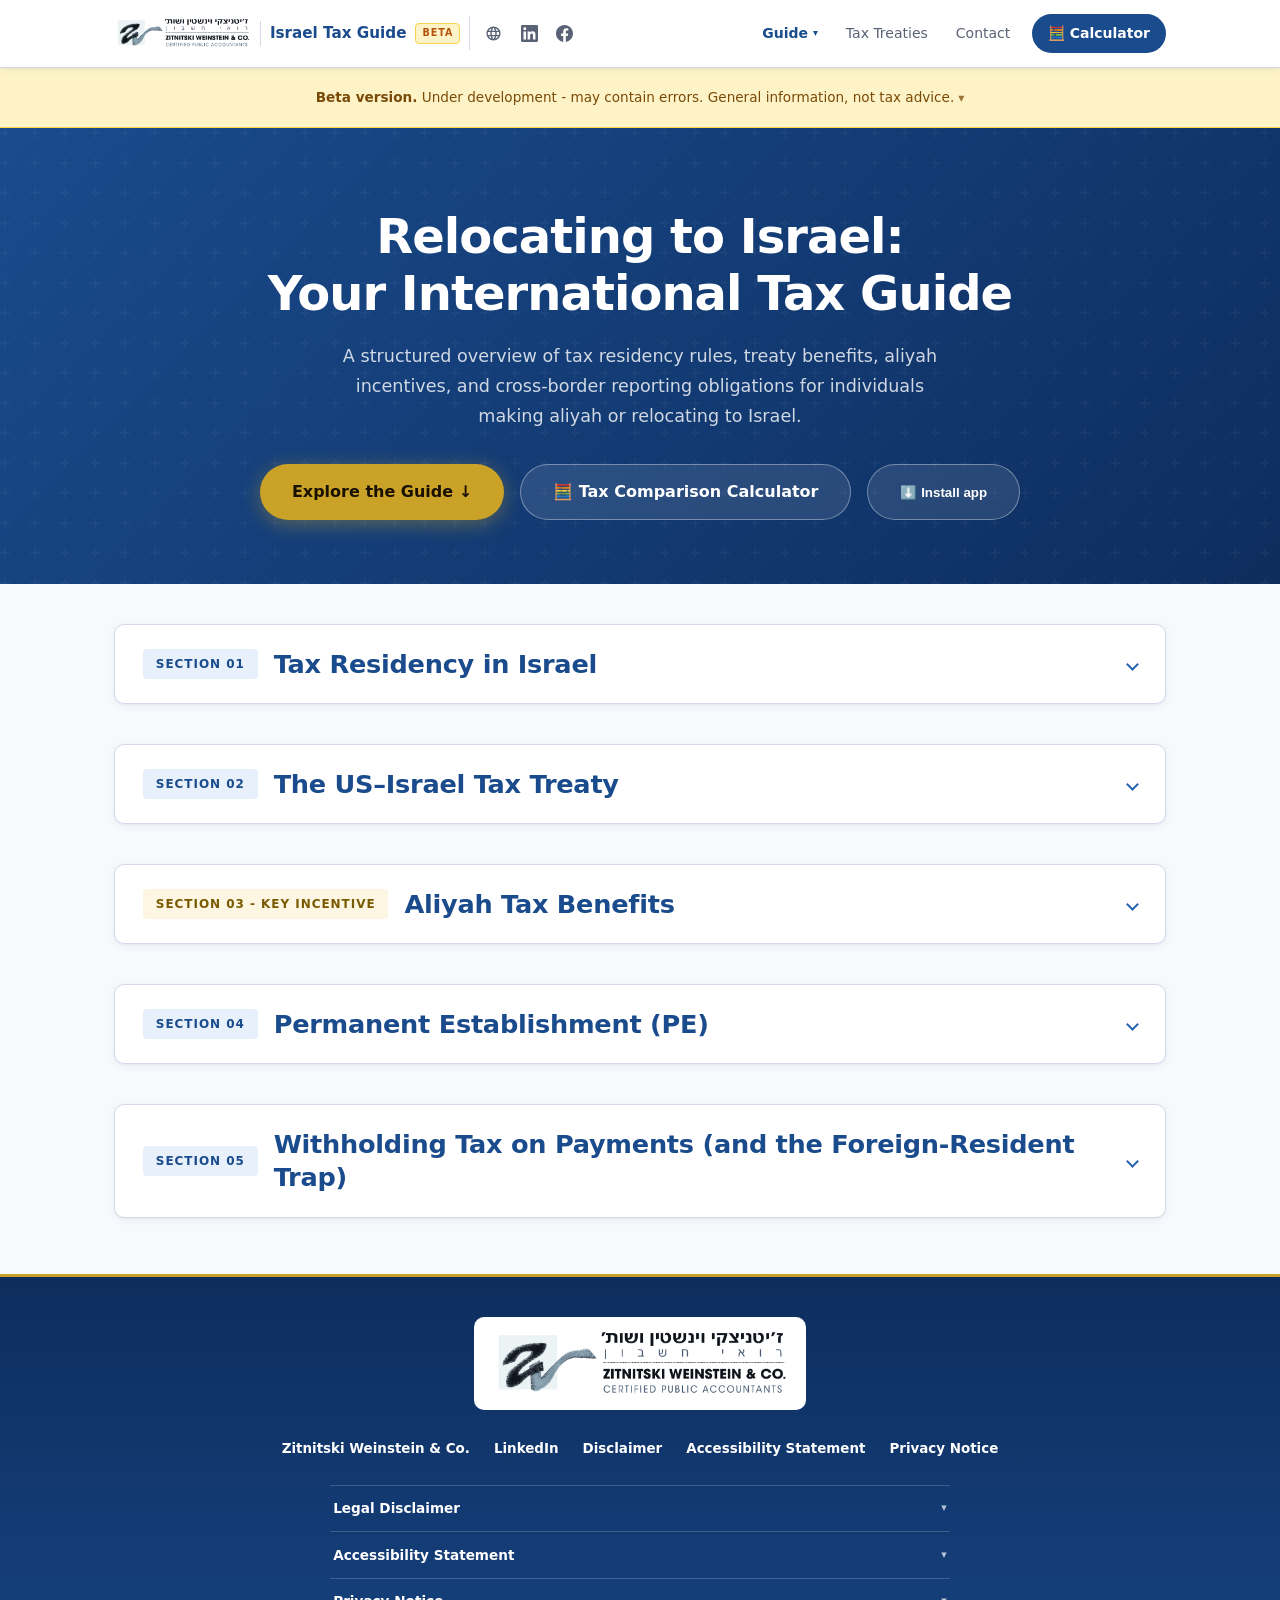
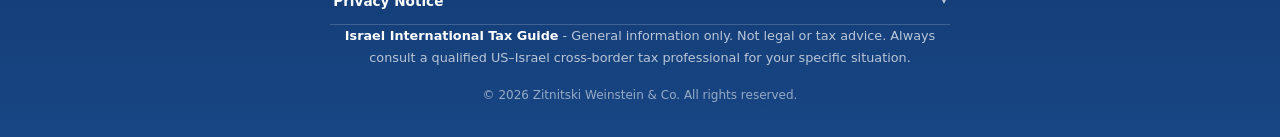
<file: index.html>
<!DOCTYPE html>
<html lang="en">
<head>
  <meta charset="UTF-8" />
  <script>
    // Frame-ancestor guard: GitHub Pages cannot set X-Frame-Options/CSP
    // frame-ancestors headers, so this page is embeddable in an iframe from
    // any origin by default. Break out of any frame whose ancestor is not on
    // the allowlist (the firm's own Wix site). Add the confirmed Wix embed
    // hostname here once known - for now only the firm's own domain is trusted.
    (function () {
      try {
        if (window.self === window.top) return;
        var ALLOWED_ANCESTORS = ['zw-co.com'];
        function hostAllowed(host) {
          return ALLOWED_ANCESTORS.some(function (d) {
            return host === d || host.slice(-(d.length + 1)) === '.' + d;
          });
        }
        var allowed = false;
        if (window.location.ancestorOrigins && window.location.ancestorOrigins.length) {
          var top = window.location.ancestorOrigins[window.location.ancestorOrigins.length - 1];
          try { allowed = hostAllowed(new URL(top).hostname); } catch (e) {}
        } else if (document.referrer) {
          try { allowed = hostAllowed(new URL(document.referrer).hostname); } catch (e) {}
        }
        if (!allowed) { window.top.location = window.self.location.href; return; }
        // Legitimately embedded - flag it so CSS can drop viewport-relative
        // sizing (e.g. body's sticky-footer min-height:100vh) that would
        // otherwise feed back into the iframe auto-resize script below.
        document.documentElement.classList.add('zwco-embedded');
      } catch (e) {
        try { window.top.location = window.self.location.href; } catch (e2) {}
      }
    })();
  </script>
  <meta name="viewport" content="width=device-width, initial-scale=1.0" />
  <meta name="description" content="An international tax guide and calculator for individuals relocating to Israel, prepared by Zitnitski Weinstein &amp; Co. General information only - not legal or tax advice." />
  <link rel="icon" href="data:image/svg+xml,%3Csvg xmlns='http://www.w3.org/2000/svg' viewBox='0 0 64 64'%3E%3Crect width='64' height='64' rx='12' fill='%231a4b8c'/%3E%3Ctext x='32' y='43' font-family='Arial, sans-serif' font-size='26' font-weight='700' fill='white' text-anchor='middle'%3EZW%3C/text%3E%3C/svg%3E" />
  <link rel="canonical" href="https://tax.zw-co.com/" />
  <meta property="og:type" content="website" />
  <meta property="og:site_name" content="Zitnitski Weinstein &amp; Co." />
  <meta property="og:url" content="https://tax.zw-co.com/" />
  <meta property="og:title" content="Relocating to Israel - International Tax Guide" />
  <meta property="og:description" content="A structured overview of tax residency rules, treaty benefits, aliyah incentives, and cross-border reporting obligations, prepared by Zitnitski Weinstein &amp; Co." />
  <!-- Absolute URL is required: LinkedIn and Facebook do not resolve relative og:image paths. -->
  <meta property="og:image" content="https://tax.zw-co.com/assets/og-guide.png" />
  <meta property="og:image:width" content="1200" />
  <meta property="og:image:height" content="630" />
  <meta property="og:image:alt" content="Zitnitski Weinstein &amp; Co. - Relocating to Israel: International Tax Guide" />
  <meta name="twitter:card" content="summary_large_image" />
  <link rel="manifest" href="manifest.json" />
  <meta name="theme-color" content="#1a4b8c" />
  <meta name="apple-mobile-web-app-capable" content="yes" />
  <meta name="apple-mobile-web-app-title" content="ZW Tax" />
  <link rel="apple-touch-icon" href="assets/icon-192.png" />
  <title>Relocating to Israel - International Tax Guide | Zitnitski Weinstein &amp; Co.</title>
  <style>
    *, *::before, *::after { box-sizing: border-box; margin: 0; padding: 0; }

    /* Token superset shared conceptually with calculator.css and
       treaty-rates.html - keep the three :root blocks in sync. */
    :root {
      --blue:        #1a4b8c;
      --blue-mid:    #2563b0;
      --blue-deep:   #0d2d5e;
      --blue-light:  #e8f0fb;
      --gold:        #c9a227;
      --gold-light:  #fdf6e3;
      --green:       #15803d;
      --green-light: #dcfce7;
      --amber:       #b45309;
      --amber-light: #fef3c7;
      --text:        #1e2330;
      --muted:       #5a6275;
      --border:      #d4dae6;
      --white:       #ffffff;
      --bg:          #f7f9fc;
      --radius:      10px;
      --shadow-sm:   0 1px 2px rgba(26,75,140,.05), 0 2px 8px  rgba(26,75,140,.06);
      --shadow:      0 2px 4px rgba(26,75,140,.05), 0 6px 24px rgba(26,75,140,.09);
      --shadow-lg:   0 4px 8px rgba(26,75,140,.06), 0 16px 48px rgba(26,75,140,.14);
    }

    html { scroll-behavior: smooth; }

    body {
      font-family: system-ui, "Segoe UI Variable Text", "Segoe UI", -apple-system, Roboto, "Helvetica Neue", Arial, sans-serif;
      background: var(--bg);
      color: var(--text);
      line-height: 1.7;
      font-size: 16px;
    }

    /* ── SKIP LINK ── */
    .skip-link {
      position: absolute; top: -3rem; left: 1rem; z-index: 200;
      background: var(--blue); color: var(--white);
      padding: .6rem 1.1rem; border-radius: 6px;
      font-size: .9rem; font-weight: 600; text-decoration: none;
      transition: top .15s;
    }
    .skip-link:focus { top: 1rem; }

    /* ── PWA APP SHELL: bottom tab bar ──────────────────────────────
       Shown on narrow screens and whenever the site is running as an
       installed app. Deliberately hidden inside the Wix iframe embed
       (the host page has its own navigation there), reusing the
       .zwco-embedded flag the frame-ancestor guard already sets. */
    .app-tabbar {
      display: none;
      /* top:auto is load-bearing: the bare `nav` rule above sets top:0 for the
         sticky header, and without resetting it a fixed element with both
         top:0 and bottom:0 stretches over the whole viewport. */
      position: fixed; inset-inline: 0; top: auto; bottom: 0; z-index: 150;
      background: var(--white); border-top: 1px solid var(--border);
      padding-bottom: env(safe-area-inset-bottom);
      box-shadow: 0 -2px 8px rgba(26,75,140,.08);
    }
    .app-tab {
      flex: 1; display: flex; flex-direction: column;
      align-items: center; justify-content: center; gap: .15rem;
      min-height: 56px; padding: .4rem .2rem;
      text-decoration: none; color: var(--muted);
      font-size: .68rem; font-weight: 600; text-align: center;
    }
    .app-tab .tab-icon { font-size: 1.15rem; line-height: 1; }
    .app-tab[aria-current="page"] { color: var(--blue); }
    .app-tab:focus-visible { outline: 3px solid rgba(37,99,176,.35); outline-offset: -3px; border-radius: 6px; }
    @media (max-width: 820px) {
      .app-tabbar { display: flex; }
      body { padding-bottom: 64px; }
    }
    @media (display-mode: standalone) {
      .app-tabbar { display: flex; }
      body { padding-bottom: 64px; }
    }
    /* Higher specificity than the media rules above - no !important needed. */
    html.zwco-embedded .app-tabbar { display: none; }
    html.zwco-embedded body { padding-bottom: 0; }

    /* ── NAV ── */
    nav {
      position: sticky; top: 0; z-index: 100;
      background: var(--white);
      border-bottom: 1px solid var(--border);
      box-shadow: var(--shadow-sm);
    }
    .nav-inner {
      max-width: 1100px; margin: 0 auto;
      display: flex; align-items: center; justify-content: space-between;
      padding: .9rem 1.5rem;
    }
    /* Brand lockup: firm logo + site name + beta marker + outbound links.
       The logo is the primary identity here; it must stay a local asset. */
    .nav-brand-group { display: flex; align-items: center; gap: .55rem; min-width: 0; }
    .nav-brand {
      text-decoration: none; display: flex; align-items: center; gap: .55rem; min-width: 0;
    }
    .nav-logo { height: 34px; width: auto; display: block; flex-shrink: 0; }
    .nav-title {
      font-weight: 700; font-size: .95rem; color: var(--blue); white-space: nowrap;
      padding-left: .55rem; border-left: 1px solid var(--border);
    }
    .beta-badge {
      flex-shrink: 0;
      background: var(--amber-light); color: var(--amber); border: 1px solid #fcd34d;
      border-radius: 4px; padding: .1rem .38rem;
      font-size: .6rem; font-weight: 800; letter-spacing: .1em; text-transform: uppercase;
    }
    .nav-social {
      display: flex; align-items: center; gap: .1rem;
      padding-left: .4rem; border-left: 1px solid var(--border);
    }
    .nav-social a {
      display: flex; align-items: center; justify-content: center;
      width: 34px; height: 34px; border-radius: 8px;
      color: var(--muted); transition: color .2s, background .2s;
    }
    .nav-social a:hover { color: var(--blue); background: var(--blue-light); }
    .nav-social svg { width: 17px; height: 17px; fill: currentColor; display: block; }

    /* ── BETA NOTICE BAR ── */
    .beta-bar {
      background: var(--amber-light); border-bottom: 1px solid #fcd34d;
      color: #7a4a08; font-size: .85rem; line-height: 1.5;
      text-align: center; padding: .65rem 1.5rem;
    }
    .beta-bar strong { font-weight: 800; }
    /* BETA NOTICE BAR - a one-line disclosure.
       It used to print its full paragraph inline, which ran to five lines on
       a phone and took a large share of the first screen. Same wording, one
       tap away. */
    .beta-bar > summary {
      padding: .55rem 1.5rem; cursor: pointer; text-align: center;
      list-style: none; display: block;
    }
    .beta-bar > summary::-webkit-details-marker { display: none; }
    .beta-bar > summary::after { content: " ▾"; font-size: .9em; opacity: .75; }
    .beta-bar[open] > summary::after { content: " ▴"; }
    .beta-bar > summary:focus-visible { outline: 2px solid var(--blue); outline-offset: -2px; }
    .beta-bar > p {
      margin: 0 auto; padding: 0 1.5rem .7rem; max-width: 60rem; text-align: start;
    }
    .nav-links {
      display: flex; align-items: center;
      gap: .25rem; list-style: none;
    }
    .nav-links a {
      text-decoration: none; color: var(--muted); font-size: .875rem;
      padding: .4rem .75rem; border-radius: 6px; transition: all .2s;
      display: block;
    }
    .nav-links a:hover, .nav-links a.active {
      color: var(--blue); background: var(--blue-light);
    }
    .nav-links a[aria-current="page"] { color: var(--blue); font-weight: 600; }

    /* "Guide" acts as a disclosure for the section index on this page. Styled to
       sit flush with the sibling links so the bar keeps one rhythm. */
    .nav-sections { position: relative; }
    .nav-sections-btn {
      display: flex; align-items: center; gap: .3rem;
      background: none; border: none; cursor: pointer; font: inherit;
      font-size: .875rem; color: var(--blue); font-weight: 600;
      padding: .4rem .75rem; border-radius: 6px; transition: all .2s;
    }
    .nav-sections-btn:hover,
    .nav-sections-btn[aria-expanded="true"] { background: var(--blue-light); }
    .nav-sections-btn .caret { font-size: .7em; transition: transform .2s; }
    .nav-sections-btn[aria-expanded="true"] .caret { transform: rotate(180deg); }
    .nav-dropdown {
      display: none; position: absolute; top: calc(100% + .4rem); left: 0;
      min-width: 210px; background: var(--white);
      border: 1px solid var(--border); border-radius: 10px;
      box-shadow: var(--shadow); padding: .4rem; list-style: none; z-index: 110;
    }
    .nav-sections.open .nav-dropdown { display: block; }
    .nav-dropdown a { display: block; white-space: nowrap; }

    /* Primary-action Calculator button */
    .nav-links a.nav-cta {
      background: var(--blue); color: var(--white); font-weight: 600;
      padding: .45rem 1rem; border-radius: 50px; margin-left: .35rem;
    }
    .nav-links a.nav-cta:hover, .nav-links a.nav-cta.active {
      background: var(--blue-mid); color: var(--white);
    }
    .nav-toggle {
      display: none; background: none; border: none;
      cursor: pointer; color: var(--blue); font-size: 1.4rem; padding: .25rem;
    }

    /* ── HERO ── */
    .hero {
      background: linear-gradient(135deg, var(--blue) 0%, var(--blue-deep) 100%);
      color: var(--white);
      padding: 5rem 1.5rem 4rem;
      text-align: center;
      position: relative; overflow: hidden;
    }
    .hero::before {
      content: '';
      position: absolute; inset: 0;
      background: url("data:image/svg+xml,%3Csvg width='60' height='60' viewBox='0 0 60 60' xmlns='http://www.w3.org/2000/svg'%3E%3Cg fill='none' fill-rule='evenodd'%3E%3Cg fill='%23ffffff' fill-opacity='0.03'%3E%3Cpath d='M36 34v-4h-2v4h-4v2h4v4h2v-4h4v-2h-4zm0-30V0h-2v4h-4v2h4v4h2V6h4V4h-4zM6 34v-4H4v4H0v2h4v4h2v-4h4v-2H6zM6 4V0H4v4H0v2h4v4h2V6h4V4H6z'/%3E%3C/g%3E%3C/g%3E%3C/svg%3E");
    }
    .hero-content { position: relative; max-width: 780px; margin: 0 auto; }
    .hero-badge {
      display: inline-flex; align-items: center; gap: .4rem;
      background: rgba(255,255,255,.12); border: 1px solid rgba(255,255,255,.2);
      border-radius: 50px; padding: .35rem 1rem;
      font-size: .8rem; letter-spacing: .05em; text-transform: uppercase;
      margin-bottom: 1.5rem; color: rgba(255,255,255,.9);
    }
    .hero h1 {
      font-size: clamp(1.8rem, 4vw, 3rem);
      font-weight: 800; line-height: 1.2; margin-bottom: 1.2rem;
      letter-spacing: -.02em;
    }
    .hero p {
      font-size: 1.1rem; color: rgba(255,255,255,.8);
      max-width: 620px; margin: 0 auto 2rem;
    }
    .hero-cta {
      display: inline-flex; align-items: center; gap: .5rem;
      background: var(--gold); color: #1a1000;
      font-weight: 700; text-decoration: none;
      padding: .85rem 2rem; border-radius: 50px;
      transition: transform .2s, box-shadow .2s;
      box-shadow: 0 4px 20px rgba(201,162,39,.4);
    }
    .hero-cta:hover { transform: translateY(-2px); box-shadow: 0 6px 28px rgba(201,162,39,.5); }
    .ai-notice {
      margin-top: 1.75rem;
      font-size: .78rem;
      color: rgba(255,255,255,.72);
      border-top: 1px solid rgba(255,255,255,.12);
      padding-top: 1rem;
      max-width: 560px;
      margin-left: auto; margin-right: auto;
    }
    .hero-cta-ghost {
      display: inline-flex; align-items: center; gap: .5rem;
      background: rgba(255,255,255,.1); color: var(--white);
      font-weight: 600; text-decoration: none;
      padding: .85rem 2rem; border-radius: 50px;
      border: 1.5px solid rgba(255,255,255,.35);
      transition: background .2s, border-color .2s;
    }
    .hero-cta-ghost:hover { background: rgba(255,255,255,.18); border-color: rgba(255,255,255,.6); }
    .hero-ctas { display: flex; gap: 1rem; justify-content: center; flex-wrap: wrap; }

    /* ── LAYOUT ── */
    .container { max-width: 1100px; margin: 0 auto; padding: 0 1.5rem; }

    /* ── SECTIONS ── */
    /* Tighter stack: closed accordions read as a table of contents; the open
       section dominates via shadow (see .section-acc[open]). */
    .section {
      padding: 1.25rem 1.5rem;
    }
    .section:first-of-type { padding-top: 2.5rem; }
    .section:last-of-type  { padding-bottom: 3.5rem; }
    /* Offset anchor landings so section headers clear the sticky nav (~57px tall) */
    .section { scroll-margin-top: 70px; }

    .section-header { text-align: center; margin-bottom: 3rem; }
    .section-tag {
      display: inline-block;
      background: var(--blue-light); color: var(--blue);
      font-size: .75rem; font-weight: 700; letter-spacing: .08em;
      text-transform: uppercase; padding: .3rem .8rem;
      border-radius: 4px; margin-bottom: .8rem;
    }
    .section-tag.gold { background: var(--gold-light); color: #7a5a00; }
    .section-header h2 {
      font-size: clamp(1.5rem, 3vw, 2.2rem);
      font-weight: 800; color: var(--blue); margin-bottom: .75rem;
      letter-spacing: -.01em;
    }
    /* Mid-tier heading for sub-topics inside section bodies */
    h2.subsection-title {
      font-size: 1.35rem; font-weight: 700; color: var(--blue);
      letter-spacing: -.01em;
    }
    .section-header p { color: var(--muted); max-width: 640px; margin: 0 auto; }

    /* ── SECTION ACCORDION (native details/summary) ── */
    .section-acc {
      max-width: 1100px; margin: 0 auto;
      background: var(--white);
      border: 1px solid var(--border);
      border-radius: var(--radius);
      box-shadow: var(--shadow-sm);
      overflow: hidden;
      transition: box-shadow .2s, border-color .2s;
    }
    .section-acc:hover { border-color: #b9c8e0; }
    .section-acc[open] { box-shadow: var(--shadow-lg); border-color: #b9c8e0; }
    .section-summary {
      list-style: none; cursor: pointer;
      display: flex; align-items: center; gap: 1rem;
      padding: 1.4rem 1.75rem;
      transition: background .2s;
    }
    .section-summary::-webkit-details-marker { display: none; }
    .section-summary::marker { content: ""; }
    .section-summary:hover { background: var(--blue-light); }
    .section-summary:focus-visible { outline: 3px solid rgba(37,99,176,.35); outline-offset: -3px; }
    .section-summary .section-tag { margin-bottom: 0; }
    .summary-title {
      flex: 1; margin: 0;
      font-size: clamp(1.2rem, 2.4vw, 1.6rem);
      font-weight: 800; color: var(--blue); line-height: 1.3;
      letter-spacing: -.01em;
    }
    .summary-chevron {
      width: 9px; height: 9px; flex-shrink: 0;
      border-right: 2.5px solid var(--blue-mid);
      border-bottom: 2.5px solid var(--blue-mid);
      transform: rotate(45deg);
      transition: transform .3s;
    }
    .section-acc[open] .summary-chevron { transform: rotate(225deg); }
    .section-acc[open] .section-summary { border-bottom: 1px solid var(--border); }
    .section-acc-body { padding: 1.75rem; }
    /* Lone intro paragraph (the tag + h2 moved up to the summary) needs less air below */
    .section-acc-body .section-header { margin-bottom: 1.75rem; }
    @media (max-width: 600px) {
      .section-summary  { padding: 1.1rem 1.25rem; gap: .75rem; }
      .section-acc-body { padding: 1.5rem 1.25rem; }
    }
    /* Content inside an open accordion is always shown (reveal animates on scroll only) */
    .section-acc[open] .reveal { opacity: 1; transform: none; }

    /* ── CARDS ── */
    .cards {
      display: grid;
      grid-template-columns: repeat(auto-fit, minmax(280px, 1fr));
      gap: 1.5rem; max-width: 1100px; margin: 0 auto;
    }
    .card {
      background: var(--white); border: 1px solid var(--border);
      border-radius: var(--radius); padding: 1.75rem;
      box-shadow: var(--shadow-sm); transition: transform .2s, box-shadow .2s;
    }
    /* No lift on hover - cards aren't links, motion would imply clickability */
    .card:hover { box-shadow: var(--shadow); border-color: #b9c8e0; }
    .card-icon {
      width: 46px; height: 46px; border-radius: 10px;
      display: flex; align-items: center; justify-content: center;
      font-size: 1.3rem; margin-bottom: 1rem;
      background: linear-gradient(135deg, var(--blue-light) 0%, #d6e4f7 100%);
      color: var(--blue);
      box-shadow: inset 0 1px 0 rgba(255,255,255,.8), 0 1px 3px rgba(26,75,140,.08);
    }
    .card-icon.gold { background: linear-gradient(135deg, var(--gold-light) 0%, #f5e9c3 100%); }
    .card h3 { font-size: 1.05rem; font-weight: 700; margin-bottom: .5rem; color: var(--blue); }
    .card p  { font-size: .92rem; color: var(--muted); }

    /* ── ACCORDION ── */
    .accordion { max-width: 800px; margin: 0 auto; }
    .accordion-item {
      border: 1px solid var(--border); border-radius: var(--radius);
      margin-bottom: .75rem; overflow: hidden;
    }
    .accordion-trigger {
      width: 100%; background: var(--white);
      border: none; cursor: pointer;
      display: flex; align-items: center; justify-content: space-between;
      padding: 1.1rem 1.5rem; text-align: left;
      font-size: 1rem; font-weight: 600; color: var(--text);
      transition: background .2s;
    }
    .accordion-trigger:hover { background: var(--blue-light); }
    .accordion-trigger.open { background: var(--blue-light); color: var(--blue); }
    .accordion-icon { font-size: 1.1rem; transition: transform .3s; flex-shrink: 0; }
    .accordion-trigger.open .accordion-icon { transform: rotate(45deg); }
    .accordion-body {
      max-height: 0; overflow: hidden;
      transition: max-height .35s ease, padding .35s ease;
      padding: 0 1.5rem;
      font-size: .94rem; color: var(--muted); line-height: 1.8;
    }
    .accordion-body.open { max-height: 600px; padding: 1rem 1.5rem 1.25rem; }
    .accordion-body ul { padding-left: 1.25rem; margin-top: .5rem; }
    .accordion-body li { margin-bottom: .4rem; }
    .accordion-body strong { color: var(--text); }

    /* ── COLLAPSE-FROM-BOTTOM CONTROL (injected by JS into each open section) ── */
    .collapse-btn {
      display: inline-flex; align-items: center; gap: .4rem;
      background: transparent; border: 1px solid var(--border);
      color: var(--blue); cursor: pointer;
      font: inherit; font-size: .85rem; font-weight: 600;
      padding: .45rem .9rem; border-radius: var(--radius);
      transition: background .2s, border-color .2s, color .2s;
    }
    .collapse-btn:hover { background: var(--blue-light); border-color: var(--blue-mid); color: var(--blue-mid); }
    .collapse-btn:focus-visible { outline: 3px solid rgba(37,99,176,.35); outline-offset: 2px; }
    .collapse-btn .collapse-arrow { font-size: 1rem; line-height: 1; }
    /* In a section accordion: sits below the section content, right-aligned. */
    .section-acc-body > .collapse-btn { margin-top: 2rem; }
    /* In a FAQ answer: smaller top gap to stay snug under the answer text. */
    .accordion-body > .collapse-btn { margin-top: 1rem; }

    /* ── TWO-COL INFO ── */
    .two-col {
      display: grid;
      grid-template-columns: 1fr 1fr;
      gap: 2.5rem; max-width: 1000px; margin: 0 auto;
      align-items: start;
    }
    @media (max-width: 680px) { .two-col { grid-template-columns: 1fr; } }
    .info-block h3 {
      font-size: 1.1rem; font-weight: 700; color: var(--blue);
      margin-bottom: .75rem; padding-bottom: .5rem;
      border-bottom: 2px solid var(--blue-light);
    }
    .info-block ul { list-style: none; padding: 0; }
    .info-block li {
      display: flex; gap: .7rem; align-items: flex-start;
      font-size: .93rem; color: var(--muted);
      padding: .45rem 0; border-bottom: 1px solid var(--border);
    }
    .info-block li:last-child { border-bottom: none; }
    .info-block li .dot {
      width: 8px; height: 8px; border-radius: 50%;
      background: var(--blue-mid); flex-shrink: 0; margin-top: .45rem;
    }
    .info-block li .dot.gold { background: var(--gold); }

    /* ── TIMELINE ── */
    .timeline { max-width: 700px; margin: 0 auto; position: relative; }
    .timeline::before {
      content: ''; position: absolute; left: 22px; top: 0; bottom: 0;
      width: 2px; background: var(--border);
    }
    .timeline-item {
      display: flex; gap: 1.25rem; margin-bottom: 1.75rem; position: relative;
    }
    .timeline-dot {
      width: 46px; height: 46px; border-radius: 50%; flex-shrink: 0;
      background: var(--blue); color: var(--white);
      display: flex; align-items: center; justify-content: center;
      font-weight: 700; font-size: .85rem; z-index: 1;
      box-shadow: 0 0 0 4px var(--bg);
    }
    .timeline-dot.gold { background: var(--gold); color: #1a1000; }
    .timeline-content { padding-top: .6rem; }
    .timeline-content h3 {
      font-size: 1rem; font-weight: 700; color: var(--text); margin-bottom: .3rem;
    }
    .timeline-content p { font-size: .9rem; color: var(--muted); }

    /* ── HIGHLIGHT BOX ── */
    .highlight-box {
      background: linear-gradient(135deg, var(--blue) 0%, var(--blue-deep) 100%);
      border-radius: var(--radius); padding: 2.5rem;
      color: var(--white); max-width: 900px; margin: 2.5rem auto 0;
      display: grid; grid-template-columns: 1fr auto;
      gap: 2rem; align-items: center;
    }
    @media (max-width: 600px) { .highlight-box { grid-template-columns: 1fr; } }
    .highlight-box h3 { font-size: 1.35rem; margin-bottom: .5rem; }
    .highlight-box p  { color: rgba(255,255,255,.8); font-size: .95rem; }
    .highlight-stat {
      text-align: center; white-space: nowrap;
      background: rgba(255,255,255,.1); border-radius: 8px;
      padding: 1.2rem 1.8rem;
    }
    .highlight-stat .num {
      font-size: 2.5rem; font-weight: 800; color: var(--gold); line-height: 1;
    }
    .highlight-stat .label { font-size: .8rem; color: rgba(255,255,255,.7); margin-top: .25rem; }

    /* ── DISCLAIMER ── */
    .disclaimer {
      background: #fff8e6; border: 1px solid #e6d090;
      border-radius: var(--radius); padding: 1.75rem 2rem;
      max-width: 900px; margin: 0 auto;
      display: flex; gap: 1.25rem; align-items: flex-start;
    }
    .disclaimer-icon { font-size: 1.8rem; flex-shrink: 0; }
    .disclaimer h3 { font-size: 1rem; font-weight: 700; color: #7a5a00; margin-bottom: .4rem; }
    .disclaimer p  { font-size: .88rem; color: #6b5000; line-height: 1.7; }

    /* ── FOOTER ── */
    footer {
      background: linear-gradient(180deg, var(--blue-deep) 0%, var(--blue) 120%);
      color: rgba(255,255,255,.82);
      text-align: center; padding: 2.5rem 1.5rem 2rem;
      font-size: .84rem;
      border-top: 3px solid var(--gold);
    }
    footer strong { color: var(--white); }
    footer a { color: var(--white); text-decoration: none; text-underline-offset: 3px; }
    footer a:hover { text-decoration: underline; }
    /* The footer link row is a <nav>, so it was inheriting the sticky white
       header rule above - a white bar across the dark footer with white text
       on it, effectively invisible. Reset every property that rule sets. */
    .footer-links {
      display: flex; flex-wrap: wrap; justify-content: center;
      gap: .35rem 1.5rem; margin: 1.25rem 0 1rem; font-weight: 600;
      background: none; position: static; top: auto; z-index: auto;
      box-shadow: none; border: 0;
    }
    .footer-legal { color: rgba(255,255,255,.7); font-size: .8rem; max-width: 620px; margin: 0 auto .35rem; }
    .footer-copy  { color: rgba(255,255,255,.55); font-size: .75rem; margin-top: 1rem; }
    /* Full logo is dark multi-tone artwork - white card for contrast on the blue footer */
    .footer-logo-full-link { display: inline-block; margin-top: 1.25rem; background: var(--white); padding: .6rem 1rem; border-radius: 10px; }
    .footer-logo-full { display: block; width: auto; height: auto; max-width: min(300px, 75vw); max-height: 110px; }

    /* ── RESPONSIVE NAV ── */
    @media (max-width: 820px) {
      .nav-links { display: none; flex-direction: column; align-items: stretch;
        position: absolute; top: 100%; left: 0; right: 0; background: var(--white);
        border-bottom: 1px solid var(--border); padding: .75rem 1rem;
        box-shadow: var(--shadow); gap: .15rem; }
      .nav-links.open { display: flex; }
      .nav-toggle { display: block; }
      /* Inside the ☰ panel the disclosure flattens into a plain list - no
         nested popover on a touch screen. */
      .nav-sections-btn { display: none; }
      .nav-dropdown { display: block; position: static; min-width: 0;
        border: none; box-shadow: none; padding: 0; }
      /* The bottom tabbar already carries Guide/Calculator/Treaties/Contact at
         this width, so hide those duplicates and let ☰ be purely the section
         index. In the Wix embed there is no tabbar, so they stay. */
      html:not(.zwco-embedded) .nav-links .nav-x { display: none; }
      .nav-links a.nav-cta { border-radius: 8px; margin-left: 0; text-align: center; }
      /* Outbound icons drop out of the crowded mobile bar - the footer keeps them */
      .nav-social { display: none; }
    }
    @media (max-width: 600px) {
      /* The site name drops out, which frees the width the logo needs. At 28px
         the Hebrew line and the "CERTIFIED PUBLIC ACCOUNTANTS" line rendered
         about 4px tall - below legibility. */
      .nav-title { display: none; }
      .nav-logo { height: 44px; }
      .nav-inner { padding: .6rem 1rem; }
    }
    @media (max-width: 360px) { .nav-logo { height: 38px; } }

    /* ── SCROLL REVEAL ── */
    .reveal { opacity: 0; transform: translateY(24px); transition: opacity .5s, transform .5s; }
    .reveal.visible { opacity: 1; transform: none; }

    /* ── FOCUS VISIBILITY & MOTION PREFERENCES ── */
    a:focus-visible, button:focus-visible, summary:focus-visible {
      outline: 3px solid rgba(37,99,176,.45); outline-offset: 2px; border-radius: 4px;
    }
    .hero a:focus-visible, footer a:focus-visible {
      outline-color: rgba(255,255,255,.75);
    }
    @media (prefers-reduced-motion: reduce) {
      html { scroll-behavior: auto; }
      *, *::before, *::after {
        animation-duration: .01ms !important;
        transition-duration: .01ms !important;
      }
      .reveal { opacity: 1; transform: none; }
      .hero-cta:hover { transform: none; }
    }

    /* ── NOTICES, IN THE FOOTER ─────────────────────────────────────────
       Disclaimer, accessibility and privacy are apparatus, not content, so
       they live down here rather than in the guide's run of sections. The
       footer links point at these ids, and the script at the foot of the page
       opens the targeted one on arrival. */
    .footer-notices {
      max-width: 620px; margin: 1.5rem auto 0; text-align: start;
    }
    .footer-notice { border-top: 1px solid rgba(255,255,255,.18); }
    .footer-notice:last-of-type { border-bottom: 1px solid rgba(255,255,255,.18); }
    .footer-notice > summary {
      cursor: pointer; padding: .7rem .2rem; font-size: .85rem; font-weight: 600;
      color: var(--white); list-style: none; display: flex;
      justify-content: space-between; align-items: center; gap: 1rem;
    }
    .footer-notice > summary::-webkit-details-marker { display: none; }
    .footer-notice > summary::after { content: "▾"; font-size: .8em; opacity: .7; }
    .footer-notice[open] > summary::after { content: "▴"; }
    .footer-notice > summary:focus-visible {
      outline: 2px solid rgba(255,255,255,.7); outline-offset: 2px;
    }
    /* Briefly mark the notice a link just opened, so it is obvious which one
       the visitor was sent to. */
    .footer-notice:target > summary { color: var(--gold); }
    .footer-notice-body {
      padding: 0 .2rem 1rem; font-size: .82rem; line-height: 1.65;
      color: rgba(255,255,255,.82);
    }
    /* The notice bodies were written for a light page; neutralise the light
       panel styling they carry so they read on the dark footer. */
    .footer-notice-body .disclaimer {
      background: rgba(255,255,255,.06); border-color: rgba(255,255,255,.18);
      padding: .9rem 1rem; gap: .8rem; box-shadow: none;
    }
    .footer-notice-body .disclaimer-icon { font-size: 1.2rem; }
    .footer-notice-body h3 {
      color: var(--white); font-size: .92rem; margin-bottom: .4rem;
    }
    .footer-notice-body p { color: rgba(255,255,255,.82); font-size: .82rem; }
    .footer-notice-body a { color: var(--white); text-decoration: underline; }
    .footer-notice-body strong { color: var(--white); }

    /* ── PHONE ──────────────────────────────────────────────────────────
       The hero alone filled the first screen, so the guide opened with no
       guide in view. */
    @media (max-width: 700px) {
      .beta-bar { font-size: .78rem; padding: .5rem 1rem; text-align: start; }
      .hero { padding: 2rem 1.2rem 1.8rem; }
      .hero h1 { font-size: 1.85rem; line-height: 1.18; }
      .hero-sub { font-size: .95rem; }
      .hero-badge { font-size: .68rem; padding: .25rem .7rem; margin-bottom: .7rem; }
      .hero-ctas { gap: .6rem; }
      .section { padding-block: 1.75rem; }
      .section-summary { padding: .9rem 1.1rem; }
      .summary-title { font-size: 1.1rem; }
      .footer-notices { margin-top: 1rem; }
    }

    /* ── MICRO-POLISH ── */
    ::selection { background: var(--blue-mid); color: var(--white); }
  </style>
  <script>
    // Runs before the body parses. A RELOAD should land at the top with every
    // section collapsed - but a fragment that arrived from a link (the footer
    // notice links on the other pages, a shared URL, a bookmark) has to be
    // honoured, or the visitor is dropped at the top of the guide with no clue
    // where the thing they clicked went. So strip the fragment only when this
    // is genuinely a reload, rather than on every load.
    try { if ('scrollRestoration' in history) history.scrollRestoration = 'manual'; } catch (e) {}
    (function () {
      var isReload = false;
      try {
        var nav = performance.getEntriesByType('navigation')[0];
        isReload = nav ? nav.type === 'reload'
                       : (performance.navigation && performance.navigation.type === 1);
      } catch (e) {}
      if (isReload && location.hash) {
        try { history.replaceState(null, document.title, location.href.split('#')[0]); } catch (e) {}
      }
    })();
  </script>
</head>
<body>
<a href="#main-content" class="skip-link">Skip to main content</a>

<!-- NAV -->
<nav>
  <div class="nav-inner">
    <div class="nav-brand-group">
      <a href="#" class="nav-brand">
        <img src="assets/zwco-logo-full.png" alt="Zitnitski Weinstein &amp; Co." class="nav-logo" />
        <span class="nav-title">Israel Tax Guide</span>
      </a>
      <span class="beta-badge">Beta</span>
      <span class="nav-social">
        <a href="https://www.zw-co.com/eng" target="_blank" rel="noopener noreferrer" aria-label="Firm website (opens in a new tab)" title="Firm website">
          <svg viewBox="0 0 24 24" aria-hidden="true"><path d="M12 2a10 10 0 1 0 0 20 10 10 0 0 0 0-20zm6.93 6h-2.95a15.65 15.65 0 0 0-1.38-3.56A8.03 8.03 0 0 1 18.93 8zM12 4.04c.83 1.2 1.48 2.53 1.91 3.96h-3.82c.43-1.43 1.08-2.76 1.91-3.96zM4.26 14A7.82 7.82 0 0 1 4 12c0-.69.1-1.36.26-2h3.38a16.5 16.5 0 0 0 0 4H4.26zm.81 2h2.95c.32 1.25.78 2.45 1.38 3.56A7.99 7.99 0 0 1 5.07 16zm2.95-8H5.07a7.99 7.99 0 0 1 4.33-3.56A15.65 15.65 0 0 0 8.02 8zM12 19.96c-.83-1.2-1.48-2.53-1.91-3.96h3.82c-.43 1.43-1.08 2.76-1.91 3.96zM14.34 14H9.66a14.5 14.5 0 0 1 0-4h4.68a14.5 14.5 0 0 1 0 4zm.25 5.56c.6-1.11 1.06-2.31 1.38-3.56h2.95a7.99 7.99 0 0 1-4.33 3.56zM16.36 14a16.5 16.5 0 0 0 0-4h3.38c.16.64.26 1.31.26 2s-.1 1.36-.26 2h-3.38z"/></svg>
        </a>
        <a href="https://www.linkedin.com/company/zitnitski-weinstein-&amp;-co-certified-public-accountants/" target="_blank" rel="noopener noreferrer" aria-label="LinkedIn (opens in a new tab)" title="LinkedIn">
          <svg viewBox="0 0 24 24" aria-hidden="true"><path d="M20.45 20.45h-3.56v-5.57c0-1.33-.02-3.04-1.85-3.04-1.85 0-2.14 1.45-2.14 2.94v5.67H9.35V9h3.41v1.56h.05c.48-.9 1.63-1.85 3.37-1.85 3.6 0 4.27 2.37 4.27 5.46v6.28zM5.34 7.43a2.06 2.06 0 1 1 0-4.13 2.06 2.06 0 0 1 0 4.13zM7.12 20.45H3.56V9h3.56v11.45zM22.22 0H1.77C.79 0 0 .77 0 1.72v20.56C0 23.23.79 24 1.77 24h20.45c.98 0 1.78-.77 1.78-1.72V1.72C24 .77 23.2 0 22.22 0z"/></svg>
        </a>
        <a href="https://www.facebook.com/ZWCPA/" target="_blank" rel="noopener noreferrer" aria-label="Facebook (opens in a new tab)" title="Facebook">
          <svg viewBox="0 0 24 24" aria-hidden="true"><path d="M24 12.07C24 5.4 18.63 0 12 0S0 5.4 0 12.07C0 18.1 4.39 23.1 10.13 24v-8.44H7.08v-3.49h3.05V9.41c0-3.02 1.79-4.69 4.53-4.69 1.31 0 2.69.24 2.69.24v2.97h-1.51c-1.49 0-1.96.93-1.96 1.89v2.25h3.33l-.53 3.49h-2.8V24C19.61 23.1 24 18.1 24 12.07z"/></svg>
        </a>
      </span>
    </div>
    <ul class="nav-links" id="navLinks">
      <!-- On the guide itself, "Guide" doubles as the section index: same slot,
           same order, same label as every other page, but it opens the
           sub-topics instead of navigating to the page you are already on. -->
      <!-- Deliberately NOT .nav-x: the bottom tabbar carries the cross-page
           links but has no section index, so this one must survive on mobile. -->
      <li class="nav-sections">
        <button type="button" class="nav-sections-btn" id="navSectionsBtn"
                aria-expanded="false" aria-controls="navSectionsMenu" aria-current="page">
          Guide <span class="caret" aria-hidden="true">▾</span>
        </button>
        <ul class="nav-dropdown" id="navSectionsMenu" aria-label="Guide sections">
          <li><a href="#residency">Residency</a></li>
          <li><a href="#treaty">US-Israel Treaty</a></li>
          <li><a href="#aliyah">Aliyah Benefits</a></li>
          <li><a href="#establishment">Establishment</a></li>
          <li><a href="#withholding">Withholding</a></li>
        </ul>
      </li>
      <li class="nav-x"><a href="treaty-rates.html">Tax Treaties</a></li>
      <li class="nav-x"><a href="contact.html">Contact</a></li>
      <li class="nav-x"><a href="calculator.html" class="nav-cta">🧮 Calculator</a></li>
    </ul>
    <button class="nav-toggle" id="navToggle" aria-label="Toggle menu" aria-expanded="false">☰</button>
  </div>
</nav>

<main id="main-content">

<details class="beta-bar">
  <summary><strong>Beta version.</strong> <span class="beta-short">Under development - may contain errors. General information, not tax advice.</span></summary>
  <p>This guide is still under development and may contain errors or incomplete information. It is general information only - not tax or legal advice. Please verify anything you intend to rely on with a qualified professional.</p>
</details>

<!-- HERO -->
<header class="hero">
  <div class="hero-content">
    <h1>Relocating to Israel:<br>Your International Tax Guide</h1>
    <p>A structured overview of tax residency rules, treaty benefits, aliyah incentives, and cross-border reporting obligations for individuals making aliyah or relocating to Israel.</p>
    <div class="hero-ctas">
      <a href="#residency" id="exploreCta" class="hero-cta">Explore the Guide ↓</a>
      <a href="calculator.html" class="hero-cta-ghost">🧮 Tax Comparison Calculator</a>
      <button type="button" id="installBtn" class="hero-cta-ghost" hidden>⬇️ Install app</button>
    </div>
  </div>
</header>


<!-- ── SECTION 1: RESIDENCY ── -->
<section class="section" id="residency">
  <div class="container">
    <details class="section-acc">
      <summary class="section-summary">
        <span class="section-tag">Section 01</span>
        <h2 class="summary-title">Tax Residency in Israel</h2>
        <span class="summary-chevron" aria-hidden="true"></span>
      </summary>
      <div class="section-acc-body">
        <div class="section-header reveal">
          <p>Israel uses a <strong>residency-based</strong> tax system, meaning tax liability hinges on where you are a "resident" rather than solely on citizenship.</p>
        </div>

        <div class="two-col reveal">
          <div class="info-block">
            <h3>Primary Test - Center of Life</h3>
            <ul>
              <li><span class="dot"></span>Your permanent home is in Israel</li>
              <li><span class="dot"></span>Family (spouse, minor children) reside in Israel</li>
              <li><span class="dot"></span>Regular or permanent place of business in Israel</li>
              <li><span class="dot"></span>Active economic and social interests in Israel</li>
              <li><span class="dot"></span>You intend to remain in Israel permanently</li>
            </ul>
          </div>
          <div class="info-block">
            <h3>Presumptive Day-Count Rules</h3>
            <ul>
              <li><span class="dot"></span><strong>183+ days</strong> in Israel in a tax year → presumed resident</li>
              <li><span class="dot"></span><strong>30+ days</strong> in the current tax year <em>and</em> 425+ days combined across the current and two preceding tax years → presumed resident</li>
              <li><span class="dot"></span>Presumptions are rebuttable if your center of life remains abroad</li>
              <li><span class="dot"></span>Israel's tax year follows the calendar year (Jan 1 – Dec 31)</li>
              <li><span class="dot"></span>Partial-year residency triggers split-year treatment</li>
            </ul>
          </div>
        </div>

        <div class="highlight-box reveal" style="margin-top:2.5rem">
          <div>
            <h3>Worldwide Income Scope</h3>
            <p>Once you become an Israeli tax resident, Israel taxes your <strong>worldwide income</strong> - including foreign salaries, dividends, rental income, capital gains, and business profits earned anywhere on the globe. Non-residents are taxed only on Israeli-source income.</p>
          </div>
          <div class="highlight-stat">
            <div class="num">50%</div>
            <div class="label">Top marginal<br>income tax rate</div>
          </div>
        </div>
      </div>
    </details>
  </div>
</section>


<!-- ── SECTION 2: US–ISRAEL TREATY ── -->
<section class="section" id="treaty">
  <div class="container">
    <details class="section-acc">
      <summary class="section-summary">
        <span class="section-tag">Section 02</span>
        <h2 class="summary-title">The US–Israel Tax Treaty</h2>
        <span class="summary-chevron" aria-hidden="true"></span>
      </summary>
      <div class="section-acc-body">
        <div class="section-header reveal">
          <p>The United States and Israel signed an income tax treaty in <strong>1975</strong> (amended by protocols in 1980 and 1993, and in force since January 1, 1995), providing relief from double taxation on many categories of income.</p>
        </div>

        <div class="cards reveal">
          <div class="card">
            <div class="card-icon">💼</div>
            <h3>Employment &amp; Business Income</h3>
            <p>Salary earned while working in one country is generally taxed only in that country. Short-term assignments (under 183 days, paid by non-resident employer) may remain taxable only in the home country.</p>
          </div>
          <div class="card">
            <div class="card-icon">📈</div>
            <h3>Dividends</h3>
            <p>Reduced withholding rates apply: generally <strong>12.5%</strong> for qualifying corporate shareholders and <strong>25%</strong> for individual shareholders, down from standard rates, subject to the treaty's conditions and holding requirements. Foreign tax credits offset residual liability.</p>
          </div>
          <div class="card">
            <div class="card-icon">🏦</div>
            <h3>Interest &amp; Royalties</h3>
            <p>Cross-border interest is generally subject to a treaty withholding rate capped at <strong>17.5%</strong> (US–Israel Tax Treaty, Article 13), reduced to <strong>10%</strong> for interest on loans from banks, savings institutions, and insurance companies, subject to the treaty's conditions and exceptions. Royalties for the use of intellectual property are also subject to reduced treaty rates to prevent double taxation. For withholding rates under Israel's other income tax treaties, see our <a href="treaty-rates.html">full treaty rates reference table</a>.</p>
          </div>
          <div class="card">
            <div class="card-icon">🏠</div>
            <h3>Real Property</h3>
            <p>Gains from the sale of real property situated in Israel (or the US) may be taxed in the country where the property is located. Both countries retain taxing rights; foreign tax credits typically eliminate double tax.</p>
          </div>
          <div class="card">
            <div class="card-icon">🎓</div>
            <h3>Students &amp; Researchers</h3>
            <p>Individuals present in Israel (or the US) for education or training may be exempt from host-country tax on grants, scholarships, and allowances received from abroad for a limited period.</p>
          </div>
          <div class="card">
            <div class="card-icon">⚠️</div>
            <h3>US Citizenship Override</h3>
            <p>The US taxes its citizens and green-card holders on worldwide income regardless of residence. The treaty does not override this obligation - dual-filers must still file US returns annually.</p>
          </div>
        </div>

        <div class="accordion reveal" style="margin-top:2.5rem">
          <div class="accordion-item">
            <button class="accordion-trigger">What is the Saving Clause and why does it matter?<span class="accordion-icon">+</span></button>
            <div class="accordion-body">
              <p>The <strong>Saving Clause</strong> (Article 6(3) of the US–Israel treaty) allows the US to tax its citizens and residents as if the treaty did not exist. This means many treaty benefits are effectively unavailable to US citizens living in Israel. Exceptions exist for certain provisions (e.g., relief from Israeli double taxation, certain pension rules), but the general rule is that US citizens cannot use the treaty to escape US tax obligations.</p>
            </div>
          </div>
          <div class="accordion-item">
            <button class="accordion-trigger">How does the Foreign Tax Credit work in practice?<span class="accordion-icon">+</span></button>
            <div class="accordion-body">
              <p>US citizens in Israel can claim a <strong>Foreign Tax Credit (FTC)</strong> on Form 1116 for Israeli taxes paid on the same income. Because Israel's top rates often exceed US rates, the FTC frequently eliminates (or substantially reduces) residual US tax on Israeli-source income. However, FTC calculations involve complex "baskets" (passive, general, etc.) and excess credits cannot always be used in the same year.</p>
              <ul>
                <li>Passive income (dividends, interest, royalties) is tracked in the passive basket</li>
                <li>General limitation income (wages, business income) uses the general basket</li>
                <li>Excess credits can generally be carried back 1 year or forward 10 years</li>
                <li>The Foreign Earned Income Exclusion (FEIE) is an alternative but cannot be combined with FTC on the same income</li>
              </ul>
            </div>
          </div>
          <div class="accordion-item">
            <button class="accordion-trigger">Are Israeli pensions protected under the treaty?<span class="accordion-icon">+</span></button>
            <div class="accordion-body">
              <p>The treaty includes provisions addressing pensions and social security. Israeli National Insurance Institute (Bituach Leumi) payments and Israeli pension distributions may receive favourable treatment under the treaty. However, the interaction with US Social Security treaties and FBAR/FATCA reporting requirements for Israeli pension plans (e.g., Kupat Gemel, Keren Hishtalmut) is complex and requires professional guidance.</p>
            </div>
          </div>
          <div class="accordion-item">
            <button class="accordion-trigger">Is there an estate &amp; gift tax treaty between the US and Israel?<span class="accordion-icon">+</span></button>
            <div class="accordion-body">
              <p>The US–Israel tax treaty covers <strong>income taxes only</strong>. There is currently no separate estate and gift tax treaty between the two countries. US citizens and green-card holders remain subject to US estate and gift tax rules on worldwide assets. Israel imposes no inheritance tax, but property transfers may trigger Israeli capital gains tax or other levies.</p>
            </div>
          </div>
        </div>
      </div>
    </details>
  </div>
</section>


<!-- ── SECTION 3: ALIYAH BENEFITS ── -->
<section class="section" id="aliyah">
  <div class="container">
    <details class="section-acc">
      <summary class="section-summary">
        <span class="section-tag gold">Section 03 - Key Incentive</span>
        <h2 class="summary-title">Aliyah Tax Benefits</h2>
        <span class="summary-chevron" aria-hidden="true"></span>
      </summary>
      <div class="section-acc-body">
        <div class="section-header reveal">
          <p>Israel's Income Tax Ordinance - together with a newly enacted temporary budget provision - provides extraordinary tax relief to new immigrants (<em>olim chadashim</em>) and returning residents (<em>toshavim chozrim</em>) as an incentive for aliyah. Two distinct benefits are described below: a long-standing 10-year exemption on foreign-source income, and a new, time-limited exemption on Israeli-source earned income for individuals arriving in the November 2025–December 2026 window.</p>
        </div>

        <div class="highlight-box reveal">
          <div>
            <h3>The 10-Year Foreign Income Exemption</h3>
            <p>Under Sections 14 and 97(b) of the Israeli Income Tax Ordinance, a new immigrant or certain returning residents are <strong>fully exempt from Israeli tax on all foreign-source income and capital gains</strong> for a period of 10 years from the date of becoming an Israeli tax resident. For individuals who became Israeli residents before January 1, 2026, exempt foreign-source income during this period is also generally exempt from reporting to the Israeli tax authorities. Following Amendment 272 to the Income Tax Ordinance (2024), individuals who become Israeli residents on or after January 1, 2026 retain the 10-year exemption from tax, but are generally subject to reporting requirements on worldwide income and assets from the start of residency.</p>
          </div>
          <div class="highlight-stat">
            <div class="num">10</div>
            <div class="label">Year Israeli tax<br>exemption period</div>
          </div>
        </div>

        <!-- New for 2026: a temporary provision to the Income Tax Ordinance,
             enacted as part of the 2026 State Budget Law (reported approved
             by the Knesset on 2026-03-30), grants a separate exemption on
             Israeli-source personal-services income for arrivals between
             2025-11-05 and 2026-12-31. This runs alongside, not instead of,
             the §14/97(b) exemption above. At publication, implementing ITA
             regulations/circulars were not yet finalized - the figures below
             are drawn from published professional-firm summaries of the
             legislation (cross-checked across multiple firms) and should be
             confirmed against final ITA guidance before being relied upon. -->
        <div class="highlight-box reveal" style="margin-top:2rem">
          <div>
            <h3>New for 2026: A Separate Exemption on Israeli-Source Earned Income</h3>
            <p>A temporary provision to the Income Tax Ordinance, enacted as part of Israel's 2026 State Budget Law, introduces a further benefit that runs <strong>alongside</strong> - not instead of - the 10-year foreign-income exemption above. It exempts <strong>Israeli-source income from personal services</strong> (employment and self-employment) earned by an eligible new immigrant or veteran returning resident who first became an Israeli tax resident between <strong>November 5, 2025</strong> and <strong>December 31, 2026</strong>. Passive income (interest, dividends, rent, capital gains) is not covered by this new exemption; it continues to be addressed by the 10-year foreign-income exemption where applicable. As very recently enacted legislation, exact terms are subject to confirmation and change - the figures below reflect published professional-firm summaries, not a final ITA circular.</p>
          </div>
          <div class="highlight-stat">
            <div class="num">5</div>
            <div class="label">Year declining-cap<br>exemption period</div>
          </div>
        </div>

        <div style="max-width:900px; margin: 2rem auto 0;">
          <div class="two-col reveal">
            <div class="info-block">
              <h3>Annual Exemption Caps by Year</h3>
              <ul>
                <li><span class="dot gold"></span>2026 - ₪600,000 (pro-rated from the month of arrival)</li>
                <li><span class="dot gold"></span>2027–2028 - ₪1,000,000 per year</li>
                <li><span class="dot gold"></span>2029 - ₪350,000</li>
                <li><span class="dot gold"></span>2030 - ₪150,000</li>
                <li><span class="dot"></span>Income from a related party (e.g. a family member's business): a lower cap, reported at approximately ₪140,000/year through 2029</li>
              </ul>
            </div>
            <div class="info-block">
              <h3>Key Conditions</h3>
              <ul>
                <li><span class="dot"></span>Applies to individuals becoming Israeli tax residents for the first time - or as a qualifying returning resident - within the November 2025–December 2026 arrival window</li>
                <li><span class="dot"></span>Covers Israeli-source salary and self-employment income specifically, a category the 10-year exemption does not reach</li>
                <li><span class="dot"></span>National Insurance (Bituach Leumi) contributions continue to apply to the exempted income separately</li>
                <li><span class="dot"></span>Reported eligibility conditions include a minimum-presence test in Israel each year - confirm the exact threshold and its consequences with a professional</li>
              </ul>
            </div>
          </div>
        </div>

        <div style="max-width:900px; margin: 2.5rem auto 0;">
          <div class="cards reveal">
            <div class="card">
              <div class="card-icon gold">✅</div>
              <h3>Income Types Covered</h3>
              <p>Foreign dividends, interest, royalties, rental income, capital gains on foreign assets, and foreign business or employment income sourced outside Israel are all eligible for the exemption.</p>
            </div>
            <div class="card">
              <div class="card-icon gold">👤</div>
              <h3>Who Qualifies</h3>
              <p><strong>New immigrants (olim)</strong> who were not Israeli residents for the 10 years preceding aliyah. <strong>Veteran returning residents</strong> (toshav chozer vatik) who lived abroad for at least 10 consecutive years receive the full 10-year exemption. <strong>Regular returning residents</strong> who lived abroad for at least 6 consecutive years receive a narrower benefit - generally a 5-year exemption limited to passive income (interest, dividends, rent, royalties, pensions) from assets acquired abroad while non-resident.</p>
            </div>
            <div class="card">
              <div class="card-icon gold">📅</div>
              <h3>Timing &amp; Election</h3>
              <p>The exemption begins on the date you first become an Israeli tax resident. It is automatic - no special election is required. However, eligible individuals may choose to <em>opt out</em> if foreign tax credits from Israeli reporting would produce a better outcome.</p>
            </div>
          </div>
        </div>

        <div class="section-header reveal" style="margin-top:3.5rem">
          <h2 class="subsection-title">Timeline of the 10-Year Exemption</h2>
        </div>

        <div class="timeline reveal">
          <div class="timeline-item">
            <div class="timeline-dot gold">Y0</div>
            <div class="timeline-content">
              <h3>Aliyah / First Day of Israeli Residency</h3>
              <p>The 10-year clock starts. All foreign-source income earned from this date forward is exempt from Israeli income tax. No Israeli reporting obligation for exempt income.</p>
            </div>
          </div>
          <div class="timeline-item">
            <div class="timeline-dot">Y1–9</div>
            <div class="timeline-content">
              <h3>Full Exemption Period</h3>
              <p>Continue to earn foreign income tax-free in Israel. Israeli-source income (Israeli salary, Israeli rental income, etc.) is fully taxable in Israel. US obligations continue separately.</p>
            </div>
          </div>
          <div class="timeline-item">
            <div class="timeline-dot">Y5</div>
            <div class="timeline-content">
              <h3>Mid-Point Review - Plan Ahead</h3>
              <p>A good time to engage an Israeli and a US tax advisor to model what happens when the exemption expires. Consider restructuring foreign holdings, trust arrangements, or timing of asset disposals.</p>
            </div>
          </div>
          <div class="timeline-item">
            <div class="timeline-dot gold">Y10</div>
            <div class="timeline-content">
              <h3>Exemption Expires</h3>
              <p>All worldwide income becomes fully taxable in Israel at ordinary rates. Comprehensive Israeli tax returns must now include foreign accounts, investments, and income. Advance planning is critical.</p>
            </div>
          </div>
          <div class="timeline-item">
            <div class="timeline-dot">Y10+</div>
            <div class="timeline-content">
              <h3>Ongoing Israeli &amp; US Compliance</h3>
              <p>Full Israeli worldwide tax reporting. US citizens continue annual IRS filing. Foreign tax credits and treaty provisions govern double-tax relief between both countries.</p>
            </div>
          </div>
        </div>

        <div class="accordion reveal" style="margin-top:2.5rem">
          <div class="accordion-item">
            <button class="accordion-trigger">Does the 10-year exemption affect US tax obligations?<span class="accordion-icon">+</span></button>
            <div class="accordion-body">
              <p>No - the Israeli exemption has <strong>no effect on US obligations</strong>. US citizens and green-card holders must still file annual US tax returns (Form 1040) and report worldwide income to the IRS regardless of the Israeli exemption. The exemption simply means Israel will not tax that income during the 10-year period, but the IRS still expects full reporting and may still tax it (subject to the FEIE, FTC, and treaty provisions).</p>
            </div>
          </div>
          <div class="accordion-item">
            <button class="accordion-trigger">What about Israeli trusts and foreign corporations?<span class="accordion-icon">+</span></button>
            <div class="accordion-body">
              <p>The interaction of the aliyah exemption with Israeli trust tax rules is complex. An <strong>"immigrant trust"</strong> established by a new immigrant for beneficiaries may receive its own 10-year exemption. Foreign corporations controlled by new immigrants may also qualify for extended treatment. These structures also have US tax implications (Subpart F income, PFICs, Form 5471, etc.) and require coordinated Israeli and US tax planning.</p>
            </div>
          </div>
          <div class="accordion-item">
            <button class="accordion-trigger">Can I extend or renew the exemption?<span class="accordion-icon">+</span></button>
            <div class="accordion-body">
              <p>No - the 10-year exemption cannot be extended or renewed. It is a one-time benefit. If you leave Israel and return, a separate "returning resident" analysis is required, and the conditions are stricter (generally 10+ years abroad for full benefits). Some individuals explore relocating temporarily before expiry, but this has significant legal and tax implications and should only be considered with comprehensive professional advice.</p>
            </div>
          </div>
          <div class="accordion-item">
            <button class="accordion-trigger">How does the new 2026 earned-income exemption interact with the 10-year exemption?<span class="accordion-icon">+</span></button>
            <div class="accordion-body">
              <p>The two benefits are separate and, for an eligible arrival, can apply together. The 10-year exemption under Sections 14 and 97(b) covers <strong>foreign-source</strong> income and gains. The new temporary-provision exemption covers a different category - <strong>Israeli-source</strong> employment and self-employment income - for individuals arriving within the November 2025–December 2026 window, subject to the declining annual caps described above. It does not extend, replace, or shorten the 10-year foreign-income exemption, and it does not reach passive income of any source.</p>
            </div>
          </div>
        </div>
      </div>
    </details>
  </div>
</section>


<!-- ── SECTION 4: PERMANENT ESTABLISHMENT ── -->
<section class="section" id="establishment">
  <div class="container">
    <details class="section-acc">
      <summary class="section-summary">
        <span class="section-tag">Section 04</span>
        <h2 class="summary-title">Permanent Establishment (PE)</h2>
        <span class="summary-chevron" aria-hidden="true"></span>
      </summary>
      <div class="section-acc-body">
        <div class="section-header reveal">
          <p>A Permanent Establishment is the legal threshold that decides whether a foreign business - a company or an individual operating through one - has enough of an active presence in Israel to be taxed here. If a foreign business triggers a PE in Israel, Israel can tax the net profits attributable to that local presence. If no PE is triggered, those business profits stay taxable only in the company's home country.</p>
        </div>

        <div class="two-col reveal">
          <div class="info-block">
            <h3>The Three Classic Triggers</h3>
            <ul>
              <li><span class="dot"></span><strong>Fixed place of business</strong> - carrying on business through a physical location such as a place of management, branch, office, factory, or workshop</li>
              <li><span class="dot"></span><strong>Dependent agent</strong> - a person in Israel who habitually concludes contracts in the company's name (a genuinely independent broker acting in their own ordinary course does not count)</li>
              <li><span class="dot"></span><strong>Construction or installation project</strong> - under the US–Israel treaty, one lasting more than 6 months (other treaties commonly use 12 months, per the OECD model)</li>
            </ul>
          </div>
          <div class="info-block">
            <h3>What Does Not Create a PE</h3>
            <ul>
              <li><span class="dot"></span>Storage, display, or delivery of the company's goods</li>
              <li><span class="dot"></span>Keeping stock only for processing by another enterprise</li>
              <li><span class="dot"></span>Purchasing goods or collecting information</li>
              <li><span class="dot"></span>Advertising, research, or supplying information</li>
              <li><span class="dot"></span><strong>The catch:</strong> if such an "auxiliary" activity is actually the company's core business - warehousing as the whole business model, for example - the Israel Tax Authority overrides the exception and treats it as a taxable PE</li>
            </ul>
          </div>
        </div>

        <div class="section-header reveal" style="margin-top:3.5rem">
          <h2 class="subsection-title">The Modern Israeli View</h2>
          <p>The Israel Tax Authority takes an aggressive view of newer work structures.</p>
        </div>

        <div class="cards reveal">
          <div class="card">
            <div class="card-icon">🏠</div>
            <h3>Home-Office Employee</h3>
            <p>A single employee working from their private home in Israel can inadvertently create a fixed-place PE for a foreign employer.</p>
          </div>
          <div class="card">
            <div class="card-icon">🌐</div>
            <h3>Internet-Based Activity</h3>
            <p>Significant internet-based activity can create a PE where local representatives find Israeli customers, manage relationships, and adapt the service to the local market.</p>
          </div>
          <div class="card">
            <div class="card-icon">✈️</div>
            <h3>The Oleh Trap</h3>
            <p>If a tax-exempt new immigrant or veteran returning resident manages their foreign company while physically in Israel, that management activity creates a PE for the company. The individual stays personally exempt, but the foreign company itself becomes liable for Israeli corporate tax on the profits that management generates.</p>
          </div>
        </div>

        <div class="highlight-box reveal" style="margin-top:2.5rem">
          <div>
            <h3>Tax Consequences</h3>
            <p>A PE is treated as a separate, independent entity. The foreign company pays standard Israeli corporate tax on the net profits attributable to the Israeli operation, and may deduct expenses incurred for that operation - including executive and administrative costs incurred abroad. If a PE is discovered after the fact, corporate tax, VAT, and payroll obligations can apply retroactively to the date the activity began.</p>
          </div>
          <div class="highlight-stat">
            <div class="num">23%</div>
            <div class="label">Standard Israeli<br>corporate tax rate</div>
          </div>
        </div>

        <div class="accordion reveal" style="margin-top:2.5rem">
          <div class="accordion-item">
            <button class="accordion-trigger">Does the 183-day rule create a corporate PE?<span class="accordion-icon">+</span></button>
            <div class="accordion-body">
              <p>No. The 183-day rule is a residency test for individuals, not a corporate PE trigger. A company's PE is decided by the fixed-place, dependent-agent, or 12-month construction tests - never by counting days of corporate presence.</p>
            </div>
          </div>
        </div>
      </div>
    </details>
  </div>
</section>


<!-- ── SECTION 5: WITHHOLDING TAX ── -->
<section class="section" id="withholding">
  <div class="container">
    <details class="section-acc">
      <summary class="section-summary">
        <span class="section-tag">Section 05</span>
        <h2 class="summary-title">Withholding Tax on Payments (and the Foreign-Resident Trap)</h2>
        <span class="summary-chevron" aria-hidden="true"></span>
      </summary>
      <div class="section-acc-body">
        <div class="section-header reveal">
          <p>When an Israeli payer releases funds for a deal, they are often legally required to withhold tax at source before the money reaches the recipient - unless the recipient holds a valid exemption or reduction certificate from the Israel Tax Authority. The payer must check the ITA's online system close to the actual moment of payment; if no valid certificate shows up, the high statutory default rate is deducted automatically before any funds are released.</p>
        </div>

        <div class="section-header reveal" style="margin-top:3.5rem">
          <h2 class="subsection-title">The Default Rates</h2>
          <p>If the payee has no valid certificate, the 2026 withholding tables apply these statutory defaults.</p>
        </div>

        <div class="cards reveal">
          <div class="card">
            <div class="card-icon">🧾</div>
            <h3>Services or Assets</h3>
            <p>The catch-all for domestic vendors or undefined deals is withheld at <strong>30%</strong>.</p>
          </div>
          <div class="card">
            <div class="card-icon">🏢</div>
            <h3>Foreign Company</h3>
            <p>Payments to a foreign company are withheld at <strong>23%</strong>, mirroring the standard corporate rate.</p>
          </div>
          <div class="card">
            <div class="card-icon">👤</div>
            <h3>Foreign Individual</h3>
            <p>Payments to a foreign individual are withheld at <strong>25%</strong>.</p>
          </div>
        </div>

        <div class="section-header reveal" style="margin-top:3.5rem">
          <h2 class="subsection-title">The Foreign-Resident Trap</h2>
          <p>Treaty benefits are not automatic - a foreign payee is locked out of the system that issues certificates to Israeli residents on autopilot.</p>
        </div>

        <div class="two-col reveal">
          <div class="info-block">
            <h3>Israeli Residents</h3>
            <ul>
              <li><span class="dot"></span>Exemption and reduction certificates are generated automatically by the ITA's systems</li>
              <li><span class="dot"></span>Renewed automatically each year</li>
              <li><span class="dot"></span>No manual application or professional review needed</li>
            </ul>
          </div>
          <div class="info-block">
            <h3>Foreign Residents</h3>
            <ul>
              <li><span class="dot"></span>Deliberately locked out of the automated system, so no certificate ever issues automatically</li>
              <li><span class="dot"></span>Treaty benefits are not automatic: a reduced treaty rate or exemption must be applied for manually</li>
              <li><span class="dot"></span>The vendor or their Israeli representative files with the International Taxation Department at the local assessing office, and a certificate issues only after professional review and specific approval</li>
              <li><span class="dot"></span>Because that review takes time, the process commonly stretches across many months</li>
            </ul>
          </div>
        </div>

        <div class="accordion reveal" style="margin-top:2.5rem">
          <div class="accordion-item">
            <button class="accordion-trigger">Why do payment agents hold funds in escrow?<span class="accordion-icon">+</span></button>
            <div class="accordion-body">
              <p>When a deal runs through an escrow agent or paying trustee, the ITA shifts the entire withholding duty onto the agent, who commits in writing to deduct the tax at the time of actual payment to the seller. If the agent releases gross funds to a foreign vendor who has not produced a valid ITA certificate, the agent becomes personally liable for the missing 23%, 25%, or 30% - so holding the funds in escrow, often for up to half a year, is the only way the agent protects themselves while the vendor pursues the manual review.</p>
              <ul>
                <li>The agent deducts the statutory rate and remits it to the ITA</li>
                <li>The net remainder is sent to the vendor</li>
                <li>The vendor is left to claim any refund by filing a full Israeli annual tax return - the longer, costlier route</li>
              </ul>
            </div>
          </div>
        </div>
      </div>
    </details>
  </div>
</section>


</main>

<nav class="app-tabbar" aria-label="App sections">
  <a href="index.html" class="app-tab" aria-current="page"><span class="tab-icon" aria-hidden="true">📖</span>Guide</a>
  <a href="calculator.html" class="app-tab"><span class="tab-icon" aria-hidden="true">🧮</span>Calculator</a>
  <a href="treaty-rates.html" class="app-tab"><span class="tab-icon" aria-hidden="true">🌐</span>Treaties</a>
  <a href="contact.html" class="app-tab"><span class="tab-icon" aria-hidden="true">💬</span>Contact</a>
</nav>

<!-- FOOTER -->
<footer>
  <a href="https://www.zw-co.com/eng" target="_blank" rel="noopener noreferrer" class="footer-logo-full-link" style="margin-top:0">
    <img src="assets/zwco-logo-full.png" alt="Zitnitski Weinstein &amp; Co." class="footer-logo-full" />
  </a>
  <nav class="footer-links" aria-label="Footer">
    <a href="https://www.zw-co.com/eng" target="_blank" rel="noopener noreferrer">Zitnitski Weinstein &amp; Co.</a>
    <a href="https://www.linkedin.com/company/zitnitski-weinstein-&amp;-co-certified-public-accountants/" target="_blank" rel="noopener noreferrer">LinkedIn</a>
    <a href="#disclaimer">Disclaimer</a>
    <a href="#accessibility">Accessibility Statement</a>
    <a href="#privacy">Privacy Notice</a>
  </nav>
  <div class="footer-notices">
    <details id="disclaimer" class="footer-notice">
      <summary>Legal Disclaimer</summary>
      <div class="footer-notice-body">
        <div class="disclaimer reveal">
        <div class="disclaimer-icon">⚖️</div>
        <div>
          <h3>This is General Information Only - Not Legal or Tax Advice</h3>
          <p>
            The information on this website is provided for general educational and informational purposes only. It does not constitute legal advice, tax advice, accounting advice, or any other professional advice, and it does not create an attorney-client or advisor-client relationship. Tax laws - including Israeli income tax law, US Internal Revenue Code provisions, treaty interpretations, and FinCEN regulations - are complex, frequently amended, and fact-specific. The application of any tax rule depends on your individual circumstances, including your citizenship, domicile, asset profile, income sources, and tax elections made.
          </p>
          <br>
          <p>
            <strong>Always consult a qualified tax professional</strong> - ideally one licensed in both the United States and Israel with experience in cross-border taxation - before making any financial, investment, or residency decisions. Penalties for non-compliance can be severe. This content has not been reviewed or verified by a licensed tax professional. Zitnitski Weinstein &amp; Co., the publisher of this site, makes no representations as to the accuracy, completeness, or currentness of the information provided, and accepts no liability for any errors, omissions, or outcomes arising from reliance on this material.
          </p>
        </div>
      </div>
      </div>
    </details>
    <details id="accessibility" class="footer-notice">
      <summary>Accessibility Statement</summary>
      <div class="footer-notice-body">
        <div class="disclaimer reveal">
            <div class="disclaimer-icon">♿</div>
            <div>
              <h3>Our Commitment to Accessibility</h3>
              <p>
                Zitnitski Weinstein &amp; Co. is committed to making this website accessible to users with disabilities, in accordance with Israel's Equal Rights for Persons with Disabilities Act (1998), the Equal Rights for Persons with Disabilities Regulations (Accessibility Adjustments for Service) (2013), and Israeli Standard IS 5568 (based on WCAG 2.0 Level AA).
              </p>
              <br>
              <p>
                <strong>Accessibility measures on this site include:</strong> semantic HTML structure with landmark regions, skip-to-content links, keyboard-navigable menus and interactive elements, labeled form fields, visible focus indicators, sufficient color contrast, responsive layouts for mobile devices, and bidirectional (RTL/LTR) support on bilingual pages.
              </p>
              <br>
              <p>
                <strong>Known limitations:</strong> this site is under ongoing accessibility review. Some dynamically-updated content (such as calculator results and validation messages) may not yet be fully announced to screen readers. We are working to address these gaps; if you encounter a barrier, please let us know using the contact details below.
              </p>
              <br>
              <p>
                This statement was last reviewed on <strong>July 15, 2026</strong>, following a manual accessibility audit against WCAG 2.0 AA criteria.
              </p>
              <br>
              <p>
                <strong>Accessibility contact:</strong> if you experience any difficulty accessing content on this site, or need information in an alternative format, please contact us via <a href="https://www.zw-co.com/eng" target="_blank" rel="noopener noreferrer">our firm website</a>. Unresolved accessibility complaints may also be directed to Israel's Commission for Equal Rights of Persons with Disabilities (נציבות שוויון זכויות לאנשים עם מוגבלות), Ministry of Justice.
              </p>
            </div>
          </div>
      </div>
    </details>
    <details id="privacy" class="footer-notice">
      <summary>Privacy Notice</summary>
      <div class="footer-notice-body">
        <div class="disclaimer reveal">
            <div class="disclaimer-icon">🔒</div>
            <div>
              <h3>What This Site Does - and Does Not - Collect</h3>
              <p>
                This site sets no cookies, runs no analytics or tracking scripts, and hosts no forms. Anything you enter in the calculator is processed entirely on your own device and is never transmitted to Zitnitski Weinstein &amp; Co. or to anyone else. The calculator keeps its working state in your browser's session storage, which your browser clears when the tab is closed.
              </p>
              <br>
              <p>
                <strong>Hosting.</strong> The site is delivered through Cloudflare's content-delivery network. Like any web host, Cloudflare processes technical connection data - such as your IP address, browser type, and the pages requested - in its server logs in order to serve and secure the site. That processing is governed by Cloudflare's own privacy policy.
              </p>
              <br>
              <p>
                <strong>Contacting us.</strong> If you choose to reach out, your message travels through the channel you pick - email, telephone, or the contact form on our main website (www.zw-co.com, built on Wix) - and is subject to that provider's privacy terms as well as the firm's own handling. Links from this site to the contact form carry a short, non-identifying tag indicating which page you came from; figures you entered in the calculator are never included.
              </p>
              <br>
              <p>
                This notice reflects the site as of <strong>July 26, 2026</strong>. Questions about privacy may be directed to the firm via <a href="https://www.zw-co.com/eng" target="_blank" rel="noopener noreferrer">our website</a>.
              </p>
            </div>
          </div>
      </div>
    </details>
  </div>
  <p class="footer-legal"><strong>Israel International Tax Guide</strong> - General information only. Not legal or tax advice. Always consult a qualified US–Israel cross-border tax professional for your specific situation.</p>
  <p class="footer-copy">© 2026 Zitnitski Weinstein &amp; Co. All rights reserved.</p>
</footer>


<script>
  // ── Mobile nav toggle ──
  const toggle = document.getElementById('navToggle');
  const navLinks = document.getElementById('navLinks');
  toggle.addEventListener('click', () => {
    navLinks.classList.toggle('open');
    const open = navLinks.classList.contains('open');
    toggle.textContent = open ? '✕' : '☰';
    toggle.setAttribute('aria-expanded', String(open));
  });
  // Close nav on link click
  navLinks.querySelectorAll('a').forEach(a => {
    a.addEventListener('click', () => {
      navLinks.classList.remove('open');
      toggle.textContent = '☰';
      toggle.setAttribute('aria-expanded', 'false');
      closeSections();
    });
  });

  // ── "Guide" section index (WAI-ARIA disclosure) ──
  // Click-toggled, never hover-only, so it works for touch and keyboard alike.
  const secWrap = document.querySelector('.nav-sections');
  const secBtn  = document.getElementById('navSectionsBtn');
  function closeSections() {
    if (!secWrap) return;
    secWrap.classList.remove('open');
    secBtn.setAttribute('aria-expanded', 'false');
  }
  if (secBtn) {
    secBtn.addEventListener('click', () => {
      const open = secWrap.classList.toggle('open');
      secBtn.setAttribute('aria-expanded', String(open));
    });
    document.addEventListener('click', e => { if (!secWrap.contains(e.target)) closeSections(); });
    document.addEventListener('keydown', e => {
      if (e.key === 'Escape' && secWrap.classList.contains('open')) { closeSections(); secBtn.focus(); }
    });
    // Collapse once focus leaves the group entirely (tabbing past the last item)
    secWrap.addEventListener('focusout', e => { if (!secWrap.contains(e.relatedTarget)) closeSections(); });
  }

  // ── Expand whatever a fragment points at ──
  // Two shapes to handle: a guide section, whose <details> is a descendant,
  // and a footer notice, which IS the <details>.
  function openSectionAccordion(hash) {
    if (!hash || hash === '#') return null;
    let target;
    try { target = document.querySelector(hash); } catch { return null; }
    if (!target) return null;
    const acc = target.matches('details') ? target : target.querySelector('.section-acc, details');
    if (acc && !acc.open) acc.open = true;
    return target;
  }
  // Nav links: scroll explicitly via JS (rather than relying on the native
  // hash-jump + scroll-margin-top) so this is robust inside embedding
  // contexts - e.g. Wix Editor Preview - where native anchor-scroll can
  // behave inconsistently. The hash is still pushed to the URL (unlike
  // "Explore the Guide" below) so links stay shareable/bookmarkable; it's
  // stripped on the next full load by the head script.
  document.querySelectorAll('.nav-links a[href^="#"]').forEach(a => {
    a.addEventListener('click', e => {
      const hash = a.getAttribute('href');
      const target = openSectionAccordion(hash);
      if (target) {
        e.preventDefault();
        history.pushState(null, '', hash);
        target.scrollIntoView({ behavior: 'smooth' });
      }
    });
  });
  // "Explore the Guide" scrolls in via JS only and never leaves a hash behind,
  // so a reload returns to the top of the page with every section collapsed.
  const exploreCta = document.getElementById('exploreCta');
  if (exploreCta) {
    exploreCta.addEventListener('click', e => {
      e.preventDefault();
      const target = openSectionAccordion(exploreCta.getAttribute('href'));
      if (target) target.scrollIntoView({ behavior: 'smooth' });
    });
  }
  // In-session hash changes (e.g. nav clicks) still expand the target.
  window.addEventListener('hashchange', () => openSectionAccordion(location.hash));

  // Footer notice links inside this page: open in place, no page jump.
  document.querySelectorAll('.footer-links a[href^="#"]').forEach(a => {
    a.addEventListener('click', e => {
      const hash = a.getAttribute('href');
      const target = openSectionAccordion(hash);
      if (!target) return;
      e.preventDefault();
      history.pushState(null, '', hash);
      target.scrollIntoView({ behavior: 'smooth', block: 'center' });
    });
  });

  // Arrived with a fragment from somewhere else - the head script only strips
  // it on a reload, so anything still here came from a real link. Open it and
  // bring it into view.
  if (location.hash) {
    const revealTarget = () => {
      const target = openSectionAccordion(location.hash);
      // Instant, not smooth. html{scroll-behavior:smooth} would otherwise
      // animate the ~1,800px down to the footer notices, which is disorienting
      // for a deep link and, in a page that is not being painted (background
      // tab), does not move at all - measured stalling at scrollY 0.
      if (target) target.scrollIntoView({ block: 'center', behavior: 'instant' });
    };
    // Run now: this script sits after the footer, so the target already exists.
    revealTarget();
    // Then again once images and fonts have settled, since they shift layout.
    // Deliberately NOT requestAnimationFrame - it does not fire while the tab
    // is in the background, so a link opened in a new tab would land on an
    // unopened notice and never scroll.
    window.addEventListener('load', revealTarget, { once: true });
  }

  // ── Accordion ──
  document.querySelectorAll('.accordion-trigger').forEach(btn => {
    btn.addEventListener('click', () => {
      const body = btn.nextElementSibling;
      const isOpen = btn.classList.contains('open');
      // Close all in same accordion
      const parent = btn.closest('.accordion');
      parent.querySelectorAll('.accordion-trigger').forEach(b => {
        b.classList.remove('open');
        b.nextElementSibling.classList.remove('open');
      });
      if (!isOpen) {
        btn.classList.add('open');
        body.classList.add('open');
      }
    });
  });

  // ── Collapse-from-bottom controls ──
  // Each open section gets a "Collapse ↑" button at the end of its content so
  // the reader can close it without scrolling back up to the header. After
  // closing, the section's own header (summary/trigger) is smoothly scrolled to
  // just below the sticky nav rather than left hidden underneath it.
  function scrollHeaderBelowNav(headerEl, extraLift = 0) {
    const nav  = document.querySelector('nav');
    const navH = nav ? nav.getBoundingClientRect().height : 0;
    const top  = headerEl.getBoundingClientRect().top + window.pageYOffset - navH - 12 - extraLift;
    window.scrollTo({ top: Math.max(0, top), behavior: 'smooth' });
  }
  // Smoothly shrink a native <details> body to 0 height, THEN set open=false. Native
  // <details> can't tween its own open/close, so we animate max-height + padding to 0
  // first and only flip .open once the shrink completes.
  function smoothCloseSection(acc, body, onDone) {
    if (acc.dataset.closing === '1') return;            // ignore re-clicks mid-animation
    acc.dataset.closing = '1';
    const startHeight = body.scrollHeight;
    body.style.overflow  = 'hidden';
    body.style.maxHeight = startHeight + 'px';
    void body.offsetHeight;                             // commit start height before transitioning
    const DURATION = '0.45s';                           // ← collapse speed knob (raise to slow further)
    body.style.transition    = 'max-height ' + DURATION + ' ease, padding ' + DURATION + ' ease';
    body.style.maxHeight     = '0px';
    body.style.paddingTop    = '0px';
    body.style.paddingBottom = '0px';
    let done = false;
    function finish() {
      if (done) return; done = true;
      body.removeEventListener('transitionend', onEnd);
      acc.open = false;                                 // collapse only AFTER the shrink completes
      body.style.transition = body.style.maxHeight = body.style.paddingTop =
        body.style.paddingBottom = body.style.overflow = '';   // clear inline styles so re-open is clean
      delete acc.dataset.closing;
      if (onDone) onDone();
    }
    function onEnd(e) { if (e.propertyName === 'max-height') finish(); }
    body.addEventListener('transitionend', onEnd);
    setTimeout(finish, 700);                            // fallback if transitionend doesn't fire
  }
  function makeCollapseBtn(ariaLabel, onCollapse) {
    const b = document.createElement('button');
    b.type = 'button';
    b.className = 'collapse-btn';
    b.setAttribute('aria-label', ariaLabel);
    b.innerHTML = 'Collapse <span class="collapse-arrow" aria-hidden="true">↑</span>';
    b.addEventListener('click', onCollapse);
    return b;
  }
  // Top-level section accordions (native <details>): close, then scroll.
  document.querySelectorAll('.section-acc').forEach(acc => {
    const body    = acc.querySelector('.section-acc-body');
    const summary = acc.querySelector('.section-summary');
    if (!body || !summary) return;
    body.appendChild(makeCollapseBtn('Collapse section', () => {
      scrollHeaderBelowNav(summary, 100);   // ← one wheel notch higher up the page; tune this number
      smoothCloseSection(acc, body, () => summary.focus({ preventScroll: true }));
    }));
  });
  // FAQ items: reuse the trigger's own toggle (it's open, so a click closes it).
  document.querySelectorAll('.accordion-item').forEach(item => {
    const trigger = item.querySelector('.accordion-trigger');
    const body    = item.querySelector('.accordion-body');
    if (!trigger || !body) return;
    body.appendChild(makeCollapseBtn('Collapse answer', () => {
      trigger.click();
      trigger.focus({ preventScroll: true });
      scrollHeaderBelowNav(trigger);
    }));
  });

  // ── Track the section in view, so the open menu shows where you are ──
  const spySections = document.querySelectorAll('section[id], header');
  const spyLinks = document.querySelectorAll('.nav-dropdown a');
  if (spyLinks.length) {
    const spy = new IntersectionObserver(entries => {
      entries.forEach(e => {
        if (!e.isIntersecting) return;
        spyLinks.forEach(a => {
          a.classList.toggle('active', a.getAttribute('href') === '#' + e.target.id);
        });
      });
    }, { threshold: 0.35 });
    spySections.forEach(s => spy.observe(s));
  }

  // ── Scroll reveal ──
  const revealEls = document.querySelectorAll('.reveal');
  const revealObs = new IntersectionObserver(entries => {
    entries.forEach(e => {
      if (e.isIntersecting) {
        e.target.classList.add('visible');
        revealObs.unobserve(e.target);
      }
    });
  }, { threshold: 0.1, rootMargin: '0px 0px -40px 0px' });
  revealEls.forEach(el => revealObs.observe(el));
</script>

<script>
  // Install prompt: surfaced only where the browser offers it (Chromium).
  // Safari/iOS never fires beforeinstallprompt, so the button simply stays
  // hidden there; contact.html carries the written Share-sheet instructions.
  // Never shown inside the Wix embed - an iframe is not installable.
  (function () {
    var btn = document.getElementById('installBtn');
    if (!btn || window.self !== window.top) return;
    var deferred = null;
    window.addEventListener('beforeinstallprompt', function (e) {
      e.preventDefault();
      deferred = e;
      btn.hidden = false;
    });
    btn.addEventListener('click', function () {
      if (!deferred) return;
      deferred.prompt();
      var done = function () { deferred = null; btn.hidden = true; };
      if (deferred.userChoice && deferred.userChoice.then) {
        deferred.userChoice.then(done, done);
      } else { done(); }
    });
    window.addEventListener('appinstalled', function () { btn.hidden = true; });
  })();
</script>

<script>
  // Report height to an embedding parent (e.g. the firm's Wix site) so an
  // iframe embed can auto-size and avoid a double scrollbar. No-ops outside
  // a frame - pairs with the frame-ancestor guard in <head>.
  //
  // Measures document.body, not documentElement: per spec, the root
  // element's scrollHeight always floors at the current viewport height,
  // which - combined with the parent growing the iframe on every report -
  // creates unbounded feedback growth. body has no such floor (as long as
  // it isn't itself stretched to 100vh; see the .zwco-embedded CSS override
  // for pages with a sticky-footer layout).
  (function () {
    if (window.self === window.top) return;
    var lastReported = -1;
    function report() {
      var h = document.body.scrollHeight;
      if (Math.abs(h - lastReported) < 2) return;   // avoid redundant/oscillating messages
      lastReported = h;
      window.parent.postMessage({ source: 'zwco-embed', height: h }, '*');
    }
    report();
    window.addEventListener('load', report);
    window.addEventListener('resize', report);
    if ('ResizeObserver' in window) {
      new ResizeObserver(report).observe(document.body);
    } else {
      new MutationObserver(report).observe(document.body, { childList: true, subtree: true, attributes: true });
    }
    // Accordions and other reveal transitions can change height without
    // firing a resize/mutation signal on some browsers - a short poll for
    // the first few seconds covers late layout shifts (fonts, images).
    var ticks = 0;
    var iv = setInterval(function () {
      report();
      if (++ticks > 10) clearInterval(iv);
    }, 500);
  })();
</script>

<script>
  // Offline support. Registered only over https - service workers are
  // unavailable over file:// and the site must keep working there too.
  (function () {
    if (!('serviceWorker' in navigator) || window.location.protocol !== 'https:') return;
    window.addEventListener('load', function () {
      navigator.serviceWorker.register('/sw.js').catch(function () {});
    });
  })();
</script>
</body>
</html>
</file>
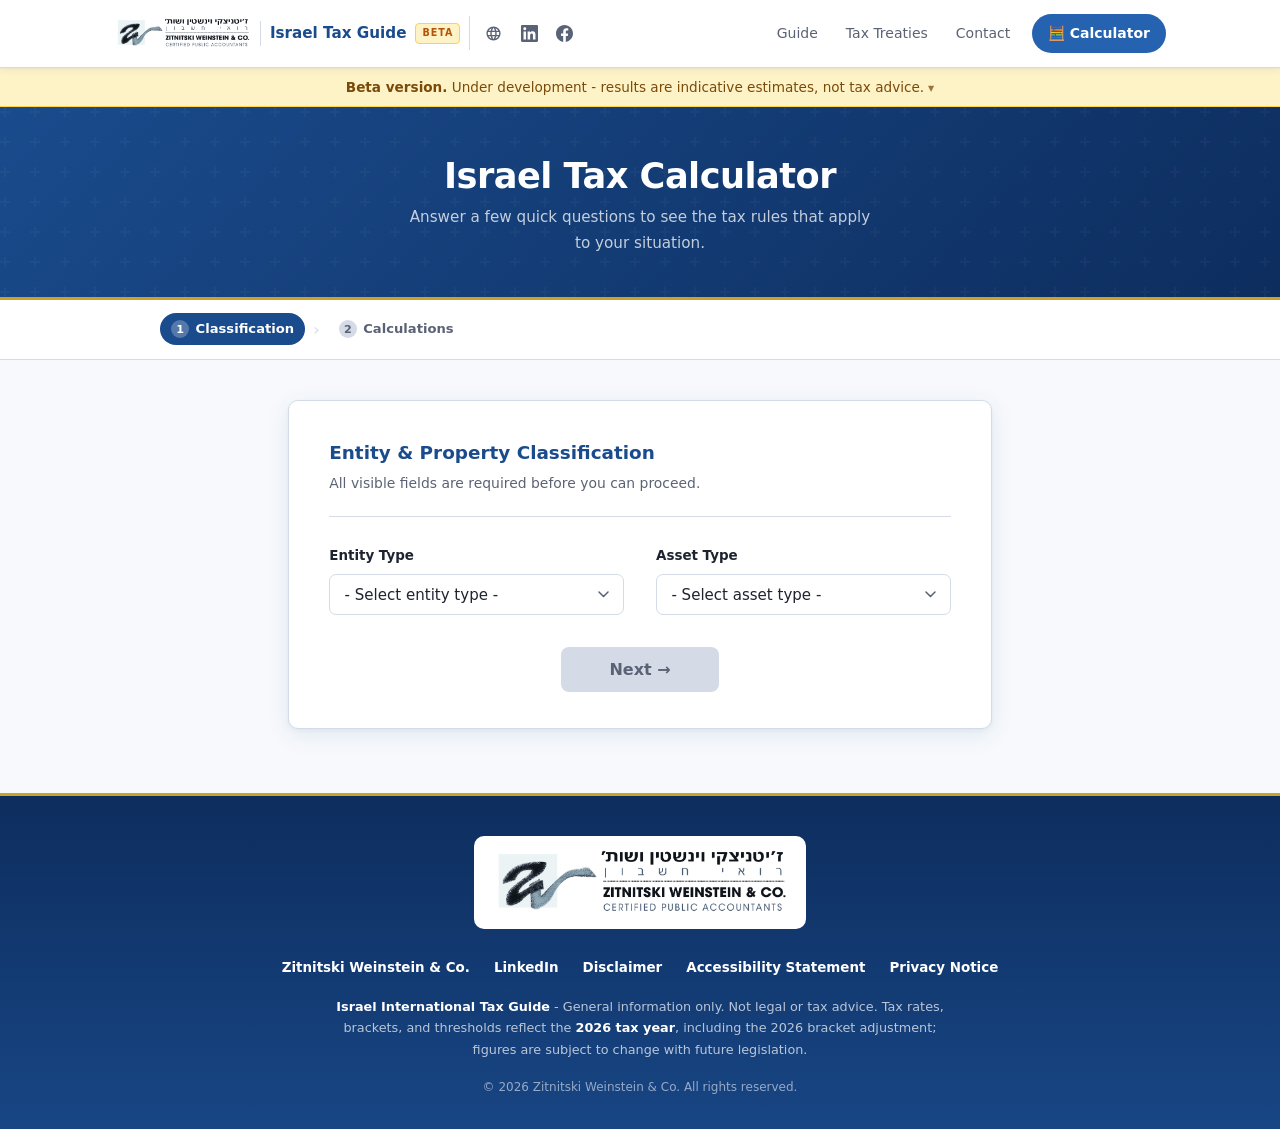
<file: calculator.html>
<!DOCTYPE html>
<html lang="en">
<head>
  <meta charset="UTF-8" />
  <script>
    // Frame-ancestor guard: GitHub Pages cannot set X-Frame-Options/CSP
    // frame-ancestors headers, so this page is embeddable in an iframe from
    // any origin by default. Break out of any frame whose ancestor is not on
    // the allowlist (the firm's own Wix site). Add the confirmed Wix embed
    // hostname here once known - for now only the firm's own domain is trusted.
    (function () {
      try {
        if (window.self === window.top) return;
        var ALLOWED_ANCESTORS = ['zw-co.com'];
        function hostAllowed(host) {
          return ALLOWED_ANCESTORS.some(function (d) {
            return host === d || host.slice(-(d.length + 1)) === '.' + d;
          });
        }
        var allowed = false;
        if (window.location.ancestorOrigins && window.location.ancestorOrigins.length) {
          var top = window.location.ancestorOrigins[window.location.ancestorOrigins.length - 1];
          try { allowed = hostAllowed(new URL(top).hostname); } catch (e) {}
        } else if (document.referrer) {
          try { allowed = hostAllowed(new URL(document.referrer).hostname); } catch (e) {}
        }
        if (!allowed) { window.top.location = window.self.location.href; return; }
        // Legitimately embedded - flag it so CSS can drop viewport-relative
        // sizing (e.g. body's sticky-footer min-height:100vh) that would
        // otherwise feed back into the iframe auto-resize script below.
        document.documentElement.classList.add('zwco-embedded');
      } catch (e) {
        try { window.top.location = window.self.location.href; } catch (e2) {}
      }
    })();
  </script>
  <meta name="viewport" content="width=device-width, initial-scale=1.0" />
  <meta name="description" content="Interactive two-step Israel tax calculator for individuals and companies - real estate, shares, interest, crypto, and stock-option scenarios, by Zitnitski Weinstein &amp; Co." />
  <link rel="icon" href="data:image/svg+xml,%3Csvg xmlns='http://www.w3.org/2000/svg' viewBox='0 0 64 64'%3E%3Crect width='64' height='64' rx='12' fill='%231a4b8c'/%3E%3Ctext x='32' y='43' font-family='Arial, sans-serif' font-size='26' font-weight='700' fill='white' text-anchor='middle'%3EZW%3C/text%3E%3C/svg%3E" />
  <link rel="manifest" href="manifest.json" />
  <meta name="theme-color" content="#1a4b8c" />
  <meta name="apple-mobile-web-app-capable" content="yes" />
  <meta name="apple-mobile-web-app-title" content="ZW Tax" />
  <link rel="apple-touch-icon" href="assets/icon-192.png" />
  <link rel="canonical" href="https://tax.zw-co.com/calculator" />
  <meta property="og:type" content="website" />
  <meta property="og:site_name" content="Zitnitski Weinstein &amp; Co." />
  <meta property="og:url" content="https://tax.zw-co.com/calculator" />
  <meta property="og:title" content="Israel Tax Calculator" />
  <meta property="og:description" content="Estimate Israeli tax on rental income, real-estate and share capital gains, dividends, interest, crypto and stock options - for individuals and companies, resident and non-resident." />
  <meta property="og:image" content="https://tax.zw-co.com/assets/og-calculator.png" />
  <meta property="og:image:width" content="1200" />
  <meta property="og:image:height" content="630" />
  <meta property="og:image:alt" content="Zitnitski Weinstein &amp; Co. - Israel Tax Calculator" />
  <meta name="twitter:card" content="summary_large_image" />
  <title>Israel Tax Calculator - Step 1 | Zitnitski Weinstein &amp; Co.</title>
  <link rel="stylesheet" href="calculator.css" />
</head>
<body class="step1">
<a href="#main-content" class="skip-link">Skip to main content</a>

<nav>
  <div class="nav-inner">
    <div class="nav-brand-group">
      <a href="index.html" class="nav-brand">
        <img src="assets/zwco-logo-full.png" alt="Zitnitski Weinstein &amp; Co." class="nav-logo" />
        <span class="nav-title">Israel Tax Guide</span>
      </a>
      <span class="beta-badge">Beta</span>
      <span class="nav-social">
        <a href="https://www.zw-co.com/eng" target="_blank" rel="noopener noreferrer" aria-label="Firm website (opens in a new tab)" title="Firm website">
          <svg viewBox="0 0 24 24" aria-hidden="true"><path d="M12 2a10 10 0 1 0 0 20 10 10 0 0 0 0-20zm6.93 6h-2.95a15.65 15.65 0 0 0-1.38-3.56A8.03 8.03 0 0 1 18.93 8zM12 4.04c.83 1.2 1.48 2.53 1.91 3.96h-3.82c.43-1.43 1.08-2.76 1.91-3.96zM4.26 14A7.82 7.82 0 0 1 4 12c0-.69.1-1.36.26-2h3.38a16.5 16.5 0 0 0 0 4H4.26zm.81 2h2.95c.32 1.25.78 2.45 1.38 3.56A7.99 7.99 0 0 1 5.07 16zm2.95-8H5.07a7.99 7.99 0 0 1 4.33-3.56A15.65 15.65 0 0 0 8.02 8zM12 19.96c-.83-1.2-1.48-2.53-1.91-3.96h3.82c-.43 1.43-1.08 2.76-1.91 3.96zM14.34 14H9.66a14.5 14.5 0 0 1 0-4h4.68a14.5 14.5 0 0 1 0 4zm.25 5.56c.6-1.11 1.06-2.31 1.38-3.56h2.95a7.99 7.99 0 0 1-4.33 3.56zM16.36 14a16.5 16.5 0 0 0 0-4h3.38c.16.64.26 1.31.26 2s-.1 1.36-.26 2h-3.38z"/></svg>
        </a>
        <a href="https://www.linkedin.com/company/zitnitski-weinstein-&amp;-co-certified-public-accountants/" target="_blank" rel="noopener noreferrer" aria-label="LinkedIn (opens in a new tab)" title="LinkedIn">
          <svg viewBox="0 0 24 24" aria-hidden="true"><path d="M20.45 20.45h-3.56v-5.57c0-1.33-.02-3.04-1.85-3.04-1.85 0-2.14 1.45-2.14 2.94v5.67H9.35V9h3.41v1.56h.05c.48-.9 1.63-1.85 3.37-1.85 3.6 0 4.27 2.37 4.27 5.46v6.28zM5.34 7.43a2.06 2.06 0 1 1 0-4.13 2.06 2.06 0 0 1 0 4.13zM7.12 20.45H3.56V9h3.56v11.45zM22.22 0H1.77C.79 0 0 .77 0 1.72v20.56C0 23.23.79 24 1.77 24h20.45c.98 0 1.78-.77 1.78-1.72V1.72C24 .77 23.2 0 22.22 0z"/></svg>
        </a>
        <a href="https://www.facebook.com/ZWCPA/" target="_blank" rel="noopener noreferrer" aria-label="Facebook (opens in a new tab)" title="Facebook">
          <svg viewBox="0 0 24 24" aria-hidden="true"><path d="M24 12.07C24 5.4 18.63 0 12 0S0 5.4 0 12.07C0 18.1 4.39 23.1 10.13 24v-8.44H7.08v-3.49h3.05V9.41c0-3.02 1.79-4.69 4.53-4.69 1.31 0 2.69.24 2.69.24v2.97h-1.51c-1.49 0-1.96.93-1.96 1.89v2.25h3.33l-.53 3.49h-2.8V24C19.61 23.1 24 18.1 24 12.07z"/></svg>
        </a>
      </span>
    </div>
    <ul class="nav-links">
      <li><a href="index.html">Guide</a></li>
      <li><a href="treaty-rates.html">Tax Treaties</a></li>
      <li><a href="contact.html">Contact</a></li>
      <li><a href="calculator.html" class="nav-cta" aria-current="page">🧮 Calculator</a></li>
    </ul>
  </div>
</nav>

<details class="beta-bar">
  <summary><strong>Beta version.</strong> <span class="beta-short">Under development - results are indicative estimates, not tax advice.</span></summary>
  <p>This calculator is still under development and may contain errors. Results are indicative estimates only - not tax advice, and not a substitute for a professional calculation. Please verify any figure before relying on it.</p>
</details>

<header class="hero">
  <h1>Israel Tax Calculator</h1>
  <p>Answer a few quick questions to see the tax rules that apply to your situation.</p>
</header>

<div class="steps-bar">
  <div class="steps-inner">
    <div class="step active"><span class="step-num">1</span> Classification</div>
    <span class="step-sep">›</span>
    <div class="step pending"><span class="step-num">2</span> Calculations</div>
  </div>
</div>

<main class="page" id="main-content">
  <div class="card">
    <div class="card-header">
      <h2>Entity &amp; Property Classification</h2>
      <p>All visible fields are required before you can proceed.</p>
    </div>

    <div class="fields" id="fieldsGrid">

      <div class="field">
        <label for="entityType">Entity Type</label>
        <select id="entityType">
          <option value="">- Select entity type -</option>
          <option value="individual">Individual</option>
          <option value="company">Company (LTD)</option>
        </select>
      </div>

      <div class="field">
        <label for="assetType">Asset Type</label>
        <select id="assetType">
          <option value="">- Select asset type -</option>
          <option value="real_estate">Real Estate</option>
          <option value="shares">Shares</option>
          <option value="interest">Interest</option>
          <option value="crypto">Crypto / Digital Assets</option>
          <option value="stock_options">Stock Options / RSUs (Sec. 102)</option>
        </select>
      </div>

      <!-- Conditional: Company Origin (Company LTD only) -->
      <div class="field" id="originField" data-conditional style="display:none">
        <label for="companyOrigin">Company Origin</label>
        <select id="companyOrigin">
          <option value="">- Select company origin -</option>
          <option value="israeli">Israeli Company</option>
          <option value="foreign">Foreign Company</option>
        </select>
      </div>

      <!-- Conditional: Residency (Individual only). Mirrors Company Origin so
           both entity types settle "Israeli or foreign" here in Step 1 rather
           than deferring it to Step 2. Feeds the same taxForm.origin key. -->
      <div class="field" id="residencyField" data-conditional style="display:none">
        <label for="individualResidency">Tax Residency</label>
        <select id="individualResidency">
          <option value="">- Select residency -</option>
          <option value="israeli">Israeli Resident</option>
          <option value="foreign">Foreign Resident</option>
          <option value="oleh">New Immigrant / Returning Resident (within 10-year window)</option>
        </select>
      </div>

      <!-- Conditional: Purpose (Real Estate only) -->
      <div class="field" id="purposeField" data-conditional style="display:none">
        <label for="purpose">Purpose</label>
        <select id="purpose">
          <option value="">- Select purpose -</option>
          <option value="capital_gain">Capital Gain</option>
          <option value="income">Rental Income</option>
        </select>
      </div>

      <!-- Conditional: Property Type (Capital Gain only) -->
      <div class="field" id="propertyField" data-conditional style="display:none">
        <label for="propertyType">Property Type</label>
        <select id="propertyType">
          <option value="">- Select property type -</option>
          <option value="residential">Residential</option>
          <option value="commercial">Commercial</option>
        </select>
      </div>

      <!-- Conditional: Share Activity (Individual + Shares only) -->
      <div class="field" id="shareActivityField" data-conditional style="display:none">
        <label for="shareActivity">Share Activity</label>
        <select id="shareActivity">
          <option value="">- Select activity -</option>
          <option value="dividend">Receiving Dividends</option>
          <option value="capital_gain">Selling Shares (Capital Gain)</option>
        </select>
      </div>

    </div>

    <div class="btn-row">
      <button class="btn-next" id="nextBtn" disabled>Next →</button>
    </div>
  </div>
</main>

<nav class="app-tabbar" aria-label="App sections">
  <a href="index.html" class="app-tab"><span class="tab-icon" aria-hidden="true">📖</span>Guide</a>
  <a href="calculator.html" class="app-tab" aria-current="page"><span class="tab-icon" aria-hidden="true">🧮</span>Calculator</a>
  <a href="treaty-rates.html" class="app-tab"><span class="tab-icon" aria-hidden="true">🌐</span>Treaties</a>
  <a href="contact.html" class="app-tab"><span class="tab-icon" aria-hidden="true">💬</span>Contact</a>
</nav>

<footer>
  <a href="https://www.zw-co.com/eng" target="_blank" rel="noopener noreferrer" class="footer-logo-full-link" style="margin-top:0">
    <img src="assets/zwco-logo-full.png" alt="Zitnitski Weinstein &amp; Co." class="footer-logo-full" />
  </a>
  <nav class="footer-links" aria-label="Footer">
    <a href="https://www.zw-co.com/eng" target="_blank" rel="noopener noreferrer">Zitnitski Weinstein &amp; Co.</a>
    <a href="https://www.linkedin.com/company/zitnitski-weinstein-&amp;-co-certified-public-accountants/" target="_blank" rel="noopener noreferrer">LinkedIn</a>
    <a href="index.html#disclaimer">Disclaimer</a>
    <a href="index.html#accessibility">Accessibility Statement</a>
    <a href="index.html#privacy">Privacy Notice</a>
  </nav>
  <p class="footer-legal"><strong>Israel International Tax Guide</strong> - General information only. Not legal or tax advice. Tax rates, brackets, and thresholds reflect the <strong>2026 tax year</strong>, including the 2026 bracket adjustment; figures are subject to change with future legislation.</p>
  <p class="footer-copy">© 2026 Zitnitski Weinstein &amp; Co. All rights reserved.</p>
</footer>

<script>
  const nextBtn = document.getElementById('nextBtn');

  function setVisible(fieldId, selectId, visible) {
    const field = document.getElementById(fieldId);
    const sel   = document.getElementById(selectId);
    field.style.display = visible ? 'flex' : 'none';
    if (!visible) sel.value = '';
    validate();
  }

  // Share Activity (dividend vs capital gain) applies only to an individual
  // selling shares. The company shares path handles its own dividend/CG toggle
  // internally, so this sub-field is hidden there. Visibility depends on BOTH
  // entity and asset, so it's recomputed from both change handlers.
  function updateShareActivity() {
    const entity = document.getElementById('entityType').value;
    const asset  = document.getElementById('assetType').value;
    setVisible('shareActivityField', 'shareActivity', entity === 'individual' && asset === 'shares');
  }

  function validate() {
    // Use JS-based check - CSS [style*="display:none"] breaks after first JS toggle
    // because browsers normalize to "display: none;" (with space), not "display:none"
    const allFields = Array.from(document.querySelectorAll('#fieldsGrid .field'));
    const visibleSelects = allFields
      .filter(f => f.style.display !== 'none')
      .map(f => f.querySelector('select'))
      .filter(Boolean);

    const allFilled = visibleSelects.every(s => s.value !== '');
    nextBtn.disabled = !allFilled;
    visibleSelects.forEach(s => s.classList.toggle('filled', s.value !== ''));
  }

  document.getElementById('entityType').addEventListener('change', function () {
    setVisible('originField', 'companyOrigin', this.value === 'company');
    setVisible('residencyField', 'individualResidency', this.value === 'individual');

    // Interest, crypto, and stock options are individual-only assets: hide/disable
    // them for a company and clear the field if one was selected, then re-validate
    // so nextBtn is correct.
    const assetSel    = document.getElementById('assetType');
    const interestOpt = assetSel.querySelector('option[value="interest"]');
    const cryptoOpt   = assetSel.querySelector('option[value="crypto"]');
    const stockOpt    = assetSel.querySelector('option[value="stock_options"]');
    const isCompany   = this.value === 'company';
    interestOpt.hidden   = isCompany;
    interestOpt.disabled = isCompany;
    cryptoOpt.hidden     = isCompany;
    cryptoOpt.disabled   = isCompany;
    stockOpt.hidden      = isCompany;
    stockOpt.disabled    = isCompany;
    if (isCompany && ['interest', 'crypto', 'stock_options'].includes(assetSel.value)) assetSel.value = '';
    updateShareActivity();
    validate();
  });

  document.getElementById('assetType').addEventListener('change', function () {
    const isRealEstate = this.value === 'real_estate';
    setVisible('purposeField', 'purpose', isRealEstate);
    if (!isRealEstate) setVisible('propertyField', 'propertyType', false);
    updateShareActivity();
  });

  document.getElementById('purpose').addEventListener('change', function () {
    setVisible('propertyField', 'propertyType', this.value === 'capital_gain');
  });

  document.querySelectorAll('#fieldsGrid select').forEach(s => s.addEventListener('change', validate));

  nextBtn.addEventListener('click', function () {
    function normalize(v) { return v.toLowerCase().replace(/\s+/g, '_'); }
    // origin carries "israeli" | "foreign" for BOTH entity types: company
    // origin for a company, tax residency for an individual. Step 2 already
    // reads saved.origin for the individual residential-CG foreign-owner rule,
    // and it drives the residency pre-fill for the other individual sections.
    const entityVal = document.getElementById('entityType').value;
    const originSrc = entityVal === 'company'
      ? document.getElementById('companyOrigin').value
      : document.getElementById('individualResidency').value;
    const vals = {
      entity:   normalize(entityVal),
      asset:    normalize(document.getElementById('assetType').value),
      origin:   normalize(originSrc || ''),
      purpose:  normalize(document.getElementById('purpose').value        || ''),
      property: normalize(document.getElementById('propertyType').value   || ''),
      shareActivity: normalize(document.getElementById('shareActivity').value || ''),
    };
    sessionStorage.setItem('taxForm', JSON.stringify(vals));
    window.location.href = 'calculator2.html';
  });
</script>

<script>
  // Report height to an embedding parent (e.g. the firm's Wix site) so an
  // iframe embed can auto-size and avoid a double scrollbar. No-ops outside
  // a frame - pairs with the frame-ancestor guard in <head>.
  //
  // Measures document.body, not documentElement: per spec, the root
  // element's scrollHeight always floors at the current viewport height,
  // which - combined with the parent growing the iframe on every report -
  // creates unbounded feedback growth. body has no such floor (as long as
  // it isn't itself stretched to 100vh; see the .zwco-embedded CSS override
  // for pages with a sticky-footer layout).
  (function () {
    if (window.self === window.top) return;
    var lastReported = -1;
    function report() {
      var h = document.body.scrollHeight;
      if (Math.abs(h - lastReported) < 2) return;   // avoid redundant/oscillating messages
      lastReported = h;
      window.parent.postMessage({ source: 'zwco-embed', height: h }, '*');
    }
    report();
    window.addEventListener('load', report);
    window.addEventListener('resize', report);
    if ('ResizeObserver' in window) {
      new ResizeObserver(report).observe(document.body);
    } else {
      new MutationObserver(report).observe(document.body, { childList: true, subtree: true, attributes: true });
    }
    var ticks = 0;
    var iv = setInterval(function () {
      report();
      if (++ticks > 10) clearInterval(iv);
    }, 500);
  })();
</script>

<script>
  // Offline support. Registered only over https - service workers are
  // unavailable over file:// and the site must keep working there too.
  (function () {
    if (!('serviceWorker' in navigator) || window.location.protocol !== 'https:') return;
    window.addEventListener('load', function () {
      navigator.serviceWorker.register('/sw.js').catch(function () {});
    });
  })();
</script>
</body>
</html>
</file>
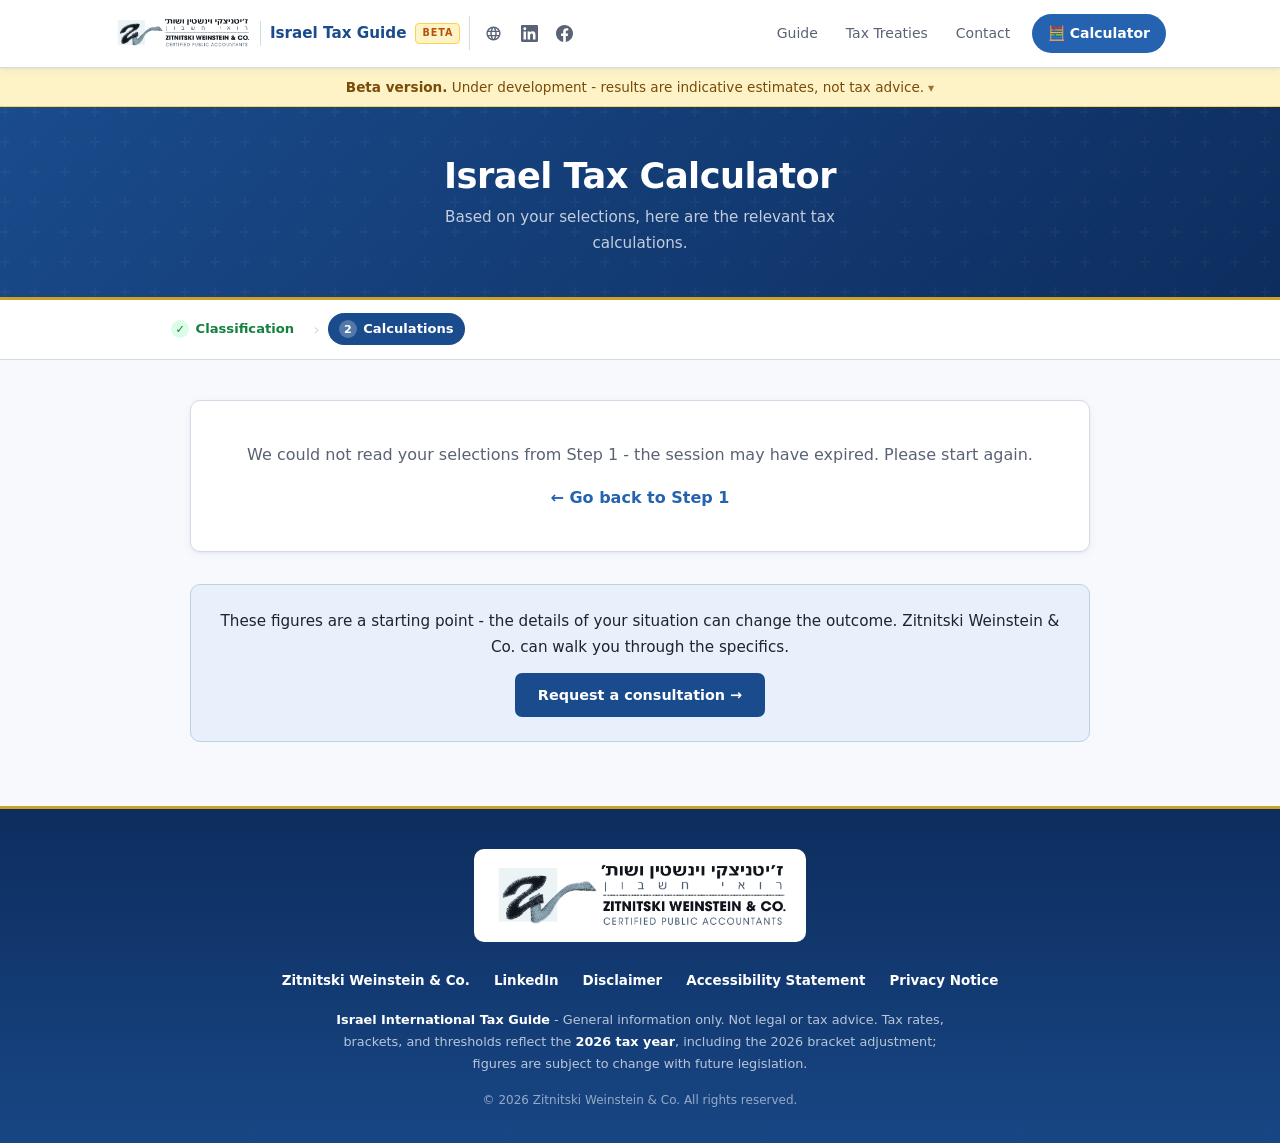
<file: calculator2.html>
<!DOCTYPE html>
<html lang="en">
<head>
  <meta charset="UTF-8" />
  <script>
    // Frame-ancestor guard: GitHub Pages cannot set X-Frame-Options/CSP
    // frame-ancestors headers, so this page is embeddable in an iframe from
    // any origin by default. Break out of any frame whose ancestor is not on
    // the allowlist (the firm's own Wix site). Add the confirmed Wix embed
    // hostname here once known - for now only the firm's own domain is trusted.
    (function () {
      try {
        if (window.self === window.top) return;
        var ALLOWED_ANCESTORS = ['zw-co.com'];
        function hostAllowed(host) {
          return ALLOWED_ANCESTORS.some(function (d) {
            return host === d || host.slice(-(d.length + 1)) === '.' + d;
          });
        }
        var allowed = false;
        if (window.location.ancestorOrigins && window.location.ancestorOrigins.length) {
          var top = window.location.ancestorOrigins[window.location.ancestorOrigins.length - 1];
          try { allowed = hostAllowed(new URL(top).hostname); } catch (e) {}
        } else if (document.referrer) {
          try { allowed = hostAllowed(new URL(document.referrer).hostname); } catch (e) {}
        }
        if (!allowed) { window.top.location = window.self.location.href; return; }
        // Legitimately embedded - flag it so CSS can drop viewport-relative
        // sizing (e.g. body's sticky-footer min-height:100vh) that would
        // otherwise feed back into the iframe auto-resize script below.
        document.documentElement.classList.add('zwco-embedded');
      } catch (e) {
        try { window.top.location = window.self.location.href; } catch (e2) {}
      }
    })();
  </script>
  <meta name="viewport" content="width=device-width, initial-scale=1.0" />
  <meta name="description" content="Interactive two-step Israel tax calculator for individuals and companies - real estate, shares, interest, crypto, and stock-option scenarios, by Zitnitski Weinstein &amp; Co." />
  <link rel="icon" href="data:image/svg+xml,%3Csvg xmlns='http://www.w3.org/2000/svg' viewBox='0 0 64 64'%3E%3Crect width='64' height='64' rx='12' fill='%231a4b8c'/%3E%3Ctext x='32' y='43' font-family='Arial, sans-serif' font-size='26' font-weight='700' fill='white' text-anchor='middle'%3EZW%3C/text%3E%3C/svg%3E" />
  <link rel="manifest" href="manifest.json" />
  <meta name="theme-color" content="#1a4b8c" />
  <meta name="apple-mobile-web-app-capable" content="yes" />
  <meta name="apple-mobile-web-app-title" content="ZW Tax" />
  <link rel="apple-touch-icon" href="assets/icon-192.png" />
  <!-- Step 2 renders from the Step 1 selections held in sessionStorage, so it
       has no meaningful standalone content: a searcher landing here directly
       would see the "start again" fallback. Keep it out of the index and send
       ranking signals to Step 1 instead. -->
  <meta name="robots" content="noindex, follow" />
  <link rel="canonical" href="https://tax.zw-co.com/calculator" />
  <title>Israel Tax Calculator - Step 2 | Zitnitski Weinstein &amp; Co.</title>
  <link rel="stylesheet" href="calculator.css" />
</head>
<body>
<a href="#main-content" class="skip-link">Skip to main content</a>

<nav>
  <div class="nav-inner">
    <div class="nav-brand-group">
      <a href="index.html" class="nav-brand">
        <img src="assets/zwco-logo-full.png" alt="Zitnitski Weinstein &amp; Co." class="nav-logo" />
        <span class="nav-title">Israel Tax Guide</span>
      </a>
      <span class="beta-badge">Beta</span>
      <span class="nav-social">
        <a href="https://www.zw-co.com/eng" target="_blank" rel="noopener noreferrer" aria-label="Firm website (opens in a new tab)" title="Firm website">
          <svg viewBox="0 0 24 24" aria-hidden="true"><path d="M12 2a10 10 0 1 0 0 20 10 10 0 0 0 0-20zm6.93 6h-2.95a15.65 15.65 0 0 0-1.38-3.56A8.03 8.03 0 0 1 18.93 8zM12 4.04c.83 1.2 1.48 2.53 1.91 3.96h-3.82c.43-1.43 1.08-2.76 1.91-3.96zM4.26 14A7.82 7.82 0 0 1 4 12c0-.69.1-1.36.26-2h3.38a16.5 16.5 0 0 0 0 4H4.26zm.81 2h2.95c.32 1.25.78 2.45 1.38 3.56A7.99 7.99 0 0 1 5.07 16zm2.95-8H5.07a7.99 7.99 0 0 1 4.33-3.56A15.65 15.65 0 0 0 8.02 8zM12 19.96c-.83-1.2-1.48-2.53-1.91-3.96h3.82c-.43 1.43-1.08 2.76-1.91 3.96zM14.34 14H9.66a14.5 14.5 0 0 1 0-4h4.68a14.5 14.5 0 0 1 0 4zm.25 5.56c.6-1.11 1.06-2.31 1.38-3.56h2.95a7.99 7.99 0 0 1-4.33 3.56zM16.36 14a16.5 16.5 0 0 0 0-4h3.38c.16.64.26 1.31.26 2s-.1 1.36-.26 2h-3.38z"/></svg>
        </a>
        <a href="https://www.linkedin.com/company/zitnitski-weinstein-&amp;-co-certified-public-accountants/" target="_blank" rel="noopener noreferrer" aria-label="LinkedIn (opens in a new tab)" title="LinkedIn">
          <svg viewBox="0 0 24 24" aria-hidden="true"><path d="M20.45 20.45h-3.56v-5.57c0-1.33-.02-3.04-1.85-3.04-1.85 0-2.14 1.45-2.14 2.94v5.67H9.35V9h3.41v1.56h.05c.48-.9 1.63-1.85 3.37-1.85 3.6 0 4.27 2.37 4.27 5.46v6.28zM5.34 7.43a2.06 2.06 0 1 1 0-4.13 2.06 2.06 0 0 1 0 4.13zM7.12 20.45H3.56V9h3.56v11.45zM22.22 0H1.77C.79 0 0 .77 0 1.72v20.56C0 23.23.79 24 1.77 24h20.45c.98 0 1.78-.77 1.78-1.72V1.72C24 .77 23.2 0 22.22 0z"/></svg>
        </a>
        <a href="https://www.facebook.com/ZWCPA/" target="_blank" rel="noopener noreferrer" aria-label="Facebook (opens in a new tab)" title="Facebook">
          <svg viewBox="0 0 24 24" aria-hidden="true"><path d="M24 12.07C24 5.4 18.63 0 12 0S0 5.4 0 12.07C0 18.1 4.39 23.1 10.13 24v-8.44H7.08v-3.49h3.05V9.41c0-3.02 1.79-4.69 4.53-4.69 1.31 0 2.69.24 2.69.24v2.97h-1.51c-1.49 0-1.96.93-1.96 1.89v2.25h3.33l-.53 3.49h-2.8V24C19.61 23.1 24 18.1 24 12.07z"/></svg>
        </a>
      </span>
    </div>
    <ul class="nav-links">
      <li><a href="index.html">Guide</a></li>
      <li><a href="treaty-rates.html">Tax Treaties</a></li>
      <li><a href="contact.html">Contact</a></li>
      <!-- Links to Step 1 - the steps bar below carries the step context -->
      <li><a href="calculator.html" class="nav-cta" aria-current="page">🧮 Calculator</a></li>
    </ul>
  </div>
</nav>

<details class="beta-bar">
  <summary><strong>Beta version.</strong> <span class="beta-short">Under development - results are indicative estimates, not tax advice.</span></summary>
  <p>This calculator is still under development and may contain errors. Results are indicative estimates only - not tax advice, and not a substitute for a professional calculation. Please verify any figure before relying on it.</p>
</details>

<header class="hero">
  <h1>Israel Tax Calculator</h1>
  <p>Based on your selections, here are the relevant tax calculations.</p>
</header>

<div class="steps-bar">
  <div class="steps-inner">
    <div class="step done"><span class="step-num">✓</span> Classification</div>
    <span class="step-sep">›</span>
    <div class="step active"><span class="step-num">2</span> Calculations</div>
  </div>
</div>

<main class="page" id="main-content">

  <!-- ═══ Ind_RE_Inc: Individual · Real Estate · Rental Income ════════════════════ -->
  <div class="calc-section" id="Ind_RE_Inc" style="display:none">

    <div class="card">
      <div class="card-header">
        <h2>Individual - Rental Income</h2>
        <p>Enter your monthly rental income to see your tax options below.</p>
      </div>

      <table class="input-table">
        <thead>
          <tr>
            <th></th>
            <th>Monthly (₪)</th>
            <th>Annual (₪)</th>
          </tr>
        </thead>
        <tbody>
          <tr>
            <td class="input-row-label"><label for="rentalIncome">Gross Rental Income</label></td>
            <td><input type="text" inputmode="decimal" id="rentalIncome" placeholder="e.g. 8,000" /></td>
            <td><input type="text" inputmode="decimal" id="rentalIncome_annual" aria-label="Gross rental income (annual)" placeholder="e.g. 96,000" /></td>
          </tr>
          <tr>
            <td class="input-row-label"><label for="expensesInput">Deductible Expenses</label></td>
            <td><input type="text" inputmode="decimal" id="expensesInput" placeholder="0" /></td>
            <td><input type="text" inputmode="decimal" id="expensesInput_annual" aria-label="Deductible expenses (annual)" placeholder="0" /></td>
          </tr>
          <tr id="otherIncomeRow" class="input-row-disabled">
            <td class="input-row-label"><label for="otherIncome">Other Income</label></td>
            <td><input type="text" inputmode="decimal" id="otherIncome" placeholder="0" disabled /></td>
            <td><input type="text" inputmode="decimal" id="otherIncome_annual" aria-label="Other income (annual)" placeholder="0" disabled /></td>
          </tr>
        </tbody>
      </table>

      <div class="table-checkboxes">
        <label class="checkbox-row">
          <input type="checkbox" id="hasOtherIncome" />
          <span>I have other monthly income</span>
        </label>
        <label class="checkbox-row">
          <input type="checkbox" id="over60Check" />
          <span>I am over 60 years old</span>
        </label>
      </div>
    </div>

    <div class="track-section">
      <div class="track-section-header">
        <h2>Which Track Is Better For You?</h2>
          <p>Based on your inputs above, here is how the three tracks compare.</p>
      </div>

      <div class="track-cards">

        <div class="track-card" id="exemptCard">
          <div class="track-card-name"><span class="track-letter">A</span>Standard Exemption</div>
          <div class="track-card-rate">Marginal</div>
          <hr class="track-divider" />
          <div class="track-result-row">
            <span class="track-result-label">Annual tax</span>
            <span class="track-result-val" id="exemptAnnual">—</span>
          </div>
          <div class="track-result-row">
            <span class="track-result-label">Monthly equivalent</span>
            <span class="track-result-val" id="exemptMonthly">—</span>
          </div>
          <div class="track-result-row">
            <span class="track-result-label">Effective rate</span>
            <span class="track-result-val" id="exemptEffective">—</span>
          </div>
          <div class="track-badge-area" id="exemptBadge"></div>
        </div>

        <div class="track-card" id="flatCard">
          <div class="track-card-name"><span class="track-letter">B</span>Flat Rate</div>
          <div class="track-card-rate">10%</div>
          <hr class="track-divider" />
          <div class="track-result-row">
            <span class="track-result-label">Annual tax</span>
            <span class="track-result-val" id="flatAnnual">—</span>
          </div>
          <div class="track-result-row">
            <span class="track-result-label">Monthly equivalent</span>
            <span class="track-result-val" id="flatMonthly">—</span>
          </div>
          <div class="track-result-row">
            <span class="track-result-label">Effective rate</span>
            <span class="track-result-val" id="flatEffective">—</span>
          </div>
          <div class="track-badge-area" id="flatBadge"></div>
        </div>

        <div class="track-card" id="progCard">
          <div class="track-card-name"><span class="track-letter track-letter-c">C</span>Progressive Rate</div>
          <div class="track-card-rate">Marginal</div>
          <hr class="track-divider" />
          <div class="track-result-row">
            <span class="track-result-label">Annual tax</span>
            <span class="track-result-val" id="progAnnual">—</span>
          </div>
          <div class="track-result-row">
            <span class="track-result-label">Monthly equivalent</span>
            <span class="track-result-val" id="progMonthly">—</span>
          </div>
          <div class="track-result-row">
            <span class="track-result-label">Effective rate</span>
            <span class="track-result-val" id="progEffective">—</span>
          </div>
          <div class="track-badge-area" id="progBadge"></div>
          <div class="bl-note"> Track C may incur up to ~12% Bituach Leumi on net rental income. Tracks A &amp; B are exempt.</div>
        </div>

      </div>

      <p class="track-verdict" id="trackVerdict"></p>
      <div class="surtax-note" role="note" data-watch="rentalIncome_annual"><strong>⚠ Surtax (מס יסף) - not included above.</strong> On total annual income above ₪721,560 (2026) an additional surtax of <strong>3%-5%</strong> may apply - 3% generally, and up to 5% on capital-source income such as dividends, interest and capital gains. Whether it applies depends on your total income from all sources. <span class="surtax-hot">The figure shown here already exceeds the ₪721,560 threshold on its own - the surtax is likely to apply.</span></div>
      <p style="font-size:.78rem; color:var(--muted); margin-top:1rem; text-align:center;">Results shown are before personal tax credit points (נקודות זיכוי). Consult a tax advisor for your exact liability.</p>
    </div>

  </div><!-- /Ind_RE_Inc -->


  <!-- ═══ Ind_RE_CG_Res: Individual · Real Estate · Capital Gain · Residential ════ -->
  <div class="calc-section" id="Ind_RE_CG_Res" style="display:none">

    <div class="card">
      <div class="card-header">
        <h2>Individual - Residential Capital Gain</h2>
        <p>Enter the details of your property sale to estimate your capital gains tax.</p>
      </div>

      <table class="input-table">
        <thead>
          <tr>
            <th></th>
            <th style="text-align:left">Amount / Date</th>
          </tr>
        </thead>
        <tbody>
          <tr>
            <td class="input-row-label"><label for="cg_res_salePrice">Sale Price</label></td>
            <td><input type="text" inputmode="decimal" id="cg_res_salePrice" placeholder="0" /></td>
          </tr>
          <tr>
            <td class="input-row-label"><label for="cg_res_purchasePrice">Original Purchase Price</label></td>
            <td><input type="text" inputmode="decimal" id="cg_res_purchasePrice" placeholder="0" /></td>
          </tr>
          <tr>
            <td class="input-row-label"><label for="cg_res_purchaseDate">Purchase Date</label></td>
            <td><input type="text" id="cg_res_purchaseDate" inputmode="numeric" maxlength="10" placeholder="DD/MM/YYYY" autocomplete="off" /></td>
          </tr>
          <tr>
            <td class="input-row-label"><label for="cg_res_saleDate">Sale Date</label></td>
            <td><input type="text" id="cg_res_saleDate" inputmode="numeric" maxlength="10" placeholder="DD/MM/YYYY" autocomplete="off" /></td>
          </tr>
          <tr>
            <td class="input-row-label"><label for="cg_res_acqExpenses">Acquisition Expenses</label></td>
            <td>
              <input type="text" inputmode="decimal" id="cg_res_acqExpenses" placeholder="0" />
              <div class="input-hint">Purchase tax (Mas Rechisha), legal fees, agent commission at purchase</div>
            </td>
          </tr>
          <tr>
            <td class="input-row-label"><label for="cg_res_saleExpenses">Sale Expenses</label></td>
            <td>
              <input type="text" inputmode="decimal" id="cg_res_saleExpenses" placeholder="0" />
              <div class="input-hint">Legal fees, agent commission at sale</div>
            </td>
          </tr>
          <tr>
            <td class="input-row-label"><label for="cg_res_improvements">Capital Improvements</label></td>
            <td><input type="text" inputmode="decimal" id="cg_res_improvements" placeholder="0" /></td>
          </tr>
          <tr>
            <td class="input-row-label"><label for="cg_res_depreciation">Depreciation Claimed</label></td>
            <td>
              <input type="text" inputmode="decimal" id="cg_res_depreciation" placeholder="0" />
              <div class="input-hint">Subtracted from your purchase price, which raises the taxable gain</div>
            </td>
          </tr>
          <tr>
            <td class="input-row-label"><label for="cg_res_indexedBasis">Indexed Cost Basis (optional)</label></td>
            <td>
              <input type="text" inputmode="decimal" id="cg_res_indexedBasis" placeholder="0" />
              <div class="input-hint">Optional - your acquisition value adjusted for inflation (Israeli CPI), including improvements and net of depreciation. When entered, it replaces the purchase-price / improvements / depreciation fields above and the tax is computed on the real gain (acquisition and sale expenses are still deducted). Left empty, the gain is nominal, which can overstate the tax on long-held property. Consult a tax advisor or the tax authority's indexing tables.</div>
            </td>
          </tr>
        </tbody>
      </table>

      <!-- Residential-only extras -->
      <div class="cg-extras">

        <label class="checkbox-row">
          <input type="checkbox" id="cg_res_onlyApt" />
          <span>This is my only residential apartment in Israel</span>
        </label>

        <div class="foreign-notice">
          <strong>Note - a second apartment does not always disqualify this track.</strong> Owning an additional apartment does not necessarily rule out the single-home exemption if it is held at a ≤1/3 share, subject to a protected tenancy predating 1997, a replacement apartment acquired within 24 months of this sale, or an apartment received by inheritance meeting the conditions of ITO §49ב(5) - a separate rule that can grant a <em>full</em> exemption on an inherited apartment even where the heir owns other apartments (broadly: the heir is a spouse, descendant, or descendant's spouse of the deceased; the deceased owned only one apartment; and the deceased would have qualified for the exemption). None of these scenarios are modeled by this calculator - if any may apply to you, the "only apartment" checkbox may understate your relief, and Track B's result should not be assumed to be your only option. Consult a tax professional before relying on either track.
        </div>

        <div style="margin-top:.85rem; font-size:.84rem; font-weight:600; color:var(--text)">
          Owned ≥ 18 months:
          <span id="cg_res_ownedFlag" class="cg-flag cg-flag-na">Enter dates above</span>
        </div>

        <!-- Shown only when origin === 'foreign' -->
        <div id="cg_res_foreignNotice" style="display:none">
          <div class="foreign-notice">
            <strong>Note - Foreign owner:</strong> The single-home capital gains exemption generally requires the seller to own no residential apartment abroad. As a foreign resident, this exemption is typically unavailable unless you hold a qualifying certificate from your home-country tax authority.
          </div>
          <label class="checkbox-row">
            <input type="checkbox" id="cg_res_foreignCert" />
            <span>I hold a certificate from my home-country tax authority confirming I own no residential apartment there</span>
          </label>
        </div>

      </div>
    </div><!-- /card -->

    <!-- CG Residential comparison panel -->
    <div class="track-section">
      <div class="track-section-header">
        <h2>Which Track Is Better For You?</h2>
        <p>Gain: <strong id="cg_res_gainDisplay">—</strong></p>
      </div>

      <div id="cg_res_badDateWarn" class="foreign-notice" style="display:none; margin-bottom:1rem;">
        <strong>Check the date format.</strong> Dates must be entered as DD/MM/YYYY - for example, 15/06/2020. Results will appear once the dates are valid.
      </div>

      <div id="cg_res_dateOrderWarn" class="foreign-notice" style="display:none; margin-bottom:1rem;">
        <strong>The sale date must be after the purchase date.</strong> Results will appear once the dates are in order.
      </div>

      <div id="cg_res_noSaleWarn" class="foreign-notice" style="display:none; margin-bottom:1rem;">
        <strong>Enter the sale date to calculate - it was cleared.</strong>
      </div>

      <div id="cg_res_noDateWarn" class="foreign-notice" style="display:none; margin-bottom:1rem;">
        <strong>Purchase date not entered.</strong> Track A requires a known holding period. Track B assumes the full gain accrued post-2014 (25% rate) - actual tax may be lower if you purchased before 2014.
      </div>

      <div class="track-cards track-cards-2">

        <div class="track-card" id="cg_res_A_card">
          <div class="track-card-name"><span class="track-letter">A</span>Single-Home Exemption</div>
          <div class="track-card-rate" style="font-size:1.3rem">Single-Home Exemption</div>
          <hr class="track-divider" />
          <div class="track-result-row">
            <span class="track-result-label">Estimated tax</span>
            <span class="track-result-val" id="cg_res_A_tax">—</span>
          </div>
          <div class="track-result-row">
            <span class="track-result-label">Effective rate on gain</span>
            <span class="track-result-val" id="cg_res_A_effective">—</span>
          </div>
          <div class="track-result-row" style="border-top:1px solid var(--border); padding-top:.4rem; margin-top:.1rem;">
            <span class="track-result-label">Total</span>
            <span class="track-result-val" id="cg_res_A_total">—</span>
          </div>
          <div class="track-badge-area" id="cg_res_A_badge"></div>
          <p class="input-hint" id="cg_res_A_note"></p>
        </div>

        <div class="track-card" id="cg_res_B_card">
          <div class="track-card-name"><span class="track-letter">B</span>Linear Calculation</div>
          <div class="track-card-rate" style="font-size:1.3rem">25% post-2014</div>
          <hr class="track-divider" />
          <div class="track-result-row">
            <span class="track-result-label">Estimated tax</span>
            <span class="track-result-val" id="cg_res_B_tax">—</span>
          </div>
          <div class="track-result-row">
            <span class="track-result-label">Effective rate on gain</span>
            <span class="track-result-val" id="cg_res_B_effective">—</span>
          </div>
          <div class="track-result-row" style="border-top:1px solid var(--border); padding-top:.4rem; margin-top:.1rem;">
            <span class="track-result-label">Total</span>
            <span class="track-result-val" id="cg_res_B_total">—</span>
          </div>
          <div class="track-badge-area" id="cg_res_B_badge"></div>
          <div class="bl-note">Preserves your single-home exemption for a future, higher-value sale (the exemption generally cannot be used again within 18 months of a prior exempt sale).</div>
        </div>

      </div>

      <p class="track-verdict" id="cg_res_verdict"></p>
      <div class="surtax-note" role="note" data-watch="cg_res_salePrice" data-threshold="5390000"><strong>⚠ Surtax (מס יסף) - not included above.</strong> On a sale price above roughly ₪5.39M the capital gain can carry a surtax of <strong>up to 5%</strong> (3% applies to other income above ₪721,560). Whether it applies depends on the sale price and your total income from all sources. <span class="surtax-hot">The sale price entered exceeds roughly ₪5.39M - the 5% capital component is likely to apply.</span></div>
      <p style="font-size:.78rem; color:var(--muted); margin-top:1rem; text-align:center;">Results shown are before personal tax credit points (נקודות זיכוי). They exclude the betterment levy and VAT. Unless an indexed cost basis was entered above, the gain shown is the nominal gain (inflation indexing not applied), which can overstate the tax on long-held property. Consult a tax advisor for your exact liability.</p>
    </div>

  </div><!-- /Ind_RE_CG_Res -->

  <!-- ═══ Ind_RE_CG_Com: Individual · Real Estate · Capital Gain · Commercial ═════ -->
  <div class="calc-section" id="Ind_RE_CG_Com" style="display:none">

    <div class="card">
      <div class="card-header">
        <h2>Individual - Commercial Capital Gain</h2>
        <p>Enter the details of your property sale to estimate your capital gains tax.</p>
      </div>

      <table class="input-table">
        <thead>
          <tr>
            <th></th>
            <th style="text-align:left">Amount / Date</th>
          </tr>
        </thead>
        <tbody>
          <tr>
            <td class="input-row-label"><label for="cg_com_salePrice">Sale Price</label></td>
            <td><input type="text" inputmode="decimal" id="cg_com_salePrice" placeholder="0" /></td>
          </tr>
          <tr>
            <td class="input-row-label"><label for="cg_com_purchasePrice">Original Purchase Price</label></td>
            <td><input type="text" inputmode="decimal" id="cg_com_purchasePrice" placeholder="0" /></td>
          </tr>
          <tr>
            <td class="input-row-label"><label for="cg_com_purchaseDate">Purchase Date</label></td>
            <td><input type="text" id="cg_com_purchaseDate" inputmode="numeric" maxlength="10" placeholder="DD/MM/YYYY" autocomplete="off" /></td>
          </tr>
          <tr>
            <td class="input-row-label"><label for="cg_com_saleDate">Sale Date</label></td>
            <td><input type="text" id="cg_com_saleDate" inputmode="numeric" maxlength="10" placeholder="DD/MM/YYYY" autocomplete="off" /></td>
          </tr>
          <tr>
            <td class="input-row-label"><label for="cg_com_acqExpenses">Acquisition Expenses</label></td>
            <td>
              <input type="text" inputmode="decimal" id="cg_com_acqExpenses" placeholder="0" />
              <div class="input-hint">Purchase tax (Mas Rechisha), legal fees, agent commission at purchase</div>
            </td>
          </tr>
          <tr>
            <td class="input-row-label"><label for="cg_com_saleExpenses">Sale Expenses</label></td>
            <td>
              <input type="text" inputmode="decimal" id="cg_com_saleExpenses" placeholder="0" />
              <div class="input-hint">Legal fees, agent commission at sale</div>
            </td>
          </tr>
          <tr>
            <td class="input-row-label"><label for="cg_com_improvements">Capital Improvements</label></td>
            <td><input type="text" inputmode="decimal" id="cg_com_improvements" placeholder="0" /></td>
          </tr>
          <tr>
            <td class="input-row-label"><label for="cg_com_depreciation">Depreciation Claimed</label></td>
            <td>
              <input type="text" inputmode="decimal" id="cg_com_depreciation" placeholder="0" />
              <div class="input-hint">Subtracted from your purchase price, which raises the taxable gain</div>
            </td>
          </tr>
          <tr>
            <td class="input-row-label"><label for="cg_com_indexedBasis">Indexed Cost Basis (optional)</label></td>
            <td>
              <input type="text" inputmode="decimal" id="cg_com_indexedBasis" placeholder="0" />
              <div class="input-hint">Optional - your acquisition value adjusted for inflation (Israeli CPI), including improvements and net of depreciation. When entered, it replaces the purchase-price / improvements / depreciation fields above and the tax is computed on the real gain (acquisition and sale expenses are still deducted). Left empty, the gain is nominal, which can overstate the tax on long-held property. Consult a tax advisor or the tax authority's indexing tables.</div>
            </td>
          </tr>
        </tbody>
      </table>
      <p class="input-hint" style="margin-top:.75rem">Any depreciation previously claimed is recaptured into the gain via the adjusted basis (basis = purchase price − depreciation + improvements).</p>
    </div><!-- /card -->

    <!-- Commercial CG output panel -->
    <div class="track-section">
      <div class="track-section-header">
        <h2>Estimated Capital Gains Tax</h2>
        <p>Gain: <strong id="cg_com_gainDisplay">—</strong></p>
      </div>

      <div id="cg_com_badDateWarn" class="foreign-notice" style="display:none; margin-bottom:1rem;">
        <strong>Check the date format.</strong> Dates must be entered as DD/MM/YYYY - for example, 15/06/2020. Results will appear once the dates are valid.
      </div>

      <div id="cg_com_dateOrderWarn" class="foreign-notice" style="display:none; margin-bottom:1rem;">
        <strong>The sale date must be after the purchase date.</strong> Results will appear once the dates are in order.
      </div>

      <div id="cg_com_noSaleWarn" class="foreign-notice" style="display:none; margin-bottom:1rem;">
        <strong>Enter the sale date to calculate - it was cleared.</strong>
      </div>

      <div id="cg_com_noDateWarn" class="foreign-notice" style="display:none; margin-bottom:1rem;">
        <strong>Purchase date not entered.</strong> Worst-case assumed: entire gain taxed at 47% (pre-2001 marginal rate). Enter a purchase date for an accurate period-by-period breakdown.
      </div>

      <!-- period breakdown -->
      <div class="bracket-table-wrap" style="margin-bottom:1.25rem">
        <table>
          <thead>
            <tr>
              <th>Period</th>
              <th>Rate</th>
              <th>Gain in Period</th>
              <th>Tax</th>
            </tr>
          </thead>
          <tbody>
            <tr>
              <td>Before 07/11/2001</td>
              <td>Marginal - top 47% assumed</td>
              <td id="cg_com_pre2001Gain">—</td>
              <td id="cg_com_pre2001Tax">—</td>
            </tr>
            <tr>
              <td>07/11/2001 – 31/12/2011</td>
              <td>20%</td>
              <td id="cg_com_midGain">—</td>
              <td id="cg_com_midTax">—</td>
            </tr>
            <tr>
              <td>01/01/2012 – Sale Date</td>
              <td>25%</td>
              <td id="cg_com_postGain">—</td>
              <td id="cg_com_postTax">—</td>
            </tr>
          </tbody>
        </table>
      </div>

      <div class="metrics">
        <div class="metric">
          <div class="metric-label">Base Tax</div>
          <div class="metric-val" id="cg_com_totalTax">—</div>
        </div>
        <div class="metric">
          <div class="metric-label">Effective Rate on Gain</div>
          <div class="metric-val" id="cg_com_effective">—</div>
        </div>
        <div class="metric">
          <div class="metric-label">Total</div>
          <div class="metric-val accent" id="cg_com_grandTotal">—</div>
        </div>
      </div>

      <p class="track-verdict" id="cg_com_verdict"></p>
      <p class="input-hint" style="margin-top:.75rem">The pre-07/11/2001 slice is legally taxed at your marginal rate (and very old acquisitions may qualify for reduced historical rates); this estimate conservatively assumes the top 47% rate for that slice.</p>
      <p style="font-size:.81rem; color:var(--amber); background:var(--amber-light); border:1px solid #fcd34d; border-radius:6px; padding:.5rem .85rem; margin-top:1rem;">Casual sales to a registered dealer may also trigger VAT - verify separately.</p>
      <div class="surtax-note" role="note" data-watch="cg_com_gainDisplay"><strong>⚠ Surtax (מס יסף) - not included above.</strong> On total annual income above ₪721,560 (2026) an additional surtax of <strong>3%-5%</strong> may apply - 3% generally, and up to 5% on capital-source income such as dividends, interest and capital gains. Whether it applies depends on your total income from all sources. <span class="surtax-hot">The figure shown here already exceeds the ₪721,560 threshold on its own - the surtax is likely to apply.</span></div>
      <p style="font-size:.78rem; color:var(--muted); margin-top:.75rem; text-align:center;">Results shown are before personal tax credit points (נקודות זיכוי). They exclude the betterment levy and VAT. Unless an indexed cost basis was entered above, the gain shown is the nominal gain (inflation indexing not applied), which can overstate the tax on long-held property. Consult a tax advisor for your exact liability.</p>
    </div>

  </div><!-- /Ind_RE_CG_Com -->

  <!-- ═══ Ind_Shares: Individual · Shares ════════════════════════════════════════ -->
  <div class="calc-section" id="Ind_Shares" style="display:none">
    <div class="card">
      <div class="card-header">
        <h2>Individual - Dividend Income</h2>
        <p>Enter your annual dividend income and shareholding details below.</p>
      </div>

      <div class="fields">
        <div class="field full">
          <label for="shares_dividend">Annual Dividend Amount</label>
          <div class="income-wrap">
            <span class="income-prefix">₪</span>
            <input type="text" id="shares_dividend" inputmode="decimal" placeholder="e.g. 50,000" />
          </div>
        </div>

        <div class="field">
          <label for="shares_residency">Residency</label>
          <select id="shares_residency">
            <option value="israeli">Israeli resident</option>
            <option value="foreign">Foreign resident</option>
          </select>
        </div>

        <div class="field">
          <label for="shares_source">Dividend Source</label>
          <select id="shares_source">
            <option value="israeli">Israeli company</option>
            <option value="foreign">Foreign company</option>
          </select>
        </div>

        <!-- Progressive disclosure (like Ind_Interest): shown only for an Israeli
             resident on a foreign-company dividend (the FTC branch); hidden and
             cleared everywhere else - the engine ignores it in all other branches. -->
        <div class="field" id="shares_fwField" style="display:none">
          <label for="shares_foreignWithheld">Foreign tax withheld (%)</label>
          <div class="income-wrap">
            <input type="number" id="shares_foreignWithheld" min="0" max="100" placeholder="0" style="padding:.65rem .9rem;" />
          </div>
          <div class="input-hint">Tax already withheld abroad - credited against the Israeli tax (foreign tax credit). The credit is capped at the rate the applicable tax treaty permits that country to withhold - any excess above the treaty ceiling is generally not creditable here. Look up that country's ceiling in our <a href="treaty-rates.html" target="_blank" rel="noopener noreferrer">tax treaties table</a>.</div>
        </div>
      </div>

      <div class="cg-extras">
        <label class="checkbox-row">
          <input type="checkbox" id="shares_substantial" />
          <span>I hold 10% or more of the company (substantial shareholder)</span>
        </label>
        <label class="checkbox-row">
          <input type="checkbox" id="shares_oleh" />
          <span>New immigrant / returning resident within the 10-year exemption window</span>
        </label>
      </div>
    </div><!-- /card -->

    <div class="track-section">
      <div class="track-section-header">
        <h2>Estimated Dividend Tax</h2>
        <p>Taxable dividend: <strong id="shares_dividendDisplay">—</strong></p>
      </div>

      <div class="metrics">
        <div class="metric">
          <div class="metric-label">Israeli Tax Owed</div>
          <div class="metric-val accent" id="shares_taxDisplay">—</div>
        </div>
        <div class="metric">
          <div class="metric-label">Effective Rate</div>
          <div class="metric-val" id="shares_effective">—</div>
        </div>
      </div>

      <!-- Foreign tax credit breakdown - shown only for an Israeli resident on a foreign-company dividend (not Oleh-exempt) -->
      <div id="shares_ftcBreakdown" style="display:none; flex-direction:column; gap:.5rem; margin-top:1.25rem; background:var(--bg); border:1px solid var(--border); border-radius:8px; padding:1rem 1.25rem;">
        <div class="track-result-row">
          <span class="track-result-label">Gross Israeli tax</span>
          <span class="track-result-val" id="shares_grossTax">—</span>
        </div>
        <div class="track-result-row">
          <span class="track-result-label">Foreign tax credited</span>
          <span class="track-result-val" id="shares_ftcDisplay">—</span>
        </div>
        <div class="track-result-row">
          <span class="track-result-label">Net Israeli tax owed</span>
          <span class="track-result-val" id="shares_netTaxDisplay">—</span>
        </div>
        <div class="track-result-row" style="border-top:1px solid var(--border); padding-top:.4rem; margin-top:.1rem;">
          <span class="track-result-label">Total tax paid (foreign + Israeli)</span>
          <span class="track-result-val" id="shares_totalTaxDisplay">—</span>
        </div>
      </div>

      <p class="track-verdict" id="shares_verdict">Enter a dividend amount above to see estimates.</p>
      <p id="shares_note" style="display:none; font-size:.81rem; color:var(--text); background:var(--blue-light); border:1px solid #bfcfe8; border-radius:6px; padding:.5rem .85rem; margin-top:1rem;"></p>
      <div class="surtax-note" role="note" data-watch="shares_dividend"><strong>⚠ Surtax (מס יסף) - not included above.</strong> On total annual income above ₪721,560 (2026) an additional surtax of <strong>3%-5%</strong> may apply - 3% generally, and up to 5% on capital-source income such as dividends, interest and capital gains. Whether it applies depends on your total income from all sources. <span class="surtax-hot">The figure shown here already exceeds the ₪721,560 threshold on its own - the surtax is likely to apply.</span></div>
      <p style="font-size:.78rem; color:var(--muted); margin-top:1rem; text-align:center;">Results shown are before personal tax credit points (נקודות זיכוי). Foreign residents: treaty rates may substantially reduce the withholding shown. Consult a tax advisor for your exact liability.</p>
    </div>
  </div>

  <!-- ═══ Ind_Interest: Individual · Interest ════════════════════════════════════ -->
  <!-- Progressive disclosure (like Ind_Shares): only the inputs relevant to the
       current residency/source show; the rest are hidden and cleared on switch.
       All math is delegated to interestIndividual(); see initIndInterest. -->
  <div class="calc-section" id="Ind_Interest" style="display:none">
    <div class="card">
      <div class="card-header">
        <h2>Interest Income</h2>
        <p>Enter your annual interest income and the details below.</p>
      </div>

      <div class="fields">
        <div class="field full">
          <label for="intr_amount">Annual Interest Amount</label>
          <div class="income-wrap">
            <span class="income-prefix">₪</span>
            <input type="text" id="intr_amount" inputmode="decimal" placeholder="e.g. 100,000" />
          </div>
        </div>

        <div class="field">
          <label for="intr_residency">Residency</label>
          <select id="intr_residency">
            <option value="foreign">Foreign resident</option>
            <option value="israeli">Israeli resident</option>
          </select>
        </div>

        <div class="field">
          <label for="intr_source">Interest Source</label>
          <select id="intr_source">
            <option value="israeli">Israeli-source</option>
            <option value="foreign">Foreign-source</option>
          </select>
        </div>

        <!-- Foreign resident + Israeli-source: instrument type -->
        <div class="field" id="intr_instrumentField" style="display:none">
          <label for="intr_instrument">Interest Type</label>
          <select id="intr_instrument">
            <option value="traded_bond">Traded bond on the Tel Aviv exchange (incl. government bonds)</option>
            <option value="fx_deposit">Foreign-currency deposit in an Israeli bank</option>
            <option value="other">Other Israeli-source interest (private loan, non-traded debt)</option>
          </select>
        </div>

        <!-- Foreign resident + Israeli-source + "other": treaty rate -->
        <div class="field" id="intr_treatyField" style="display:none">
          <label for="intr_treatyPct">Treaty rate (%)</label>
          <div class="income-wrap">
            <input type="number" id="intr_treatyPct" min="0" max="100" placeholder="optional" style="padding:.65rem .9rem;" />
          </div>
          <div class="input-hint">Optional - a tax treaty caps Israeli withholding. Enter your treaty rate to see the reduced figure. Look up a rate in our <a href="treaty-rates.html" target="_blank" rel="noopener noreferrer">tax treaties table</a>.</div>
        </div>

        <!-- Israeli resident + Foreign-source + not oleh: foreign tax withheld -->
        <div class="field" id="intr_foreignWithheldField" style="display:none">
          <label for="intr_foreignWithheld">Foreign tax withheld (%)</label>
          <div class="income-wrap">
            <input type="number" id="intr_foreignWithheld" min="0" max="100" placeholder="0" style="padding:.65rem .9rem;" />
          </div>
          <div class="input-hint">Tax already withheld abroad - credited against the Israeli tax (foreign tax credit). The credit is capped at the rate the applicable tax treaty permits that country to withhold - any excess above the treaty ceiling is generally not creditable here. Look up that country's ceiling in our <a href="treaty-rates.html" target="_blank" rel="noopener noreferrer">tax treaties table</a>.</div>
        </div>
      </div>

      <!-- Foreign resident (any source): permanent-establishment flag -->
      <div class="cg-extras" id="intr_peField" style="display:none">
        <label class="checkbox-row">
          <input type="checkbox" id="intr_pe" />
          <span>This interest is connected to a business I operate in Israel</span>
        </label>
      </div>

      <!-- Israeli resident + Israeli-source: linkage + recharacterization -->
      <div class="cg-extras" id="intr_ilSourceExtras" style="display:none">
        <label class="checkbox-row">
          <input type="checkbox" id="intr_linked" />
          <span>Principal is CPI- or foreign-currency-linked</span>
        </label>
        <label class="checkbox-row">
          <input type="checkbox" id="intr_recharIL" />
          <span>I'm a 10%+ shareholder, employee, or have special relations with the payer</span>
        </label>
      </div>

      <!-- Israeli resident + Foreign-source: oleh + recharacterization -->
      <div class="cg-extras" id="intr_forSourceExtras" style="display:none">
        <label class="checkbox-row">
          <input type="checkbox" id="intr_oleh" />
          <span>New immigrant within the 10-year exemption window</span>
        </label>
        <label class="checkbox-row">
          <input type="checkbox" id="intr_recharFOR" />
          <span>I'm a 10%+ shareholder, employee, or have special relations with the payer</span>
        </label>
      </div>

      <!-- Marginal-ladder inputs: the engine reads these only on the
           recharacterized (marginal-rate) branch and ignores them on the flat-rate
           / exempt branches, so they're shown at all times. -->
      <div class="cg-extras">
        <label class="checkbox-row">
          <input type="checkbox" id="intr_over60" />
          <span>I am over 60</span>
        </label>
      </div>

      <div class="fields">
        <div class="field full">
          <label for="intr_otherIncome">Other annual income (NIS)</label>
          <div class="income-wrap">
            <span class="income-prefix">₪</span>
            <input type="text" id="intr_otherIncome" inputmode="decimal" placeholder="0" />
          </div>
          <div class="input-hint">Used only when the capped rate does not apply - has no effect on the 15% / 25% flat-rate branches.</div>
        </div>
      </div>
    </div><!-- /card -->

    <!-- Single Israeli-tax card (mirrors Co_FOR_Shares) -->
    <div class="track-section">
      <div class="track-section-header">
        <h2>Estimated Israeli Tax</h2>
        <p>Interest: <strong id="intr_baseDisplay">—</strong></p>
      </div>

      <div class="track-cards" style="grid-template-columns: minmax(0, 520px); justify-content: center;">
        <div class="track-card track-recommended">
          <div class="track-card-name"><span class="track-letter">1</span>Israeli Tax</div>
          <div class="track-card-rate" id="intr_rate">—</div>
          <hr class="track-divider" />
          <div class="track-result-row">
            <span class="track-result-label">Israeli tax</span>
            <span class="track-result-val" id="intr_taxDisplay">—</span>
          </div>
          <div class="track-result-row">
            <span class="track-result-label">Effective rate</span>
            <span class="track-result-val" id="intr_effectiveDisplay">—</span>
          </div>
          <div class="input-hint">As a share of the interest amount. Where a foreign tax credit applies, this is the net Israeli tax after the credit - the combined burden appears in the "Total tax paid (foreign + Israeli)" row below.</div>
          <div id="intr_treatyRow" style="display:none">
            <div class="track-result-row" style="border-top:1px solid var(--border); padding-top:.4rem; margin-top:.1rem;">
              <span class="track-result-label">Treaty-reduced withholding</span>
              <span class="track-result-val" id="intr_treatyDisplay">—</span>
            </div>
            <div class="track-result-row">
              <span class="track-result-label">Treaty effective rate</span>
              <span class="track-result-val" id="intr_treatyEffective">—</span>
            </div>
          </div>
          <div id="intr_ftcRow" style="display:none">
            <div class="track-result-row" style="border-top:1px solid var(--border); padding-top:.4rem; margin-top:.1rem;">
              <span class="track-result-label">Gross Israeli tax</span>
              <span class="track-result-val" id="intr_grossTax">—</span>
            </div>
            <div class="track-result-row">
              <span class="track-result-label">Foreign tax credited</span>
              <span class="track-result-val" id="intr_foreignTax">—</span>
            </div>
            <div class="track-result-row">
              <span class="track-result-label">Net Israeli tax owed</span>
              <span class="track-result-val" id="intr_netTax">—</span>
            </div>
            <div class="track-result-row" style="border-top:1px solid var(--border); padding-top:.4rem; margin-top:.1rem;">
              <span class="track-result-label">Total tax paid (foreign + Israeli)</span>
              <span class="track-result-val" id="intr_totalBurden">—</span>
            </div>
          </div>
        </div>
      </div>

      <p class="track-verdict" id="intr_verdict">Enter an interest amount above to see estimates.</p>
      <p id="intr_note" style="display:none; font-size:.81rem; color:var(--text); background:var(--blue-light); border:1px solid #bfcfe8; border-radius:6px; padding:.5rem .85rem; margin-top:1rem;"></p>
      <div class="surtax-note" role="note" data-watch="intr_amount"><strong>⚠ Surtax (מס יסף) - not included above.</strong> On total annual income above ₪721,560 (2026) an additional surtax of <strong>3%-5%</strong> may apply - 3% generally, and up to 5% on capital-source income such as dividends, interest and capital gains. Whether it applies depends on your total income from all sources. <span class="surtax-hot">The figure shown here already exceeds the ₪721,560 threshold on its own - the surtax is likely to apply.</span></div>
      <p style="font-size:.78rem; color:var(--muted); margin-top:.75rem; text-align:center;">Results shown are before personal tax credit points (נקודות זיכוי). Consult a tax advisor for your exact liability.</p>
    </div>

  </div>

  <!-- ═══ Ind_Crypto: Individual · Crypto / Digital Assets ═══════════════════════ -->
  <!-- Progressive disclosure (like Ind_Interest): the oleh-source select shows only
       for an oleh, the foreign-tax-credit field only for an Israeli resident. All
       math is delegated to cryptoIndividual(); see initIndCrypto. Crypto is §88
       capital property - nominal gain only, no inflation indexing. -->
  <div class="calc-section" id="Ind_Crypto" style="display:none">
    <div class="card">
      <div class="card-header">
        <h2>Crypto / Digital Asset Gains</h2>
        <p>Enter your disposal proceeds and cost basis below.</p>
      </div>

      <div class="fields">
        <div class="field">
          <label for="cryp_proceeds">Gross Proceeds</label>
          <div class="income-wrap">
            <span class="income-prefix">₪</span>
            <input type="text" id="cryp_proceeds" inputmode="decimal" placeholder="e.g. 150,000" />
          </div>
        </div>

        <div class="field">
          <label for="cryp_costBasis">Cost Basis (incl. fees)</label>
          <div class="income-wrap">
            <span class="income-prefix">₪</span>
            <input type="text" id="cryp_costBasis" inputmode="decimal" placeholder="e.g. 50,000" />
          </div>
          <div class="input-hint">FIFO acquisition cost including purchase and disposal fees.</div>
        </div>

        <div class="field">
          <label for="cryp_residency">Residency</label>
          <select id="cryp_residency">
            <option value="foreign">Foreign resident</option>
            <option value="israeli">Israeli resident</option>
            <option value="oleh">New immigrant (within 10-year window)</option>
          </select>
        </div>

        <!-- Oleh only: foreign vs Israeli source determines the exemption -->
        <div class="field" id="cryp_olehSourceField" style="display:none">
          <label for="cryp_olehSource">Source of Gain</label>
          <select id="cryp_olehSource">
            <option value="foreign">Foreign-source</option>
            <option value="israeli">Israeli-source</option>
          </select>
        </div>

        <!-- Israeli resident: foreign tax credit -->
        <div class="field" id="cryp_foreignWithheldField" style="display:none">
          <label for="cryp_foreignWithheld">Foreign tax withheld</label>
          <div class="income-wrap">
            <span class="income-prefix">₪</span>
            <input type="text" id="cryp_foreignWithheld" inputmode="decimal" placeholder="0" />
          </div>
          <div class="input-hint">Tax already paid abroad - credited against the Israeli tax (foreign tax credit). The credit is capped at the rate the applicable tax treaty permits that country to withhold - any excess above the treaty ceiling is generally not creditable here. Look up that country's ceiling in our <a href="treaty-rates.html" target="_blank" rel="noopener noreferrer">tax treaties table</a>.</div>
        </div>
      </div>

      <!-- Security-token carve-out: standard crypto only is modeled; equity-like
           tokens can attract a different rate (see cryptoIndividual doc comment). -->
      <p class="input-hint" style="margin-top:1rem;">Security tokens: if your crypto represents an equity stake or rights in a corporation, a different rate may apply. Consult a tax advisor.</p>
    </div><!-- /card -->

    <!-- Single Israeli-tax card (mirrors Ind_Interest) -->
    <div class="track-section">
      <div class="track-section-header">
        <h2>Estimated Israeli Tax</h2>
        <p>Proceeds: <strong id="cryp_baseDisplay">—</strong></p>
      </div>

      <div class="track-cards" style="grid-template-columns: minmax(0, 520px); justify-content: center;">
        <div class="track-card track-recommended">
          <div class="track-card-name"><span class="track-letter">1</span>Capital Gains Tax</div>
          <div class="track-card-rate" id="cryp_rate">—</div>
          <hr class="track-divider" />
          <div class="track-result-row">
            <span class="track-result-label">Gross proceeds</span>
            <span class="track-result-val" id="cryp_proceedsDisplay">—</span>
          </div>
          <div class="track-result-row">
            <span class="track-result-label">Cost basis</span>
            <span class="track-result-val" id="cryp_costDisplay">—</span>
          </div>
          <div class="track-result-row">
            <span class="track-result-label">Capital gain</span>
            <span class="track-result-val" id="cryp_gainDisplay">—</span>
          </div>
          <div class="track-result-row" style="border-top:1px solid var(--border); padding-top:.4rem; margin-top:.1rem;">
            <span class="track-result-label">Tax owed</span>
            <span class="track-result-val" id="cryp_taxDisplay">—</span>
          </div>
          <div class="track-result-row">
            <span class="track-result-label">Effective rate</span>
            <span class="track-result-val" id="cryp_effectiveDisplay">—</span>
          </div>
          <div class="input-hint">As a share of the gain. Includes credited foreign tax where a foreign tax credit applies.</div>
          <!-- Foreign tax credit breakdown - Israeli resident with foreign tax withheld -->
          <div id="cryp_ftcRow" style="display:none">
            <div class="track-result-row" style="border-top:1px solid var(--border); padding-top:.4rem; margin-top:.1rem;">
              <span class="track-result-label">Gross Israeli tax</span>
              <span class="track-result-val" id="cryp_grossTax">—</span>
            </div>
            <div class="track-result-row">
              <span class="track-result-label">Foreign tax credited</span>
              <span class="track-result-val" id="cryp_foreignTax">—</span>
            </div>
            <div class="track-result-row">
              <span class="track-result-label">Net Israeli tax owed</span>
              <span class="track-result-val" id="cryp_netTax">—</span>
            </div>
            <div class="track-result-row" style="border-top:1px solid var(--border); padding-top:.4rem; margin-top:.1rem;">
              <span class="track-result-label">Total tax paid (foreign + Israeli)</span>
              <span class="track-result-val" id="cryp_totalBurden">—</span>
            </div>
          </div>
        </div>
      </div>

      <p class="track-verdict" id="cryp_verdict">Enter your proceeds and cost basis above to see estimates.</p>
      <p id="cryp_note" style="display:none; font-size:.81rem; color:var(--text); background:var(--blue-light); border:1px solid #bfcfe8; border-radius:6px; padding:.5rem .85rem; margin-top:1rem;"></p>
      <p style="font-size:.81rem; color:var(--amber); background:var(--amber-light); border:1px solid #fcd34d; border-radius:6px; padding:.5rem .85rem; margin-top:.75rem;">Sourcing: the tax authority has not finalized sourcing rules for decentralized assets (wallets, exchanges, chain of custody). The result above reflects your declared source selection - consult a tax advisor to confirm.</p>
      <p style="font-size:.81rem; color:var(--amber); background:var(--amber-light); border:1px solid #fcd34d; border-radius:6px; padding:.5rem .85rem; margin-top:.75rem;">Not computed here: a surtax applies on total income above ₪721,560 - 3% base plus an additional 2% on capital-source income including crypto gains. If your trading activity constitutes a business, gains may be taxed at marginal rates rather than the flat rate shown.</p>
      <p style="font-size:.78rem; color:var(--muted); margin-top:.75rem; text-align:center;">Results shown are before personal tax credit points (נקודות זיכוי). The gain shown is the nominal gain - inflation indexing of the cost basis is not applied. Consult a tax advisor for your exact liability.</p>
    </div>

  </div>

  <!-- ═══ Ind_Shares_CG: Individual · Share Capital Gain ════════════════════════ -->
  <!-- Progressive disclosure (like Ind_Crypto): the real-estate-association flag
       shows only for a foreign resident selling Israeli shares; the foreign-tax
       field only for an Israeli resident with a foreign-source gain; the marginal-
       rate field only when the purchase date precedes the determining date
       (1.1.2003). REAL gain: the user supplies an already-CPI-indexed cost basis
       (no engine CPI table), and with dates the engine allocates the gain linearly
       across the §91 rate periods (form-1399 mechanics). All math is delegated to
       sharesIndividualCG(); see initIndSharesCG. -->
  <div class="calc-section" id="Ind_Shares_CG" style="display:none">
    <div class="card">
      <div class="card-header">
        <h2>Share Capital Gain</h2>
        <p>Enter your share-sale proceeds, indexed cost basis and holding dates below.</p>
      </div>

      <div class="fields">
        <div class="field">
          <label for="shcg_proceeds">Sale Proceeds</label>
          <div class="income-wrap">
            <span class="income-prefix">₪</span>
            <input type="text" id="shcg_proceeds" inputmode="decimal" placeholder="e.g. 150,000" />
          </div>
        </div>

        <div class="field">
          <label for="shcg_costBasis">Indexed (CPI-adjusted) Cost Basis</label>
          <div class="income-wrap">
            <span class="income-prefix">₪</span>
            <input type="text" id="shcg_costBasis" inputmode="decimal" placeholder="e.g. 50,000" />
          </div>
          <div class="input-hint">Enter your cost basis adjusted for inflation (Israeli CPI) from the purchase date. Share gains are taxed on the real (inflation-adjusted) gain - the inflationary portion since 1994 is exempt. If you enter the raw purchase price instead, the tax shown will be higher than your actual liability. Consult a tax advisor or use the tax authority's indexing tables to compute the adjusted basis.</div>
        </div>

        <div class="field">
          <label for="shcg_purchaseDate">Purchase Date</label>
          <input type="text" id="shcg_purchaseDate" inputmode="numeric" maxlength="10" placeholder="DD/MM/YYYY" autocomplete="off" style="padding:.65rem .9rem;" />
          <div class="input-hint">Used to allocate the gain across the statutory rate periods (see the breakdown below). Left empty, the whole gain is treated as accrued from 1.1.2012 onward.</div>
        </div>

        <div class="field">
          <label for="shcg_saleDate">Sale Date</label>
          <input type="text" id="shcg_saleDate" inputmode="numeric" maxlength="10" placeholder="DD/MM/YYYY" autocomplete="off" style="padding:.65rem .9rem;" />
        </div>

        <!-- Shown only when the purchase date precedes the determining date (1.1.2003) -->
        <div class="field" id="shcg_marginalField" style="display:none">
          <label for="shcg_marginalPct">Your Marginal Tax Rate (%)</label>
          <input type="number" id="shcg_marginalPct" min="0" max="50" value="47" style="padding:.65rem .9rem;" />
          <div class="input-hint">Applied to the slice of the gain accrued before the determining date (1.1.2003), which is taxed at your marginal income-tax rate rather than the capital-gains rate. Defaults to the top 47% rate - lower it if your marginal rate is lower.</div>
        </div>

        <div class="field">
          <label for="shcg_residency">Residency</label>
          <select id="shcg_residency">
            <option value="foreign">Foreign resident</option>
            <option value="israeli">Israeli resident</option>
            <option value="oleh">New immigrant (within 10-year window)</option>
          </select>
        </div>

        <div class="field">
          <label for="shcg_source">Where is the company incorporated?</label>
          <select id="shcg_source">
            <option value="israeli">Israeli company (Israeli-source)</option>
            <option value="foreign">Foreign company (foreign-source)</option>
          </select>
        </div>

        <!-- Israeli resident + foreign-source: foreign tax credit -->
        <div class="field" id="shcg_foreignWithheldField" style="display:none">
          <label for="shcg_foreignWithheld">Foreign tax paid</label>
          <div class="income-wrap">
            <span class="income-prefix">₪</span>
            <input type="text" id="shcg_foreignWithheld" inputmode="decimal" placeholder="0" />
          </div>
          <div class="input-hint">Tax already paid abroad - credited against the Israeli tax (foreign tax credit). The credit is capped at the rate the applicable tax treaty permits that country to withhold - any excess above the treaty ceiling is generally not creditable here. Look up that country's ceiling in our <a href="treaty-rates.html" target="_blank" rel="noopener noreferrer">tax treaties table</a>.</div>
        </div>
      </div>

      <!-- Date-validation warning: text set by initIndSharesCG -->
      <p id="shcg_dateWarn" style="display:none; font-size:.84rem; color:var(--amber); background:var(--amber-light); border:1px solid #fcd34d; border-radius:6px; padding:.5rem .85rem; margin:.75rem 0 0;"></p>

      <!-- Substantial holder (always shown) -->
      <div class="cg-extras">
        <label class="checkbox-row">
          <input type="checkbox" id="shcg_substantial" />
          <span>I hold (or held in the past 12 months) 10%+ of the company</span>
        </label>
        <div class="input-hint">Triggers the higher 30% rate.</div>
      </div>

      <!-- Foreign resident + Israeli-source: real-estate association -->
      <div class="cg-extras" id="shcg_realEstateAssocField" style="display:none">
        <label class="checkbox-row">
          <input type="checkbox" id="shcg_realEstateAssoc" />
          <span>The company's value derives mainly from Israeli real estate</span>
        </label>
        <div class="input-hint">Affects whether the foreign-resident exemption applies.</div>
      </div>
    </div><!-- /card -->

    <!-- Single Israeli-tax card (mirrors Ind_Crypto) -->
    <div class="track-section">
      <div class="track-section-header">
        <h2>Estimated Israeli Tax</h2>
        <p>Proceeds: <strong id="shcg_baseDisplay">—</strong></p>
      </div>

      <div class="track-cards" style="grid-template-columns: minmax(0, 520px); justify-content: center;">
        <div class="track-card track-recommended">
          <div class="track-card-name"><span class="track-letter">1</span>Capital Gains Tax</div>
          <div class="track-card-rate" id="shcg_rate">—</div>
          <hr class="track-divider" />
          <div class="track-result-row">
            <span class="track-result-label">Sale proceeds</span>
            <span class="track-result-val" id="shcg_proceedsDisplay">—</span>
          </div>
          <div class="track-result-row">
            <span class="track-result-label">Indexed cost basis</span>
            <span class="track-result-val" id="shcg_costDisplay">—</span>
          </div>
          <div class="track-result-row">
            <span class="track-result-label">Capital gain (real)</span>
            <span class="track-result-val" id="shcg_gainDisplay">—</span>
          </div>
          <!-- §91 linear-split breakdown (form 1399) - shown when the holding
               period spans more than one rate period -->
          <div id="shcg_splitRows" style="display:none">
            <div class="track-result-row" id="shcg_preRow" style="display:none">
              <span class="track-result-label">Slice before 1.1.2003 (המועד הקובע)</span>
              <span class="track-result-val" id="shcg_preOut">—</span>
            </div>
            <div class="track-result-row" id="shcg_midRow" style="display:none">
              <span class="track-result-label">Slice 1.1.2003 - 31.12.2011</span>
              <span class="track-result-val" id="shcg_midOut">—</span>
            </div>
            <div class="track-result-row" id="shcg_postRow" style="display:none">
              <span class="track-result-label">Slice from 1.1.2012</span>
              <span class="track-result-val" id="shcg_postOut">—</span>
            </div>
          </div>
          <div class="track-result-row" style="border-top:1px solid var(--border); padding-top:.4rem; margin-top:.1rem;">
            <span class="track-result-label">Tax owed</span>
            <span class="track-result-val" id="shcg_taxDisplay">—</span>
          </div>
          <!-- Foreign tax credit breakdown - Israeli resident with foreign tax paid -->
          <div id="shcg_ftcRow" style="display:none">
            <div class="track-result-row" style="border-top:1px solid var(--border); padding-top:.4rem; margin-top:.1rem;">
              <span class="track-result-label">Gross Israeli tax</span>
              <span class="track-result-val" id="shcg_statutoryOut">—</span>
            </div>
            <div class="track-result-row">
              <span class="track-result-label">Foreign tax credited</span>
              <span class="track-result-val" id="shcg_foreignOut">—</span>
            </div>
            <div class="track-result-row">
              <span class="track-result-label">Net Israeli tax owed</span>
              <span class="track-result-val" id="shcg_netOut">—</span>
            </div>
            <div class="track-result-row" style="border-top:1px solid var(--border); padding-top:.4rem; margin-top:.1rem;">
              <span class="track-result-label">Total tax paid (foreign + Israeli)</span>
              <span class="track-result-val" id="shcg_totalBurdenOut">—</span>
            </div>
          </div>
          <div class="track-result-row">
            <span class="track-result-label">Effective rate</span>
            <span class="track-result-val" id="shcg_effectiveDisplay">—</span>
          </div>
          <div class="input-hint">Net Israeli tax as a share of gross proceeds. Foreign tax paid is shown separately in the breakdown above.</div>
        </div>
      </div>

      <p class="track-verdict" id="shcg_verdict">Enter your sale proceeds above to see estimates.</p>
      <p id="shcg_note" style="display:none; font-size:.81rem; color:var(--text); background:var(--blue-light); border:1px solid #bfcfe8; border-radius:6px; padding:.5rem .85rem; margin-top:1rem;"></p>
      <p id="shcg_dateNote" style="display:none; font-size:.81rem; color:var(--amber); background:var(--amber-light); border:1px solid #fcd34d; border-radius:6px; padding:.5rem .85rem; margin-top:.75rem;"><strong>No purchase date entered.</strong> The result assumes the entire gain accrued on or after 1.1.2012 (flat capital-gains rate). If the shares were acquired before that - and especially before the determining date, 1.1.2003 - the actual tax is computed by allocating the gain linearly across the statutory rate periods and can be materially different. Enter the purchase date above for the allocated estimate.</p>
      <p style="font-size:.81rem; color:var(--amber); background:var(--amber-light); border:1px solid #fcd34d; border-radius:6px; padding:.5rem .85rem; margin-top:.75rem;">Foreign residents and treaty positions: exemptions for foreign residents depend on your country's treaty with Israel and the nature of the company. This tool shows the general domestic position only. Consult a tax advisor.</p>
      <div class="surtax-note" role="note" data-watch="shcg_gainDisplay"><strong>⚠ Surtax (מס יסף) - not included above.</strong> On total annual income above ₪721,560 (2026) an additional surtax of <strong>3%-5%</strong> may apply - 3% generally, and up to 5% on capital-source income such as dividends, interest and capital gains. Whether it applies depends on your total income from all sources. <span class="surtax-hot">The figure shown here already exceeds the ₪721,560 threshold on its own - the surtax is likely to apply.</span></div>
      <p style="font-size:.78rem; color:var(--muted); margin-top:.75rem; text-align:center;">The real capital gain is computed from the indexed cost basis you entered and, when dates are given, allocated linearly across the statutory rate periods - the same mechanics as ITA form 1399 (נספח רווח הון). The pre-1994 10% inflationary-amount rule is not modeled. Results are before personal tax credit points (נקודות זיכוי). Consult a tax advisor for your exact liability.</p>
    </div>

  </div>

  <!-- ═══ StockOptions: Individual · Employee Stock Options / RSUs (Sec. 102) ═════ -->
  <!-- Progressive disclosure (like Ind_Interest): the listed-at-grant flag and the
       30-day pre-grant average show only on the capital-gains track, and the latter
       only once "listed" is checked. The trustee holding period (24mo cg / 12mo
       income) is computed from the grant and sale dates, mirroring the CG sections'
       owned-flag. All math is delegated to section102(); see initStockOptions. -->
  <div class="calc-section" id="StockOptions" style="display:none">
    <div class="card">
      <div class="card-header">
        <h2>Stock Options / RSUs</h2>
        <p>Enter the details of your option or RSU exit below.</p>
      </div>

      <div class="fields">
        <div class="field">
          <label for="so_saleProceeds">Sale / Exit Proceeds</label>
          <div class="income-wrap">
            <span class="income-prefix">₪</span>
            <input type="text" id="so_saleProceeds" inputmode="decimal" placeholder="e.g. 300,000" />
          </div>
        </div>

        <div class="field">
          <label for="so_exercisePrice">Total Exercise Price Paid</label>
          <div class="income-wrap">
            <span class="income-prefix">₪</span>
            <input type="text" id="so_exercisePrice" inputmode="decimal" placeholder="0" />
          </div>
          <div class="input-hint">0 for RSUs.</div>
        </div>

        <div class="field full">
          <label for="so_track">Tax Track</label>
          <select id="so_track">
            <option value="cg">102 Capital Gains (trustee)</option>
            <option value="income">102 Income (trustee)</option>
            <option value="nontrustee">102 Non-Trustee</option>
            <option value="3i">Non-102 arrangement</option>
          </select>
        </div>

        <div class="field">
          <label for="so_grantDate">Grant / Deposit Date</label>
          <div class="income-wrap">
            <input type="text" id="so_grantDate" inputmode="numeric" maxlength="10" placeholder="DD/MM/YYYY" autocomplete="off" style="padding:.65rem .9rem;" />
          </div>
        </div>

        <div class="field">
          <label for="so_saleDate">Sale Date</label>
          <div class="income-wrap">
            <input type="text" id="so_saleDate" inputmode="numeric" maxlength="10" placeholder="DD/MM/YYYY" autocomplete="off" style="padding:.65rem .9rem;" />
          </div>
        </div>
      </div>

      <!-- Trustee holding-period flag (computed from the dates above) -->
      <div class="cg-extras">
        <div style="font-size:.84rem; font-weight:600; color:var(--text)">
          Trustee holding period:
          <span id="so_holdingFlag" class="cg-flag cg-flag-na">Enter dates above</span>
        </div>
      </div>

      <!-- Capital-gains track only: was the company listed at grant? -->
      <div class="cg-extras" id="so_listedField" style="display:none">
        <label class="checkbox-row">
          <input type="checkbox" id="so_listedAtGrant" />
          <span>Company was publicly listed at grant</span>
        </label>
      </div>

      <!-- Capital-gains track + listed: the 30-day pre-grant average splits the gain -->
      <div class="fields" id="so_avg30Field" style="display:none">
        <div class="field full">
          <label for="so_avg30Base">30-Day Pre-Grant Average Value</label>
          <div class="income-wrap">
            <span class="income-prefix">₪</span>
            <input type="text" id="so_avg30Base" inputmode="decimal" placeholder="0" />
          </div>
          <div class="input-hint">Used to split the listed-company gain.</div>
        </div>
      </div>

      <div class="cg-extras">
        <label class="checkbox-row">
          <input type="checkbox" id="so_is10PctHolder" />
          <span>I hold (or held) 10%+ of the company</span>
        </label>
        <label class="checkbox-row">
          <input type="checkbox" id="so_over60" />
          <span>I am over 60</span>
        </label>
        <div class="input-hint">Age doesn't affect the stock-option tax rate - this option has no effect on the result here.</div>
      </div>

      <div class="fields">
        <div class="field full">
          <label for="so_otherIncome">Other annual income (NIS)</label>
          <div class="income-wrap">
            <span class="income-prefix">₪</span>
            <input type="text" id="so_otherIncome" inputmode="decimal" placeholder="0" />
          </div>
          <div class="input-hint">Your annual salary - the gain stacks on top for the marginal-rate portion. Has no effect on the pure 25% capital-gains result.</div>
        </div>
      </div>
    </div><!-- /card -->

    <!-- Single Israeli-tax card (mirrors Ind_Interest) -->
    <div class="track-section">
      <div class="track-section-header">
        <h2>Estimated Israeli Tax</h2>
        <p>Gross gain: <strong id="so_baseDisplay">—</strong></p>
      </div>

      <div class="track-cards" style="grid-template-columns: minmax(0, 520px); justify-content: center;">
        <div class="track-card track-recommended">
          <div class="track-card-name"><span class="track-letter">1</span>Estimated Tax</div>
          <div class="track-card-rate" id="so_rate">—</div>
          <hr class="track-divider" />
          <div class="track-result-row">
            <span class="track-result-label">Gross gain</span>
            <span class="track-result-val" id="so_gainDisplay">—</span>
          </div>
          <div class="track-result-row" id="so_capPortionRow" style="display:none">
            <span class="track-result-label">Capital-gains portion (25%)</span>
            <span class="track-result-val" id="so_capitalPortion">—</span>
          </div>
          <div class="track-result-row" id="so_empPortionRow" style="display:none">
            <span class="track-result-label">Employment-income portion</span>
            <span class="track-result-val" id="so_employmentPortion">—</span>
          </div>
          <div class="track-result-row" style="border-top:1px solid var(--border); padding-top:.4rem; margin-top:.1rem;">
            <span class="track-result-label">Capital-gains tax</span>
            <span class="track-result-val" id="so_capitalTax">—</span>
          </div>
          <div class="track-result-row" id="so_empTaxRow" style="display:none">
            <span class="track-result-label">Employment-income tax</span>
            <span class="track-result-val" id="so_employmentTax">—</span>
          </div>
          <div class="track-result-row" style="border-top:1px solid var(--border); padding-top:.4rem; margin-top:.1rem;">
            <span class="track-result-label">Total tax</span>
            <span class="track-result-val" id="so_totalTax">—</span>
          </div>
          <div class="track-result-row">
            <span class="track-result-label">Effective rate</span>
            <span class="track-result-val" id="so_effectiveDisplay">—</span>
          </div>
        </div>
      </div>

      <p class="track-verdict" id="so_verdict">Enter your sale proceeds above to see estimates.</p>
      <p id="so_note" style="display:none; font-size:.81rem; color:var(--text); background:var(--blue-light); border:1px solid #bfcfe8; border-radius:6px; padding:.5rem .85rem; margin-top:1rem;"></p>
      <p style="font-size:.81rem; color:var(--amber); background:var(--amber-light); border:1px solid #fcd34d; border-radius:6px; padding:.5rem .85rem; margin-top:.75rem;">Relocating from Israel: leaving Israeli residency can trigger a deemed sale of unsold shares and unvested options, with the Israeli portion allocated by Israeli vs. foreign workdays during vesting. That allocation isn't computed here. Consult a tax advisor before relocating.</p>
      <p style="font-size:.81rem; color:var(--amber); background:var(--amber-light); border:1px solid #fcd34d; border-radius:6px; padding:.5rem .85rem; margin-top:.75rem;">Spreading the tax (פריסה): the employment-income portion can often be spread backward over several earlier tax years by election, and the capital-gains portion over a shorter window - both can lower the marginal-rate and surtax impact shown above. This isn't computed here. Consult a tax advisor.</p>
      <div class="surtax-note" role="note" data-watch="so_gainDisplay"><strong>⚠ Surtax (מס יסף) - not included above.</strong> On total income above ₪721,560 (2026): <strong>up to 5%</strong> on the capital-gains portion and <strong>3%</strong> on the employment-income portion. Whether it applies depends on your total income from all sources. <span class="surtax-hot">The figure shown here already exceeds the ₪721,560 threshold on its own - the surtax is likely to apply.</span></div>
      <p style="font-size:.78rem; color:var(--muted); margin-top:.75rem; text-align:center;">Results shown are before personal tax credit points (נקודות זיכוי). National Insurance and health-tax contributions on employment-income portions are not computed. Consult a tax advisor for your exact liability.</p>
    </div>

  </div>

  <!-- ═══ Co_IL_RE_Inc: Israeli Company · Real Estate · Rental Income ════════════ -->
  <div class="calc-section" id="Co_IL_RE_Inc" style="display:none">

    <div class="card">
      <div class="card-header">
        <h2>Israeli Company - Rental Income</h2>
        <p>Enter the company's rental income and the representative shareholder's details.</p>
      </div>

      <table class="input-table">
        <thead>
          <tr>
            <th></th>
            <th>Monthly (₪)</th>
            <th>Annual (₪)</th>
          </tr>
        </thead>
        <tbody>
          <tr>
            <td class="input-row-label"><label for="coil_rentalIncome">Gross Rental Income</label></td>
            <td><input type="text" inputmode="decimal" id="coil_rentalIncome" placeholder="e.g. 8,000" /></td>
            <td><input type="text" inputmode="decimal" id="coil_rentalIncome_annual" aria-label="Gross rental income (annual)" placeholder="e.g. 96,000" /></td>
          </tr>
          <tr>
            <td class="input-row-label"><label for="coil_expenses">Deductible Expenses</label></td>
            <td></td>
            <td>
              <input type="text" inputmode="decimal" id="coil_expenses" placeholder="0" />
              <div class="input-hint">Maintenance, interest, legal fees, depreciation - not deductible on the 10% flat track</div>
            </td>
          </tr>
          <tr>
            <td class="input-row-label"><label for="coil_otherIncome">Shareholder's Other Annual Income</label></td>
            <td></td>
            <td><input type="text" inputmode="decimal" id="coil_otherIncome" placeholder="0" /></td>
          </tr>
        </tbody>
      </table>

      <div class="table-checkboxes" style="justify-content:flex-start; gap:2rem;">
        <label class="checkbox-row">
          <input type="checkbox" id="coil_over60" />
          <span>Representative shareholder is over 60</span>
        </label>
      </div>

      <div class="opt-grid">
        <div>
          <label for="coil_ownershipPct" style="font-size:.84rem; font-weight:600; color:var(--text); display:block; margin-bottom:.4rem;">Ownership Share (%)</label>
          <div class="income-wrap">
            <input type="number" id="coil_ownershipPct" min="0" max="100" value="100" style="padding:.65rem .9rem;" />
          </div>
          <div class="input-hint" style="margin-top:.4rem;">Your proportionate share of the company's rental income - relevant for Family and House company attribution</div>
        </div>
        <div class="field">
          <label for="coil_companyType">Company Type</label>
          <select id="coil_companyType">
            <option value="regular">Regular</option>
            <option value="family">Family</option>
            <option value="house">House</option>
          </select>
        </div>
        <div class="field">
          <label for="coil_propertyType">Property Type</label>
          <select id="coil_propertyType">
            <option value="residential">Residential</option>
            <option value="commercial">Commercial</option>
          </select>
        </div>
      </div>

      <div style="margin-top:1.1rem; background:var(--blue-light); border:1px solid #bfcfe8; border-radius:var(--radius); padding:.85rem 1.1rem; font-size:.84rem; color:var(--text); line-height:1.6;">
        <strong style="color:var(--blue);">Classification guide</strong>
        <ol style="margin:.4rem 0 0 1.25rem; display:flex; flex-direction:column; gap:.25rem;">
          <li>No election filed within 3 months of incorporation → <strong>Regular</strong> (23% corporate rate; dividends taxed again at shareholder level).</li>
          <li>Election made + all shareholders are relatives → <strong>Family</strong> - income attributed to the representative shareholder at individual progressive rates.</li>
          <li>Election made + unrelated shareholders + 20 or fewer + holds only Israeli real estate → <strong>House</strong> - same attribution; individual tracks A, B, and C all available.</li>
        </ol>
      </div>
    </div><!-- /card -->

    <!-- Regular company output sub-div -->
    <div id="coil_output_regular" class="track-section">
      <div class="track-section-header">
        <h2>Regular Company - Estimated Tax</h2>
        <p>Net rental income: <strong id="coil_reg_netDisplay">—</strong></p>
      </div>

      <div class="track-cards track-cards-2">

        <div class="track-card" id="coil_reg_retainCard">
          <div class="track-card-name"><span class="track-letter">1</span>Profits Retained</div>
          <div class="track-card-rate">23%</div>
          <hr class="track-divider" />
          <div class="track-result-row">
            <span class="track-result-label">Corporate tax (23%)</span>
            <span class="track-result-val" id="coil_reg_corpTax">—</span>
          </div>
          <div class="track-result-row">
            <span class="track-result-label">After-tax profit</span>
            <span class="track-result-val" id="coil_reg_afterTax">—</span>
          </div>
          <div class="track-result-row">
            <span class="track-result-label">Effective rate on net</span>
            <span class="track-result-val" id="coil_reg_retainEffective">—</span>
          </div>
          <div class="track-badge-area" id="coil_reg_retainBadge"></div>
          <div class="bl-note" style="background:var(--bg); border-color:var(--border); color:var(--muted);">This is the floor - corporate tax applies whether or not profits are distributed.</div>
        </div>

        <div class="track-card" id="coil_reg_distCard">
          <div class="track-card-name"><span class="track-letter">2</span>Fully Distributed</div>
          <div class="track-card-rate" style="font-size:1.3rem;">23% + 30%</div>
          <hr class="track-divider" />
          <div class="track-result-row">
            <span class="track-result-label">Corporate tax (23%)</span>
            <span class="track-result-val" id="coil_reg_corpTax2">—</span>
          </div>
          <div class="track-result-row">
            <span class="track-result-label">Dividend tax (30%)</span>
            <span class="track-result-val" id="coil_reg_divTax">—</span>
          </div>
          <div class="track-result-row" style="border-top:1px solid var(--border); padding-top:.4rem; margin-top:.1rem;">
            <span class="track-result-label">Combined total</span>
            <span class="track-result-val" id="coil_reg_combined">—</span>
          </div>
          <div class="track-result-row">
            <span class="track-result-label">Combined rate on net</span>
            <span class="track-result-val" id="coil_reg_combinedEffective">—</span>
          </div>
          <div class="track-badge-area" id="coil_reg_distBadge"></div>
        </div>

      </div>

      <p class="track-verdict" id="coil_reg_verdict"></p>
      <div class="surtax-note" role="note" data-watch="coil_reg_afterTax"><strong>⚠ Surtax (מס יסף) - not included above.</strong> On total annual income above ₪721,560 (2026) an additional surtax of <strong>3%-5%</strong> may apply - 3% generally, and up to 5% on capital-source income such as dividends, interest and capital gains. Whether it applies depends on your total income from all sources. <span class="surtax-hot">The figure shown here already exceeds the ₪721,560 threshold on its own - the surtax is likely to apply.</span></div>
      <p style="font-size:.78rem; color:var(--muted); margin-top:1rem; text-align:center;">Results shown are before personal tax credit points (נקודות זיכוי). Figures assume a substantial shareholder (10% or greater holding) at the 30% dividend rate. Consult a tax advisor for your exact liability.</p>
    </div>

    <!-- Transparent company output sub-div (Family § 64A / House § 64) -->
    <div id="coil_output_transparent" class="track-section" style="display:none;">
      <div class="track-section-header">
        <h2>Transparent Company - Which Track Is Better?</h2>
        <p>Rental income is attributed to the representative shareholder at the individual level. Attributed income: <strong id="coil_tr_attrDisplay">—</strong></p>
      </div>

      <div class="track-cards">

        <div class="track-card" id="coil_tr_exemptCard">
          <div class="track-card-name"><span class="track-letter">A</span>Standard Exemption</div>
          <div class="track-card-rate">Marginal</div>
          <hr class="track-divider" />
          <div class="track-result-row">
            <span class="track-result-label">Annual tax</span>
            <span class="track-result-val" id="coil_tr_exemptAnnual">—</span>
          </div>
          <div class="track-result-row">
            <span class="track-result-label">Monthly equivalent</span>
            <span class="track-result-val" id="coil_tr_exemptMonthly">—</span>
          </div>
          <div class="track-result-row">
            <span class="track-result-label">Effective rate</span>
            <span class="track-result-val" id="coil_tr_exemptEffective">—</span>
          </div>
          <div class="track-badge-area" id="coil_tr_exemptBadge"></div>
        </div>

        <div class="track-card" id="coil_tr_flatCard">
          <div class="track-card-name"><span class="track-letter">B</span>Flat Rate</div>
          <div class="track-card-rate">10%</div>
          <hr class="track-divider" />
          <div class="track-result-row">
            <span class="track-result-label">Annual tax</span>
            <span class="track-result-val" id="coil_tr_flatAnnual">—</span>
          </div>
          <div class="track-result-row">
            <span class="track-result-label">Monthly equivalent</span>
            <span class="track-result-val" id="coil_tr_flatMonthly">—</span>
          </div>
          <div class="track-result-row">
            <span class="track-result-label">Effective rate</span>
            <span class="track-result-val" id="coil_tr_flatEffective">—</span>
          </div>
          <div class="track-badge-area" id="coil_tr_flatBadge"></div>
        </div>

        <div class="track-card" id="coil_tr_progCard">
          <div class="track-card-name"><span class="track-letter track-letter-c">C</span>Progressive Rate</div>
          <div class="track-card-rate">Marginal</div>
          <hr class="track-divider" />
          <div class="track-result-row">
            <span class="track-result-label">Annual tax</span>
            <span class="track-result-val" id="coil_tr_progAnnual">—</span>
          </div>
          <div class="track-result-row">
            <span class="track-result-label">Monthly equivalent</span>
            <span class="track-result-val" id="coil_tr_progMonthly">—</span>
          </div>
          <div class="track-result-row">
            <span class="track-result-label">Effective rate</span>
            <span class="track-result-val" id="coil_tr_progEffective">—</span>
          </div>
          <div class="track-badge-area" id="coil_tr_progBadge"></div>
          <div class="bl-note"> Track C may incur up to ~12% Bituach Leumi on net rental income. Tracks A &amp; B are exempt.</div>
        </div>

      </div>

      <p class="track-verdict" id="coil_tr_verdict"></p>
      <p style="font-size:.81rem; color:var(--text); background:var(--blue-light); border:1px solid #bfcfe8; border-radius:6px; padding:.5rem .85rem; margin-top:1rem;">Because income is taxed at the individual (shareholder) level on attribution, there is <strong>no second-tier dividend tax</strong> on later distributions - unlike a Regular company.</p>
      <div class="surtax-note" role="note" data-watch="coil_tr_attrDisplay"><strong>⚠ Surtax (מס יסף) - not included above.</strong> On total annual income above ₪721,560 (2026) an additional surtax of <strong>3%-5%</strong> may apply - 3% generally, and up to 5% on capital-source income such as dividends, interest and capital gains. Whether it applies depends on your total income from all sources. <span class="surtax-hot">The figure shown here already exceeds the ₪721,560 threshold on its own - the surtax is likely to apply.</span></div>
      <p style="font-size:.78rem; color:var(--muted); margin-top:.75rem; text-align:center;">Results shown are before personal tax credit points (נקודות זיכוי). Income is attributed to the shareholder and taxed once at the individual level. Consult a tax advisor for your exact liability.</p>
    </div>

  </div><!-- /Co_IL_RE_Inc -->

  <!-- ═══ Co_IL_RE_CG_Res: Israeli Company · Real Estate · CG · Residential ══════ -->
  <!-- For a company, residential and commercial CG are computationally identical
       (flat 23% corporate rate on the gain, no holding-period split), so this
       section and Co_IL_RE_CG_Com share one init (initCoILRECG) - they differ only
       in heading text and element-id prefix (coilcg_res_ / coilcg_com_). -->
  <div class="calc-section" id="Co_IL_RE_CG_Res" style="display:none">

    <div class="card">
      <div class="card-header">
        <h2>Israeli Company - Residential Capital Gain</h2>
        <p>Enter the details of the company's property sale. A company pays the flat corporate rate on the gain regardless of how long it held the property, so no purchase or sale dates are needed.</p>
      </div>

      <table class="input-table">
        <thead>
          <tr>
            <th></th>
            <th style="text-align:left">Amount (₪)</th>
          </tr>
        </thead>
        <tbody>
          <tr>
            <td class="input-row-label"><label for="coilcg_res_salePrice">Sale Price</label></td>
            <td><input type="text" inputmode="decimal" id="coilcg_res_salePrice" placeholder="0" /></td>
          </tr>
          <tr>
            <td class="input-row-label"><label for="coilcg_res_purchasePrice">Original Purchase Price</label></td>
            <td><input type="text" inputmode="decimal" id="coilcg_res_purchasePrice" placeholder="0" /></td>
          </tr>
          <tr>
            <td class="input-row-label"><label for="coilcg_res_acqExpenses">Acquisition Expenses</label></td>
            <td>
              <input type="text" inputmode="decimal" id="coilcg_res_acqExpenses" placeholder="0" />
              <div class="input-hint">Purchase tax (Mas Rechisha), legal fees, agent commission at purchase</div>
            </td>
          </tr>
          <tr>
            <td class="input-row-label"><label for="coilcg_res_saleExpenses">Sale Expenses</label></td>
            <td>
              <input type="text" inputmode="decimal" id="coilcg_res_saleExpenses" placeholder="0" />
              <div class="input-hint">Legal fees, agent commission at sale</div>
            </td>
          </tr>
          <tr>
            <td class="input-row-label"><label for="coilcg_res_improvements">Capital Improvements</label></td>
            <td><input type="text" inputmode="decimal" id="coilcg_res_improvements" placeholder="0" /></td>
          </tr>
          <tr>
            <td class="input-row-label"><label for="coilcg_res_depreciation">Depreciation Claimed</label></td>
            <td>
              <input type="text" inputmode="decimal" id="coilcg_res_depreciation" placeholder="0" />
              <div class="input-hint">Subtracted from the purchase price, which raises the taxable gain</div>
            </td>
          </tr>
        </tbody>
      </table>

      <div class="opt-grid">
        <div>
          <label for="coilcg_res_ownershipPct" style="font-size:.84rem; font-weight:600; color:var(--text); display:block; margin-bottom:.4rem;">Ownership Share (%)</label>
          <div class="income-wrap">
            <input type="number" id="coilcg_res_ownershipPct" min="0" max="100" value="100" style="padding:.65rem .9rem;" />
          </div>
          <div class="input-hint" style="margin-top:.4rem;">The representative shareholder's proportionate share - scales the dividend tax shown on full distribution</div>
        </div>
      </div>

      <p class="input-hint" style="margin-top:.75rem">Any depreciation previously claimed is recaptured into the gain via the adjusted basis (basis = purchase price − depreciation + improvements).</p>
    </div><!-- /card -->

    <!-- Residential CG output panel -->
    <div class="track-section">
      <div class="track-section-header">
        <h2>Estimated Capital Gains Tax</h2>
        <p>Gain: <strong id="coilcg_res_gainDisplay">—</strong></p>
      </div>

      <div class="track-cards track-cards-2">

        <div class="track-card" id="coilcg_res_retainCard">
          <div class="track-card-name"><span class="track-letter">1</span>Profits Retained</div>
          <div class="track-card-rate">23%</div>
          <hr class="track-divider" />
          <div class="track-result-row">
            <span class="track-result-label">Corporate tax (23%)</span>
            <span class="track-result-val" id="coilcg_res_corpTax">—</span>
          </div>
          <div class="track-result-row">
            <span class="track-result-label">After-tax gain retained</span>
            <span class="track-result-val" id="coilcg_res_afterTax">—</span>
          </div>
          <div class="track-result-row">
            <span class="track-result-label">Effective rate on gain</span>
            <span class="track-result-val" id="coilcg_res_retainEffective">—</span>
          </div>
          <div class="track-badge-area" id="coilcg_res_retainBadge"></div>
          <div class="bl-note" style="background:var(--bg); border-color:var(--border); color:var(--muted);">This is the floor - corporate tax applies whether or not the gain is distributed.</div>
        </div>

        <div class="track-card" id="coilcg_res_distCard">
          <div class="track-card-name"><span class="track-letter">2</span>Fully Distributed</div>
          <div class="track-card-rate" style="font-size:1.3rem;">23% + 30%</div>
          <hr class="track-divider" />
          <div class="track-result-row">
            <span class="track-result-label">Corporate tax (23%)</span>
            <span class="track-result-val" id="coilcg_res_corpTax2">—</span>
          </div>
          <div class="track-result-row">
            <span class="track-result-label">Dividend tax (30%)</span>
            <span class="track-result-val" id="coilcg_res_divTax">—</span>
          </div>
          <div class="track-result-row" style="border-top:1px solid var(--border); padding-top:.4rem; margin-top:.1rem;">
            <span class="track-result-label">Combined total</span>
            <span class="track-result-val" id="coilcg_res_combined">—</span>
          </div>
          <div class="track-result-row">
            <span class="track-result-label">Combined rate on gain</span>
            <span class="track-result-val" id="coilcg_res_combinedEffective">—</span>
          </div>
          <div class="track-badge-area" id="coilcg_res_distBadge"></div>
        </div>

      </div>

      <p class="track-verdict" id="coilcg_res_verdict"></p>
      <p style="font-size:.81rem; color:var(--text); background:var(--blue-light); border:1px solid #bfcfe8; border-radius:6px; padding:.5rem .85rem; margin-top:1rem;">A company pays the flat corporate rate on the gain whether the property is residential or commercial, and regardless of how long it was held - there is no holding-period split and no residential exemption.</p>
      <p style="font-size:.81rem; color:var(--amber); background:var(--amber-light); border:1px solid #fcd34d; border-radius:6px; padding:.5rem .85rem; margin-top:.75rem;">Not computed here: any inflationary portion of the gain that accrued before 1994 is taxed at 10% (inflationary gain accrued from 1994 onward is exempt), and a capital-income surtax may apply above the high-income threshold.</p>
      <p style="font-size:.78rem; color:var(--muted); margin-top:.75rem; text-align:center;">Results exclude the betterment levy and VAT, and the gain shown is the nominal gain (inflation indexing is not applied). Figures assume a substantial shareholder (10% or greater holding) at the 30% dividend rate. Consult a tax advisor for your exact liability.</p>
    </div>

  </div>

  <!-- ═══ Co_IL_RE_CG_Com: Israeli Company · Real Estate · CG · Commercial ════════ -->
  <!-- Computationally identical to Co_IL_RE_CG_Res above; shares initCoILRECG. -->
  <div class="calc-section" id="Co_IL_RE_CG_Com" style="display:none">

    <div class="card">
      <div class="card-header">
        <h2>Israeli Company - Commercial Capital Gain</h2>
        <p>Enter the details of the company's property sale. A company pays the flat corporate rate on the gain regardless of how long it held the property, so no purchase or sale dates are needed.</p>
      </div>

      <table class="input-table">
        <thead>
          <tr>
            <th></th>
            <th style="text-align:left">Amount (₪)</th>
          </tr>
        </thead>
        <tbody>
          <tr>
            <td class="input-row-label"><label for="coilcg_com_salePrice">Sale Price</label></td>
            <td><input type="text" inputmode="decimal" id="coilcg_com_salePrice" placeholder="0" /></td>
          </tr>
          <tr>
            <td class="input-row-label"><label for="coilcg_com_purchasePrice">Original Purchase Price</label></td>
            <td><input type="text" inputmode="decimal" id="coilcg_com_purchasePrice" placeholder="0" /></td>
          </tr>
          <tr>
            <td class="input-row-label"><label for="coilcg_com_acqExpenses">Acquisition Expenses</label></td>
            <td>
              <input type="text" inputmode="decimal" id="coilcg_com_acqExpenses" placeholder="0" />
              <div class="input-hint">Purchase tax (Mas Rechisha), legal fees, agent commission at purchase</div>
            </td>
          </tr>
          <tr>
            <td class="input-row-label"><label for="coilcg_com_saleExpenses">Sale Expenses</label></td>
            <td>
              <input type="text" inputmode="decimal" id="coilcg_com_saleExpenses" placeholder="0" />
              <div class="input-hint">Legal fees, agent commission at sale</div>
            </td>
          </tr>
          <tr>
            <td class="input-row-label"><label for="coilcg_com_improvements">Capital Improvements</label></td>
            <td><input type="text" inputmode="decimal" id="coilcg_com_improvements" placeholder="0" /></td>
          </tr>
          <tr>
            <td class="input-row-label"><label for="coilcg_com_depreciation">Depreciation Claimed</label></td>
            <td>
              <input type="text" inputmode="decimal" id="coilcg_com_depreciation" placeholder="0" />
              <div class="input-hint">Subtracted from the purchase price, which raises the taxable gain</div>
            </td>
          </tr>
        </tbody>
      </table>

      <div class="opt-grid">
        <div>
          <label for="coilcg_com_ownershipPct" style="font-size:.84rem; font-weight:600; color:var(--text); display:block; margin-bottom:.4rem;">Ownership Share (%)</label>
          <div class="income-wrap">
            <input type="number" id="coilcg_com_ownershipPct" min="0" max="100" value="100" style="padding:.65rem .9rem;" />
          </div>
          <div class="input-hint" style="margin-top:.4rem;">The representative shareholder's proportionate share - scales the dividend tax shown on full distribution</div>
        </div>
      </div>

      <p class="input-hint" style="margin-top:.75rem">Any depreciation previously claimed is recaptured into the gain via the adjusted basis (basis = purchase price − depreciation + improvements).</p>
    </div><!-- /card -->

    <!-- Commercial CG output panel -->
    <div class="track-section">
      <div class="track-section-header">
        <h2>Estimated Capital Gains Tax</h2>
        <p>Gain: <strong id="coilcg_com_gainDisplay">—</strong></p>
      </div>

      <div class="track-cards track-cards-2">

        <div class="track-card" id="coilcg_com_retainCard">
          <div class="track-card-name"><span class="track-letter">1</span>Profits Retained</div>
          <div class="track-card-rate">23%</div>
          <hr class="track-divider" />
          <div class="track-result-row">
            <span class="track-result-label">Corporate tax (23%)</span>
            <span class="track-result-val" id="coilcg_com_corpTax">—</span>
          </div>
          <div class="track-result-row">
            <span class="track-result-label">After-tax gain retained</span>
            <span class="track-result-val" id="coilcg_com_afterTax">—</span>
          </div>
          <div class="track-result-row">
            <span class="track-result-label">Effective rate on gain</span>
            <span class="track-result-val" id="coilcg_com_retainEffective">—</span>
          </div>
          <div class="track-badge-area" id="coilcg_com_retainBadge"></div>
          <div class="bl-note" style="background:var(--bg); border-color:var(--border); color:var(--muted);">This is the floor - corporate tax applies whether or not the gain is distributed.</div>
        </div>

        <div class="track-card" id="coilcg_com_distCard">
          <div class="track-card-name"><span class="track-letter">2</span>Fully Distributed</div>
          <div class="track-card-rate" style="font-size:1.3rem;">23% + 30%</div>
          <hr class="track-divider" />
          <div class="track-result-row">
            <span class="track-result-label">Corporate tax (23%)</span>
            <span class="track-result-val" id="coilcg_com_corpTax2">—</span>
          </div>
          <div class="track-result-row">
            <span class="track-result-label">Dividend tax (30%)</span>
            <span class="track-result-val" id="coilcg_com_divTax">—</span>
          </div>
          <div class="track-result-row" style="border-top:1px solid var(--border); padding-top:.4rem; margin-top:.1rem;">
            <span class="track-result-label">Combined total</span>
            <span class="track-result-val" id="coilcg_com_combined">—</span>
          </div>
          <div class="track-result-row">
            <span class="track-result-label">Combined rate on gain</span>
            <span class="track-result-val" id="coilcg_com_combinedEffective">—</span>
          </div>
          <div class="track-badge-area" id="coilcg_com_distBadge"></div>
        </div>

      </div>

      <p class="track-verdict" id="coilcg_com_verdict"></p>
      <p style="font-size:.81rem; color:var(--text); background:var(--blue-light); border:1px solid #bfcfe8; border-radius:6px; padding:.5rem .85rem; margin-top:1rem;">A company pays the flat corporate rate on the gain whether the property is residential or commercial, and regardless of how long it was held - there is no holding-period split and no residential exemption.</p>
      <p style="font-size:.81rem; color:var(--amber); background:var(--amber-light); border:1px solid #fcd34d; border-radius:6px; padding:.5rem .85rem; margin-top:.75rem;">Not computed here: any inflationary portion of the gain that accrued before 1994 is taxed at 10% (inflationary gain accrued from 1994 onward is exempt), and a capital-income surtax may apply above the high-income threshold.</p>
      <p style="font-size:.78rem; color:var(--muted); margin-top:.75rem; text-align:center;">Results exclude the betterment levy and VAT, and the gain shown is the nominal gain (inflation indexing is not applied). Figures assume a substantial shareholder (10% or greater holding) at the 30% dividend rate. Consult a tax advisor for your exact liability.</p>
    </div>

  </div>

  <!-- ═══ Co_IL_Shares: Israeli Company · Shares ══════════════════════════════════ -->
  <!-- One section, two income types (dividend received / capital gain on sale)
       toggled by #coilsh_incomeType; both feed the same Retained/Distributed
       output cards. Dividend → companyDividendIsraeli; capital gain →
       corporateIsraeli on the real gain. See initCoILShares. -->
  <div class="calc-section" id="Co_IL_Shares" style="display:none">

    <div class="card">
      <div class="card-header">
        <h2>Israeli Company - Shares</h2>
        <p>Choose whether the company received a dividend on shares it holds, or sold shares at a gain. Enter the figures below.</p>
      </div>

      <div class="fields">
        <div class="field">
          <label for="coilsh_incomeType">Income Type</label>
          <select id="coilsh_incomeType">
            <option value="dividend">Dividend received</option>
            <option value="capital_gain">Capital gain on sale</option>
          </select>
        </div>
        <div class="field">
          <label for="coilsh_ownershipPct">Ownership Share (%)</label>
          <div class="income-wrap">
            <input type="number" id="coilsh_ownershipPct" min="0" max="100" value="100" style="padding:.65rem .9rem;" />
          </div>
          <div class="input-hint">The individual shareholder's share - scales the dividend tax shown on full distribution</div>
        </div>
      </div>

      <!-- Dividend inputs -->
      <div id="coilsh_dividendInputs">
        <div class="fields">
          <div class="field full">
            <label for="coilsh_dividend">Dividend Amount</label>
            <div class="income-wrap">
              <span class="income-prefix">₪</span>
              <input type="text" id="coilsh_dividend" inputmode="decimal" placeholder="e.g. 100,000" />
            </div>
          </div>
          <div class="field">
            <label for="coilsh_source">Dividend Source</label>
            <select id="coilsh_source">
              <option value="israeli">Israeli company</option>
              <option value="foreign">Foreign company</option>
            </select>
          </div>
          <div class="field" id="coilsh_foreignWhtRow" style="display:none">
            <label for="coilsh_foreignWithheld">Foreign tax withheld (%)</label>
            <div class="income-wrap">
              <input type="number" id="coilsh_foreignWithheld" min="0" max="100" placeholder="0" style="padding:.65rem .9rem;" />
            </div>
            <div class="input-hint">Tax already withheld abroad - credited against the Israeli company tax (direct foreign tax credit). The credit is capped at the rate the applicable tax treaty permits that country to withhold - any excess above the treaty ceiling is generally not creditable here. Look up that country's ceiling in our <a href="treaty-rates.html" target="_blank" rel="noopener noreferrer">tax treaties table</a>.</div>
          </div>
        </div>
        <p class="input-hint" style="margin-top:.75rem">A dividend from another Israeli company (out of its Israeli-source income) is excluded from the recipient company's taxable income; a foreign-source dividend is taxed at the corporate rate, less a credit for foreign tax withheld.</p>
      </div>

      <!-- Capital-gain inputs -->
      <div id="coilsh_cgInputs" style="display:none">
        <table class="input-table">
          <thead>
            <tr>
              <th></th>
              <th style="text-align:left">Amount (₪)</th>
            </tr>
          </thead>
          <tbody>
            <tr>
              <td class="input-row-label"><label for="coilsh_cg_proceeds">Sale Proceeds</label></td>
              <td><input type="text" inputmode="decimal" id="coilsh_cg_proceeds" placeholder="0" /></td>
            </tr>
            <tr>
              <td class="input-row-label"><label for="coilsh_cg_cost">Cost Basis</label></td>
              <td><input type="text" inputmode="decimal" id="coilsh_cg_cost" placeholder="0" /></td>
            </tr>
            <tr>
              <td class="input-row-label"><label for="coilsh_cg_acqExpenses">Acquisition Expenses</label></td>
              <td>
                <input type="text" inputmode="decimal" id="coilsh_cg_acqExpenses" placeholder="0" />
                <div class="input-hint">Brokerage and legal fees at purchase</div>
              </td>
            </tr>
            <tr>
              <td class="input-row-label"><label for="coilsh_cg_saleExpenses">Sale Expenses</label></td>
              <td>
                <input type="text" inputmode="decimal" id="coilsh_cg_saleExpenses" placeholder="0" />
                <div class="input-hint">Brokerage and legal fees at sale</div>
              </td>
            </tr>
          </tbody>
        </table>
        <p class="input-hint" style="margin-top:.75rem">A regular Israeli company pays the flat corporate rate on the gain - no participation exemption and no substantial-shareholder distinction.</p>
      </div>
    </div><!-- /card -->

    <!-- Shared output panel - Retained / Distributed -->
    <div class="track-section">
      <div class="track-section-header">
        <h2>Estimated Israeli Company Tax</h2>
        <p><span id="coilsh_baseLabel">Amount</span>: <strong id="coilsh_baseDisplay">—</strong></p>
      </div>

      <div class="track-cards track-cards-2">

        <div class="track-card" id="coilsh_retainCard">
          <div class="track-card-name"><span class="track-letter">1</span>Retained in company</div>
          <div class="track-card-rate" id="coilsh_retainRate">—</div>
          <hr class="track-divider" />
          <div class="track-result-row">
            <span class="track-result-label">Company-level tax</span>
            <span class="track-result-val" id="coilsh_companyTax">—</span>
          </div>
          <div class="track-result-row">
            <span class="track-result-label">After-tax retained</span>
            <span class="track-result-val" id="coilsh_afterTax">—</span>
          </div>
          <div class="track-result-row">
            <span class="track-result-label">Effective rate</span>
            <span class="track-result-val" id="coilsh_retainEffective">—</span>
          </div>
          <div class="track-badge-area" id="coilsh_retainBadge"></div>
          <div class="bl-note" style="background:var(--bg); border-color:var(--border); color:var(--muted);">This is the floor - company-level tax applies whether or not the after-tax amount is distributed.</div>
        </div>

        <div class="track-card" id="coilsh_distCard">
          <div class="track-card-name"><span class="track-letter">2</span>Distributed to shareholder</div>
          <div class="track-card-rate" style="font-size:1.3rem;">+ 30%</div>
          <hr class="track-divider" />
          <div class="track-result-row">
            <span class="track-result-label">Company-level tax</span>
            <span class="track-result-val" id="coilsh_companyTax2">—</span>
          </div>
          <div class="track-result-row">
            <span class="track-result-label">Dividend tax (30%)</span>
            <span class="track-result-val" id="coilsh_divTax">—</span>
          </div>
          <div class="track-result-row" style="border-top:1px solid var(--border); padding-top:.4rem; margin-top:.1rem;">
            <span class="track-result-label">Combined total</span>
            <span class="track-result-val" id="coilsh_combined">—</span>
          </div>
          <div class="track-result-row">
            <span class="track-result-label">Combined rate</span>
            <span class="track-result-val" id="coilsh_combinedEffective">—</span>
          </div>
          <div class="track-badge-area" id="coilsh_distBadge"></div>
        </div>

      </div>

      <p class="track-verdict" id="coilsh_verdict"></p>
      <p id="coilsh_ftcNote" style="display:none; font-size:.81rem; color:var(--text); background:var(--blue-light); border:1px solid #bfcfe8; border-radius:6px; padding:.5rem .85rem; margin-top:1rem;">For a foreign dividend, an indirect foreign tax credit election may further reduce the company-level tax by crediting the foreign subsidiary's own underlying corporate tax - not computed here.</p>
      <div class="surtax-note" role="note" data-watch="coilsh_afterTax"><strong>⚠ Surtax (מס יסף) - not included above.</strong> On total annual income above ₪721,560 (2026) an additional surtax of <strong>3%-5%</strong> may apply - 3% generally, and up to 5% on capital-source income such as dividends, interest and capital gains. Whether it applies depends on your total income from all sources. <span class="surtax-hot">The figure shown here already exceeds the ₪721,560 threshold on its own - the surtax is likely to apply.</span></div>
      <p style="font-size:.78rem; color:var(--muted); margin-top:.75rem; text-align:center;">Results shown are before personal tax credit points (נקודות זיכוי). Figures assume distribution to a substantial individual shareholder (10% or greater holding) at the 30% dividend rate. Consult a tax advisor for your exact liability.</p>
    </div>

  </div>

  <!-- ═══ Co_FOR_RE_Inc: Foreign Company · Real Estate · Rental Income ════════════ -->
  <div class="calc-section" id="Co_FOR_RE_Inc" style="display:none">

    <div class="card">
      <div class="card-header">
        <h2>Foreign Company - Rental Income</h2>
        <p>Enter the company's rental income and the representative shareholder's details.</p>
      </div>

      <table class="input-table">
        <thead>
          <tr>
            <th></th>
            <th>Monthly (₪)</th>
            <th>Annual (₪)</th>
          </tr>
        </thead>
        <tbody>
          <tr>
            <td class="input-row-label"><label for="cofor_rentalIncome">Gross Rental Income</label></td>
            <td><input type="text" inputmode="decimal" id="cofor_rentalIncome" placeholder="e.g. 8,000" /></td>
            <td><input type="text" inputmode="decimal" id="cofor_rentalIncome_annual" aria-label="Gross rental income (annual)" placeholder="e.g. 96,000" /></td>
          </tr>
          <tr>
            <td class="input-row-label"><label for="cofor_expenses">Deductible Expenses</label></td>
            <td></td>
            <td>
              <input type="text" inputmode="decimal" id="cofor_expenses" placeholder="0" />
              <div class="input-hint">Maintenance, interest, legal fees, depreciation - not deductible on the 10% flat track</div>
            </td>
          </tr>
          <tr>
            <td class="input-row-label"><label for="cofor_otherIncome">Shareholder's Other Annual Income</label></td>
            <td></td>
            <td><input type="text" inputmode="decimal" id="cofor_otherIncome" placeholder="0" /></td>
          </tr>
        </tbody>
      </table>

      <div style="margin-top:.9rem; display:flex; flex-direction:column; gap:.5rem; align-items:flex-start;">
        <label class="checkbox-row" style="margin-top:0;">
          <input type="checkbox" id="cofor_over60" />
          <span>Representative shareholder is over 60</span>
        </label>
        <div>
          <label class="checkbox-row" style="margin-top:0; align-items:flex-start;">
            <input type="checkbox" id="cofor_transparent" style="margin-top:.15rem;" />
            <span>Transparent entity in my home country</span>
          </label>
          <div class="input-hint" style="margin-top:.25rem; margin-left:calc(16px + .55rem);">Attributes the company's rental income to you at individual progressive rates, unlocking the individual tracks.</div>
        </div>
      </div>

      <div class="opt-grid">
        <div>
          <label for="cofor_ownershipPct" style="font-size:.84rem; font-weight:600; color:var(--text); display:block; margin-bottom:.4rem;">Ownership Share (%)</label>
          <div class="income-wrap">
            <input type="number" id="cofor_ownershipPct" min="0" max="100" value="100" style="padding:.65rem .9rem;" />
          </div>
          <div class="input-hint" style="margin-top:.4rem;">Your proportionate share of the company's rental income - relevant for transparent entity attribution</div>
        </div>
        <div class="field">
          <label for="cofor_taxBasis">Taxation Basis</label>
          <select id="cofor_taxBasis">
            <option value="withholding">23% withholding on gross (default)</option>
            <option value="return">File Israeli return - taxed on 23% of net</option>
          </select>
        </div>
        <div class="field">
          <label for="cofor_propertyType">Property Type</label>
          <select id="cofor_propertyType">
            <option value="residential">Residential</option>
            <option value="commercial">Commercial</option>
          </select>
        </div>
      </div>
    </div><!-- /card -->

    <!-- Output -->
    <div id="cofor_output" class="track-section">

      <!-- Regular (non-transparent) foreign-company result -->
      <div id="cofor_output_regular">
        <div class="track-section-header">
          <h2>Foreign Company - Estimated Tax</h2>
          <p>Taxed on: <strong id="cofor_baseDisplay">—</strong></p>
        </div>

        <div class="track-cards track-cards-2">

          <div class="track-card track-recommended">
            <div class="track-card-name"><span class="track-letter">1</span>Israeli Corporate Tax</div>
            <div class="track-card-rate">23%</div>
            <hr class="track-divider" />
            <div class="track-result-row">
              <span class="track-result-label">Tax due</span>
              <span class="track-result-val" id="cofor_taxDisplay">—</span>
            </div>
            <div class="track-result-row">
              <span class="track-result-label">Effective rate on gross</span>
              <span class="track-result-val" id="cofor_effectiveDisplay">—</span>
            </div>
            <div class="bl-note" style="background:var(--bg); border-color:var(--border); color:var(--muted);">A foreign company is taxed on its rental profit at the corporate rate.</div>
          </div>

          <div class="track-card">
            <div class="track-card-name"><span class="track-letter">2</span>Distribution to Foreign Shareholder</div>
            <div class="track-card-rate">0%</div>
            <hr class="track-divider" />
            <div class="track-result-row">
              <span class="track-result-label">Israeli dividend tax</span>
              <span class="track-result-val" id="cofor_divDisplay">—</span>
            </div>
            <div class="track-result-row">
              <span class="track-result-label">Combined effective rate</span>
              <span class="track-result-val" id="cofor_combinedDisplay">—</span>
            </div>
            <div class="bl-note" style="background:var(--bg); border-color:var(--border); color:var(--muted);">Foreign shareholders are exempt from Israeli tax on dividends from a foreign company, so distribution adds no Israeli tax and the combined effective Israeli rate equals the corporate tax shown.</div>
          </div>

        </div>

        <p class="track-verdict" id="cofor_verdict">Enter rental income above to see estimates.</p>
        <p style="font-size:.78rem; color:var(--muted); margin-top:1rem; text-align:center;">Results shown are before personal tax credit points (נקודות זיכוי) and the high-income surtax. Figures assume a foreign company taxed on net profit at the corporate rate, with no Israeli dividend tax on distribution to foreign shareholders. Consult a tax advisor for your exact liability.</p>
      </div>

      <!-- Transparent House Company result -->
      <div id="cofor_output_transparent" style="display:none;">
        <div class="track-section-header">
          <h2>Transparent House Company - Which Track Is Better?</h2>
          <p>A House Company's rental income is attributed to the individual shareholder and taxed once at the individual level. Attributed income: <strong id="cofor_tr_attrDisplay">—</strong></p>
        </div>

        <div class="track-cards">

          <div class="track-card" id="cofor_tr_exemptCard">
            <div class="track-card-name"><span class="track-letter">A</span>Standard Exemption</div>
            <div class="track-card-rate">Marginal</div>
            <hr class="track-divider" />
            <div class="track-result-row">
              <span class="track-result-label">Annual tax</span>
              <span class="track-result-val" id="cofor_tr_exemptAnnual">—</span>
            </div>
            <div class="track-result-row">
              <span class="track-result-label">Monthly equivalent</span>
              <span class="track-result-val" id="cofor_tr_exemptMonthly">—</span>
            </div>
            <div class="track-result-row">
              <span class="track-result-label">Effective rate</span>
              <span class="track-result-val" id="cofor_tr_exemptEffective">—</span>
            </div>
            <div class="track-badge-area" id="cofor_tr_exemptBadge"></div>
          </div>

          <div class="track-card" id="cofor_tr_flatCard">
            <div class="track-card-name"><span class="track-letter">B</span>Flat Rate</div>
            <div class="track-card-rate">10%</div>
            <hr class="track-divider" />
            <div class="track-result-row">
              <span class="track-result-label">Annual tax</span>
              <span class="track-result-val" id="cofor_tr_flatAnnual">—</span>
            </div>
            <div class="track-result-row">
              <span class="track-result-label">Monthly equivalent</span>
              <span class="track-result-val" id="cofor_tr_flatMonthly">—</span>
            </div>
            <div class="track-result-row">
              <span class="track-result-label">Effective rate</span>
              <span class="track-result-val" id="cofor_tr_flatEffective">—</span>
            </div>
            <div class="track-badge-area" id="cofor_tr_flatBadge"></div>
          </div>

          <div class="track-card" id="cofor_tr_progCard">
            <div class="track-card-name"><span class="track-letter track-letter-c">C</span>Progressive Rate</div>
            <div class="track-card-rate">Marginal</div>
            <hr class="track-divider" />
            <div class="track-result-row">
              <span class="track-result-label">Annual tax</span>
              <span class="track-result-val" id="cofor_tr_progAnnual">—</span>
            </div>
            <div class="track-result-row">
              <span class="track-result-label">Monthly equivalent</span>
              <span class="track-result-val" id="cofor_tr_progMonthly">—</span>
            </div>
            <div class="track-result-row">
              <span class="track-result-label">Effective rate</span>
              <span class="track-result-val" id="cofor_tr_progEffective">—</span>
            </div>
            <div class="track-badge-area" id="cofor_tr_progBadge"></div>
            <div class="bl-note"> Track C may incur up to ~12% Bituach Leumi on net rental income. Tracks A &amp; B are exempt.</div>
          </div>

        </div>

        <p class="track-verdict" id="cofor_tr_verdict"></p>
        <p style="font-size:.81rem; color:var(--text); background:var(--blue-light); border:1px solid #bfcfe8; border-radius:6px; padding:.5rem .85rem; margin-top:1rem;">Even on a transparent election, the Israeli payer still <strong>withholds 23% on the gross rent at source</strong> unless the company obtains an exemption certificate from the tax authority - any excess over the track liability shown here is recovered by filing an Israeli return.</p>
      <div class="surtax-note" role="note" data-watch="cofor_tr_attrDisplay"><strong>⚠ Surtax (מס יסף) - not included above.</strong> On total annual income above ₪721,560 (2026) an additional surtax of <strong>3%-5%</strong> may apply - 3% generally, and up to 5% on capital-source income such as dividends, interest and capital gains. Whether it applies depends on your total income from all sources. <span class="surtax-hot">The figure shown here already exceeds the ₪721,560 threshold on its own - the surtax is likely to apply.</span></div>
        <p style="font-size:.78rem; color:var(--muted); margin-top:.75rem; text-align:center;">Results shown are before personal tax credit points (נקודות זיכוי). Foreign residents do not receive Israeli credit points, so the flat track is often cheaper than the progressive track at higher rents. Consult a tax advisor for your exact liability.</p>
      </div>

    </div>

  </div><!-- /Co_FOR_RE_Inc -->

  <!-- ═══ Co_FOR_RE_CG_Res: Foreign Company · Real Estate · CG · Residential ═══════ -->
  <!-- Residential and commercial are computationally identical for a company
       (flat 23% corporate on the gain, no holding-period split), so this
       section and Co_FOR_RE_CG_Com share one init (initCoFORRECG), differing only
       in heading text and element-id prefix (coforcg_res_ / coforcg_com_).
       Single output card: foreign shareholders owe no Israeli dividend tax, so
       there is no second distribution tier. -->
  <div class="calc-section" id="Co_FOR_RE_CG_Res" style="display:none">

    <div class="card">
      <div class="card-header">
        <h2>Foreign Company - Residential Capital Gain</h2>
        <p>Enter the details of the company's property sale. A company pays the flat corporate rate on the gain regardless of how long it held the property, so no purchase or sale dates are needed.</p>
      </div>

      <table class="input-table">
        <thead>
          <tr>
            <th></th>
            <th style="text-align:left">Amount (₪)</th>
          </tr>
        </thead>
        <tbody>
          <tr>
            <td class="input-row-label"><label for="coforcg_res_salePrice">Sale Price</label></td>
            <td><input type="text" inputmode="decimal" id="coforcg_res_salePrice" placeholder="0" /></td>
          </tr>
          <tr>
            <td class="input-row-label"><label for="coforcg_res_purchasePrice">Original Purchase Price</label></td>
            <td><input type="text" inputmode="decimal" id="coforcg_res_purchasePrice" placeholder="0" /></td>
          </tr>
          <tr>
            <td class="input-row-label"><label for="coforcg_res_acqExpenses">Acquisition Expenses</label></td>
            <td>
              <input type="text" inputmode="decimal" id="coforcg_res_acqExpenses" placeholder="0" />
              <div class="input-hint">Purchase tax (Mas Rechisha), legal fees, agent commission at purchase</div>
            </td>
          </tr>
          <tr>
            <td class="input-row-label"><label for="coforcg_res_saleExpenses">Sale Expenses</label></td>
            <td>
              <input type="text" inputmode="decimal" id="coforcg_res_saleExpenses" placeholder="0" />
              <div class="input-hint">Legal fees, agent commission at sale</div>
            </td>
          </tr>
          <tr>
            <td class="input-row-label"><label for="coforcg_res_improvements">Capital Improvements</label></td>
            <td><input type="text" inputmode="decimal" id="coforcg_res_improvements" placeholder="0" /></td>
          </tr>
          <tr>
            <td class="input-row-label"><label for="coforcg_res_depreciation">Depreciation Claimed</label></td>
            <td>
              <input type="text" inputmode="decimal" id="coforcg_res_depreciation" placeholder="0" />
              <div class="input-hint">Subtracted from the purchase price, which raises the taxable gain</div>
            </td>
          </tr>
        </tbody>
      </table>

      <p class="input-hint" style="margin-top:.75rem">Any depreciation previously claimed is recaptured into the gain via the adjusted basis (basis = purchase price − depreciation + improvements).</p>
    </div><!-- /card -->

    <!-- Residential CG output panel - single corporate-tax card -->
    <div class="track-section">
      <div class="track-section-header">
        <h2>Estimated Capital Gains Tax</h2>
        <p>Gain: <strong id="coforcg_res_gainDisplay">—</strong></p>
      </div>

      <div class="track-cards" style="grid-template-columns: minmax(0, 520px); justify-content: center;">
        <div class="track-card track-recommended">
          <div class="track-card-name"><span class="track-letter">1</span>Israeli Corporate Tax</div>
          <div class="track-card-rate">23%</div>
          <hr class="track-divider" />
          <div class="track-result-row">
            <span class="track-result-label">Tax due</span>
            <span class="track-result-val" id="coforcg_res_taxDisplay">—</span>
          </div>
          <div class="track-result-row">
            <span class="track-result-label">Effective rate on gain</span>
            <span class="track-result-val" id="coforcg_res_effectiveDisplay">—</span>
          </div>
          <div class="bl-note" style="background:var(--bg); border-color:var(--border); color:var(--muted);">Distribution to foreign shareholders is outside Israeli tax - no Israeli dividend tax applies, so the combined effective Israeli rate equals the corporate tax shown.</div>
        </div>
      </div>

      <p class="track-verdict" id="coforcg_res_verdict"></p>
      <p style="font-size:.81rem; color:var(--text); background:var(--blue-light); border:1px solid #bfcfe8; border-radius:6px; padding:.5rem .85rem; margin-top:1rem;">A company pays the flat corporate rate on the gain whether the property is residential or commercial, and regardless of how long it was held - there is no holding-period split and no residential exemption.</p>
      <p style="font-size:.81rem; color:var(--amber); background:var(--amber-light); border:1px solid #fcd34d; border-radius:6px; padding:.5rem .85rem; margin-top:.75rem;">Not computed here: any inflationary portion of the gain that accrued before 1994 is taxed at 10% (inflationary gain accrued from 1994 onward is exempt), and a capital-income surtax may apply above the high-income threshold.</p>
      <p style="font-size:.78rem; color:var(--muted); margin-top:.75rem; text-align:center;">Results exclude the betterment levy and VAT, and the gain shown is the nominal gain (inflation indexing is not applied). They assume a foreign company taxed on the gain at the corporate rate, with no Israeli dividend tax on distribution to foreign shareholders. Consult a tax advisor for your exact liability.</p>
    </div>

  </div>

  <!-- ═══ Co_FOR_RE_CG_Com: Foreign Company · Real Estate · CG · Commercial ════════ -->
  <!-- Computationally identical to Co_FOR_RE_CG_Res above; shares initCoFORRECG. -->
  <div class="calc-section" id="Co_FOR_RE_CG_Com" style="display:none">

    <div class="card">
      <div class="card-header">
        <h2>Foreign Company - Commercial Capital Gain</h2>
        <p>Enter the details of the company's property sale. A company pays the flat corporate rate on the gain regardless of how long it held the property, so no purchase or sale dates are needed.</p>
      </div>

      <table class="input-table">
        <thead>
          <tr>
            <th></th>
            <th style="text-align:left">Amount (₪)</th>
          </tr>
        </thead>
        <tbody>
          <tr>
            <td class="input-row-label"><label for="coforcg_com_salePrice">Sale Price</label></td>
            <td><input type="text" inputmode="decimal" id="coforcg_com_salePrice" placeholder="0" /></td>
          </tr>
          <tr>
            <td class="input-row-label"><label for="coforcg_com_purchasePrice">Original Purchase Price</label></td>
            <td><input type="text" inputmode="decimal" id="coforcg_com_purchasePrice" placeholder="0" /></td>
          </tr>
          <tr>
            <td class="input-row-label"><label for="coforcg_com_acqExpenses">Acquisition Expenses</label></td>
            <td>
              <input type="text" inputmode="decimal" id="coforcg_com_acqExpenses" placeholder="0" />
              <div class="input-hint">Purchase tax (Mas Rechisha), legal fees, agent commission at purchase</div>
            </td>
          </tr>
          <tr>
            <td class="input-row-label"><label for="coforcg_com_saleExpenses">Sale Expenses</label></td>
            <td>
              <input type="text" inputmode="decimal" id="coforcg_com_saleExpenses" placeholder="0" />
              <div class="input-hint">Legal fees, agent commission at sale</div>
            </td>
          </tr>
          <tr>
            <td class="input-row-label"><label for="coforcg_com_improvements">Capital Improvements</label></td>
            <td><input type="text" inputmode="decimal" id="coforcg_com_improvements" placeholder="0" /></td>
          </tr>
          <tr>
            <td class="input-row-label"><label for="coforcg_com_depreciation">Depreciation Claimed</label></td>
            <td>
              <input type="text" inputmode="decimal" id="coforcg_com_depreciation" placeholder="0" />
              <div class="input-hint">Subtracted from the purchase price, which raises the taxable gain</div>
            </td>
          </tr>
        </tbody>
      </table>

      <p class="input-hint" style="margin-top:.75rem">Any depreciation previously claimed is recaptured into the gain via the adjusted basis (basis = purchase price − depreciation + improvements).</p>
    </div><!-- /card -->

    <!-- Commercial CG output panel - single corporate-tax card -->
    <div class="track-section">
      <div class="track-section-header">
        <h2>Estimated Capital Gains Tax</h2>
        <p>Gain: <strong id="coforcg_com_gainDisplay">—</strong></p>
      </div>

      <div class="track-cards" style="grid-template-columns: minmax(0, 520px); justify-content: center;">
        <div class="track-card track-recommended">
          <div class="track-card-name"><span class="track-letter">1</span>Israeli Corporate Tax</div>
          <div class="track-card-rate">23%</div>
          <hr class="track-divider" />
          <div class="track-result-row">
            <span class="track-result-label">Tax due</span>
            <span class="track-result-val" id="coforcg_com_taxDisplay">—</span>
          </div>
          <div class="track-result-row">
            <span class="track-result-label">Effective rate on gain</span>
            <span class="track-result-val" id="coforcg_com_effectiveDisplay">—</span>
          </div>
          <div class="bl-note" style="background:var(--bg); border-color:var(--border); color:var(--muted);">Distribution to foreign shareholders is outside Israeli tax - no Israeli dividend tax applies, so the combined effective Israeli rate equals the corporate tax shown.</div>
        </div>
      </div>

      <p class="track-verdict" id="coforcg_com_verdict"></p>
      <p style="font-size:.81rem; color:var(--text); background:var(--blue-light); border:1px solid #bfcfe8; border-radius:6px; padding:.5rem .85rem; margin-top:1rem;">A company pays the flat corporate rate on the gain whether the property is residential or commercial, and regardless of how long it was held - there is no holding-period split and no residential exemption.</p>
      <p style="font-size:.81rem; color:var(--amber); background:var(--amber-light); border:1px solid #fcd34d; border-radius:6px; padding:.5rem .85rem; margin-top:.75rem;">Not computed here: any inflationary portion of the gain that accrued before 1994 is taxed at 10% (inflationary gain accrued from 1994 onward is exempt), and a capital-income surtax may apply above the high-income threshold.</p>
      <p style="font-size:.78rem; color:var(--muted); margin-top:.75rem; text-align:center;">Results exclude the betterment levy and VAT, and the gain shown is the nominal gain (inflation indexing is not applied). They assume a foreign company taxed on the gain at the corporate rate, with no Israeli dividend tax on distribution to foreign shareholders. Consult a tax advisor for your exact liability.</p>
    </div>

  </div>

  <!-- ═══ Co_FOR_Shares: Foreign Company · Shares ═════════════════════════════════ -->
  <!-- One section, two income types (dividend from an Israeli company / capital gain
       on Israeli shares) toggled by #coforsh_incomeType; single Israeli-tax card.
       Distribution to foreign shareholders is outside Israeli tax, so there is no
       second tier. See initCoFORShares. -->
  <div class="calc-section" id="Co_FOR_Shares" style="display:none">

    <div class="card">
      <div class="card-header">
        <h2>Foreign Company - Israeli Shares</h2>
        <p>Choose whether the foreign company received a dividend from an Israeli company, or sold Israeli shares at a gain.</p>
      </div>

      <div class="fields">
        <div class="field">
          <label for="coforsh_incomeType">Income Type</label>
          <select id="coforsh_incomeType">
            <option value="dividend">Dividend from Israeli company</option>
            <option value="capital_gain">Capital gain on Israeli shares</option>
          </select>
        </div>
      </div>

      <!-- Dividend inputs -->
      <div id="coforsh_dividendInputs">
        <div class="fields">
          <div class="field full">
            <label for="coforsh_dividend">Dividend Amount</label>
            <div class="income-wrap">
              <span class="income-prefix">₪</span>
              <input type="text" id="coforsh_dividend" inputmode="decimal" placeholder="e.g. 100,000" />
            </div>
          </div>
          <div class="field">
            <label for="coforsh_treatyPct">Treaty withholding rate (%)</label>
            <div class="income-wrap">
              <input type="number" id="coforsh_treatyPct" min="0" max="100" placeholder="optional" style="padding:.65rem .9rem;" />
            </div>
            <div class="input-hint">Optional - enter your treaty's reduced rate to see the lower withholding. Look up a rate in our <a href="treaty-rates.html" target="_blank" rel="noopener noreferrer">tax treaties table</a>.</div>
          </div>
        </div>
        <div class="cg-extras">
          <label class="checkbox-row">
            <input type="checkbox" id="coforsh_substantial" />
            <span>The company holds 10% or more of the Israeli company (substantial shareholder)</span>
          </label>
        </div>
      </div>

      <!-- Capital-gain inputs -->
      <div id="coforsh_cgInputs" style="display:none">
        <table class="input-table">
          <thead>
            <tr>
              <th></th>
              <th style="text-align:left">Amount (₪)</th>
            </tr>
          </thead>
          <tbody>
            <tr>
              <td class="input-row-label"><label for="coforsh_cg_proceeds">Sale Proceeds</label></td>
              <td><input type="text" inputmode="decimal" id="coforsh_cg_proceeds" placeholder="0" /></td>
            </tr>
            <tr>
              <td class="input-row-label"><label for="coforsh_cg_cost">Cost Basis</label></td>
              <td><input type="text" inputmode="decimal" id="coforsh_cg_cost" placeholder="0" /></td>
            </tr>
            <tr>
              <td class="input-row-label"><label for="coforsh_cg_acqExpenses">Acquisition Expenses</label></td>
              <td>
                <input type="text" inputmode="decimal" id="coforsh_cg_acqExpenses" placeholder="0" />
                <div class="input-hint">Brokerage and legal fees at purchase</div>
              </td>
            </tr>
            <tr>
              <td class="input-row-label"><label for="coforsh_cg_saleExpenses">Sale Expenses</label></td>
              <td>
                <input type="text" inputmode="decimal" id="coforsh_cg_saleExpenses" placeholder="0" />
                <div class="input-hint">Brokerage and legal fees at sale</div>
              </td>
            </tr>
          </tbody>
        </table>
        <div class="cg-extras">
          <label class="checkbox-row">
            <input type="checkbox" id="coforsh_cgExempt" />
            <span>Israeli capital-gains exemption applies</span>
          </label>
          <div class="input-hint" style="margin-top:.4rem;">Generally exempt (0%) when all of the following hold: the shares were acquired on or after 1 January 2009; the gain is not attributable to a permanent establishment in Israel; and the company is not mainly an Israeli real-estate-holding company. Otherwise the gain is taxed at the corporate rate.</div>
        </div>
      </div>
    </div><!-- /card -->

    <!-- Single Israeli-tax card (no distribution tier for foreign shareholders) -->
    <div class="track-section">
      <div class="track-section-header">
        <h2>Estimated Israeli Tax</h2>
        <p><span id="coforsh_baseLabel">Amount</span>: <strong id="coforsh_baseDisplay">—</strong></p>
      </div>

      <div class="track-cards" style="grid-template-columns: minmax(0, 520px); justify-content: center;">
        <div class="track-card track-recommended">
          <div class="track-card-name"><span class="track-letter">1</span>Israeli Tax</div>
          <div class="track-card-rate" id="coforsh_rate">—</div>
          <hr class="track-divider" />
          <div class="track-result-row">
            <span class="track-result-label" id="coforsh_taxLabel">Israeli tax</span>
            <span class="track-result-val" id="coforsh_taxDisplay">—</span>
          </div>
          <div class="track-result-row">
            <span class="track-result-label">Effective rate</span>
            <span class="track-result-val" id="coforsh_effectiveDisplay">—</span>
          </div>
          <div id="coforsh_treatyRow" style="display:none">
            <div class="track-result-row" style="border-top:1px solid var(--border); padding-top:.4rem; margin-top:.1rem;">
              <span class="track-result-label">Treaty-reduced withholding</span>
              <span class="track-result-val" id="coforsh_treatyDisplay">—</span>
            </div>
            <div class="track-result-row">
              <span class="track-result-label">Treaty effective rate</span>
              <span class="track-result-val" id="coforsh_treatyEffective">—</span>
            </div>
          </div>
          <div class="bl-note" style="background:var(--bg); border-color:var(--border); color:var(--muted);">Distribution to foreign shareholders is outside Israeli tax - no further Israeli tax applies on distribution, so this is the total Israeli tax.</div>
        </div>
      </div>

      <p class="track-verdict" id="coforsh_verdict"></p>
      <p id="coforsh_treatyNote" style="display:none; font-size:.81rem; color:var(--text); background:var(--blue-light); border:1px solid #bfcfe8; border-radius:6px; padding:.5rem .85rem; margin-top:1rem;">A treaty commonly reduces the withholding to about 5% for a foreign company holding 10% or more, or about 15% otherwise - the exact rate depends on the specific treaty. Enter it above to see the reduced figure.</p>
      <div class="surtax-note" role="note" data-watch="coforsh_baseDisplay"><strong>⚠ Surtax (מס יסף) - not included above.</strong> On total annual income above ₪721,560 (2026) an additional surtax of <strong>3%-5%</strong> may apply - 3% generally, and up to 5% on capital-source income such as dividends, interest and capital gains. Whether it applies depends on your total income from all sources. <span class="surtax-hot">The figure shown here already exceeds the ₪721,560 threshold on its own - the surtax is likely to apply.</span></div>
      <p style="font-size:.78rem; color:var(--muted); margin-top:.75rem; text-align:center;">Treaty relief and the share-gain exemption depend on conditions specific to your facts and treaty. Consult a tax advisor for your exact liability.</p>
    </div>

  </div>

  <!-- ═══ fallback ════════════════════════════════════════════════════════════════ -->
  <div class="calc-section" id="fallback" style="display:none">
    <div class="fallback">
      <p id="fallback_msg">Content for this combination is coming soon.</p>
      <a href="calculator.html">← Go back to Step 1</a>
    </div>
  </div>

  <!-- Shown regardless of which scenario is active, right after its results -->
  <div class="contact-cta">
    <p>These figures are a starting point - the details of your situation can change the outcome. Zitnitski Weinstein &amp; Co. can walk you through the specifics.</p>
    <a href="https://www.zw-co.com/%D7%A6%D7%A8%D7%95-%D7%A7%D7%A9%D7%A8?utm_source=zwco-app&amp;utm_medium=calculator&amp;utm_content=footer-cta" target="_blank" rel="noopener noreferrer" class="cta-btn">Request a consultation →</a>
  </div>

</main>

<!-- Consultation invitation. Shown once per session, and only after the
     visitor has actually produced a figure - never as an entry interstitial.
     Carries no personal data: the outbound link passes a scenario slug for
     attribution only, never the amounts entered. -->
<div class="consult-overlay" id="consultOverlay" data-open="false">
  <div class="consult-modal" role="dialog" aria-modal="true" aria-labelledby="consultTitle" aria-describedby="consultBody">
    <button type="button" class="consult-close" id="consultClose" aria-label="Close">&times;</button>
    <h2 id="consultTitle">Want this checked against your actual situation?</h2>
    <p id="consultBody">
      The figure above is a general estimate. Residency, timing, and treaty position often change the result materially. Leave your details and a member of our international tax team will get back to you to arrange a consultation.
    </p>
    <div class="consult-actions">
      <a href="https://www.zw-co.com/%D7%A6%D7%A8%D7%95-%D7%A7%D7%A9%D7%A8?utm_source=zwco-app&amp;utm_medium=calculator&amp;utm_content=result-modal" target="_blank" rel="noopener noreferrer" class="cta-btn" id="consultCta">Request a consultation →</a>
      <button type="button" class="consult-dismiss" id="consultDismiss">Not now - keep exploring</button>
    </div>
    <p class="consult-fineprint">
      Opens our contact form on zw-co.com. Nothing you entered here is sent to us - your figures stay on this device. Getting in touch does not create an accountant–client relationship, and please don't include confidential details until an engagement is agreed in writing.
    </p>
  </div>
</div>

<nav class="app-tabbar" aria-label="App sections">
  <a href="index.html" class="app-tab"><span class="tab-icon" aria-hidden="true">📖</span>Guide</a>
  <a href="calculator.html" class="app-tab" aria-current="page"><span class="tab-icon" aria-hidden="true">🧮</span>Calculator</a>
  <a href="treaty-rates.html" class="app-tab"><span class="tab-icon" aria-hidden="true">🌐</span>Treaties</a>
  <a href="contact.html" class="app-tab"><span class="tab-icon" aria-hidden="true">💬</span>Contact</a>
</nav>

<footer>
  <a href="https://www.zw-co.com/eng" target="_blank" rel="noopener noreferrer" class="footer-logo-full-link" style="margin-top:0">
    <img src="assets/zwco-logo-full.png" alt="Zitnitski Weinstein &amp; Co." class="footer-logo-full" />
  </a>
  <nav class="footer-links" aria-label="Footer">
    <a href="https://www.zw-co.com/eng" target="_blank" rel="noopener noreferrer">Zitnitski Weinstein &amp; Co.</a>
    <a href="https://www.linkedin.com/company/zitnitski-weinstein-&amp;-co-certified-public-accountants/" target="_blank" rel="noopener noreferrer">LinkedIn</a>
    <a href="index.html#disclaimer">Disclaimer</a>
    <a href="index.html#accessibility">Accessibility Statement</a>
    <a href="index.html#privacy">Privacy Notice</a>
  </nav>
  <p class="footer-legal"><strong>Israel International Tax Guide</strong> - General information only. Not legal or tax advice. Tax rates, brackets, and thresholds reflect the <strong>2026 tax year</strong>, including the 2026 bracket adjustment; figures are subject to change with future legislation.</p>
  <p class="footer-copy">© 2026 Zitnitski Weinstein &amp; Co. All rights reserved.</p>
</footer>

<script src="tax-engine.js"></script>
<script src="calculator2.sections.js"></script>

<script>
  // ── Surtax notice: escalate when the watched figure crosses the line ──
  // Each .surtax-note names, via data-watch, the element in its own panel
  // that shows the surtax-RELEVANT income (the income, never the tax). When
  // that figure exceeds the threshold (₪721,560 by default; the residential
  // CG note overrides it with the ~₪5.39M sale-price gate), the note gains
  // .surtax-note--hot: the border hardens and a stronger sentence appears -
  // "likely to apply" instead of "may apply". Still disclosure only: the
  // engine never computes the surtax, because it cannot know income from
  // other sources - which is also why the note never claims certainty.
  (function () {
    var notes = document.querySelectorAll('.surtax-note[data-watch]');
    if (!notes.length) return;

    function amountOf(id) {
      var el = document.getElementById(id);
      if (!el) return NaN;
      var raw = (el.tagName === 'INPUT') ? el.value : el.textContent;
      var n = parseFloat(String(raw).replace(/[^0-9.]/g, ''));
      return isFinite(n) ? n : NaN;
    }

    function update() {
      notes.forEach(function (note) {
        var threshold = parseFloat(note.getAttribute('data-threshold')) || 721560;
        var hot = note.getAttribute('data-watch').split(/\s+/)
          .some(function (id) { return amountOf(id) > threshold; });
        note.classList.toggle('surtax-note--hot', hot);
      });
    }

    // Inputs fire directly; computed displays change via textContent writes,
    // which only the observer sees.
    document.addEventListener('input', update, true);
    document.addEventListener('change', update, true);
    new MutationObserver(update).observe(
      document.querySelector('main.page') || document.body,
      { subtree: true, childList: true, characterData: true });
    update();
  })();
</script>

<script>
  // ── Consultation prompt ────────────────────────────────────────────
  // Invites the visitor to request a consultation once they have run TWO
  // calculations - a deliberate engagement gate, so we only ask people who
  // are actually using the tool.
  //
  // "A calculation" needs defining, because the engine recomputes on every
  // keystroke. An episode is counted only when all of these hold:
  //   - the visitor typed or changed something (never counts a page render);
  //   - inputs have then been quiet for SETTLE_MS, so a burst of typing is
  //     one calculation, not one per character;
  //   - results are populated and their signature differs from the last
  //     counted episode, so a re-render of the same numbers doesn't count;
  //   - COOLDOWN_MS has passed since the last counted episode, so pausing
  //     to think mid-number can't split one calculation into two.
  // The count lives in sessionStorage, so classifying a second scenario back
  // on Step 1 and calculating again correctly reaches two.
  //
  // Shown at most once per session, so re-running scenarios never nags.
  // Generic by design - it observes the shared result classes rather than
  // hooking each of the 17 sections, so adding a section doesn't touch this.
  (function () {
    var overlay = document.getElementById('consultOverlay');
    var page    = document.querySelector('main.page');
    if (!overlay || !page) return;

    var SEEN_KEY  = 'zwco_consult_seen';
    var COUNT_KEY = 'zwco_calc_count';
    try { if (sessionStorage.getItem(SEEN_KEY)) return; } catch (e) {}

    var REQUIRED_CALCS = 2;
    var SETTLE_MS      = 2000;   // quiet period before a burst of typing counts
    var COOLDOWN_MS    = 5000;   // minimum gap between two counted calculations
    var OPEN_DELAY_MS  = 2500;   // let them read the second result before asking

    var interacted = false, shown = false, lastFocus = null;
    var settleTimer = null, openTimer = null;
    var lastSig = '', lastCountAt = 0;

    function readCount() {
      try { return parseInt(sessionStorage.getItem(COUNT_KEY), 10) || 0; } catch (e) { return 0; }
    }
    function writeCount(n) {
      try { sessionStorage.setItem(COUNT_KEY, String(n)); } catch (e) {}
    }

    function focusable() {
      return overlay.querySelectorAll('a[href], button:not([disabled])');
    }

    function close() {
      overlay.setAttribute('data-open', 'false');
      document.removeEventListener('keydown', onKeydown, true);
      if (lastFocus && lastFocus.focus) { try { lastFocus.focus(); } catch (e) {} }
    }

    function onKeydown(e) {
      if (e.key === 'Escape') { e.preventDefault(); close(); return; }
      if (e.key !== 'Tab') return;
      var items = focusable();
      if (!items.length) return;
      var first = items[0], last = items[items.length - 1];
      if (e.shiftKey && document.activeElement === first) { e.preventDefault(); last.focus(); }
      else if (!e.shiftKey && document.activeElement === last) { e.preventDefault(); first.focus(); }
    }

    function open() {
      if (shown) return;
      shown = true;
      try { sessionStorage.setItem(SEEN_KEY, '1'); } catch (e) {}

      // Scenario slug for attribution only - never the amounts entered.
      var active = document.querySelector('.calc-section:not([style*="display:none"]):not([style*="display: none"])');
      var cta = document.getElementById('consultCta');
      if (active && active.id && active.id !== 'fallback' && cta) {
        try {
          var u = new URL(cta.href);
          u.searchParams.set('utm_term', active.id.toLowerCase());
          cta.href = u.toString();
        } catch (e) {}
      }

      lastFocus = document.activeElement;
      overlay.setAttribute('data-open', 'true');
      document.addEventListener('keydown', onKeydown, true);
      var items = focusable();
      if (items.length) items[items.length - 1].focus();   // "Not now" - least pushy default
    }

    // A result counts as real once a shared output shows something other than
    // the em-dash placeholder the engine renders for empty/non-finite values.
    function hasResult() {
      var outs = page.querySelectorAll('.metric-val, .track-result-val');
      for (var i = 0; i < outs.length; i++) {
        var t = (outs[i].textContent || '').trim();
        if (t && t !== '—' && /\d/.test(t)) return true;
      }
      return false;
    }

    // Fingerprint of the visible result set, so re-rendering the same numbers
    // is not mistaken for a fresh calculation.
    function resultSignature() {
      var outs = page.querySelectorAll('.metric-val, .track-result-val');
      var parts = [];
      for (var i = 0; i < outs.length; i++) parts.push((outs[i].textContent || '').trim());
      return parts.join('|');
    }

    // Runs once the inputs have gone quiet - decides whether that burst of
    // editing amounted to a new calculation, and asks after the second one.
    function settle() {
      settleTimer = null;
      if (shown || !interacted || !hasResult()) return;

      var sig = resultSignature();
      if (sig === lastSig) return;                                  // same figures
      var now = Date.now();
      if (lastSig && (now - lastCountAt) < COOLDOWN_MS) return;     // same edit burst

      lastSig = sig;
      lastCountAt = now;
      var n = readCount() + 1;
      writeCount(n);

      if (n >= REQUIRED_CALCS && !openTimer) {
        openTimer = setTimeout(function () {
          openTimer = null;
          if (!shown) open();
        }, OPEN_DELAY_MS);
      }
    }

    function noteActivity() {
      interacted = true;
      if (shown) return;
      clearTimeout(settleTimer);
      settleTimer = setTimeout(settle, SETTLE_MS);
    }

    page.addEventListener('input',  noteActivity, true);
    page.addEventListener('change', noteActivity, true);
    // Results are rendered synchronously off those events, but observing them
    // too means an async or programmatic update still restarts the quiet timer
    // rather than being counted while the DOM is still moving.
    new MutationObserver(function () { if (interacted) noteActivity(); }).observe(page, {
      subtree: true, childList: true, characterData: true
    });

    document.getElementById('consultClose').addEventListener('click', close);
    document.getElementById('consultDismiss').addEventListener('click', close);
    overlay.addEventListener('click', function (e) { if (e.target === overlay) close(); });
    document.getElementById('consultCta').addEventListener('click', close);
  })();
</script>

<script>
  // Report height to an embedding parent (e.g. the firm's Wix site) so an
  // iframe embed can auto-size and avoid a double scrollbar. No-ops outside
  // a frame - pairs with the frame-ancestor guard in <head>.
  //
  // Measures document.body, not documentElement: per spec, the root
  // element's scrollHeight always floors at the current viewport height,
  // which - combined with the parent growing the iframe on every report -
  // creates unbounded feedback growth. body has no such floor (as long as
  // it isn't itself stretched to 100vh; see the .zwco-embedded CSS override
  // for pages with a sticky-footer layout).
  (function () {
    if (window.self === window.top) return;
    var lastReported = -1;
    function report() {
      var h = document.body.scrollHeight;
      if (Math.abs(h - lastReported) < 2) return;   // avoid redundant/oscillating messages
      lastReported = h;
      window.parent.postMessage({ source: 'zwco-embed', height: h }, '*');
    }
    report();
    window.addEventListener('load', report);
    window.addEventListener('resize', report);
    if ('ResizeObserver' in window) {
      new ResizeObserver(report).observe(document.body);
    } else {
      new MutationObserver(report).observe(document.body, { childList: true, subtree: true, attributes: true });
    }
    var ticks = 0;
    var iv = setInterval(function () {
      report();
      if (++ticks > 10) clearInterval(iv);
    }, 500);
  })();
</script>

<script>
  // Offline support. Registered only over https - service workers are
  // unavailable over file:// and the site must keep working there too.
  (function () {
    if (!('serviceWorker' in navigator) || window.location.protocol !== 'https:') return;
    window.addEventListener('load', function () {
      navigator.serviceWorker.register('/sw.js').catch(function () {});
    });
  })();
</script>
</body>
</html>
</file>
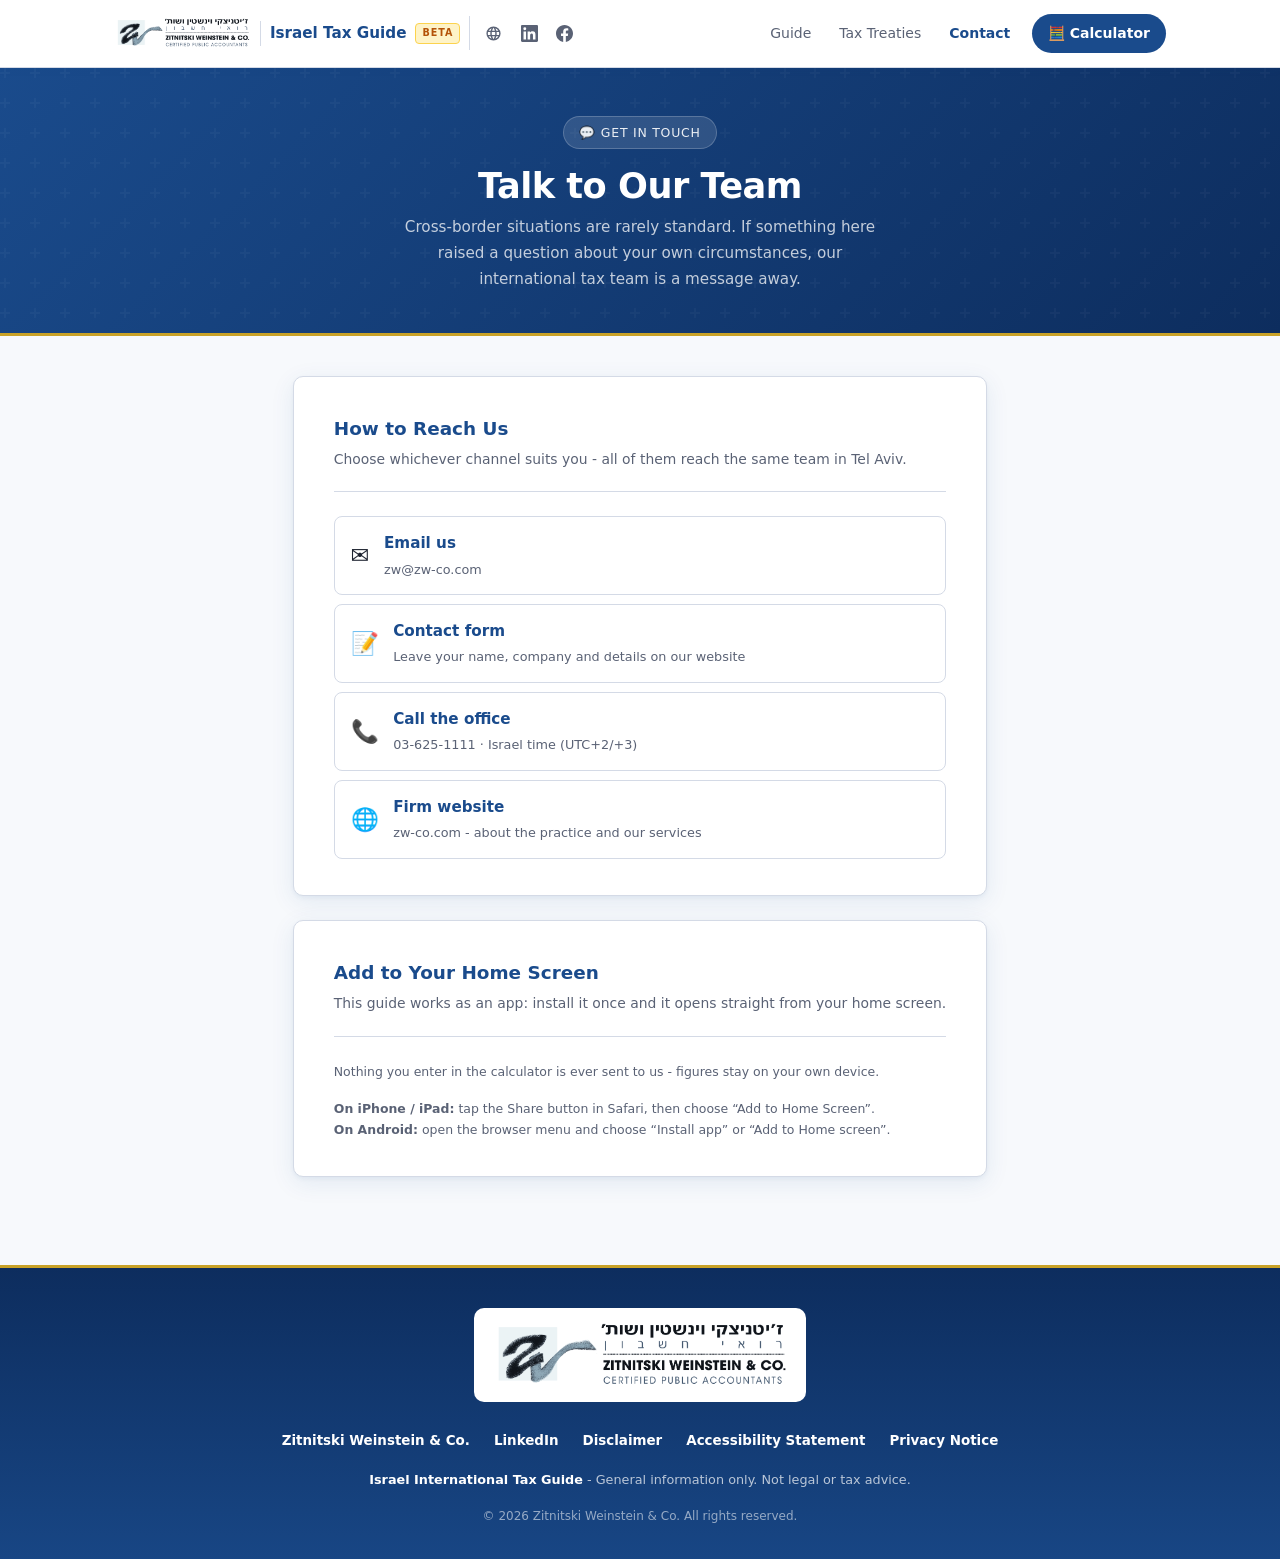
<file: contact.html>
<!DOCTYPE html>
<html lang="en">
<head>
  <meta charset="UTF-8" />
  <script>
    // Frame-ancestor guard: GitHub Pages cannot set X-Frame-Options/CSP
    // frame-ancestors headers, so this page is embeddable in an iframe from
    // any origin by default. Break out of any frame whose ancestor is not on
    // the allowlist (the firm's own Wix site). Add the confirmed Wix embed
    // hostname here once known - for now only the firm's own domain is trusted.
    (function () {
      try {
        if (window.self === window.top) return;
        var ALLOWED_ANCESTORS = ['zw-co.com'];
        function hostAllowed(host) {
          return ALLOWED_ANCESTORS.some(function (d) {
            return host === d || host.slice(-(d.length + 1)) === '.' + d;
          });
        }
        var allowed = false;
        if (window.location.ancestorOrigins && window.location.ancestorOrigins.length) {
          var top = window.location.ancestorOrigins[window.location.ancestorOrigins.length - 1];
          try { allowed = hostAllowed(new URL(top).hostname); } catch (e) {}
        } else if (document.referrer) {
          try { allowed = hostAllowed(new URL(document.referrer).hostname); } catch (e) {}
        }
        if (!allowed) { window.top.location = window.self.location.href; return; }
        document.documentElement.classList.add('zwco-embedded');
      } catch (e) {
        try { window.top.location = window.self.location.href; } catch (e2) {}
      }
    })();
  </script>
  <meta name="viewport" content="width=device-width, initial-scale=1.0" />
  <meta name="description" content="Reach the international tax team at Zitnitski Weinstein &amp; Co. - by email, phone, or the contact form on our website. General information only; contacting us does not create a client relationship." />
  <link rel="icon" href="data:image/svg+xml,%3Csvg xmlns='http://www.w3.org/2000/svg' viewBox='0 0 64 64'%3E%3Crect width='64' height='64' rx='12' fill='%231a4b8c'/%3E%3Ctext x='32' y='43' font-family='Arial, sans-serif' font-size='26' font-weight='700' fill='white' text-anchor='middle'%3EZW%3C/text%3E%3C/svg%3E" />
  <link rel="manifest" href="manifest.json" />
  <meta name="theme-color" content="#1a4b8c" />
  <meta name="apple-mobile-web-app-capable" content="yes" />
  <meta name="apple-mobile-web-app-title" content="ZW Tax" />
  <link rel="apple-touch-icon" href="assets/icon-192.png" />
  <link rel="canonical" href="https://tax.zw-co.com/contact" />
  <meta property="og:type" content="website" />
  <meta property="og:site_name" content="Zitnitski Weinstein &amp; Co." />
  <meta property="og:url" content="https://tax.zw-co.com/contact" />
  <meta property="og:title" content="Talk to Our International Tax Team" />
  <meta property="og:description" content="Reach the cross-border tax team at Zitnitski Weinstein &amp; Co. - by email, phone, or the contact form on our website." />
  <meta property="og:image" content="https://tax.zw-co.com/assets/og-contact.png" />
  <meta property="og:image:width" content="1200" />
  <meta property="og:image:height" content="630" />
  <meta property="og:image:alt" content="Zitnitski Weinstein &amp; Co. - talk to our international tax team" />
  <meta name="twitter:card" content="summary_large_image" />
  <title>Talk to Our Team | Zitnitski Weinstein &amp; Co.</title>
  <link rel="stylesheet" href="calculator.css" />
</head>
<body>
<a href="#main-content" class="skip-link">Skip to main content</a>

<nav>
  <div class="nav-inner">
    <div class="nav-brand-group">
      <a href="index.html" class="nav-brand">
        <img src="assets/zwco-logo-full.png" alt="Zitnitski Weinstein &amp; Co." class="nav-logo" />
        <span class="nav-title">Israel Tax Guide</span>
      </a>
      <span class="beta-badge">Beta</span>
      <span class="nav-social">
        <a href="https://www.zw-co.com/eng" target="_blank" rel="noopener noreferrer" aria-label="Firm website (opens in a new tab)" title="Firm website">
          <svg viewBox="0 0 24 24" aria-hidden="true"><path d="M12 2a10 10 0 1 0 0 20 10 10 0 0 0 0-20zm6.93 6h-2.95a15.65 15.65 0 0 0-1.38-3.56A8.03 8.03 0 0 1 18.93 8zM12 4.04c.83 1.2 1.48 2.53 1.91 3.96h-3.82c.43-1.43 1.08-2.76 1.91-3.96zM4.26 14A7.82 7.82 0 0 1 4 12c0-.69.1-1.36.26-2h3.38a16.5 16.5 0 0 0 0 4H4.26zm.81 2h2.95c.32 1.25.78 2.45 1.38 3.56A7.99 7.99 0 0 1 5.07 16zm2.95-8H5.07a7.99 7.99 0 0 1 4.33-3.56A15.65 15.65 0 0 0 8.02 8zM12 19.96c-.83-1.2-1.48-2.53-1.91-3.96h3.82c-.43 1.43-1.08 2.76-1.91 3.96zM14.34 14H9.66a14.5 14.5 0 0 1 0-4h4.68a14.5 14.5 0 0 1 0 4zm.25 5.56c.6-1.11 1.06-2.31 1.38-3.56h2.95a7.99 7.99 0 0 1-4.33 3.56zM16.36 14a16.5 16.5 0 0 0 0-4h3.38c.16.64.26 1.31.26 2s-.1 1.36-.26 2h-3.38z"/></svg>
        </a>
        <a href="https://www.linkedin.com/company/zitnitski-weinstein-&amp;-co-certified-public-accountants/" target="_blank" rel="noopener noreferrer" aria-label="LinkedIn (opens in a new tab)" title="LinkedIn">
          <svg viewBox="0 0 24 24" aria-hidden="true"><path d="M20.45 20.45h-3.56v-5.57c0-1.33-.02-3.04-1.85-3.04-1.85 0-2.14 1.45-2.14 2.94v5.67H9.35V9h3.41v1.56h.05c.48-.9 1.63-1.85 3.37-1.85 3.6 0 4.27 2.37 4.27 5.46v6.28zM5.34 7.43a2.06 2.06 0 1 1 0-4.13 2.06 2.06 0 0 1 0 4.13zM7.12 20.45H3.56V9h3.56v11.45zM22.22 0H1.77C.79 0 0 .77 0 1.72v20.56C0 23.23.79 24 1.77 24h20.45c.98 0 1.78-.77 1.78-1.72V1.72C24 .77 23.2 0 22.22 0z"/></svg>
        </a>
        <a href="https://www.facebook.com/ZWCPA/" target="_blank" rel="noopener noreferrer" aria-label="Facebook (opens in a new tab)" title="Facebook">
          <svg viewBox="0 0 24 24" aria-hidden="true"><path d="M24 12.07C24 5.4 18.63 0 12 0S0 5.4 0 12.07C0 18.1 4.39 23.1 10.13 24v-8.44H7.08v-3.49h3.05V9.41c0-3.02 1.79-4.69 4.53-4.69 1.31 0 2.69.24 2.69.24v2.97h-1.51c-1.49 0-1.96.93-1.96 1.89v2.25h3.33l-.53 3.49h-2.8V24C19.61 23.1 24 18.1 24 12.07z"/></svg>
        </a>
      </span>
    </div>
    <ul class="nav-links">
      <li><a href="index.html">Guide</a></li>
      <li><a href="treaty-rates.html">Tax Treaties</a></li>
      <li><a href="contact.html" aria-current="page">Contact</a></li>
      <li><a href="calculator.html" class="nav-cta">🧮 Calculator</a></li>
    </ul>
  </div>
</nav>

<header class="hero">
  <div class="hero-badge">💬 Get in Touch</div>
  <h1>Talk to Our Team</h1>
  <p>Cross-border situations are rarely standard. If something here raised a question about your own circumstances, our international tax team is a message away.</p>
</header>

<main class="page" id="main-content">

  <div class="card">
    <div class="card-header">
      <h2>How to Reach Us</h2>
      <p>Choose whichever channel suits you - all of them reach the same team in Tel Aviv.</p>
    </div>

    <div class="contact-list">
      <a class="contact-option" href="mailto:zw@zw-co.com">
        <span class="contact-icon" aria-hidden="true">✉️</span>
        <span class="contact-text">
          <strong>Email us</strong>
          <span class="contact-sub">zw@zw-co.com</span>
        </span>
      </a>

      <a class="contact-option" href="https://www.zw-co.com/%D7%A6%D7%A8%D7%95-%D7%A7%D7%A9%D7%A8?utm_source=zwco-app" target="_blank" rel="noopener noreferrer">
        <span class="contact-icon" aria-hidden="true">📝</span>
        <span class="contact-text">
          <strong>Contact form</strong>
          <span class="contact-sub">Leave your name, company and details on our website</span>
        </span>
      </a>

      <a class="contact-option" href="tel:+97236251111">
        <span class="contact-icon" aria-hidden="true">📞</span>
        <span class="contact-text">
          <strong>Call the office</strong>
          <span class="contact-sub">03-625-1111 · Israel time (UTC+2/+3)</span>
        </span>
      </a>

      <a class="contact-option" href="https://www.zw-co.com/eng" target="_blank" rel="noopener noreferrer">
        <span class="contact-icon" aria-hidden="true">🌐</span>
        <span class="contact-text">
          <strong>Firm website</strong>
          <span class="contact-sub">zw-co.com - about the practice and our services</span>
        </span>
      </a>
    </div>

  </div>

  <div class="card">
    <div class="card-header">
      <h2>Add to Your Home Screen</h2>
      <p>This guide works as an app: install it once and it opens straight from your home screen.</p>
    </div>
    <p class="input-hint" style="margin-bottom:1rem">Nothing you enter in the calculator is ever sent to us - figures stay on your own device.</p>
    <button type="button" id="installBtn" class="cta-btn" hidden>⬇️ Install app</button>
    <p class="input-hint" id="installHintIos">
      <strong>On iPhone / iPad:</strong> tap the Share button in Safari, then choose “Add to Home Screen”.
      <br /><strong>On Android:</strong> open the browser menu and choose “Install app” or “Add to Home screen”.
    </p>
  </div>

</main>

<nav class="app-tabbar" aria-label="App sections">
  <a href="index.html" class="app-tab"><span class="tab-icon" aria-hidden="true">📖</span>Guide</a>
  <a href="calculator.html" class="app-tab"><span class="tab-icon" aria-hidden="true">🧮</span>Calculator</a>
  <a href="treaty-rates.html" class="app-tab"><span class="tab-icon" aria-hidden="true">🌐</span>Treaties</a>
  <a href="contact.html" class="app-tab" aria-current="page"><span class="tab-icon" aria-hidden="true">💬</span>Contact</a>
</nav>

<footer>
  <a href="https://www.zw-co.com/eng" target="_blank" rel="noopener noreferrer" class="footer-logo-full-link" style="margin-top:0">
    <img src="assets/zwco-logo-full.png" alt="Zitnitski Weinstein &amp; Co." class="footer-logo-full" />
  </a>
  <nav class="footer-links" aria-label="Footer">
    <a href="https://www.zw-co.com/eng" target="_blank" rel="noopener noreferrer">Zitnitski Weinstein &amp; Co.</a>
    <a href="https://www.linkedin.com/company/zitnitski-weinstein-&amp;-co-certified-public-accountants/" target="_blank" rel="noopener noreferrer">LinkedIn</a>
    <a href="index.html#disclaimer">Disclaimer</a>
    <a href="index.html#accessibility">Accessibility Statement</a>
    <a href="index.html#privacy">Privacy Notice</a>
  </nav>
  <p class="footer-legal"><strong>Israel International Tax Guide</strong> - General information only. Not legal or tax advice.</p>
  <p class="footer-copy">© 2026 Zitnitski Weinstein &amp; Co. All rights reserved.</p>
</footer>

<script>
  // Install prompt: surfaced only where the browser offers it (Chromium).
  // Safari/iOS never fires beforeinstallprompt, so the button stays hidden
  // and the written Share-sheet instructions below it carry that case.
  (function () {
    var btn = document.getElementById('installBtn');
    if (!btn || window.self !== window.top) return;
    var deferred = null;
    window.addEventListener('beforeinstallprompt', function (e) {
      e.preventDefault();
      deferred = e;
      btn.hidden = false;
    });
    btn.addEventListener('click', function () {
      if (!deferred) return;
      deferred.prompt();
      var done = function () { deferred = null; btn.hidden = true; };
      if (deferred.userChoice && deferred.userChoice.then) {
        deferred.userChoice.then(done, done);
      } else { done(); }
    });
    window.addEventListener('appinstalled', function () { btn.hidden = true; });
  })();
</script>

<script>
  // Report height to an embedding parent (e.g. the firm's Wix site) so an
  // iframe embed can auto-size and avoid a double scrollbar. No-ops outside
  // a frame - pairs with the frame-ancestor guard in <head>.
  (function () {
    if (window.self === window.top) return;
    var lastReported = -1;
    function report() {
      var h = document.body.scrollHeight;
      if (Math.abs(h - lastReported) < 2) return;
      lastReported = h;
      window.parent.postMessage({ source: 'zwco-embed', height: h }, '*');
    }
    report();
    window.addEventListener('load', report);
    window.addEventListener('resize', report);
    if ('ResizeObserver' in window) {
      new ResizeObserver(report).observe(document.body);
    } else {
      new MutationObserver(report).observe(document.body, { childList: true, subtree: true, attributes: true });
    }
    var ticks = 0;
    var iv = setInterval(function () {
      report();
      if (++ticks > 10) clearInterval(iv);
    }, 500);
  })();
</script>

<script>
  // Offline support. Registered only over https - service workers are
  // unavailable over file:// and the site must keep working there too.
  (function () {
    if (!('serviceWorker' in navigator) || window.location.protocol !== 'https:') return;
    window.addEventListener('load', function () {
      navigator.serviceWorker.register('/sw.js').catch(function () {});
    });
  })();
</script>
</body>
</html>
</file>
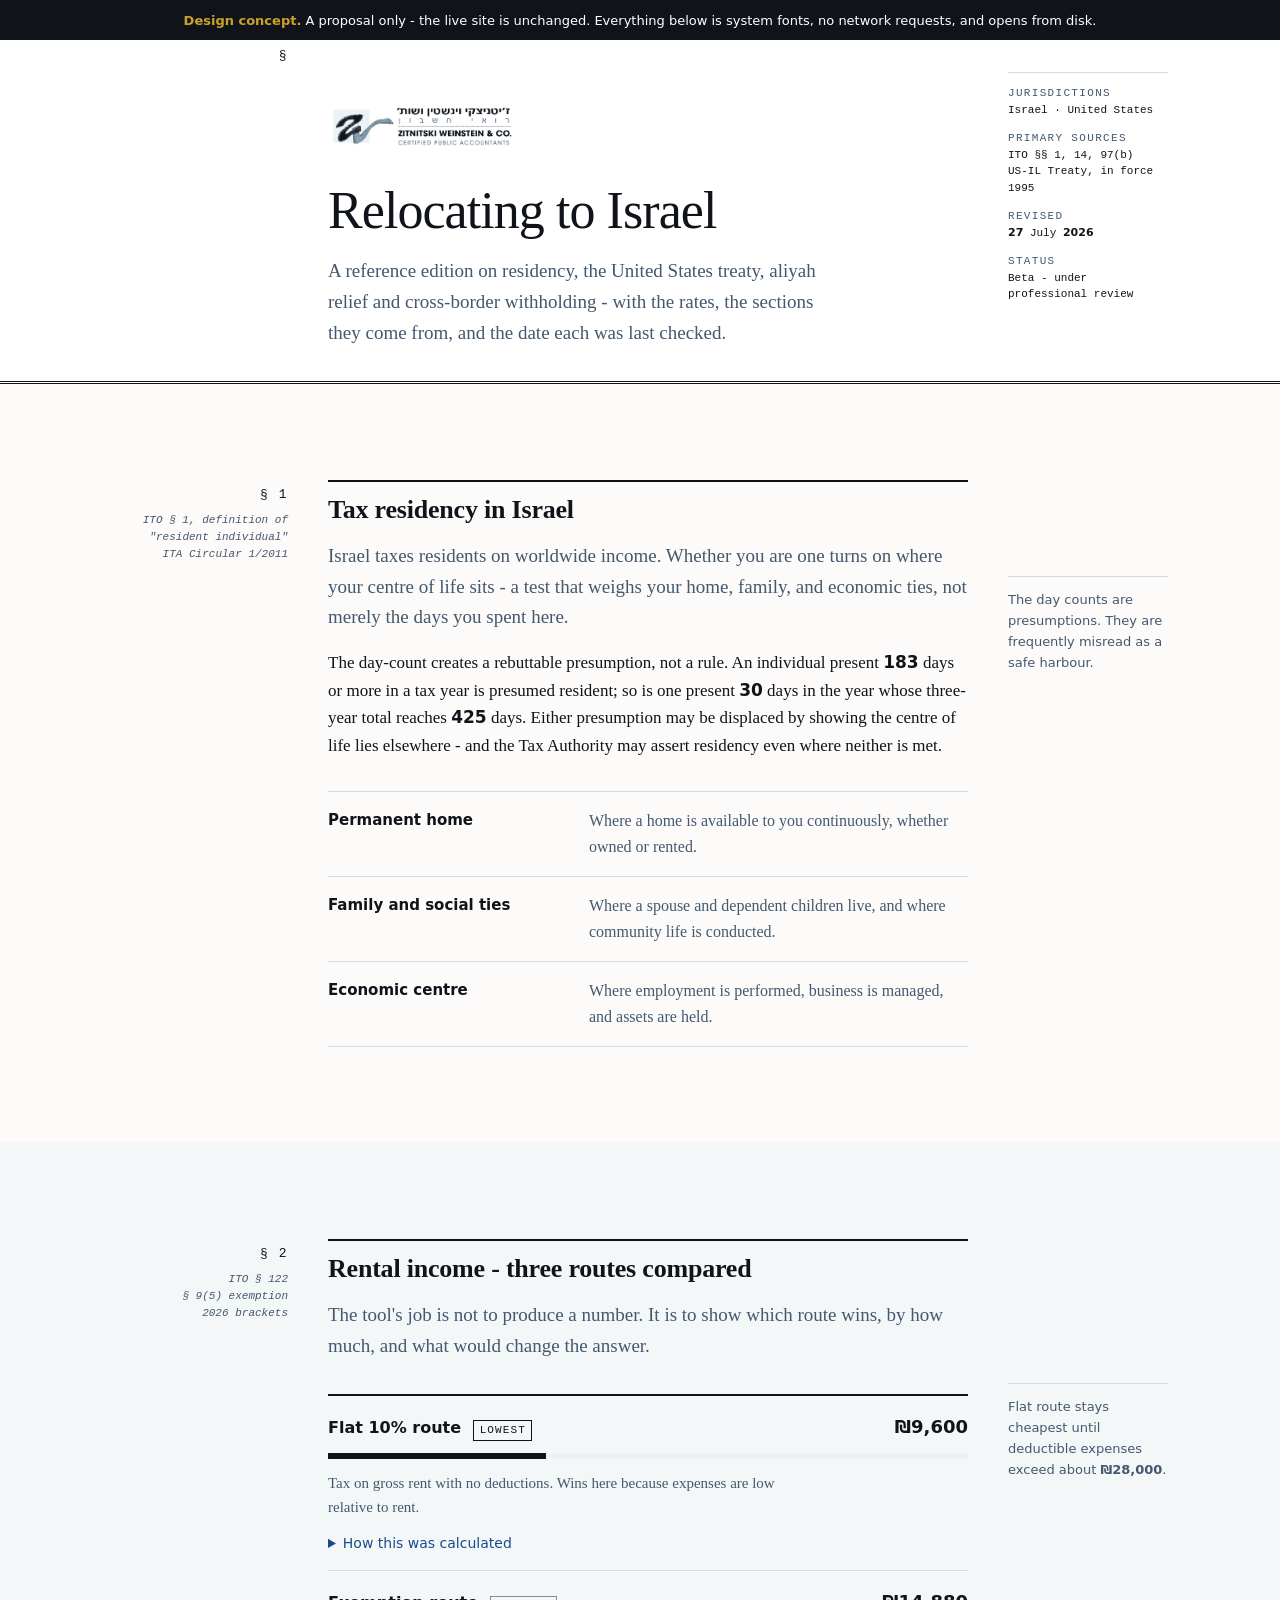
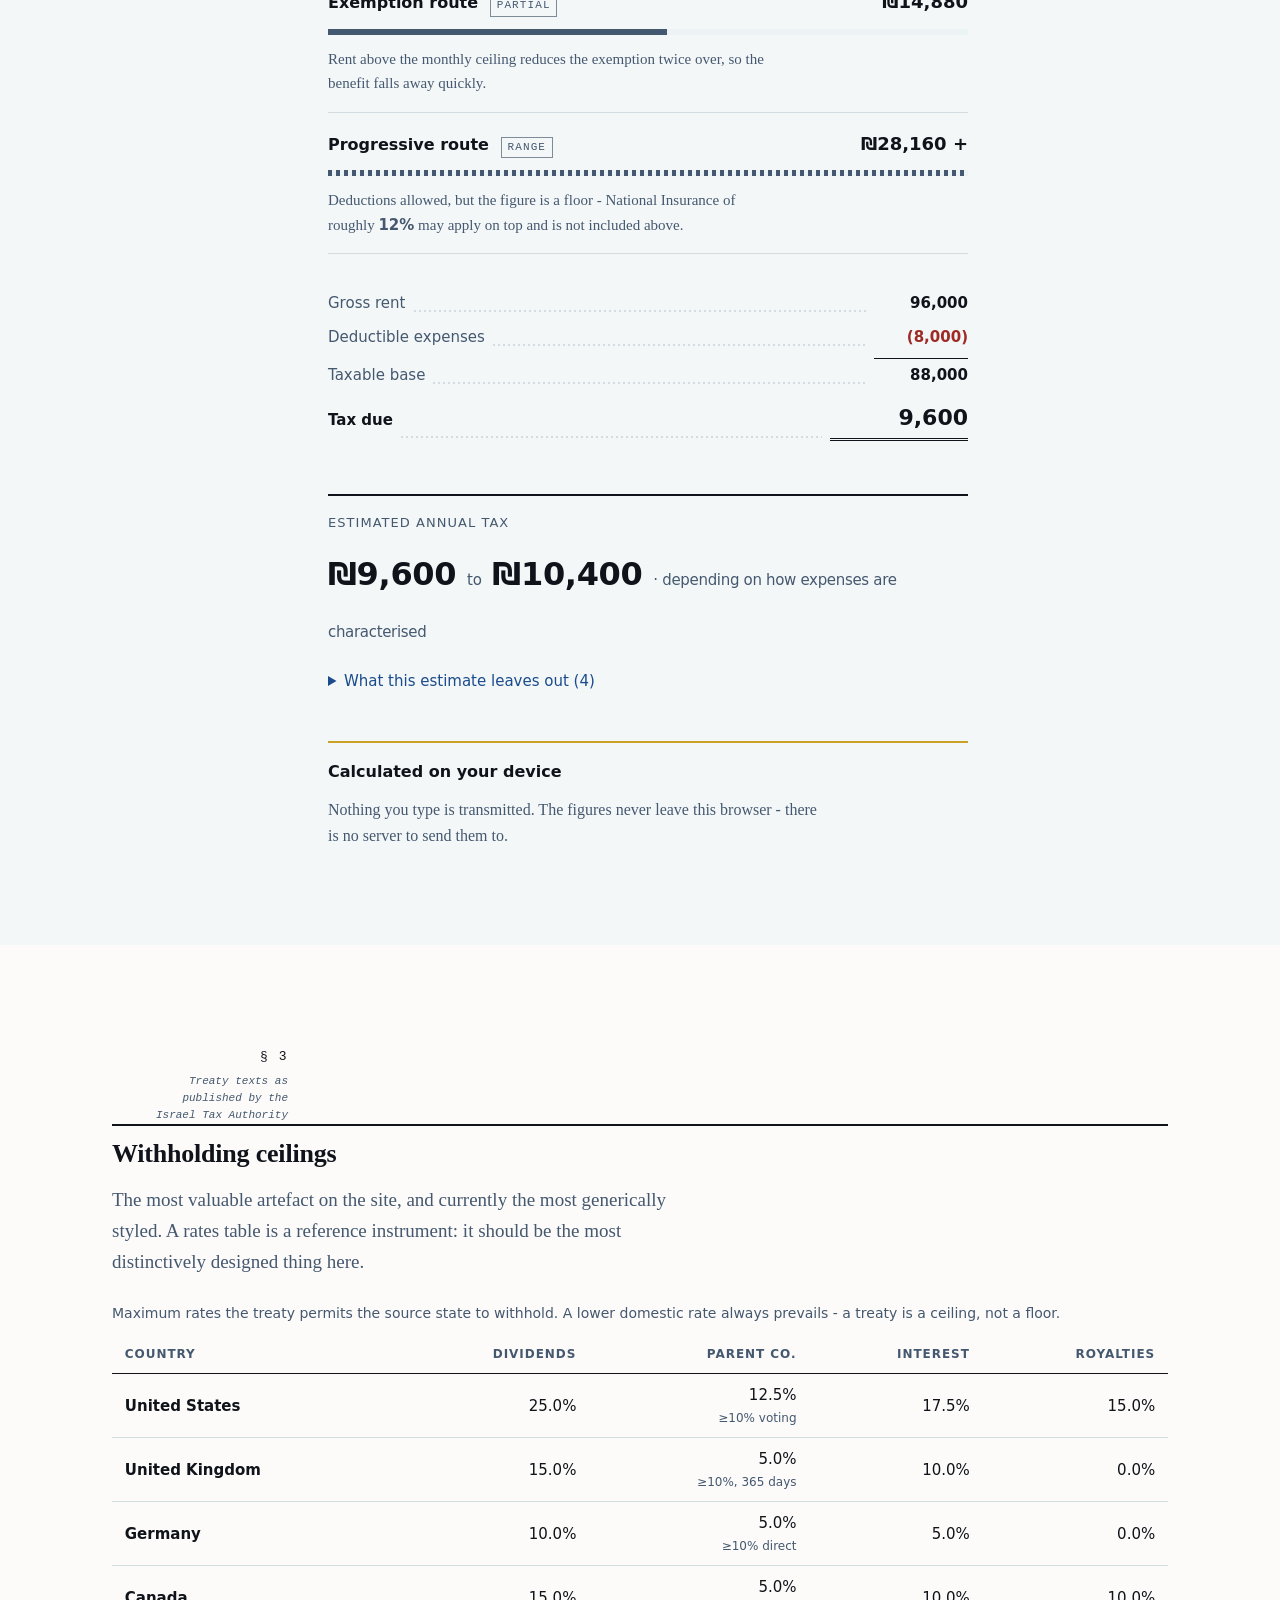
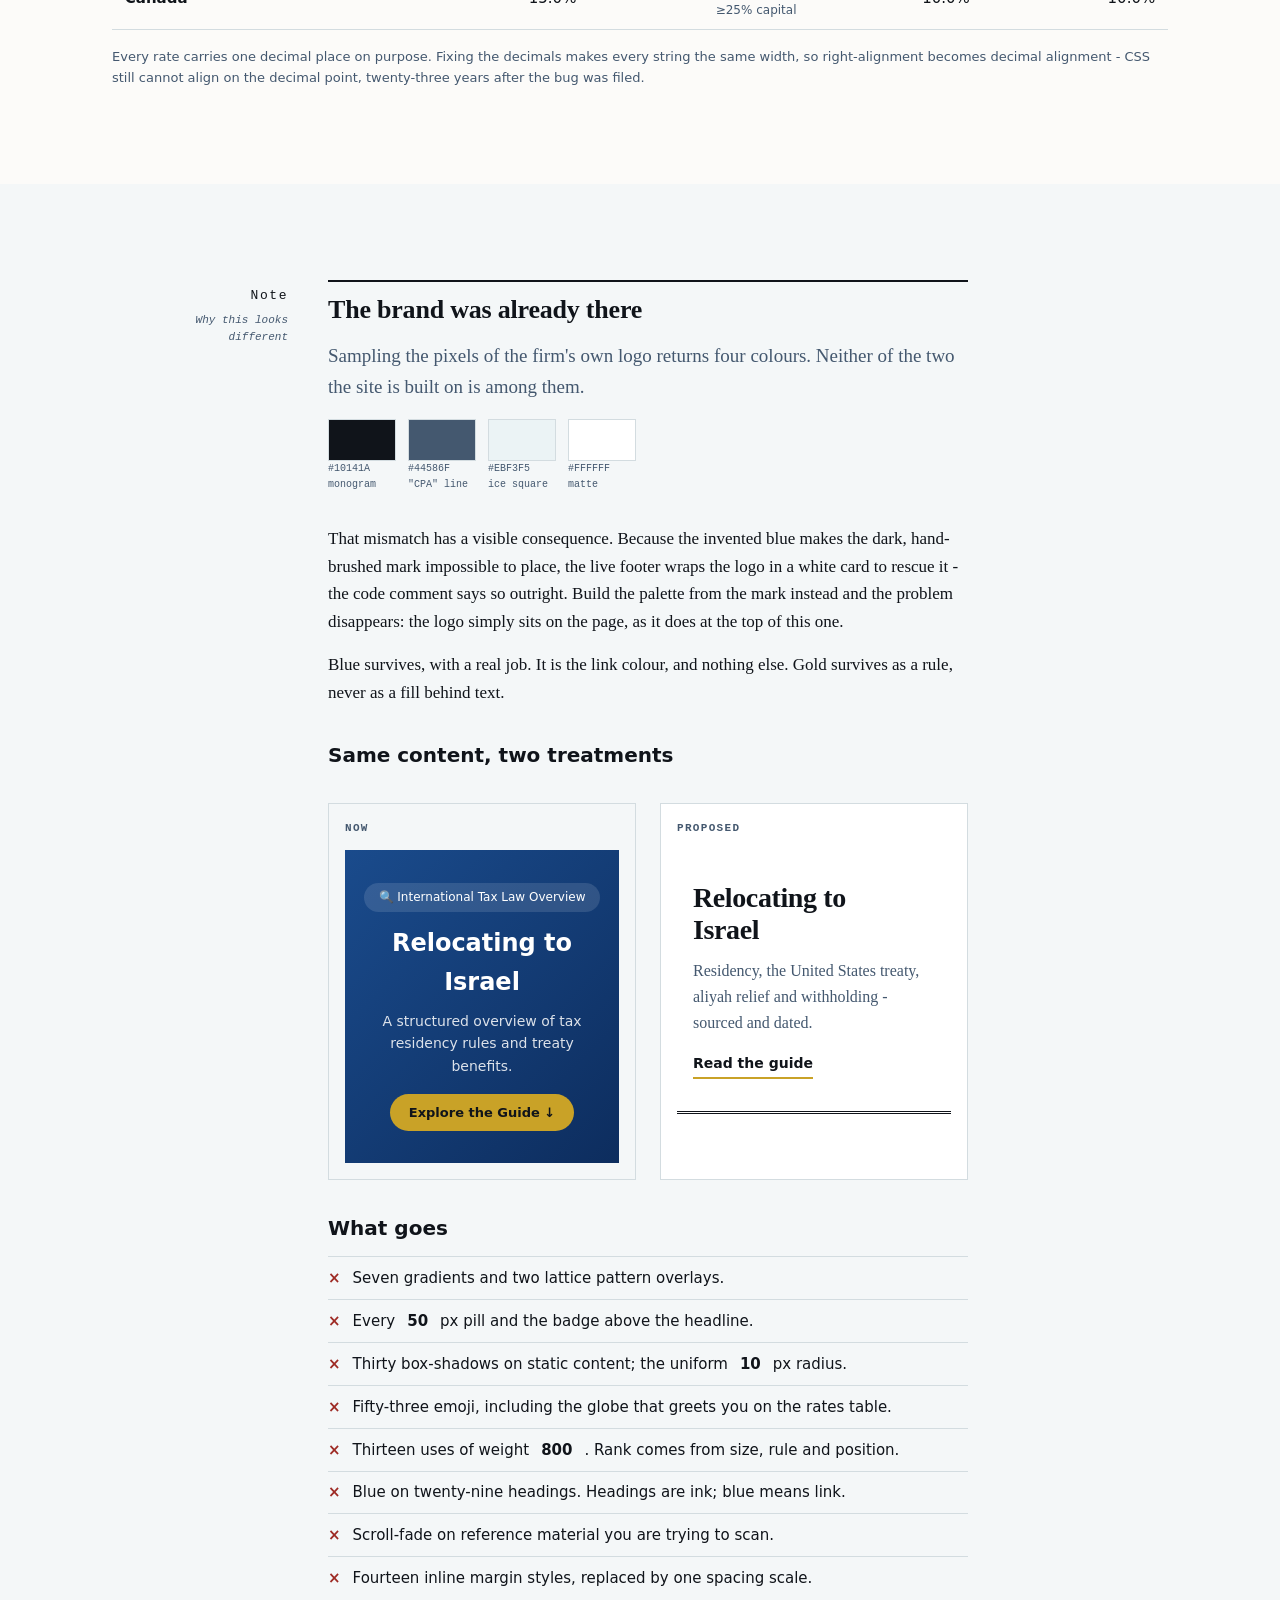
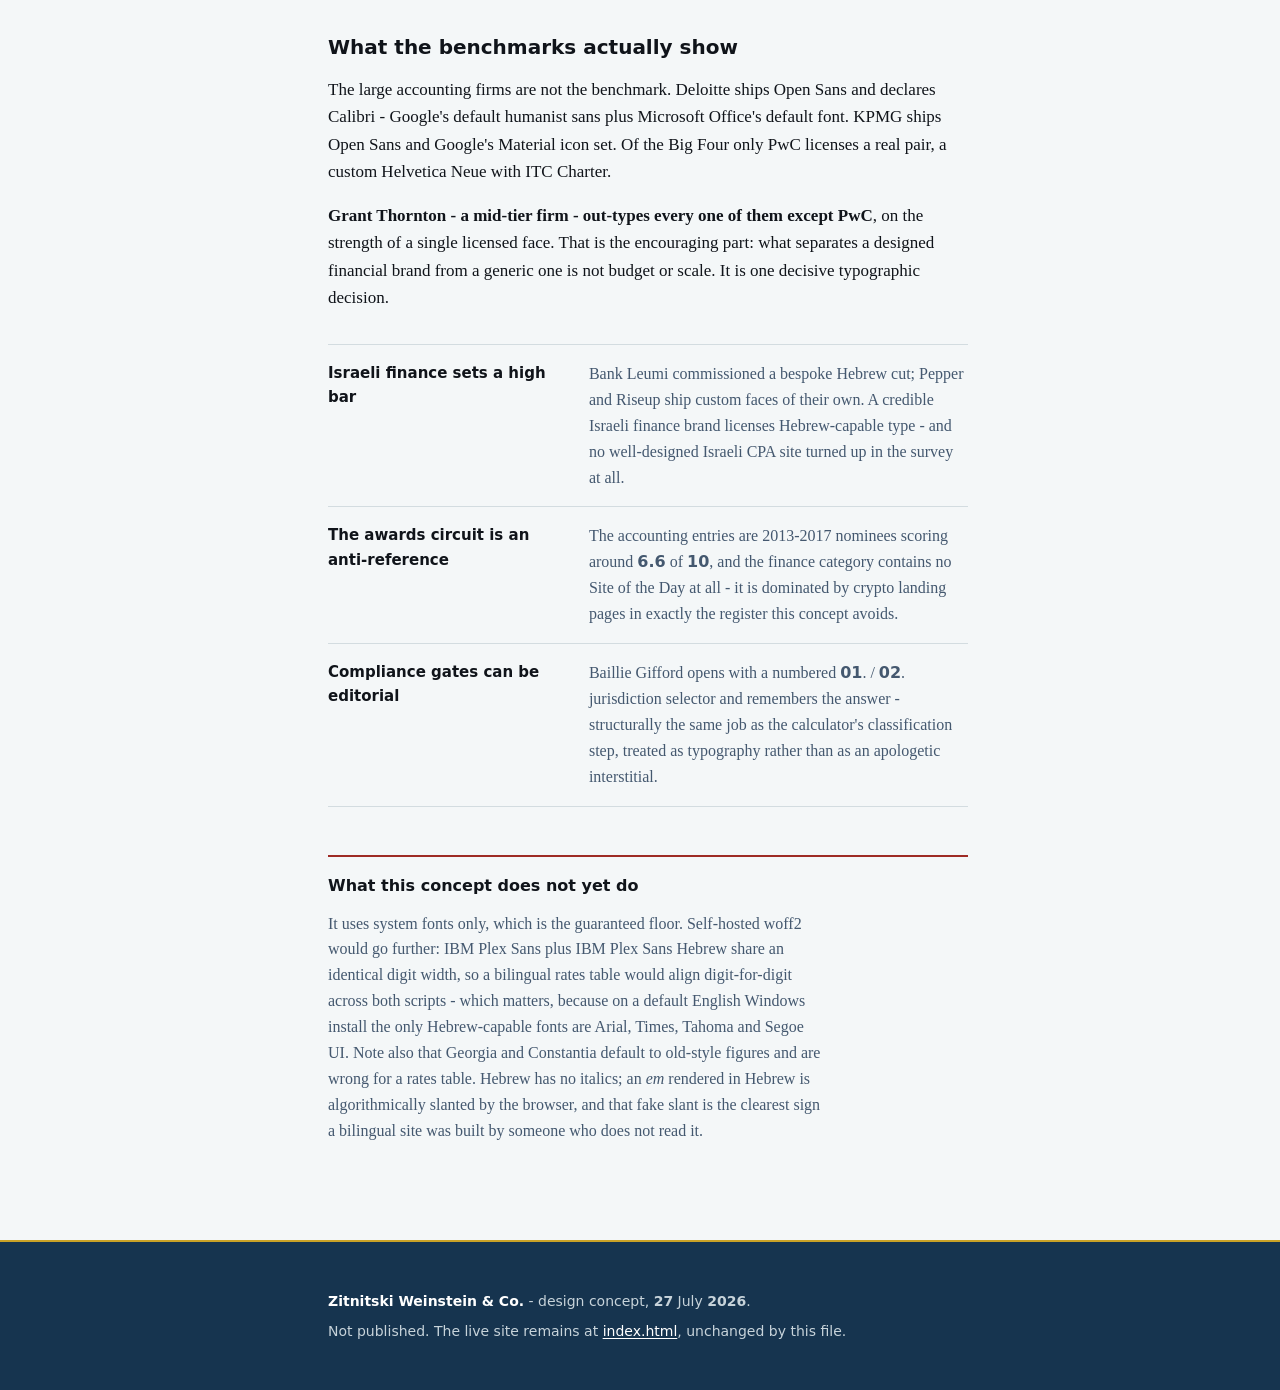
<file: design-concept.html>
<!DOCTYPE html>
<html lang="en">
<head>
<meta charset="UTF-8" />
<meta name="viewport" content="width=device-width, initial-scale=1.0" />
<meta name="robots" content="noindex, nofollow" />
<title>Design Concept - Reference Edition | Zitnitski Weinstein &amp; Co.</title>

<!--
  DESIGN CONCEPT - NOT THE LIVE SITE.

  A standalone proposal. It changes nothing in index.html, calculator*.html or
  treaty-rates.html; it exists to be looked at and argued with.

  The direction came out of three findings:

  1. The brand colours were invented. Sampling the pixels of
     assets/zwco-logo-full.png returns four colours - #FFFFFF, #EBF3F5 (the ice
     square), #10141A (the brush monogram) and #44586F (the "CERTIFIED PUBLIC
     ACCOUNTANTS" line). Neither #1a4b8c nor #c9a227 appears anywhere in the
     firm's own mark. The live site is painted in a brand that does not exist,
     which is also why the logo has to sit on a white card to survive its own
     footer. Here the mark's real colours ARE the system, so the logo simply
     sits on the page.

  2. Accent as ink, never as fill. A teardown of The Economist counts its red
     used 78 times - every one of them carrying text or a 1px border, none
     filling a button or a card. Gradient fills and tinted pills are the single
     most reliable "generated" signal; ink is the way out.

  3. Uncertainty reads better as a range. van der Bles et al., PNAS - five
     experiments, 5,780 participants plus a BBC field trial - found numerical
     ranges raise perceived uncertainty while PRESERVING trust, where hedging
     words and long caveats do not. So the calculator states a range and puts
     what it excludes in a counted, readable list instead of small grey print.

  Everything here is system fonts only, no network requests, no build step, and
  opens straight from disk. Self-hosted woff2 would improve it further (see the
  notes at the end) but the design must work at this floor first.
-->

<style>
  *, *::before, *::after { box-sizing: border-box; margin: 0; padding: 0; }

  :root {
    /* Ink and paper - taken from the logo's own pixels. */
    --ink:      #10141A;   /* the brush monogram. Headings, body, rules.      */
    --slate:    #44586F;   /* the "certified public accountants" line.        */
    --ice:      #EBF3F5;   /* the pale square behind the monogram.            */
    /* Pure white is reserved for the masthead, because the logo PNG carries an
       opaque #FFFFFF matte and any tint would show as a rectangle around it.
       Reading surfaces take a warm off-white instead: Ramp ships #f4f2ef,
       Anrok #fef9f7, Column #e3e9f2 - three of the most admired finance sites,
       and not one of them uses #ffffff as the page ground. Cheap sites do. */
    --paper:    #FFFFFF;
    --leaf:     #FCFBF9;
    --desk:     #F4F7F8;
    --rule:     #D3DCE0;
    --rule-mid: #7E8C97;   /* control borders - 3.45:1, passes 1.4.11        */

    /* Accents. Each has exactly one job. */
    --link: #1A4B8C;       /* links and focus rings ONLY                      */
    --gold: #C9A227;       /* rules and marks ONLY - never behind text        */
    --seal: #9E2B25;       /* negative figures, and the disclaimer rule       */
    --positive: #155E36;

    /* A serif for reading, a sans for interface and figures, a mono for
       citations. One split, and most of the flatness goes away: the live site
       has a single sans doing every job, so rank is signalled only by getting
       bigger and bluer. */
    --f-text: ui-serif, "Iowan Old Style", Charter, "Bitstream Charter",
              "Palatino Linotype", Cambria, Georgia, serif;
    --f-ui:   system-ui, "Segoe UI Variable Text", "Segoe UI", Roboto,
              "Helvetica Neue", Arial, sans-serif;
    --f-ref:  ui-monospace, "Cascadia Mono", "Segoe UI Mono", Consolas, monospace;

    --s2: .5rem; --s3: .75rem; --s4: 1rem; --s5: 1.5rem;
    --s6: 2rem; --s7: 3rem; --s8: 4rem; --s9: 6rem;
  }

  html { scroll-behavior: smooth; }
  @media (prefers-reduced-motion: reduce) { html { scroll-behavior: auto; } }

  body {
    background: var(--desk); color: var(--ink);
    font-family: var(--f-text); font-size: 1.0625rem; line-height: 1.62;
  }

  /* Figures always take the sans, always tabular. On a site made of rates and
     shekel amounts this is the difference between "a site with numbers on it"
     and "a document produced by accountants". Cambria/Charter/Palatino default
     to old-style figures, so a serif digit here would sit below the baseline. */
  .fig {
    font-family: var(--f-ui); font-weight: 600;
    font-variant-numeric: tabular-nums lining-nums;
    font-feature-settings: "tnum" 1, "lnum" 1;
    unicode-bidi: isolate; direction: ltr;
  }
  h1, h2, h3 { font-variant-numeric: lining-nums; }

  a { color: var(--link); text-underline-offset: 2px; }
  a:focus-visible, button:focus-visible, summary:focus-visible {
    outline: 2px solid var(--link); outline-offset: 2px;
  }

  /* ---- The document plate ------------------------------------------------
     No gradient, no lattice pattern, no pill badge, no centring. The logo is
     dark artwork on an opaque white matte, so a white masthead is the one
     surface where it needs no card around it. */
  .plate { background: var(--paper); border-bottom: 3px double var(--ink); }

  .doc {
    display: grid; justify-content: center; column-gap: 2.5rem;
    grid-template-columns:
      [rail-s] minmax(0, 11rem)
      [rail-e text-s] minmax(0, 40rem)
      [text-e note-s] minmax(0, 10rem) [note-e];
    padding-inline: 1.5rem;
  }
  .doc > *      { grid-column: text-s / text-e; }
  .doc > .rail  { grid-column: rail-s / rail-e; }
  .doc > .note  { grid-column: note-s / note-e; }
  .doc > .wide  { grid-column: rail-s / note-e; }

  @media (max-width: 62rem) {
    .doc { grid-template-columns: minmax(0, 40rem); }
    .doc > *, .doc > .rail, .doc > .note, .doc > .wide { grid-column: 1; }
    .doc > .rail {
      border-bottom: 1px solid var(--rule);
      padding-bottom: var(--s2); margin-bottom: var(--s4); text-align: start;
    }
  }

  .masthead { padding-block: var(--s8) var(--s6); }
  .masthead img { height: 46px; width: auto; display: block; margin-bottom: var(--s6); }
  /* Weight 400 at display size, not 600. Baillie Gifford sets its 64px h1 at
     400; Stripe's own token file caps "bold" at 500; Ramp ships 300/350/400.
     Big type at a light weight reads as confidence - bold-everything reads as
     a template. Mid-size headings below keep 600, where a serif needs it. */
  .masthead h1 {
    font-family: var(--f-text); font-weight: 400; letter-spacing: -.018em;
    font-size: clamp(2.25rem, 1.4rem + 3.4vw, 3.25rem); line-height: 1.12;
    max-width: 18ch;
  }
  .deck {
    font-size: 1.1875rem; color: var(--slate);
    max-width: 54ch; margin-top: var(--s4);
  }

  /* The colophon turns the firm's compliance burden - every figure sourced,
     every page disclaimed - into the thing that identifies the site. A
     template has no provenance, so it never has one of these. */
  .colophon {
    font-family: var(--f-ref); font-size: .6875rem; line-height: 1.5;
    color: var(--slate); border-top: 1px solid var(--rule);
    padding-top: var(--s3); margin-top: var(--s6);
  }
  .colophon dt { letter-spacing: .12em; text-transform: uppercase; }
  .colophon dd { color: var(--ink); margin-bottom: var(--s3); }

  /* ---- Sections ---------------------------------------------------------- */
  .band { background: var(--leaf); }
  .band--desk { background: var(--desk); }
  section { padding-block: var(--s9); }

  h2 {
    font-family: var(--f-text); font-weight: 600; font-size: 1.625rem;
    letter-spacing: -.008em; line-height: 1.2;
    border-top: 2px solid var(--ink); padding-top: var(--s3);
  }
  h3 {
    font-family: var(--f-ui); font-weight: 600; font-size: 1.25rem;
    margin-top: var(--s6); margin-bottom: var(--s3);
  }
  p + p { margin-top: var(--s4); }
  .lede { font-size: 1.1875rem; color: var(--slate); margin-top: var(--s4); }

  /* The statute rail. CLAUDE.md requires that no figure appear without a
     source; the live site honours that in HTML comments nobody sees. Given a
     margin, the requirement becomes the page's most distinctive feature. */
  .rail {
    font-family: var(--f-ref); font-size: .6875rem; line-height: 1.55;
    color: var(--slate); text-align: end; padding-top: .35rem;
  }
  .rail .mark {
    display: block; color: var(--ink); font-size: .8125rem;
    letter-spacing: .12em; margin-bottom: .4rem;
  }
  @media (max-width: 62rem) { .rail { text-align: start; } }

  /* Ruled list instead of a card grid. Boxes stop information from touching;
     rules separate it without walling it off. */
  .ruled { list-style: none; margin-top: var(--s6); }
  .ruled li { border-top: 1px solid var(--rule); padding-block: var(--s4); }
  .ruled li:last-child { border-bottom: 1px solid var(--rule); }
  .ruled .term {
    font-family: var(--f-ui); font-weight: 600; font-size: .9375rem;
    display: block; margin-bottom: .25rem;
  }
  .ruled .desc { color: var(--slate); font-size: 1rem; }
  @media (min-width: 40rem) {
    .ruled li { display: grid; grid-template-columns: 1fr 1.6fr; gap: var(--s5); }
  }

  /* ---- Figure slugs: leader dots, rule above subtotal, double under total -
     The two conventions every accountant's eye is trained on. They also just
     work better than the live site's metric tiles: figures land in one
     scannable column instead of scattering across an auto-fit grid. */
  .ledger { margin-top: var(--s5); }
  .slug { display: flex; align-items: baseline; gap: .5rem;
          font-family: var(--f-ui); font-size: .9375rem; padding-block: .3rem; }
  .slug .lbl { color: var(--slate); }
  .slug .lead {
    flex: 1; align-self: end; height: .55em; min-width: 1.5rem;
    background-image: radial-gradient(circle at 1px 50%, var(--rule) 1px, transparent 1.2px);
    background-size: 5px 100%; background-repeat: repeat-x;
  }
  .slug .val {
    font-variant-numeric: tabular-nums lining-nums; font-weight: 600;
    text-align: end; min-width: 9ch;
  }
  .slug--sub .val   { border-top: 1px solid var(--ink); padding-top: .2rem; }
  .slug--total      { margin-top: .2rem; }
  .slug--total .lbl { color: var(--ink); font-weight: 600; }
  .slug--total .val { border-bottom: 3px double var(--ink); padding-bottom: .2rem;
                      font-size: 1.375rem; }
  .val[data-sign="neg"] { color: var(--seal); }
  .val[data-sign="neg"]::before { content: "("; }
  .val[data-sign="neg"]::after  { content: ")"; }

  /* ---- Comparison ------------------------------------------------------- */
  .tracks { margin-top: var(--s6); }
  .track { border-top: 1px solid var(--rule); padding-block: var(--s4); }
  .track:last-of-type { border-bottom: 1px solid var(--rule); }
  .track--win { border-top: 2px solid var(--ink); }
  .track-head { display: flex; align-items: baseline; gap: var(--s3);
                font-family: var(--f-ui); }
  .track-name { font-weight: 600; font-size: 1rem; }
  .track-tag {
    font-family: var(--f-ref); font-size: .6875rem; letter-spacing: .1em;
    text-transform: uppercase; color: var(--slate);
    border: 1px solid var(--rule-mid); padding: .05rem .35rem;
  }
  .track--win .track-tag { color: var(--ink); border-color: var(--ink); }
  .track-amt { margin-left: auto; font-family: var(--f-ui); font-weight: 600;
               font-variant-numeric: tabular-nums lining-nums; font-size: 1.125rem; }
  /* Bar answers "by how much" pre-attentively. On a phone the cards stack and
     you can never see two figures at once, which is where the comparison -
     the entire product - currently stops working. */
  .bar { height: 6px; background: var(--ice); margin-top: var(--s3); }
  .bar i { display: block; height: 100%; background: var(--slate); }
  .track--win .bar i { background: var(--ink); }
  .bar--range i { background: repeating-linear-gradient(90deg,
      var(--slate) 0 4px, transparent 4px 8px); }
  .track-why { font-size: .9375rem; color: var(--slate); margin-top: var(--s3);
               max-width: 60ch; }

  details.derive { margin-top: var(--s3); }
  details.derive summary {
    font-family: var(--f-ui); font-size: .875rem; color: var(--link);
    cursor: pointer; width: max-content;
  }
  details.derive .steps {
    font-family: var(--f-ui); font-size: .875rem; color: var(--slate);
    border-left: 2px solid var(--rule); padding-left: var(--s4);
    margin-top: var(--s3); line-height: 1.9;
  }

  /* ---- Uncertainty as a range, not a paragraph of hedges ---------------- */
  .estimate { border-top: 2px solid var(--ink); padding-top: var(--s4);
              margin-top: var(--s7); }
  .estimate .range {
    font-family: var(--f-ui); font-weight: 600; font-size: 2rem;
    font-variant-numeric: tabular-nums lining-nums; letter-spacing: -.01em;
  }
  .estimate .range small { font-size: .9375rem; font-weight: 400; color: var(--slate); }
  .excl { margin-top: var(--s4); }
  .excl summary { font-family: var(--f-ui); font-size: .9375rem; cursor: pointer;
                  color: var(--link); width: max-content; }
  .excl ol { margin: var(--s3) 0 0 1.2rem; font-size: 1rem; }
  .excl li { margin-bottom: .35rem; }

  /* ---- The rates instrument --------------------------------------------- */
  .table-wrap { overflow-x: auto; margin-top: var(--s5); }
  table { border-collapse: collapse; width: 100%; font-family: var(--f-ui); }
  caption { text-align: start; font-family: var(--f-ui); font-size: .875rem;
            color: var(--slate); padding-bottom: var(--s3); }
  th, td { padding: .55rem .8rem; font-size: .9375rem; }
  thead th {
    font-weight: 600; font-size: .75rem; letter-spacing: .08em;
    text-transform: uppercase; color: var(--slate);
    border-bottom: 1px solid var(--ink); text-align: start; white-space: nowrap;
  }
  /* Right-align numeric cells AND their headers, so units sit above units and
     tens above tens - GOV.UK, Carbon and the Analysis Function all agree. */
  th.num, td.num { text-align: end; font-variant-numeric: tabular-nums lining-nums; }
  tbody tr { border-bottom: 1px solid var(--rule); }
  tbody tr:hover { background: var(--ice); }
  td.country { font-weight: 600; }
  td .cond { display: block; font-size: .75rem; color: var(--slate);
             font-weight: 400; margin-top: .1rem; }

  /* ---- Notices ---------------------------------------------------------- */
  .notice { border-top: 2px solid var(--gold); padding-top: var(--s4);
            margin-top: var(--s7); }
  .notice--seal { border-top-color: var(--seal); }
  .notice h3 { margin-top: 0; font-size: 1rem; }
  .notice p { font-size: 1rem; color: var(--slate); max-width: 62ch; }

  /* ---- Before / after --------------------------------------------------- */
  .compare { display: grid; gap: var(--s5); margin-top: var(--s6); }
  @media (min-width: 48rem) { .compare { grid-template-columns: 1fr 1fr; } }
  .spec { border: 1px solid var(--rule); padding: var(--s4); background: var(--paper); }
  .spec h4 {
    font-family: var(--f-ref); font-size: .6875rem; letter-spacing: .12em;
    text-transform: uppercase; color: var(--slate); margin-bottom: var(--s3);
  }
  .spec--now { background: var(--desk); }
  .swatches { display: flex; flex-wrap: wrap; gap: var(--s3); margin-top: var(--s4); }
  .sw { font-family: var(--f-ref); font-size: .625rem; color: var(--slate); }
  .sw i { display: block; width: 68px; height: 42px; border: 1px solid var(--rule); }

  /* Old-look demo, quarantined so it cannot leak into the concept's own
     styles. This is what the page is arguing against. */
  .old-hero {
    background: linear-gradient(135deg, #1a4b8c 0%, #0d2d5e 100%);
    color: #fff; text-align: center; padding: var(--s6) var(--s4);
  }
  .old-hero .badge {
    display: inline-block; background: rgba(255,255,255,.12); color: #fff;
    border-radius: 50px; padding: .3rem .9rem; font-size: .75rem;
    font-family: var(--f-ui); margin-bottom: var(--s3);
  }
  .old-hero h5 { font-family: var(--f-ui); font-weight: 800; font-size: 1.5rem;
                 margin-bottom: var(--s2); }
  .old-hero p { font-size: .875rem; opacity: .85; font-family: var(--f-ui); }
  .old-hero .btn {
    display: inline-block; margin-top: var(--s4); background: #c9a227; color: #10141A;
    border-radius: 50px; padding: .5rem 1.2rem; font-family: var(--f-ui);
    font-weight: 600; font-size: .8125rem;
  }
  .new-hero { background: var(--paper); border-bottom: 3px double var(--ink);
              padding: var(--s6) var(--s4); }
  .new-hero h5 { font-family: var(--f-text); font-weight: 600; font-size: 1.75rem;
                 letter-spacing: -.014em; line-height: 1.15; max-width: 16ch; }
  .new-hero p { color: var(--slate); font-size: 1rem; margin-top: var(--s3);
                max-width: 46ch; }
  .new-hero .go { display: inline-block; margin-top: var(--s4);
    font-family: var(--f-ui); font-weight: 600; font-size: .875rem;
    color: var(--ink); border-bottom: 2px solid var(--gold); padding-bottom: .15rem; }

  .kill { list-style: none; font-family: var(--f-ui); font-size: .9375rem; }
  .kill li { border-top: 1px solid var(--rule); padding-block: .55rem;
             display: flex; gap: var(--s3); }
  .kill li::before { content: "\00d7"; color: var(--seal); font-weight: 600; }

  footer.plate-foot {
    background: #16344F; color: #C7D3DA; border-top: 2px solid var(--gold);
    padding-block: var(--s7); font-family: var(--f-ui); font-size: .875rem;
  }
  footer.plate-foot strong { color: #fff; }
  footer.plate-foot a { color: #fff; }

  .banner {
    background: var(--ink); color: #fff; font-family: var(--f-ui);
    font-size: .8125rem; padding: .6rem 1.5rem; text-align: center;
  }
  .banner b { color: var(--gold); }
</style>
</head>
<body>

<div class="banner">
  <b>Design concept.</b> A proposal only - the live site is unchanged. Everything below is system fonts, no network requests, and opens from disk.
</div>

<!-- ============================ MASTHEAD ============================ -->
<div class="plate">
  <div class="doc">
    <div class="rail masthead" style="padding-bottom:0">
      <span class="mark">§</span>
    </div>
    <div class="masthead">
      <img src="assets/zwco-logo-full.png" alt="Zitnitski Weinstein &amp; Co." />
      <h1>Relocating to Israel</h1>
      <p class="deck">A reference edition on residency, the United States treaty, aliyah relief and cross-border withholding - with the rates, the sections they come from, and the date each was last checked.</p>
    </div>
    <div class="note colophon">
      <dl>
        <dt>Jurisdictions</dt><dd>Israel · United States</dd>
        <dt>Primary sources</dt><dd>ITO §§ 1, 14, 97(b)<br />US-IL Treaty, in force 1995</dd>
        <dt>Revised</dt><dd><span class="fig">27</span> July <span class="fig">2026</span></dd>
        <dt>Status</dt><dd>Beta - under professional review</dd>
      </dl>
    </div>
  </div>
</div>

<!-- ============================ THE GUIDE ============================ -->
<section class="band">
  <div class="doc">
    <aside class="rail">
      <span class="mark">§ 1</span>
      <cite>ITO § 1, definition of<br />"resident individual"<br />ITA Circular 1/2011</cite>
    </aside>
    <div>
      <h2>Tax residency in Israel</h2>
      <p class="lede">Israel taxes residents on worldwide income. Whether you are one turns on where your centre of life sits - a test that weighs your home, family, and economic ties, not merely the days you spent here.</p>
      <p>The day-count creates a rebuttable presumption, not a rule. An individual present <span class="fig">183</span> days or more in a tax year is presumed resident; so is one present <span class="fig">30</span> days in the year whose three-year total reaches <span class="fig">425</span> days. Either presumption may be displaced by showing the centre of life lies elsewhere - and the Tax Authority may assert residency even where neither is met.</p>

      <ul class="ruled">
        <li>
          <span class="term">Permanent home</span>
          <span class="desc">Where a home is available to you continuously, whether owned or rented.</span>
        </li>
        <li>
          <span class="term">Family and social ties</span>
          <span class="desc">Where a spouse and dependent children live, and where community life is conducted.</span>
        </li>
        <li>
          <span class="term">Economic centre</span>
          <span class="desc">Where employment is performed, business is managed, and assets are held.</span>
        </li>
      </ul>
    </div>
    <aside class="note" style="font-family:var(--f-ui);font-size:.8125rem;color:var(--slate);border-top:1px solid var(--rule);padding-top:.75rem;margin-top:6rem">
      The day counts are presumptions. They are frequently misread as a safe harbour.
    </aside>
  </div>
</section>

<!-- ============================ CALCULATOR ============================ -->
<section class="band band--desk">
  <div class="doc">
    <aside class="rail">
      <span class="mark">§ 2</span>
      <cite>ITO § 122<br />§ 9(5) exemption<br />2026 brackets</cite>
    </aside>
    <div>
      <h2>Rental income - three routes compared</h2>
      <p class="lede">The tool's job is not to produce a number. It is to show which route wins, by how much, and what would change the answer.</p>

      <div class="tracks">

        <div class="track track--win">
          <div class="track-head">
            <span class="track-name">Flat 10% route</span>
            <span class="track-tag">Lowest</span>
            <span class="track-amt fig">₪9,600</span>
          </div>
          <div class="bar"><i style="width:34%"></i></div>
          <p class="track-why">Tax on gross rent with no deductions. Wins here because expenses are low relative to rent.</p>
          <details class="derive">
            <summary>How this was calculated</summary>
            <div class="steps">
              Gross rent <span class="fig">₪96,000</span><br />
              Rate <span class="fig">10%</span> on gross, no deductions<br />
              Tax <span class="fig">₪9,600</span>
            </div>
          </details>
        </div>

        <div class="track">
          <div class="track-head">
            <span class="track-name">Exemption route</span>
            <span class="track-tag">Partial</span>
            <span class="track-amt fig">₪14,880</span>
          </div>
          <div class="bar"><i style="width:53%"></i></div>
          <p class="track-why">Rent above the monthly ceiling reduces the exemption twice over, so the benefit falls away quickly.</p>
        </div>

        <div class="track">
          <div class="track-head">
            <span class="track-name">Progressive route</span>
            <span class="track-tag">Range</span>
            <span class="track-amt fig">₪28,160 +</span>
          </div>
          <!-- Hatched, because the figure is a floor: the live tool warns that
               National Insurance is excluded and then still ranks this track
               against complete numbers. A range is honest; a point estimate
               with a footnote saying it is incomplete is not. -->
          <div class="bar bar--range"><i style="width:100%"></i></div>
          <p class="track-why">Deductions allowed, but the figure is a floor - National Insurance of roughly <span class="fig">12%</span> may apply on top and is not included above.</p>
        </div>

      </div>

      <div class="ledger" style="margin-top:2rem">
        <div class="slug"><span class="lbl">Gross rent</span><span class="lead"></span><span class="val fig">96,000</span></div>
        <div class="slug"><span class="lbl">Deductible expenses</span><span class="lead"></span><span class="val fig" data-sign="neg">8,000</span></div>
        <div class="slug slug--sub"><span class="lbl">Taxable base</span><span class="lead"></span><span class="val fig">88,000</span></div>
        <div class="slug slug--total"><span class="lbl">Tax due</span><span class="lead"></span><span class="val fig">9,600</span></div>
      </div>

      <div class="estimate">
        <p style="font-family:var(--f-ui);font-size:.8125rem;letter-spacing:.08em;text-transform:uppercase;color:var(--slate)">Estimated annual tax</p>
        <p class="range"><span class="fig">₪9,600</span> <small>to</small> <span class="fig">₪10,400</span>
          <small>· depending on how expenses are characterised</small></p>
        <!-- A range rather than a paragraph of qualifiers: van der Bles et al.
             (PNAS, 5,780 participants + a BBC field trial) found ranges raise
             perceived uncertainty while preserving trust in the figure and its
             source. Hedging words and long caveats did not. -->
        <details class="excl">
          <summary>What this estimate leaves out (4)</summary>
          <ol>
            <li>National Insurance contributions, which can reach <span class="fig">12%</span> on the progressive route.</li>
            <li>Municipal rates and building levies.</li>
            <li>Any credit for tax paid abroad on the same rent.</li>
            <li>Surtax, where total annual income exceeds <span class="fig">₪721,560</span>.</li>
          </ol>
        </details>
      </div>

      <div class="notice">
        <h3>Calculated on your device</h3>
        <p>Nothing you type is transmitted. The figures never leave this browser - there is no server to send them to.</p>
      </div>
    </div>
    <aside class="note" style="font-family:var(--f-ui);font-size:.8125rem;color:var(--slate);border-top:1px solid var(--rule);padding-top:.75rem;margin-top:9rem">
      Flat route stays cheapest until deductible expenses exceed about <span class="fig">₪28,000</span>.
    </aside>
  </div>
</section>

<!-- ============================ TREATY TABLE ============================ -->
<section class="band">
  <div class="doc">
    <aside class="rail">
      <span class="mark">§ 3</span>
      <cite>Treaty texts as<br />published by the<br />Israel Tax Authority</cite>
    </aside>
    <div class="wide">
      <h2>Withholding ceilings</h2>
      <p class="lede" style="max-width:60ch">The most valuable artefact on the site, and currently the most generically styled. A rates table is a reference instrument: it should be the most distinctively designed thing here.</p>

      <!-- Scroll region, keyboard-reachable and named, per Roselli's pattern.
           Deliberately NOT stacked into cards on mobile: stacking is only
           right when rows are independent, and a rates table exists to be
           compared across rows. -->
      <div class="table-wrap" role="region" aria-labelledby="rates-cap" tabindex="0">
        <table>
          <caption id="rates-cap">Maximum rates the treaty permits the source state to withhold. A lower domestic rate always prevails - a treaty is a ceiling, not a floor.</caption>
          <thead>
            <tr>
              <th scope="col">Country</th>
              <th scope="col" class="num">Dividends</th>
              <th scope="col" class="num">Parent co.</th>
              <th scope="col" class="num">Interest</th>
              <th scope="col" class="num">Royalties</th>
            </tr>
          </thead>
          <tbody>
            <tr>
              <td class="country">United States</td>
              <td class="num">25.0%</td>
              <td class="num">12.5%<span class="cond">≥10% voting</span></td>
              <td class="num">17.5%</td>
              <td class="num">15.0%</td>
            </tr>
            <tr>
              <td class="country">United Kingdom</td>
              <td class="num">15.0%</td>
              <td class="num">5.0%<span class="cond">≥10%, 365 days</span></td>
              <td class="num">10.0%</td>
              <td class="num">0.0%</td>
            </tr>
            <tr>
              <td class="country">Germany</td>
              <td class="num">10.0%</td>
              <td class="num">5.0%<span class="cond">≥10% direct</span></td>
              <td class="num">5.0%</td>
              <td class="num">0.0%</td>
            </tr>
            <tr>
              <td class="country">Canada</td>
              <td class="num">15.0%</td>
              <td class="num">5.0%<span class="cond">≥25% capital</span></td>
              <td class="num">10.0%</td>
              <td class="num">10.0%</td>
            </tr>
          </tbody>
        </table>
      </div>
      <p style="font-family:var(--f-ui);font-size:.8125rem;color:var(--slate);margin-top:1rem">
        Every rate carries one decimal place on purpose. Fixing the decimals makes every string the same width, so right-alignment becomes decimal alignment - CSS still cannot align on the decimal point, twenty-three years after the bug was filed.
      </p>
    </div>
  </div>
</section>

<!-- ============================ RATIONALE ============================ -->
<section class="band band--desk">
  <div class="doc">
    <aside class="rail"><span class="mark">Note</span><cite>Why this looks<br />different</cite></aside>
    <div>
      <h2>The brand was already there</h2>
      <p class="lede">Sampling the pixels of the firm's own logo returns four colours. Neither of the two the site is built on is among them.</p>

      <div class="swatches">
        <span class="sw"><i style="background:#10141A"></i>#10141A<br />monogram</span>
        <span class="sw"><i style="background:#44586F"></i>#44586F<br />"CPA" line</span>
        <span class="sw"><i style="background:#EBF3F5"></i>#EBF3F5<br />ice square</span>
        <span class="sw"><i style="background:#FFFFFF"></i>#FFFFFF<br />matte</span>
      </div>

      <p style="margin-top:2rem">That mismatch has a visible consequence. Because the invented blue makes the dark, hand-brushed mark impossible to place, the live footer wraps the logo in a white card to rescue it - the code comment says so outright. Build the palette from the mark instead and the problem disappears: the logo simply sits on the page, as it does at the top of this one.</p>
      <p>Blue survives, with a real job. It is the link colour, and nothing else. Gold survives as a rule, never as a fill behind text.</p>

      <h3>Same content, two treatments</h3>
      <div class="compare">
        <div class="spec spec--now">
          <h4>Now</h4>
          <div class="old-hero">
            <span class="badge">🔍 International Tax Law Overview</span>
            <h5>Relocating to Israel</h5>
            <p>A structured overview of tax residency rules and treaty benefits.</p>
            <span class="btn">Explore the Guide ↓</span>
          </div>
        </div>
        <div class="spec">
          <h4>Proposed</h4>
          <div class="new-hero">
            <h5>Relocating to Israel</h5>
            <p>Residency, the United States treaty, aliyah relief and withholding - sourced and dated.</p>
            <span class="go">Read the guide</span>
          </div>
        </div>
      </div>

      <h3>What goes</h3>
      <ul class="kill">
        <li>Seven gradients and two lattice pattern overlays.</li>
        <li>Every <span class="fig">50</span>px pill and the badge above the headline.</li>
        <li>Thirty box-shadows on static content; the uniform <span class="fig">10</span>px radius.</li>
        <li>Fifty-three emoji, including the globe that greets you on the rates table.</li>
        <li>Thirteen uses of weight <span class="fig">800</span>. Rank comes from size, rule and position.</li>
        <li>Blue on twenty-nine headings. Headings are ink; blue means link.</li>
        <li>Scroll-fade on reference material you are trying to scan.</li>
        <li>Fourteen inline margin styles, replaced by one spacing scale.</li>
      </ul>

      <h3>What the benchmarks actually show</h3>
      <!-- Read off shipped CSS across 37 finance properties, not from
           screenshots: which webfont files each site actually serves. -->
      <p>The large accounting firms are not the benchmark. Deloitte ships Open Sans and declares Calibri - Google's default humanist sans plus Microsoft Office's default font. KPMG ships Open Sans and Google's Material icon set. Of the Big Four only PwC licenses a real pair, a custom Helvetica Neue with ITC Charter.</p>
      <p><strong>Grant Thornton - a mid-tier firm - out-types every one of them except PwC</strong>, on the strength of a single licensed face. That is the encouraging part: what separates a designed financial brand from a generic one is not budget or scale. It is one decisive typographic decision.</p>

      <ul class="ruled">
        <li>
          <span class="term">Israeli finance sets a high bar</span>
          <span class="desc">Bank Leumi commissioned a bespoke Hebrew cut; Pepper and Riseup ship custom faces of their own. A credible Israeli finance brand licenses Hebrew-capable type - and no well-designed Israeli CPA site turned up in the survey at all.</span>
        </li>
        <li>
          <span class="term">The awards circuit is an anti-reference</span>
          <span class="desc">The accounting entries are 2013-2017 nominees scoring around <span class="fig">6.6</span> of <span class="fig">10</span>, and the finance category contains no Site of the Day at all - it is dominated by crypto landing pages in exactly the register this concept avoids.</span>
        </li>
        <li>
          <span class="term">Compliance gates can be editorial</span>
          <span class="desc">Baillie Gifford opens with a numbered <span class="fig">01</span>. / <span class="fig">02</span>. jurisdiction selector and remembers the answer - structurally the same job as the calculator's classification step, treated as typography rather than as an apologetic interstitial.</span>
        </li>
      </ul>

      <div class="notice notice--seal">
        <h3>What this concept does not yet do</h3>
        <p>It uses system fonts only, which is the guaranteed floor. Self-hosted woff2 would go further: IBM Plex Sans plus IBM Plex Sans Hebrew share an identical digit width, so a bilingual rates table would align digit-for-digit across both scripts - which matters, because on a default English Windows install the only Hebrew-capable fonts are Arial, Times, Tahoma and Segoe UI. Note also that Georgia and Constantia default to old-style figures and are wrong for a rates table. Hebrew has no italics; an <em>em</em> rendered in Hebrew is algorithmically slanted by the browser, and that fake slant is the clearest sign a bilingual site was built by someone who does not read it.</p>
      </div>
    </div>
  </div>
</section>

<footer class="plate-foot">
  <div class="doc">
    <div>
      <p><strong>Zitnitski Weinstein &amp; Co.</strong> - design concept, <span class="fig">27</span> July <span class="fig">2026</span>.</p>
      <p style="margin-top:.5rem">Not published. The live site remains at <a href="index.html">index.html</a>, unchanged by this file.</p>
    </div>
  </div>
</footer>

</body>
</html>
</file>
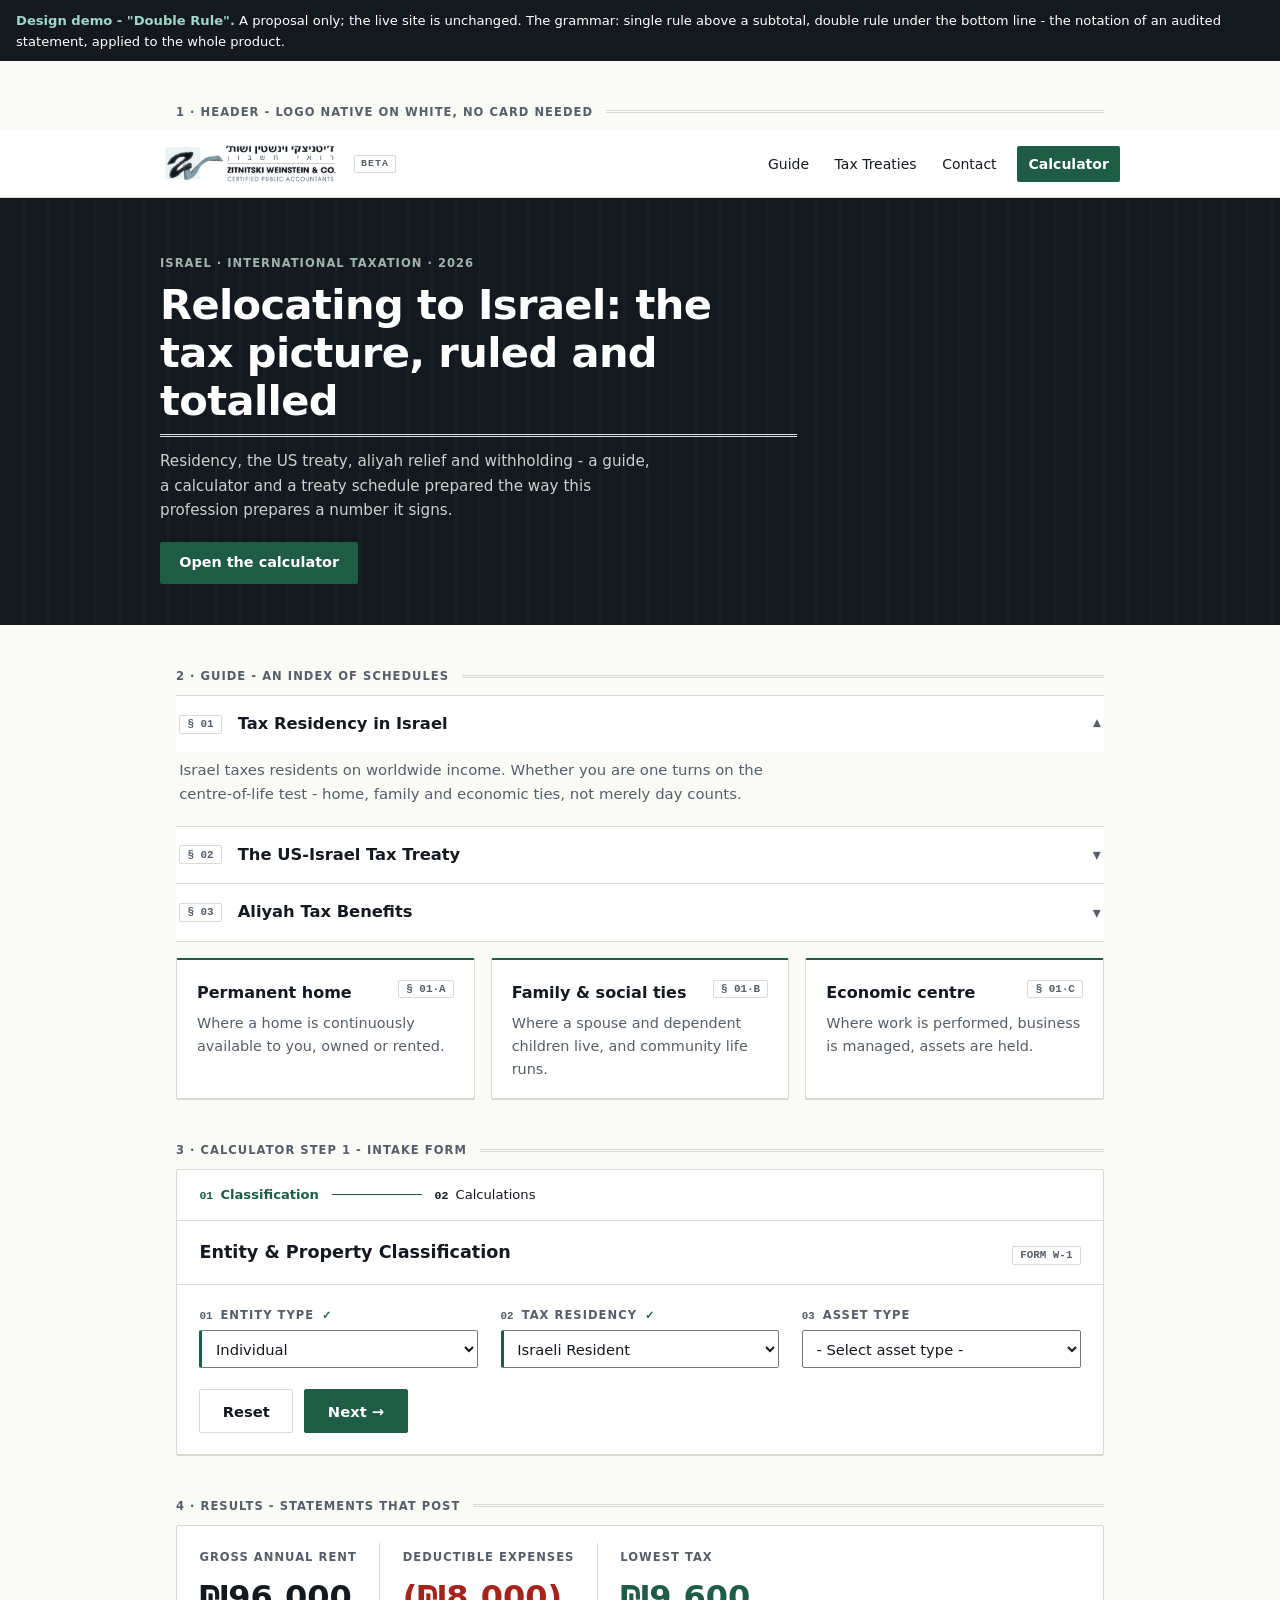
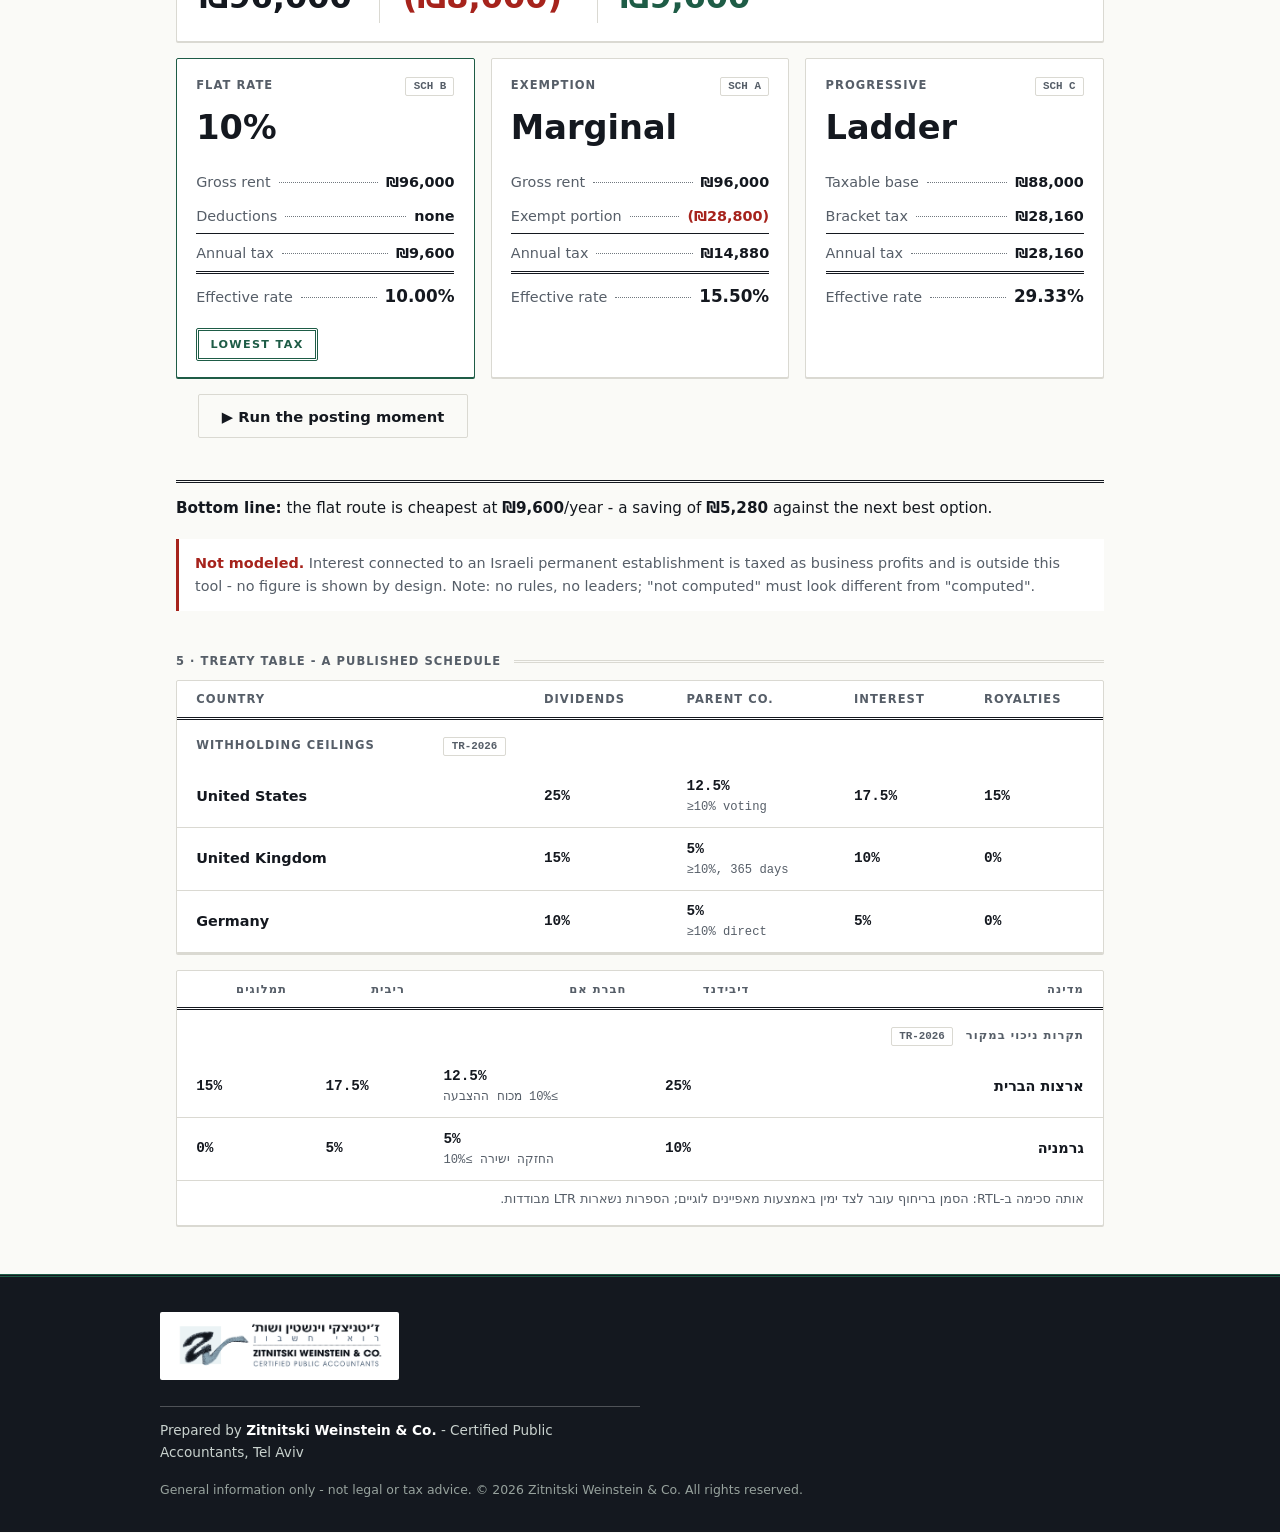
<file: design-doublerule.html>
<!DOCTYPE html>
<html lang="en">
<head>
<meta charset="UTF-8" />
<meta name="viewport" content="width=device-width, initial-scale=1.0" />
<meta name="robots" content="noindex, nofollow" />
<title>Design Demo - Double Rule | Zitnitski Weinstein &amp; Co.</title>

<!--
  DESIGN DEMO - "DOUBLE RULE". Not the live site; nothing in index.html,
  calculator*.html, treaty-rates.html or calculator.css is modified.

  The idea: accountants already own a notation for a number they stand behind.
  In an audited statement a subtotal takes a single rule and the bottom line
  takes a double rule. This demo restyles the product in that grammar - plates
  instead of soft cards, working-paper codes instead of icon tiles, leader-dot
  statement rows, a single rule above the subtotal, a double rule under the
  answer, and red used only for what red means in this profession: a negative
  number.

  How it differs from the two earlier proposals:
  - design-concept.html (rejected) dissolved the app into a reading document.
    Here every surface keeps its structure - index, steps, field grid, track
    comparison, filterable table - and gains MORE instrument apparatus.
  - design-recolor.html swaps :root values on the same skin. This changes the
    surface system itself: radii, shadows, badges, hero, table ruling, and
    markup-level devices no variable swap can produce.

  Vanilla everything, zero network requests, system fonts, works from file://.
-->

<style>
  *, *::before, *::after { box-sizing: border-box; margin: 0; padding: 0; }

  :root {
    --ink:      #14181F;
    --paper:    #FAFAF7;
    --plate:    #FFFFFF;
    --ledger:   #1E5C46;   /* the one accent - links, actions, recommended */
    --wash:     #EAF2EE;   /* hover tint only, never behind long text      */
    --debit:    #A6231C;   /* negative figures and cautions ONLY           */
    --muted:    #565E68;
    --hairline: #DAD9D2;
    --ctrl:     #71787F;   /* input borders - 4.28:1, passes 1.4.11        */
    --radius: 2px;
    --edge: 0 1px 0 var(--hairline);
    --f-ui: system-ui, "Segoe UI Variable Text", "Segoe UI", Roboto,
            "Helvetica Neue", Arial, sans-serif;
    --f-mono: ui-monospace, "Cascadia Mono", Consolas, "Segoe UI Mono",
              Menlo, monospace;
  }

  body {
    font-family: var(--f-ui); background: var(--paper); color: var(--ink);
    line-height: 1.6; font-size: 16px;
  }
  a { color: var(--ledger); }
  a:focus-visible, button:focus-visible, summary:focus-visible {
    outline: 2px solid var(--ledger); outline-offset: 2px;
  }

  /* Figures: large, heavy, tabular - the voice of the answer. */
  .fig {
    font-variant-numeric: tabular-nums lining-nums;
    font-feature-settings: "tnum" 1, "lnum" 1;
    font-weight: 750; unicode-bidi: isolate; direction: ltr;
  }
  /* Labels: the form-label voice, promoted to the heading grammar. */
  .lbl {
    font-size: .72rem; font-weight: 700; letter-spacing: .09em;
    text-transform: uppercase; color: var(--muted);
  }
  .mono { font-family: var(--f-mono); }

  /* Working-paper code chip - an ID plate, not a citation margin. */
  .doc-code {
    font: 600 .68rem var(--f-mono); color: var(--muted);
    border: 1px solid var(--hairline); border-radius: var(--radius);
    padding: .15rem .45rem; white-space: nowrap;
  }

  /* Plates: crisp, printed, zero blur. */
  .plate {
    background: var(--plate); border: 1px solid var(--hairline);
    border-radius: var(--radius); box-shadow: var(--edge);
  }

  /* The motif itself. */
  .rule-sub   { border-top: 1px solid var(--ink); }
  .rule-total { border-top: 3px double var(--ink); }

  /* ── Demo chrome ── */
  .demo-bar {
    position: sticky; top: 0; z-index: 300;
    background: var(--ink); color: #fff; padding: .6rem 1rem;
    font-size: .82rem; display: flex; flex-wrap: wrap; gap: .6rem; align-items: center;
  }
  .demo-bar b { color: #9FD8C8; }
  .demo-label {
    max-width: 960px; margin: 2.6rem auto .6rem; padding: 0 1rem;
    display: flex; align-items: baseline; gap: .8rem;
  }
  .demo-label .lbl { color: var(--muted); }
  .demo-label::after { content: ""; flex: 1; border-top: 3px double var(--hairline); align-self: center; }
  .wrap { max-width: 960px; margin: 0 auto; padding: 0 1rem; }

  /* ── Header: logo native on white, hairline under ── */
  .site-head {
    background: var(--plate); border-bottom: 1px solid var(--hairline);
    padding: .7rem 1rem;
  }
  .site-head-inner {
    max-width: 960px; margin: 0 auto; display: flex; align-items: center; gap: 1rem;
  }
  .site-head img { height: 44px; width: auto; display: block; }
  .site-head nav { margin-left: auto; display: flex; gap: .2rem; align-items: center; }
  .site-head nav a {
    text-decoration: none; color: var(--ink); font-size: .875rem;
    padding: .4rem .7rem; border-radius: var(--radius);
  }
  .site-head nav a:hover { background: var(--wash); }
  .site-head nav a.cta {
    background: var(--ledger); color: #fff; font-weight: 600; margin-left: .4rem;
  }
  .beta-chip {
    font: 700 .62rem var(--f-mono); letter-spacing: .1em; color: var(--muted);
    border: 1px solid var(--hairline); padding: .18rem .4rem; border-radius: var(--radius);
  }

  /* ── Ink hero: ledger-column hairlines, double rule under the title ── */
  .hero {
    background: var(--ink) url("data:image/svg+xml,%3Csvg xmlns='http://www.w3.org/2000/svg' width='96' height='8'%3E%3Cpath d='M24 0v8M48 0v8M72 0v8M96 0v8' stroke='%23ffffff' stroke-opacity='.05'/%3E%3C/svg%3E");
    color: #fff; padding: 3.2rem 1rem 2.6rem;
  }
  .hero-inner { max-width: 960px; margin: 0 auto; }
  .hero .lbl { color: #9FB3AC; }
  .hero h1 {
    font-size: clamp(1.7rem, 1.2rem + 2.4vw, 2.6rem); line-height: 1.15;
    font-weight: 750; letter-spacing: -.015em; max-width: 22ch;
    padding-bottom: .55rem; margin-top: .4rem;
    border-bottom: 3px double rgba(255,255,255,.85); width: fit-content;
  }
  .hero p { color: #C9D2CE; max-width: 52ch; margin-top: .8rem; font-size: .95rem; }
  .hero .go {
    display: inline-block; margin-top: 1.2rem; background: var(--ledger); color: #fff;
    text-decoration: none; font-weight: 600; font-size: .9rem;
    padding: .6rem 1.2rem; border-radius: var(--radius);
  }

  /* ── Guide: index of schedules ── */
  .index { border-block: 1px solid var(--hairline); }
  .index details { border-bottom: 1px solid var(--hairline); }
  .index details:last-child { border-bottom: 0; }
  .index summary {
    list-style: none; cursor: pointer; display: flex; align-items: center;
    gap: 1rem; padding: .95rem .2rem; background: var(--plate);
  }
  .index summary::-webkit-details-marker { display: none; }
  .index summary:hover { background: var(--wash); }
  .index .t { font-weight: 600; font-size: 1.02rem; }
  .index .chev { margin-left: auto; color: var(--muted); transition: transform .18s; }
  .index details[open] .chev { transform: rotate(180deg); }
  .index .body { padding: .4rem .2rem 1.2rem; color: var(--muted); font-size: .93rem; max-width: 68ch; }

  .cards { display: grid; grid-template-columns: repeat(auto-fit, minmax(240px, 1fr)); gap: 1rem; margin-top: 1rem; }
  .card { padding: 1.25rem 1.25rem 1.1rem; border-top: 2px solid var(--ledger); }
  .card .doc-code { float: inline-end; }
  .card h3 { font-size: 1rem; margin-bottom: .4rem; }
  .card p { font-size: .9rem; color: var(--muted); }

  /* ── Form W-1 ── */
  .form-head { display: flex; align-items: baseline; gap: 1rem; padding: 1.1rem 1.4rem;
               border-bottom: 1px solid var(--hairline); }
  .form-head h2 { font-size: 1.1rem; font-weight: 700; }
  .form-head .doc-code { margin-left: auto; }
  .fields { display: grid; grid-template-columns: repeat(auto-fit, minmax(220px, 1fr));
            gap: 1.1rem 1.4rem; padding: 1.3rem 1.4rem; }
  .field label { display: flex; gap: .5rem; align-items: baseline; margin-bottom: .35rem; }
  .field .no { font: 600 .68rem var(--f-mono); color: var(--muted); }
  .field select {
    width: 100%; font: inherit; font-size: .92rem; padding: .55rem .6rem;
    border: 1px solid var(--ctrl); border-radius: var(--radius); background: var(--plate);
    color: var(--ink);
  }
  .field.filled select { border-inline-start: 3px solid var(--ledger); }
  .field .ok { font: 700 .68rem var(--f-mono); color: var(--ledger); visibility: hidden; }
  .field.filled .ok { visibility: visible; }
  .btn-row { display: flex; gap: .7rem; padding: 0 1.4rem 1.3rem; }
  .btn {
    font: 600 .92rem var(--f-ui); padding: .6rem 1.4rem; min-height: 44px;
    border-radius: var(--radius); cursor: pointer;
  }
  .btn-go { background: var(--ledger); color: #fff; border: 1px solid var(--ledger); }
  .btn-ghost { background: none; color: var(--ink); border: 1px solid var(--hairline); }

  /* Steps: mono-numbered, joined by a filling hairline. */
  .steps { display: flex; align-items: center; gap: .8rem; padding: .9rem 1.4rem;
           border-bottom: 1px solid var(--hairline); font-size: .82rem; }
  .steps .s { display: flex; gap: .45rem; align-items: baseline; }
  .steps .n { font: 700 .72rem var(--f-mono); }
  .steps .s.done .n, .steps .s.done { color: var(--ledger); font-weight: 600; }
  .steps .join { flex: 0 1 90px; border-top: 1px solid var(--hairline); }
  .steps .join.fill { border-top-color: var(--ledger); }

  /* ── Results: figure strip + statements ── */
  .figure-strip { display: flex; flex-wrap: wrap; padding: 1.1rem 0; }
  .figure-strip .cell { padding: 0 1.4rem; }
  .figure-strip .cell + .cell { border-inline-start: 1px solid var(--hairline); }
  .figure-strip .fig { font-size: 2rem; display: block; margin-top: .2rem; }

  .tracks { display: grid; grid-template-columns: repeat(auto-fit, minmax(250px, 1fr));
            gap: 1rem; margin-top: 1rem; }
  .stmt { padding: 1.1rem 1.2rem 1rem; }
  .stmt-head { display: flex; align-items: baseline; gap: .7rem; margin-bottom: .3rem; }
  .stmt-head .doc-code { margin-left: auto; }
  .stmt-rate { font-size: 2.1rem; margin: .1rem 0 .7rem; }
  .row { display: flex; align-items: baseline; gap: .5rem; padding: .34rem 0; font-size: .9rem; }
  .row .k { color: var(--muted); }
  .row .lead { flex: 1; border-bottom: 1px dotted var(--ctrl); transform: translateY(-4px); }
  .row .v { font-variant-numeric: tabular-nums lining-nums; font-weight: 600; }
  .row.rule-sub   { padding-top: .5rem; }
  .row.rule-total { padding-top: .55rem; }
  .row.rule-total .v { font-weight: 750; font-size: 1.05rem; }
  .v.neg { color: var(--debit); }
  .v.neg::before { content: "("; } .v.neg::after { content: ")"; }

  .stmt--win { border-color: var(--ledger); box-shadow: 0 1px 0 var(--ledger); }
  .stamp {
    display: inline-block; margin-top: .8rem;
    border: 3px double var(--ledger); color: var(--ledger); border-radius: var(--radius);
    font-size: .7rem; font-weight: 700; letter-spacing: .12em; text-transform: uppercase;
    padding: .3rem .7rem;
  }

  .bottom-line { margin-top: 1.4rem; padding-top: .8rem; }
  .bottom-line p { font-size: .95rem; }

  /* modeled:false - deliberately NO rules, NO leaders. */
  .not-modeled {
    border-inline-start: 3px solid var(--debit);
    padding: .8rem 1rem; margin-top: 1.2rem; font-size: .9rem; color: var(--muted);
    background: var(--plate);
  }
  .not-modeled b { color: var(--debit); }

  /* ── Treaty schedule ── */
  .sched { overflow-x: auto; }
  .sched table { width: 100%; border-collapse: collapse; font-size: .9rem; }
  .sched caption { text-align: start; padding: 1rem 1.2rem .6rem; display: flex; gap: .8rem; align-items: baseline; }
  .sched caption .doc-code { margin-left: auto; }
  .sched thead th {
    text-align: start; padding: .55rem 1.2rem;
    font-size: .72rem; font-weight: 700; letter-spacing: .09em; text-transform: uppercase;
    color: var(--muted); border-bottom: 3px double var(--ink); white-space: nowrap;
  }
  .sched td { padding: .6rem 1.2rem; border-bottom: 1px solid var(--hairline); }
  .sched tbody tr:hover { background: var(--wash); box-shadow: inset 3px 0 0 var(--ledger); }
  .sched .country { font-weight: 700; white-space: nowrap; }
  .sched .rate { font-family: var(--f-mono); font-weight: 600;
                 unicode-bidi: isolate; direction: ltr; }
  .sched .cond { display: block; font-size: .76rem; color: var(--muted); font-weight: 400; }
  [dir="rtl"] .sched thead th, [dir="rtl"] .sched td { text-align: start; }
  [dir="rtl"] .sched tbody tr:hover { box-shadow: inset -3px 0 0 var(--ledger); }
  .lang-note { padding: .5rem 1.2rem 1rem; font-size: .8rem; color: var(--muted); }

  /* ── Signature footer ── */
  .sig-foot {
    margin-top: 3rem; background: var(--ink); color: #C9D2CE;
    border-top: 3px double var(--ledger); padding: 2.2rem 1rem 2rem; font-size: .85rem;
  }
  .sig-inner { max-width: 960px; margin: 0 auto; }
  .sig-foot .logo-plate { background: #fff; display: inline-block; padding: .5rem .9rem;
                          border-radius: var(--radius); }
  .sig-foot .logo-plate img { height: 52px; width: auto; display: block; }
  .sig-line { margin-top: 1.2rem; padding-top: .8rem; border-top: 1px solid rgba(255,255,255,.25);
              max-width: 30rem; }
  .sig-line b { color: #fff; }
  .sig-foot .fine { margin-top: 1rem; font-size: .78rem; color: #97A29D; }

  /* ── Posting animation (the only motion) ── */
  .post .row .lead, .post .rule-sub, .post .rule-total { transform-origin: 0 50%; }
  [dir="rtl"] .post .row .lead { transform-origin: 100% 50%; }
  .post.arm .drawable { transform: scaleX(0); }
  .post.run .drawable { transform: scaleX(1); transition: transform .24s ease-out; }
  @media (prefers-reduced-motion: reduce) {
    .post.arm .drawable { transform: none; }
    .post.run .drawable { transition: none; }
    * { transition-duration: .01ms !important; animation-duration: .01ms !important; }
  }
  .run-btn { margin: 1rem 1.4rem 1.2rem; }

  @media (max-width: 700px) {
    .site-head nav a:not(.cta) { display: none; }
    .figure-strip .cell { padding: .5rem 1rem; }
    .hero { padding: 2rem 1rem 1.6rem; }
  }
</style>
</head>
<body>

<div class="demo-bar">
  <span><b>Design demo - "Double Rule".</b> A proposal only; the live site is unchanged. The grammar: single rule above a subtotal, double rule under the bottom line - the notation of an audited statement, applied to the whole product.</span>
</div>

<!-- ══════════ 1 · HEADER ══════════ -->
<div class="demo-label"><span class="lbl">1 · Header - logo native on white, no card needed</span></div>
<header class="site-head">
  <div class="site-head-inner">
    <img src="assets/zwco-logo-full.png" alt="Zitnitski Weinstein &amp; Co." />
    <span class="beta-chip">BETA</span>
    <nav>
      <a href="#">Guide</a><a href="#">Tax Treaties</a><a href="#">Contact</a>
      <a href="#" class="cta">Calculator</a>
    </nav>
  </div>
</header>

<!-- ══════════ 2 · HERO ══════════ -->
<section class="hero">
  <div class="hero-inner">
    <span class="lbl">Israel · International Taxation · 2026</span>
    <h1>Relocating to Israel: the tax picture, ruled and totalled</h1>
    <p>Residency, the US treaty, aliyah relief and withholding - a guide, a calculator and a treaty schedule prepared the way this profession prepares a number it signs.</p>
    <a class="go" href="#">Open the calculator</a>
  </div>
</section>

<!-- ══════════ 3 · GUIDE INDEX ══════════ -->
<div class="demo-label"><span class="lbl">2 · Guide - an index of schedules</span></div>
<div class="wrap">
  <div class="index">
    <details open>
      <summary><span class="doc-code">§ 01</span><span class="t">Tax Residency in Israel</span><span class="chev">▾</span></summary>
      <div class="body">Israel taxes residents on worldwide income. Whether you are one turns on the centre-of-life test - home, family and economic ties, not merely day counts.</div>
    </details>
    <details>
      <summary><span class="doc-code">§ 02</span><span class="t">The US-Israel Tax Treaty</span><span class="chev">▾</span></summary>
    </details>
    <details>
      <summary><span class="doc-code">§ 03</span><span class="t">Aliyah Tax Benefits</span><span class="chev">▾</span></summary>
    </details>
  </div>

  <div class="cards">
    <div class="card plate"><span class="doc-code">§ 01·A</span><h3>Permanent home</h3><p>Where a home is continuously available to you, owned or rented.</p></div>
    <div class="card plate"><span class="doc-code">§ 01·B</span><h3>Family &amp; social ties</h3><p>Where a spouse and dependent children live, and community life runs.</p></div>
    <div class="card plate"><span class="doc-code">§ 01·C</span><h3>Economic centre</h3><p>Where work is performed, business is managed, assets are held.</p></div>
  </div>
</div>

<!-- ══════════ 4 · FORM W-1 ══════════ -->
<div class="demo-label"><span class="lbl">3 · Calculator step 1 - intake form</span></div>
<div class="wrap">
  <div class="plate">
    <div class="steps">
      <span class="s done"><span class="n">01</span> Classification</span>
      <span class="join fill"></span>
      <span class="s"><span class="n">02</span> Calculations</span>
    </div>
    <div class="form-head"><h2>Entity &amp; Property Classification</h2><span class="doc-code">FORM W-1</span></div>
    <div class="fields">
      <div class="field filled">
        <label><span class="no">01</span><span class="lbl">Entity type</span><span class="ok">✓</span></label>
        <select><option>Individual</option></select>
      </div>
      <div class="field filled">
        <label><span class="no">02</span><span class="lbl">Tax residency</span><span class="ok">✓</span></label>
        <select><option>Israeli Resident</option></select>
      </div>
      <div class="field">
        <label><span class="no">03</span><span class="lbl">Asset type</span><span class="ok">✓</span></label>
        <select><option>- Select asset type -</option></select>
      </div>
    </div>
    <div class="btn-row">
      <button class="btn btn-ghost" type="button">Reset</button>
      <button class="btn btn-go" type="button">Next →</button>
    </div>
  </div>
</div>

<!-- ══════════ 5 · RESULTS ══════════ -->
<div class="demo-label"><span class="lbl">4 · Results - statements that post</span></div>
<div class="wrap">
  <div class="plate">
    <div class="figure-strip">
      <div class="cell"><span class="lbl">Gross annual rent</span><span class="fig">₪96,000</span></div>
      <div class="cell"><span class="lbl">Deductible expenses</span><span class="fig neg" style="color:var(--debit)">(₪8,000)</span></div>
      <div class="cell"><span class="lbl">Lowest tax</span><span class="fig" style="color:var(--ledger)">₪9,600</span></div>
    </div>
  </div>

  <div class="tracks post" id="postDemo">
    <div class="stmt plate stmt--win">
      <div class="stmt-head"><span class="lbl">Flat rate</span><span class="doc-code">SCH B</span></div>
      <div class="fig stmt-rate">10%</div>
      <div class="row"><span class="k">Gross rent</span><span class="lead drawable"></span><span class="v fig" data-count="96000" data-prefix="₪">₪96,000</span></div>
      <div class="row"><span class="k">Deductions</span><span class="lead drawable"></span><span class="v">none</span></div>
      <div class="row rule-sub drawable"><span class="k">Annual tax</span><span class="lead drawable"></span><span class="v fig" data-count="9600" data-prefix="₪">₪9,600</span></div>
      <div class="row rule-total drawable"><span class="k">Effective rate</span><span class="lead drawable"></span><span class="v fig">10.00%</span></div>
      <span class="stamp">Lowest tax</span>
    </div>

    <div class="stmt plate">
      <div class="stmt-head"><span class="lbl">Exemption</span><span class="doc-code">SCH A</span></div>
      <div class="fig stmt-rate">Marginal</div>
      <div class="row"><span class="k">Gross rent</span><span class="lead drawable"></span><span class="v fig">₪96,000</span></div>
      <div class="row"><span class="k">Exempt portion</span><span class="lead drawable"></span><span class="v neg fig">₪28,800</span></div>
      <div class="row rule-sub drawable"><span class="k">Annual tax</span><span class="lead drawable"></span><span class="v fig" data-count="14880" data-prefix="₪">₪14,880</span></div>
      <div class="row rule-total drawable"><span class="k">Effective rate</span><span class="lead drawable"></span><span class="v fig">15.50%</span></div>
    </div>

    <div class="stmt plate">
      <div class="stmt-head"><span class="lbl">Progressive</span><span class="doc-code">SCH C</span></div>
      <div class="fig stmt-rate">Ladder</div>
      <div class="row"><span class="k">Taxable base</span><span class="lead drawable"></span><span class="v fig">₪88,000</span></div>
      <div class="row"><span class="k">Bracket tax</span><span class="lead drawable"></span><span class="v fig">₪28,160</span></div>
      <div class="row rule-sub drawable"><span class="k">Annual tax</span><span class="lead drawable"></span><span class="v fig" data-count="28160" data-prefix="₪">₪28,160</span></div>
      <div class="row rule-total drawable"><span class="k">Effective rate</span><span class="lead drawable"></span><span class="v fig">29.33%</span></div>
    </div>
  </div>

  <button class="btn btn-ghost run-btn" type="button" id="runPost">▶ Run the posting moment</button>

  <div class="bottom-line rule-total">
    <p><b>Bottom line:</b> the flat route is cheapest at <span class="fig">₪9,600</span>/year - a saving of <span class="fig">₪5,280</span> against the next best option.</p>
  </div>

  <div class="not-modeled">
    <b>Not modeled.</b> Interest connected to an Israeli permanent establishment is taxed as business profits and is outside this tool - no figure is shown by design. Note: no rules, no leaders; "not computed" must look different from "computed".
  </div>
</div>

<!-- ══════════ 6 · TREATY SCHEDULE ══════════ -->
<div class="demo-label"><span class="lbl">5 · Treaty table - a published schedule</span></div>
<div class="wrap">
  <div class="plate sched">
    <table>
      <caption><span class="lbl">Withholding ceilings</span><span class="doc-code">TR-2026</span></caption>
      <thead>
        <tr><th>Country</th><th>Dividends</th><th>Parent co.</th><th>Interest</th><th>Royalties</th></tr>
      </thead>
      <tbody>
        <tr><td class="country">United States</td><td class="rate">25%</td><td class="rate">12.5%<span class="cond">≥10% voting</span></td><td class="rate">17.5%</td><td class="rate">15%</td></tr>
        <tr><td class="country">United Kingdom</td><td class="rate">15%</td><td class="rate">5%<span class="cond">≥10%, 365 days</span></td><td class="rate">10%</td><td class="rate">0%</td></tr>
        <tr><td class="country">Germany</td><td class="rate">10%</td><td class="rate">5%<span class="cond">≥10% direct</span></td><td class="rate">5%</td><td class="rate">0%</td></tr>
      </tbody>
    </table>
  </div>

  <div class="plate sched" dir="rtl" lang="he" style="margin-top:1rem">
    <table>
      <caption><span class="lbl">תקרות ניכוי במקור</span><span class="doc-code">TR-2026</span></caption>
      <thead>
        <tr><th>מדינה</th><th>דיבידנד</th><th>חברת אם</th><th>ריבית</th><th>תמלוגים</th></tr>
      </thead>
      <tbody>
        <tr><td class="country">ארצות הברית</td><td class="rate">25%</td><td class="rate">12.5%<span class="cond">‏≥10% מכוח ההצבעה</span></td><td class="rate">17.5%</td><td class="rate">15%</td></tr>
        <tr><td class="country">גרמניה</td><td class="rate">10%</td><td class="rate">5%<span class="cond">החזקה ישירה ≥10%</span></td><td class="rate">5%</td><td class="rate">0%</td></tr>
      </tbody>
    </table>
    <p class="lang-note">אותה סכימה ב-RTL: הסמן בריחוף עובר לצד ימין באמצעות מאפיינים לוגיים; הספרות נשארות LTR מבודדות.</p>
  </div>
</div>

<!-- ══════════ 7 · SIGNATURE FOOTER ══════════ -->
<footer class="sig-foot">
  <div class="sig-inner">
    <span class="logo-plate"><img src="assets/zwco-logo-full.png" alt="Zitnitski Weinstein &amp; Co." /></span>
    <div class="sig-line">
      <p>Prepared by <b>Zitnitski Weinstein &amp; Co.</b> - Certified Public Accountants, Tel Aviv</p>
    </div>
    <p class="fine">General information only - not legal or tax advice. © 2026 Zitnitski Weinstein &amp; Co. All rights reserved.</p>
  </div>
</footer>

<script>
  // The posting moment - the demo's ONLY motion. Rules draw in, then the
  // figures count up on tabular digits so nothing reflows. Reduced motion
  // renders the final state instantly.
  (function () {
    var wrap = document.getElementById('postDemo');
    var btn = document.getElementById('runPost');
    var reduced = matchMedia('(prefers-reduced-motion: reduce)').matches;

    function countUp(el) {
      var end = parseInt(el.getAttribute('data-count'), 10);
      var prefix = el.getAttribute('data-prefix') || '';
      var final = prefix + end.toLocaleString('en-IL');
      if (reduced) { el.textContent = final; return; }
      var t0 = performance.now(), DUR = 300;
      (function tick(t) {
        var p = Math.min(1, (t - t0) / DUR);
        el.textContent = prefix + Math.round(end * (1 - Math.pow(1 - p, 3))).toLocaleString('en-IL');
        if (p < 1) requestAnimationFrame(tick);
      })(t0);
      // rAF does not fire while a page is not being painted (background tab,
      // non-compositing embeds). Whatever happens to the animation, the final
      // figure must land - same lesson as the deep-link opener.
      setTimeout(function () { el.textContent = final; }, DUR + 80);
    }

    btn.addEventListener('click', function () {
      wrap.classList.remove('run');
      wrap.classList.add('arm');
      // Force a style flush so the arm state paints before the run state.
      void wrap.offsetWidth;
      wrap.classList.add('run');
      wrap.querySelectorAll('[data-count]').forEach(function (el) {
        el.textContent = (el.getAttribute('data-prefix') || '') + '0';
        setTimeout(function () { countUp(el); }, reduced ? 0 : 180);
      });
    });
  })();
</script>
</body>
</html>
</file>
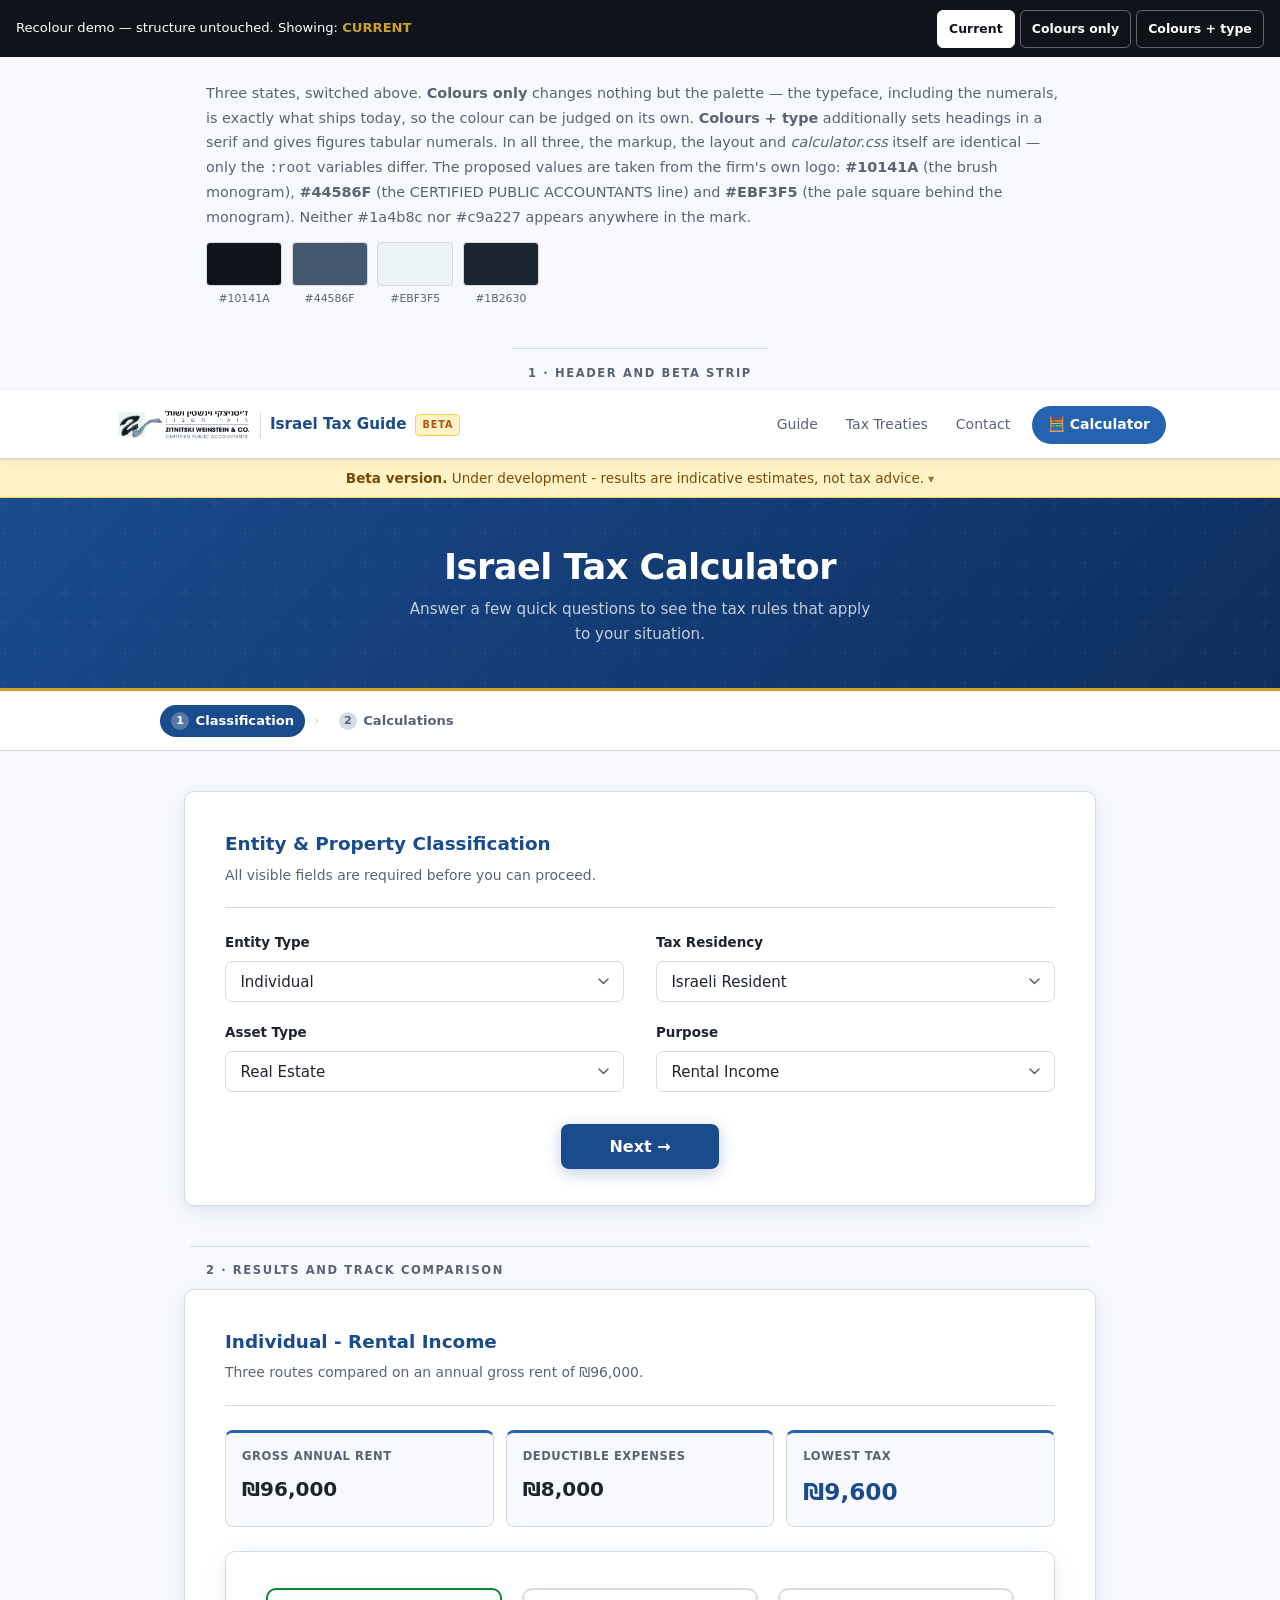
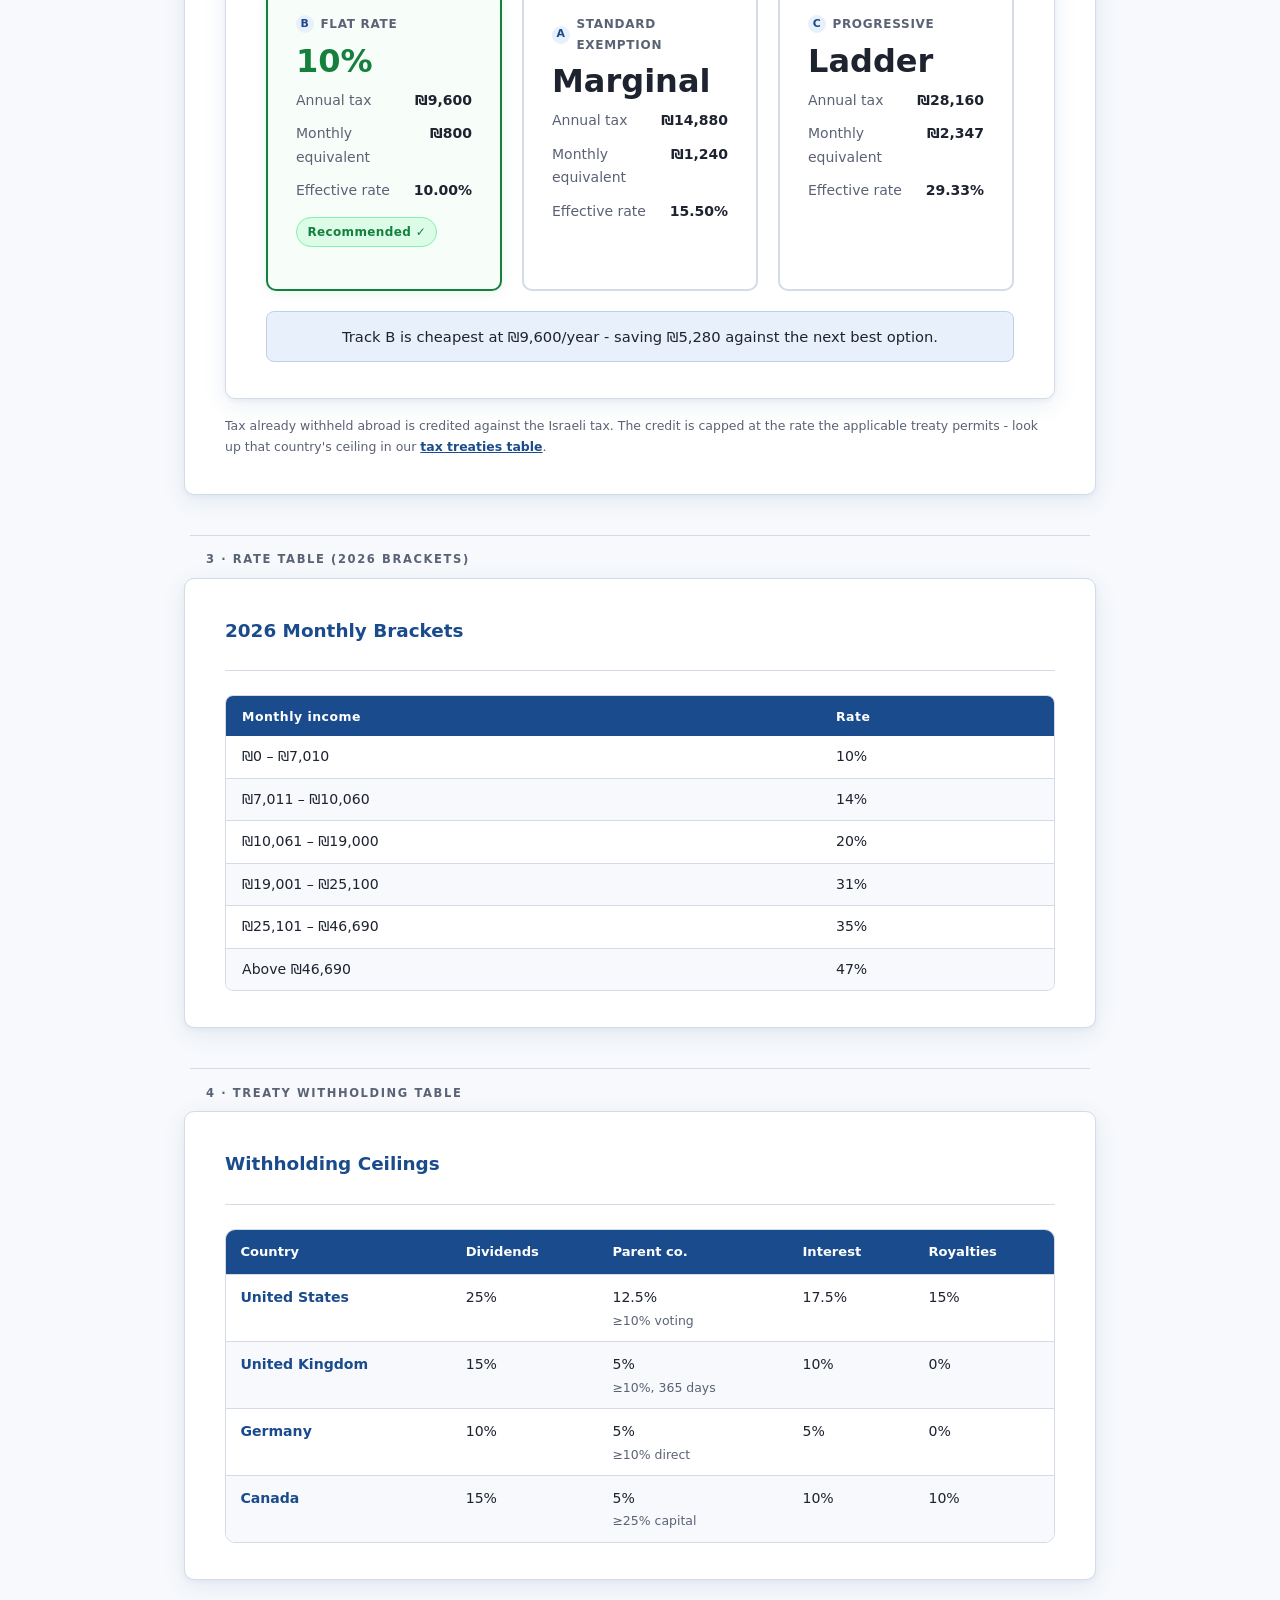
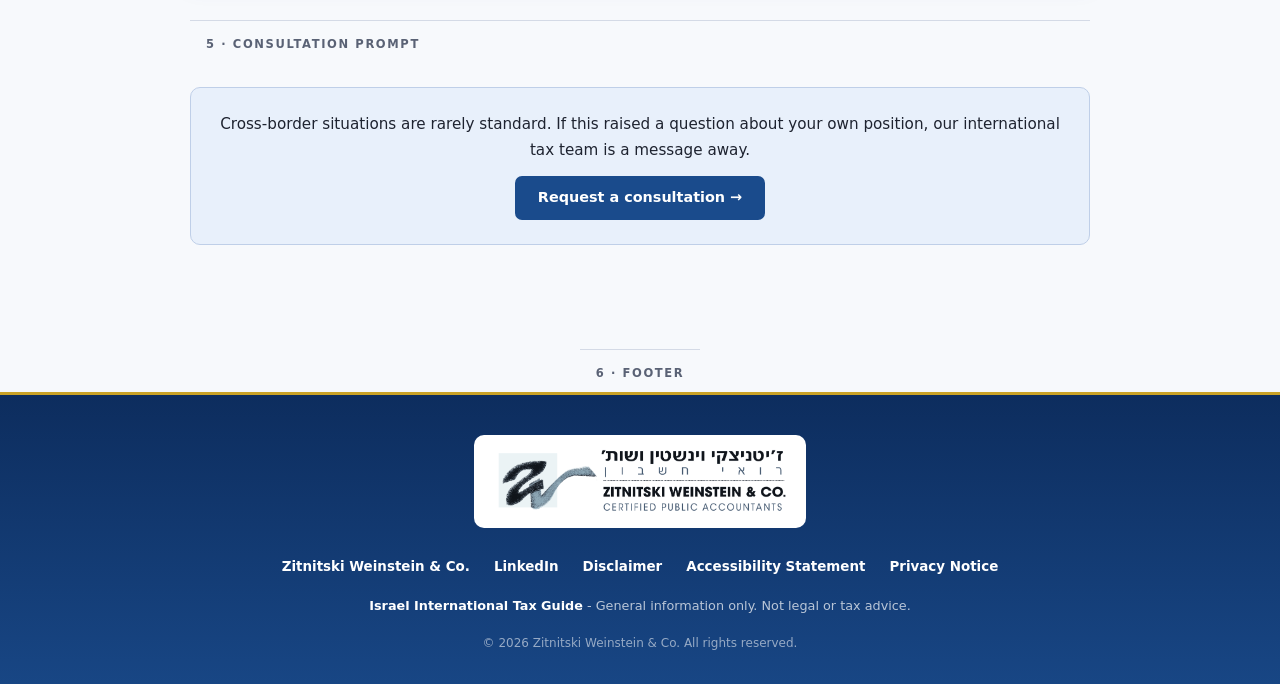
<file: design-recolor.html>
<!DOCTYPE html>
<html lang="en" data-skin="current">
<head>
<meta charset="UTF-8" />
<meta name="viewport" content="width=device-width, initial-scale=1.0" />
<meta name="robots" content="noindex, nofollow" />
<title>Recolour Demo | Zitnitski Weinstein &amp; Co.</title>

<!--
  RECOLOUR DEMO - NOT THE LIVE SITE. Nothing in index.html, calculator*.html,
  treaty-rates.html or calculator.css is modified by this file.

  This answers a narrower question than the earlier concept did. No structural
  change: the guide stays a guide, the calculator stays a calculator, the treaty
  table stays a table. Only two things move - the palette and the typeface.

  It deliberately loads the REAL calculator.css and then overrides only the
  :root custom properties. So every card, hero, track comparison and table
  below is the shipping stylesheet; the difference you see when you press the
  toggle is a variable swap and three font-family lines, nothing else. That is
  the honest way to judge whether a recolour alone is enough.

  Where the palette comes from: sampling the pixels of assets/zwco-logo-full.png
  returns four colours - #FFFFFF, #EBF3F5 (the pale square behind the
  monogram), #10141A (the brush monogram) and #44586F (the CERTIFIED PUBLIC
  ACCOUNTANTS line). #1a4b8c and #c9a227, which the site is currently built on,
  appear nowhere in the mark.
-->

<link rel="stylesheet" href="calculator.css" />

<style>
  /* ── PROPOSED PALETTE ────────────────────────────────────────────────────
     Same token NAMES as the live stylesheet, so nothing structural has to
     change - only their values. --blue is no longer navy but the logo's own
     slate; --blue-light is literally the logo's ice; --gold becomes the ink,
     since the brief was no blue and no gold.

     Applied in BOTH proposed states, so "colours only" and "colours + type"
     share exactly one palette definition and cannot drift apart. */
  html[data-skin="colours"],
  html[data-skin="colours-type"] {
    --blue:        #44586F;   /* the logo's "certified public accountants" line */
    --blue-mid:    #35485C;   /* darker for hover - 9.40:1 with white text     */
    --blue-deep:   #1B2630;   /* graphite, the hero gradient's far end          */
    --blue-light:  #EBF3F5;   /* the logo's own pale square                     */
    --gold:        #10141A;   /* the monogram ink, replacing the gold keyline   */
    --gold-light:  #F2F6F7;
    --green:       #1C6B4B;   /* semantic, retuned to sit with slate           */
    --green-light: #E3F1EA;
    --amber:       #8A5A16;
    --amber-light: #F7EEDC;
    --text:        #10141A;   /* the monogram ink                               */
    --muted:       #5C6E7E;
    --border:      #CFD9DE;
    --bg:          #F6F9FA;
    /* Shadows go neutral: a blue-tinted shadow under a slate palette reads as
       a colour cast rather than depth. */
    --shadow-sm:   0 1px 2px rgba(16,20,26,.05), 0 2px 8px  rgba(16,20,26,.05);
    --shadow:      0 2px 4px rgba(16,20,26,.05), 0 6px 24px rgba(16,20,26,.08);
    --shadow-lg:   0 4px 8px rgba(16,20,26,.06), 0 16px 48px rgba(16,20,26,.12);
  }

  /* ── TYPOGRAPHY - the third state only ───────────────────────────────────
     Deliberately NOT applied to [data-skin="colours"]. In that state the type
     is byte-for-byte what ships today, including the numerals, so the palette
     can be judged on its own without a second variable in play.

     A serif for headings only - it gives the pages a voice without turning
     them into an essay; everything functional stays sans. Figures get tabular
     lining numerals so rate and shekel columns align, which the current
     single-sans setup never did. */
  html[data-skin="colours-type"] h1,
  html[data-skin="colours-type"] h2,
  html[data-skin="colours-type"] .track-card-name {
    font-family: ui-serif, "Iowan Old Style", Charter, "Palatino Linotype",
                 Cambria, Georgia, serif;
    font-weight: 600; letter-spacing: -.01em;
  }
  html[data-skin="colours-type"] h1 { letter-spacing: -.018em; }
  html[data-skin="colours-type"] .metric-val,
  html[data-skin="colours-type"] .track-result-val,
  html[data-skin="colours-type"] .track-card-rate,
  html[data-skin="colours-type"] .rate,
  html[data-skin="colours-type"] .bracket-table-wrap td {
    font-variant-numeric: tabular-nums lining-nums;
    font-feature-settings: "tnum" 1, "lnum" 1;
  }

  /* ── Demo chrome (not part of the proposal) ───────────────────────────── */
  .demo-bar {
    position: sticky; top: 0; z-index: 300;
    background: #10141A; color: #fff; padding: .6rem 1rem;
    display: flex; flex-wrap: wrap; align-items: center; gap: .75rem;
    font-size: .82rem;
  }
  .demo-bar strong { color: #C9A227; }
  html[data-skin="colours"] .demo-bar strong,
  html[data-skin="colours-type"] .demo-bar strong { color: #9FD8C8; }
  .demo-switch { margin-left: auto; display: flex; gap: .3rem; }
  .demo-switch button {
    cursor: pointer; font: inherit; font-size: .78rem; font-weight: 600;
    background: transparent; color: #fff; border: 1px solid rgba(255,255,255,.35);
    border-radius: 6px; padding: .4rem .7rem; min-height: 38px;
  }
  .demo-switch button[aria-pressed="true"] {
    background: #fff; color: #10141A; border-color: #fff; font-weight: 700;
  }
  .demo-switch button:focus-visible { outline: 3px solid #9FD8C8; outline-offset: 2px; }
  .demo-note {
    max-width: 900px; margin: 0 auto; padding: 1.5rem 1rem 0;
    font-size: .9rem; color: var(--muted);
  }
  .demo-label {
    max-width: 900px; margin: 2.5rem auto .5rem; padding: 0 1rem;
    font-size: .72rem; font-weight: 700; letter-spacing: .14em;
    text-transform: uppercase; color: var(--muted);
    border-top: 1px solid var(--border); padding-top: .9rem;
  }
  .swatches { display: flex; flex-wrap: wrap; gap: .6rem; margin-top: .8rem; }
  .sw { font-size: .68rem; color: var(--muted); text-align: center; }
  .sw i {
    display: block; width: 76px; height: 44px; border: 1px solid var(--border);
    border-radius: 4px; margin-bottom: .25rem;
  }

  /* Minimal treaty-table styling, copied in so the demo can show that page
     too - the real rules live inline in treaty-rates.html. Uses the same
     tokens, so it recolours with everything else. */
  .t-wrap { background: var(--white); border: 1px solid var(--border);
            border-radius: 10px; overflow-x: auto; }
  .t-wrap table { width: 100%; border-collapse: collapse; font-size: .88rem; }
  .t-wrap thead th { background: var(--blue); color: var(--white);
    text-align: start; padding: .7rem .9rem; font-size: .82rem; white-space: nowrap; }
  .t-wrap tbody td { padding: .65rem .9rem; border-top: 1px solid var(--border);
    vertical-align: top; }
  .t-wrap tbody tr:nth-child(even) { background: var(--bg); }
  .t-wrap .country { font-weight: 700; color: var(--blue); white-space: nowrap; }
  .t-wrap .cond { display: block; font-size: .78rem; color: var(--muted); }
</style>
</head>
<body>

<div class="demo-bar">
  <span>Recolour demo &mdash; structure untouched. Showing: <strong id="skinName">CURRENT</strong></span>
  <div class="demo-switch" role="group" aria-label="Which skin to show">
    <button type="button" data-set="current" aria-pressed="true">Current</button>
    <button type="button" data-set="colours" aria-pressed="false">Colours only</button>
    <button type="button" data-set="colours-type" aria-pressed="false">Colours + type</button>
  </div>
</div>

<p class="demo-note">
  Three states, switched above. <strong>Colours only</strong> changes nothing
  but the palette &mdash; the typeface, including the numerals, is exactly what
  ships today, so the colour can be judged on its own.
  <strong>Colours + type</strong> additionally sets headings in a serif and
  gives figures tabular numerals. In all three, the markup, the layout and
  <em>calculator.css</em> itself are identical &mdash; only the
  <code>:root</code> variables differ. The proposed
  values are taken from the firm's own logo: <strong>#10141A</strong> (the brush
  monogram), <strong>#44586F</strong> (the CERTIFIED PUBLIC ACCOUNTANTS line)
  and <strong>#EBF3F5</strong> (the pale square behind the monogram). Neither
  #1a4b8c nor #c9a227 appears anywhere in the mark.
  <span class="swatches">
    <span class="sw"><i style="background:#10141A"></i>#10141A</span>
    <span class="sw"><i style="background:#44586F"></i>#44586F</span>
    <span class="sw"><i style="background:#EBF3F5"></i>#EBF3F5</span>
    <span class="sw"><i style="background:#1B2630"></i>#1B2630</span>
  </span>
</p>

<!-- ══════════ NAV - real markup, real classes ══════════ -->
<div class="demo-label">1 &middot; Header and beta strip</div>
<nav>
  <div class="nav-inner">
    <div class="nav-brand-group">
      <a href="#" class="nav-brand">
        <img src="assets/zwco-logo-full.png" alt="Zitnitski Weinstein &amp; Co." class="nav-logo" />
        <span class="nav-title">Israel Tax Guide</span>
      </a>
      <span class="beta-badge">Beta</span>
    </div>
    <ul class="nav-links">
      <li><a href="#">Guide</a></li>
      <li><a href="#">Tax Treaties</a></li>
      <li><a href="#">Contact</a></li>
      <li><a href="#" class="nav-cta" aria-current="page">🧮 Calculator</a></li>
    </ul>
  </div>
</nav>

<details class="beta-bar">
  <summary><strong>Beta version.</strong> <span class="beta-short">Under development - results are indicative estimates, not tax advice.</span></summary>
  <p>This calculator is still under development and may contain errors. Results are indicative estimates only - not tax advice, and not a substitute for a professional calculation.</p>
</details>

<!-- ══════════ HERO + STEPS ══════════ -->
<header class="hero">
  <h1>Israel Tax Calculator</h1>
  <p>Answer a few quick questions to see the tax rules that apply to your situation.</p>
</header>

<div class="steps-bar">
  <div class="steps-inner">
    <div class="step active"><span class="step-num">1</span> Classification</div>
    <span class="step-sep">›</span>
    <div class="step pending"><span class="step-num">2</span> Calculations</div>
  </div>
</div>

<!-- ══════════ STEP 1 CARD ══════════ -->
<main class="page">
  <div class="card">
    <div class="card-header">
      <h2>Entity &amp; Property Classification</h2>
      <p>All visible fields are required before you can proceed.</p>
    </div>
    <div class="fields">
      <div class="field">
        <label for="d1">Entity Type</label>
        <select id="d1"><option>Individual</option><option>Company (LTD)</option></select>
      </div>
      <div class="field">
        <label for="d2">Tax Residency</label>
        <select id="d2"><option>Israeli Resident</option><option>Foreign Resident</option></select>
      </div>
      <div class="field">
        <label for="d3">Asset Type</label>
        <select id="d3"><option>Real Estate</option><option>Shares</option></select>
      </div>
      <div class="field">
        <label for="d4">Purpose</label>
        <select id="d4"><option>Rental Income</option><option>Capital Gain</option></select>
      </div>
    </div>
    <div class="btn-row"><button class="btn-next">Next →</button></div>
  </div>

  <!-- ══════════ RESULTS - the comparison, real classes ══════════ -->
  <div class="demo-label">2 &middot; Results and track comparison</div>
  <div class="card">
    <div class="card-header">
      <h2>Individual - Rental Income</h2>
      <p>Three routes compared on an annual gross rent of ₪96,000.</p>
    </div>

    <div class="metrics">
      <div class="metric">
        <div class="metric-label">Gross annual rent</div>
        <div class="metric-val">₪96,000</div>
      </div>
      <div class="metric">
        <div class="metric-label">Deductible expenses</div>
        <div class="metric-val">₪8,000</div>
      </div>
      <div class="metric">
        <div class="metric-label">Lowest tax</div>
        <div class="metric-val accent">₪9,600</div>
      </div>
    </div>

    <div class="track-section">
      <div class="track-cards">
        <div class="track-card track-recommended">
          <div class="track-card-name"><span class="track-letter">B</span>Flat Rate</div>
          <div class="track-card-rate">10%</div>
          <div class="track-result-row"><span class="track-result-label">Annual tax</span><span class="track-result-val">₪9,600</span></div>
          <div class="track-result-row"><span class="track-result-label">Monthly equivalent</span><span class="track-result-val">₪800</span></div>
          <div class="track-result-row"><span class="track-result-label">Effective rate</span><span class="track-result-val">10.00%</span></div>
          <div class="track-badge-area"><span class="badge badge-recommended">Recommended ✓</span></div>
        </div>
        <div class="track-card">
          <div class="track-card-name"><span class="track-letter">A</span>Standard Exemption</div>
          <div class="track-card-rate">Marginal</div>
          <div class="track-result-row"><span class="track-result-label">Annual tax</span><span class="track-result-val">₪14,880</span></div>
          <div class="track-result-row"><span class="track-result-label">Monthly equivalent</span><span class="track-result-val">₪1,240</span></div>
          <div class="track-result-row"><span class="track-result-label">Effective rate</span><span class="track-result-val">15.50%</span></div>
          <div class="track-badge-area"></div>
        </div>
        <div class="track-card">
          <div class="track-card-name"><span class="track-letter">C</span>Progressive</div>
          <div class="track-card-rate">Ladder</div>
          <div class="track-result-row"><span class="track-result-label">Annual tax</span><span class="track-result-val">₪28,160</span></div>
          <div class="track-result-row"><span class="track-result-label">Monthly equivalent</span><span class="track-result-val">₪2,347</span></div>
          <div class="track-result-row"><span class="track-result-label">Effective rate</span><span class="track-result-val">29.33%</span></div>
          <div class="track-badge-area"></div>
        </div>
      </div>
      <div class="track-verdict">Track B is cheapest at ₪9,600/year - saving ₪5,280 against the next best option.</div>
    </div>

    <div class="input-hint" style="margin-top:1rem">
      Tax already withheld abroad is credited against the Israeli tax. The credit is capped at the rate the applicable treaty permits - look up that country's ceiling in our <a href="treaty-rates.html">tax treaties table</a>.
    </div>
  </div>

  <!-- ══════════ BRACKET TABLE ══════════ -->
  <div class="demo-label">3 &middot; Rate table (2026 brackets)</div>
  <div class="card">
    <div class="card-header"><h2>2026 Monthly Brackets</h2></div>
    <div class="bracket-table-wrap">
      <table>
        <thead><tr><th>Monthly income</th><th>Rate</th></tr></thead>
        <tbody>
          <tr><td>₪0 – ₪7,010</td><td>10%</td></tr>
          <tr><td>₪7,011 – ₪10,060</td><td>14%</td></tr>
          <tr><td>₪10,061 – ₪19,000</td><td>20%</td></tr>
          <tr><td>₪19,001 – ₪25,100</td><td>31%</td></tr>
          <tr><td>₪25,101 – ₪46,690</td><td>35%</td></tr>
          <tr><td>Above ₪46,690</td><td>47%</td></tr>
        </tbody>
      </table>
    </div>
  </div>

  <!-- ══════════ TREATY TABLE ══════════ -->
  <div class="demo-label">4 &middot; Treaty withholding table</div>
  <div class="card">
    <div class="card-header"><h2>Withholding Ceilings</h2></div>
    <div class="t-wrap">
      <table>
        <thead>
          <tr><th>Country</th><th>Dividends</th><th>Parent co.</th><th>Interest</th><th>Royalties</th></tr>
        </thead>
        <tbody>
          <tr><td class="country">United States</td><td>25%</td><td>12.5%<span class="cond">≥10% voting</span></td><td>17.5%</td><td>15%</td></tr>
          <tr><td class="country">United Kingdom</td><td>15%</td><td>5%<span class="cond">≥10%, 365 days</span></td><td>10%</td><td>0%</td></tr>
          <tr><td class="country">Germany</td><td>10%</td><td>5%<span class="cond">≥10% direct</span></td><td>5%</td><td>0%</td></tr>
          <tr><td class="country">Canada</td><td>15%</td><td>5%<span class="cond">≥25% capital</span></td><td>10%</td><td>10%</td></tr>
        </tbody>
      </table>
    </div>
  </div>

  <!-- ══════════ CTA ══════════ -->
  <div class="demo-label">5 &middot; Consultation prompt</div>
  <div class="contact-cta">
    <p>Cross-border situations are rarely standard. If this raised a question about your own position, our international tax team is a message away.</p>
    <a href="contact.html" class="cta-btn">Request a consultation →</a>
  </div>
</main>

<!-- ══════════ FOOTER ══════════ -->
<div class="demo-label">6 &middot; Footer</div>
<footer>
  <a href="#" class="footer-logo-full-link" style="margin-top:0">
    <img src="assets/zwco-logo-full.png" alt="Zitnitski Weinstein &amp; Co." class="footer-logo-full" />
  </a>
  <nav class="footer-links" aria-label="Footer">
    <a href="#">Zitnitski Weinstein &amp; Co.</a>
    <a href="#">LinkedIn</a>
    <a href="#">Disclaimer</a>
    <a href="#">Accessibility Statement</a>
    <a href="#">Privacy Notice</a>
  </nav>
  <p class="footer-legal"><strong>Israel International Tax Guide</strong> - General information only. Not legal or tax advice.</p>
  <p class="footer-copy">© 2026 Zitnitski Weinstein &amp; Co. All rights reserved.</p>
</footer>

<script>
  // One attribute on <html> selects the skin. The proposed states only
  // redefine custom properties the shipping stylesheet already reads, so
  // nothing else is touched - which is the point the demo is making.
  //
  // Three states on purpose: "colours only" isolates the palette so it can be
  // judged without the typeface changing at the same time.
  (function () {
    var html = document.documentElement;
    var name = document.getElementById('skinName');
    var buttons = [].slice.call(document.querySelectorAll('.demo-switch button'));
    var LABELS = {
      'current':      'CURRENT',
      'colours':      'LOGO COLOURS ONLY (type unchanged)',
      'colours-type': 'LOGO COLOURS + SERIF HEADINGS'
    };
    buttons.forEach(function (btn) {
      btn.addEventListener('click', function () {
        var set = btn.getAttribute('data-set');
        html.setAttribute('data-skin', set);
        name.textContent = LABELS[set];
        buttons.forEach(function (b) {
          b.setAttribute('aria-pressed', String(b === btn));
        });
      });
    });
  })();
</script>
</body>
</html>
</file>
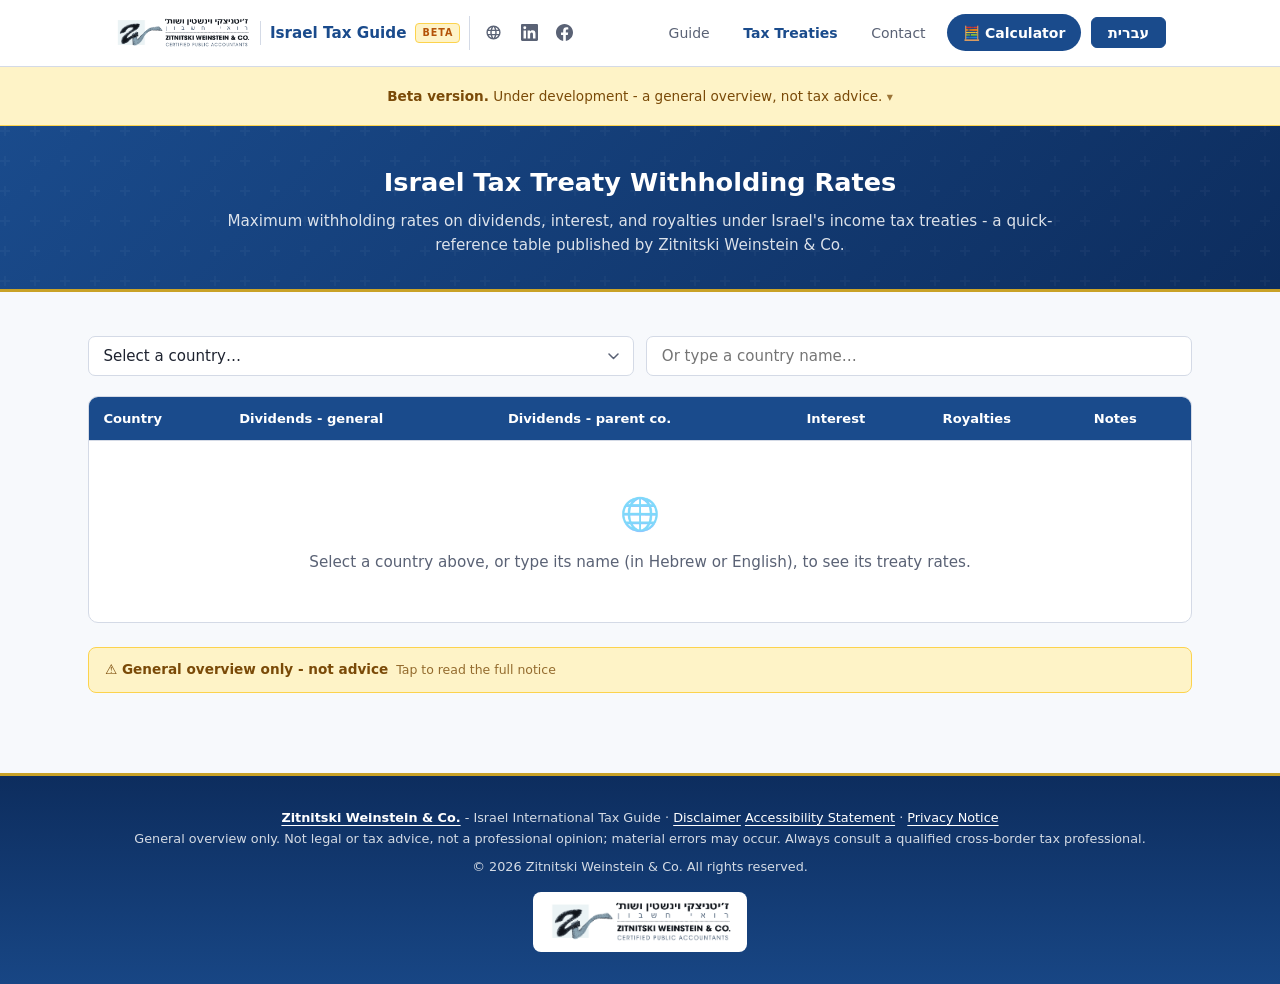
<file: treaty-rates.html>
<!DOCTYPE html>
<html lang="en" dir="ltr">
<head>
<meta charset="UTF-8" />
<script>
  // Frame-ancestor guard: GitHub Pages cannot set X-Frame-Options/CSP
  // frame-ancestors headers, so this page is embeddable in an iframe from
  // any origin by default. Break out of any frame whose ancestor is not on
  // the allowlist (the firm's own Wix site). Add the confirmed Wix embed
  // hostname here once known - for now only the firm's own domain is trusted.
  (function () {
    try {
      if (window.self === window.top) return;
      var ALLOWED_ANCESTORS = ['zw-co.com'];
      function hostAllowed(host) {
        return ALLOWED_ANCESTORS.some(function (d) {
          return host === d || host.slice(-(d.length + 1)) === '.' + d;
        });
      }
      var allowed = false;
      if (window.location.ancestorOrigins && window.location.ancestorOrigins.length) {
        var top = window.location.ancestorOrigins[window.location.ancestorOrigins.length - 1];
        try { allowed = hostAllowed(new URL(top).hostname); } catch (e) {}
      } else if (document.referrer) {
        try { allowed = hostAllowed(new URL(document.referrer).hostname); } catch (e) {}
      }
      if (!allowed) { window.top.location = window.self.location.href; return; }
      // Legitimately embedded - flag it so CSS can drop any viewport-relative
      // sizing that would otherwise feed back into the iframe auto-resize
      // script below.
      document.documentElement.classList.add('zwco-embedded');
    } catch (e) {
      try { window.top.location = window.self.location.href; } catch (e2) {}
    }
  })();
</script>
<meta name="viewport" content="width=device-width, initial-scale=1.0" />
<title>Treaty Withholding Rates | Zitnitski Weinstein &amp; Co.</title>
<meta name="description" content="Reference table of withholding tax rates (dividends, interest, royalties) under Israel's income tax treaties - a general overview, not tax advice. Published by Zitnitski Weinstein &amp; Co." />
<link rel="icon" href="data:image/svg+xml,%3Csvg xmlns='http://www.w3.org/2000/svg' viewBox='0 0 64 64'%3E%3Crect width='64' height='64' rx='12' fill='%231a4b8c'/%3E%3Ctext x='32' y='43' font-family='Arial, sans-serif' font-size='26' font-weight='700' fill='white' text-anchor='middle'%3EZW%3C/text%3E%3C/svg%3E" />
<link rel="canonical" href="https://tax.zw-co.com/treaty-rates" />
<meta property="og:type" content="website" />
<meta property="og:site_name" content="Zitnitski Weinstein &amp; Co." />
<meta property="og:url" content="https://tax.zw-co.com/treaty-rates" />
<meta property="og:title" content="Israel Tax Treaty Withholding Rates" />
<meta property="og:description" content="Withholding rates on dividends, interest, and royalties under Israel's ~60 income tax treaties - bilingual reference table by Zitnitski Weinstein &amp; Co." />
<!-- Absolute URL is required: LinkedIn and Facebook do not resolve relative og:image paths. -->
<meta property="og:image" content="https://tax.zw-co.com/assets/og-treaties.png" />
<meta property="og:image:width" content="1200" />
<meta property="og:image:height" content="630" />
<meta property="og:image:alt" content="Zitnitski Weinstein &amp; Co. - Israel tax treaty withholding rates" />
<meta name="twitter:card" content="summary_large_image" />
<link rel="manifest" href="manifest.json" />
<meta name="theme-color" content="#1a4b8c" />
<meta name="apple-mobile-web-app-capable" content="yes" />
<meta name="apple-mobile-web-app-title" content="ZW Tax" />
<link rel="apple-touch-icon" href="assets/icon-192.png" />
<style>
  /* Token superset shared conceptually with index.html and calculator.css -
     keep the three :root blocks in sync. */
  :root {
    --blue:        #1a4b8c;
    --blue-mid:    #2563b0;
    --blue-deep:   #0d2d5e;
    --blue-light:  #e8f0fb;
    --gold:        #c9a227;
    --gold-light:  #fdf6e3;
    --green:       #15803d;
    --green-light: #dcfce7;
    --amber:       #b45309;
    --amber-light: #fef3c7;
    --text:        #1e2330;
    --muted:       #5a6275;
    --border:      #d4dae6;
    --white:       #ffffff;
    --bg:          #f7f9fc;
    --radius:      10px;
    --shadow-sm:   0 1px 2px rgba(26,75,140,.05), 0 2px 8px  rgba(26,75,140,.06);
    --shadow:      0 2px 4px rgba(26,75,140,.05), 0 6px 24px rgba(26,75,140,.09);
    --shadow-lg:   0 4px 8px rgba(26,75,140,.06), 0 16px 48px rgba(26,75,140,.14);
  }
  * { margin: 0; padding: 0; box-sizing: border-box; }
  html { scroll-behavior: smooth; }
  body {
    font-family: system-ui, "Segoe UI Variable Text", "Segoe UI", -apple-system, Roboto, 'Noto Sans Hebrew', 'Arial Hebrew', "Helvetica Neue", Arial, sans-serif;
    background: var(--bg); color: var(--text); line-height: 1.6; font-size: 16px;
  }
  html[lang="he"] body { line-height: 1.7; }
  input, select, button { font-family: inherit; }

  /* ── Skip link ── */
  .skip-link {
    position: absolute; top: -3rem; left: 1rem; z-index: 200;
    background: var(--blue); color: var(--white);
    padding: .6rem 1.1rem; border-radius: 6px;
    font-size: .9rem; font-weight: 700; text-decoration: none;
    transition: top .15s;
  }
  .skip-link:focus { top: 1rem; }

  /* ── PWA app shell: bottom tab bar ──────────────────────────────
     Shown on narrow screens and when running as an installed app;
     hidden inside the Wix iframe embed via the .zwco-embedded flag
     that the frame-ancestor guard sets. Uses logical properties so
     it mirrors correctly when the page switches to Hebrew/RTL. */
  .app-tabbar {
    display: none;
    /* top:auto is load-bearing: the bare `nav` rule sets top:0 for the sticky
       header, and without resetting it a fixed element with both top:0 and
       bottom:0 stretches over the whole viewport. */
    position: fixed; inset-inline: 0; top: auto; bottom: 0; z-index: 150;
    background: var(--white); border-top: 1px solid var(--border);
    padding-bottom: env(safe-area-inset-bottom);
    box-shadow: 0 -2px 8px rgba(26,75,140,.08);
  }
  .app-tab {
    flex: 1; display: flex; flex-direction: column;
    align-items: center; justify-content: center; gap: .15rem;
    min-height: 56px; padding: .4rem .2rem;
    text-decoration: none; color: var(--muted);
    font-size: .68rem; font-weight: 600; text-align: center;
  }
  .app-tab .tab-icon { font-size: 1.15rem; line-height: 1; }
  .app-tab[aria-current="page"] { color: var(--blue); }
  .app-tab:focus-visible { outline: 3px solid rgba(37,99,176,.35); outline-offset: -3px; border-radius: 6px; }
  @media (max-width: 820px) {
    .app-tabbar { display: flex; }
    body { padding-bottom: 64px; }
  }
  @media (display-mode: standalone) {
    .app-tabbar { display: flex; }
    body { padding-bottom: 64px; }
  }
  /* Higher specificity than the media rules above - no !important needed. */
  html.zwco-embedded .app-tabbar { display: none; }
  html.zwco-embedded body { padding-bottom: 0; }

  /* ── Nav ── */
  nav {
    background: var(--white); border-bottom: 1px solid var(--border);
    position: sticky; top: 0; z-index: 20;
  }
  /* The bar was previously edge-to-edge here while every other page centred it
     in a 1100px container, so it visibly widened on arrival. Same wrapper now. */
  .nav-inner {
    max-width: 1100px; margin: 0 auto;
    padding: .9rem 1.5rem; display: flex; align-items: center;
    justify-content: space-between; gap: 1rem; flex-wrap: wrap;
  }
  /* Brand lockup: firm logo + site name + beta marker + outbound links.
     Logical properties throughout - this page flips to RTL at runtime. */
  .nav-brand-group { display: flex; align-items: center; gap: .55rem; min-width: 0; }
  .nav-brand {
    text-decoration: none; display: flex; align-items: center; gap: .55rem; min-width: 0;
  }
  .nav-logo { height: 34px; width: auto; display: block; flex-shrink: 0; }
  .nav-title {
    font-weight: 700; font-size: .95rem; color: var(--blue); white-space: nowrap;
    padding-inline-start: .55rem; border-inline-start: 1px solid var(--border);
  }
  .beta-badge {
    flex-shrink: 0;
    background: var(--amber-light); color: var(--amber); border: 1px solid #fcd34d;
    border-radius: 4px; padding: .1rem .38rem;
    font-size: .6rem; font-weight: 800; letter-spacing: .1em; text-transform: uppercase;
  }
  .nav-social {
    display: flex; align-items: center; gap: .1rem;
    padding-inline-start: .4rem; border-inline-start: 1px solid var(--border);
  }
  .nav-social a {
    display: flex; align-items: center; justify-content: center;
    width: 34px; height: 34px; border-radius: 8px;
    color: var(--muted); transition: color .2s, background .2s;
  }
  .nav-social a:hover { color: var(--blue); background: var(--blue-light); }
  .nav-social svg { width: 17px; height: 17px; fill: currentColor; display: block; }
  @media (max-width: 820px) {
    /* Outbound icons drop out of the crowded mobile bar - the footer keeps them */
    .nav-social { display: none; }
  }
  @media (max-width: 600px) {
    /* The site name drops out, which frees the width the logo needs. At 28px
       the Hebrew line and the "CERTIFIED PUBLIC ACCOUNTANTS" line rendered
       about 4px tall - below legibility. */
    .nav-title { display: none; }
    .nav-logo { height: 44px; }
    .nav-inner { padding: .6rem 1rem; }
  }
  @media (max-width: 360px) { .nav-logo { height: 38px; } }

  /* Beta notice bar */
  .beta-bar {
    background: var(--amber-light); border-bottom: 1px solid #fcd34d;
    color: #7a4a08; font-size: .85rem; line-height: 1.5;
    text-align: center; padding: .65rem 1.5rem;
  }
  .beta-bar strong { font-weight: 800; }
  /* BETA NOTICE BAR - a one-line disclosure.
     It used to print its full paragraph inline, which ran to five lines on
     a phone and took a large share of the first screen. Same wording, one
     tap away. */
  .beta-bar > summary {
    padding: .55rem 1.5rem; cursor: pointer; text-align: center;
    list-style: none; display: block;
  }
  .beta-bar > summary::-webkit-details-marker { display: none; }
  .beta-bar > summary::after { content: " ▾"; font-size: .9em; opacity: .75; }
  .beta-bar[open] > summary::after { content: " ▴"; }
  .beta-bar > summary:focus-visible { outline: 2px solid var(--blue); outline-offset: -2px; }
  .beta-bar > p {
    margin: 0 auto; padding: 0 1.5rem .7rem; max-width: 60rem; text-align: start;
  }
  .nav-actions { display: flex; align-items: center; gap: .6rem; flex-wrap: wrap; }
  .nav-link {
    text-decoration: none; color: var(--muted); font-size: .875rem;
    padding: .4rem .75rem; border-radius: 6px; transition: all .2s;
  }
  .nav-link:hover { color: var(--blue); background: var(--blue-light); }
  .nav-link[aria-current="page"] { color: var(--blue); font-weight: 600; }
  .nav-cta {
    text-decoration: none; background: var(--blue); color: var(--white);
    font-weight: 600; font-size: .875rem; padding: .45rem 1rem; border-radius: 50px;
    transition: background .2s;
  }
  .nav-cta:hover { background: var(--blue-mid); }
  @media (max-width: 820px) {
    /* The bottom tabbar carries cross-page nav at this width; keep only the
       language toggle (the page's core control). Inside the Wix embed the
       tabbar is hidden, so the links stay. */
    html:not(.zwco-embedded) .nav-link,
    html:not(.zwco-embedded) .nav-cta { display: none; }
  }
  .lang-toggle {
    cursor: pointer; font-size: .9rem; font-weight: 700; color: var(--white);
    background: var(--blue); border: 1px solid var(--blue); border-radius: 6px;
    padding: .4rem 1rem; transition: background .2s;
  }
  .lang-toggle:hover { background: var(--blue-mid); }

  /* ── Hero - same gradient, pattern, and gold keyline as the other pages ── */
  header.hero {
    background: linear-gradient(135deg, var(--blue) 0%, var(--blue-deep) 100%);
    color: var(--white); padding: 2.2rem 1.5rem 2rem; text-align: center;
    position: relative; overflow: hidden;
    border-bottom: 3px solid var(--gold);
  }
  header.hero::before {
    content: '';
    position: absolute; inset: 0; pointer-events: none;
    background: url("data:image/svg+xml,%3Csvg width='60' height='60' viewBox='0 0 60 60' xmlns='http://www.w3.org/2000/svg'%3E%3Cg fill='none' fill-rule='evenodd'%3E%3Cg fill='%23ffffff' fill-opacity='0.03'%3E%3Cpath d='M36 34v-4h-2v4h-4v2h4v4h2v-4h4v-2h-4zm0-30V0h-2v4h-4v2h4v4h2V6h4V4h-4zM6 34v-4H4v4H0v2h4v4h2v-4h4v-2H6zM6 4V0H4v4H0v2h4v4h2V6h4V4H6z'/%3E%3C/g%3E%3C/g%3E%3C/svg%3E");
  }
  header.hero > * { position: relative; }
  .hero h1 { font-size: 1.6rem; margin-bottom: .4rem; }
  .hero p  { font-size: .95rem; opacity: .85; max-width: 52rem; margin: 0 auto; }

  /* ── Disclaimer banners ── */
  /* Notices, collapsed, at the foot of the page. Quiet by default so the
     rates lead; one tap opens the full text. */
  .notices {
    border: 1px solid #fcd34d; background: var(--amber-light);
    border-radius: 8px; margin-top: 1.5rem; color: #7a4a08;
  }
  .notices summary {
    cursor: pointer; padding: .7rem 1rem; font-size: .85rem;
    display: flex; flex-wrap: wrap; align-items: baseline; gap: .5rem;
  }
  .notices summary strong { font-weight: 700; }
  .notices-hint { font-size: .78rem; opacity: .8; }
  .notices[open] .notices-hint { display: none; }
  .notices p {
    font-size: .84rem; line-height: 1.6; padding: 0 1rem 1rem;
    margin: 0; text-align: start;
  }
  .notices p + p { padding-top: .6rem; border-top: 1px solid #fcd34d; }

  main { max-width: 72rem; margin: 0 auto; padding: 1.5rem 1.5rem 3rem; }

  /* ── Controls ── */
  .controls { display: flex; gap: .8rem; margin: 1.2rem 0; flex-wrap: wrap; }
  .controls input[type="search"], .controls select {
    flex: 1 1 16rem; border: 1.5px solid var(--border); border-radius: 7px;
    padding: .65rem .9rem; font-size: .94rem; color: var(--text); background: var(--white);
  }
  .controls input[type="search"]:focus, .controls select:focus {
    outline: none; border-color: var(--blue-mid);
    box-shadow: 0 0 0 3px rgba(37,99,176,.15);
  }
  .controls select {
    appearance: none; -webkit-appearance: none;
    padding-inline-end: 2.4rem; cursor: pointer;
    background-image: url("data:image/svg+xml,%3Csvg xmlns='http://www.w3.org/2000/svg' width='11' height='7' viewBox='0 0 11 7'%3E%3Cpath d='M1 1l4.5 4.5L10 1' stroke='%235a6275' stroke-width='1.5' fill='none' stroke-linecap='round' stroke-linejoin='round'/%3E%3C/svg%3E");
    background-repeat: no-repeat;
    background-position: right .85rem center;
  }
  /* background-position has no logical form; the page flips dir at runtime */
  html[dir="rtl"] .controls select { background-position: left .85rem center; }

  /* ── Table ── */
  .table-wrap {
    background: var(--white); border: 1px solid var(--border); border-radius: 10px;
    overflow-x: auto;
  }
  table { width: 100%; border-collapse: collapse; font-size: .87rem; min-width: 56rem; }
  thead th {
    background: var(--blue); color: var(--white); text-align: start;
    padding: .7rem .9rem; font-size: .82rem; white-space: nowrap;
    position: sticky; top: 0;
  }
  tbody td { padding: .65rem .9rem; border-top: 1px solid var(--border); vertical-align: top; text-align: start; }
  tbody tr:nth-child(even) { background: var(--bg); }
  tbody tr:hover { background: var(--blue-light); }
  td.country { font-weight: 700; color: var(--blue); white-space: nowrap; }
  .rate { white-space: nowrap; unicode-bidi: isolate; direction: ltr; display: inline-block; font-variant-numeric: tabular-nums; }
  .cond { display: block; font-size: .78rem; color: var(--muted); }
  .no-results {
    padding: 3rem 1.5rem; text-align: center; color: var(--muted);
    font-style: normal; font-size: .95rem;
  }
  .no-results::before {
    content: '🌐'; display: block; font-size: 2rem; margin-bottom: .6rem; opacity: .5;
  }

  .under-table-note {
    font-size: .8rem; color: var(--muted); margin-top: .9rem; text-align: start;
  }

  /* ── Footer ── */
  footer {
    background: linear-gradient(180deg, var(--blue-deep) 0%, var(--blue) 120%);
    color: rgba(255,255,255,.82); text-align: center;
    padding: 2rem 1.5rem 1.6rem; font-size: .8rem; margin-top: 2rem;
    border-top: 3px solid var(--gold);
  }
  footer a { color: #ffffff; text-underline-offset: 3px; }
  .footer-logo-full-link {
    display: inline-block; background: var(--white); border-radius: 8px;
    padding: .45rem .9rem; margin-top: .9rem;
  }
  .footer-logo-full { display: block; max-height: 46px; width: auto; }

  @media (max-width: 640px) {
    .hero h1 { font-size: 1.25rem; }
    table { font-size: .8rem; }
  }

  /* ── Micro-polish ── */
  ::selection { background: var(--blue-mid); color: var(--white); }
  .table-wrap { scrollbar-width: thin; scrollbar-color: #b9c8e0 var(--bg); }
  .table-wrap::-webkit-scrollbar { height: 8px; }
  .table-wrap::-webkit-scrollbar-thumb { background: #b9c8e0; border-radius: 4px; }
  tbody td { transition: background .15s; }

  /* ── PHONE ─────────────────────────────────────────────────────────────
     The rates were unreachable here: the table forced min-width 56rem, so on
     a 390px screen it scrolled sideways and the Country, Dividends and
     Interest columns sat off-screen entirely. Since the page only ever shows
     ONE country, the row is a record, not a comparison - so it stacks into
     label/value pairs instead of scrolling. */
  @media (max-width: 700px) {
    .table-wrap { border: 0; background: none; overflow-x: visible; }
    #ratesTable { min-width: 0; display: block; }
    #ratesTable thead { position: absolute; width: 1px; height: 1px;
      overflow: hidden; clip: rect(0 0 0 0); white-space: nowrap; }
    #ratesTable tbody, #ratesTable tr { display: block; }
    #ratesTable tr {
      background: var(--white); border: 1px solid var(--border);
      border-radius: 10px; overflow: hidden;
    }
    #ratesTable td {
      display: grid; grid-template-columns: 8.5rem 1fr; gap: .75rem;
      align-items: baseline; padding: .6rem .9rem; border-top: 1px solid var(--border);
    }
    #ratesTable td:first-child { border-top: 0; }
    /* The heading travels with the cell, so every figure stays labelled. */
    #ratesTable td::before {
      content: attr(data-label); font-size: .74rem; font-weight: 600;
      color: var(--muted); line-height: 1.35;
    }
    #ratesTable td.country {
      display: block; background: var(--blue); color: var(--white);
      font-size: 1.05rem; font-weight: 700; padding: .7rem .9rem;
    }
    #ratesTable td.country::before { display: none; }
    #ratesTable td[colspan] { display: block; }
    #ratesTable td[colspan]::before { display: none; }
    .rate { font-size: 1rem; font-weight: 700; }
    .cond { margin-top: .15rem; }

    /* Chrome was eating the whole first screen: a five-line beta strip, a
       gradient hero and a disclaimer panel, all before the country selector. */
    .beta-bar { font-size: .78rem; padding: .5rem 1rem; text-align: start; }
    header.hero { padding: 1.3rem 1.2rem 1.2rem; text-align: start; }
    header.hero h1 { font-size: 1.35rem; line-height: 1.25; }
    header.hero p { font-size: .88rem; margin-top: .4rem; }
    main { padding: 1rem 1rem 2.5rem; }
    .controls { gap: .6rem; }
  }
  /* Very small screens: the subtitle restates the h1 and the page title
     already sits in the tab bar, so it earns no room here. */
  @media (max-width: 430px) {
    header.hero p { display: none; }
    #ratesTable td { grid-template-columns: 7rem 1fr; gap: .6rem; }
  }

  /* ── Motion preferences ── */
  @media (prefers-reduced-motion: reduce) {
    html { scroll-behavior: auto; }
    *, *::before, *::after {
      animation-duration: .01ms !important;
      transition-duration: .01ms !important;
    }
  }
</style>
</head>
<body>
<a href="#main-content" class="skip-link" data-i18n="skipLink">Skip to main content</a>

<nav>
  <div class="nav-inner">
  <div class="nav-brand-group">
    <a href="index.html" class="nav-brand">
      <img src="assets/zwco-logo-full.png" alt="Zitnitski Weinstein &amp; Co." class="nav-logo" />
      <span class="nav-title" data-i18n="brand">Israel Tax Guide</span>
    </a>
    <span class="beta-badge" data-i18n="betaBadge">Beta</span>
    <span class="nav-social">
      <a href="https://www.zw-co.com/eng" target="_blank" rel="noopener noreferrer" data-i18n-aria="ariaSite" aria-label="Firm website (opens in a new tab)">
        <svg viewBox="0 0 24 24" aria-hidden="true"><path d="M12 2a10 10 0 1 0 0 20 10 10 0 0 0 0-20zm6.93 6h-2.95a15.65 15.65 0 0 0-1.38-3.56A8.03 8.03 0 0 1 18.93 8zM12 4.04c.83 1.2 1.48 2.53 1.91 3.96h-3.82c.43-1.43 1.08-2.76 1.91-3.96zM4.26 14A7.82 7.82 0 0 1 4 12c0-.69.1-1.36.26-2h3.38a16.5 16.5 0 0 0 0 4H4.26zm.81 2h2.95c.32 1.25.78 2.45 1.38 3.56A7.99 7.99 0 0 1 5.07 16zm2.95-8H5.07a7.99 7.99 0 0 1 4.33-3.56A15.65 15.65 0 0 0 8.02 8zM12 19.96c-.83-1.2-1.48-2.53-1.91-3.96h3.82c-.43 1.43-1.08 2.76-1.91 3.96zM14.34 14H9.66a14.5 14.5 0 0 1 0-4h4.68a14.5 14.5 0 0 1 0 4zm.25 5.56c.6-1.11 1.06-2.31 1.38-3.56h2.95a7.99 7.99 0 0 1-4.33 3.56zM16.36 14a16.5 16.5 0 0 0 0-4h3.38c.16.64.26 1.31.26 2s-.1 1.36-.26 2h-3.38z"/></svg>
      </a>
      <a href="https://www.linkedin.com/company/zitnitski-weinstein-&amp;-co-certified-public-accountants/" target="_blank" rel="noopener noreferrer" data-i18n-aria="ariaLinkedIn" aria-label="LinkedIn (opens in a new tab)">
        <svg viewBox="0 0 24 24" aria-hidden="true"><path d="M20.45 20.45h-3.56v-5.57c0-1.33-.02-3.04-1.85-3.04-1.85 0-2.14 1.45-2.14 2.94v5.67H9.35V9h3.41v1.56h.05c.48-.9 1.63-1.85 3.37-1.85 3.6 0 4.27 2.37 4.27 5.46v6.28zM5.34 7.43a2.06 2.06 0 1 1 0-4.13 2.06 2.06 0 0 1 0 4.13zM7.12 20.45H3.56V9h3.56v11.45zM22.22 0H1.77C.79 0 0 .77 0 1.72v20.56C0 23.23.79 24 1.77 24h20.45c.98 0 1.78-.77 1.78-1.72V1.72C24 .77 23.2 0 22.22 0z"/></svg>
      </a>
      <a href="https://www.facebook.com/ZWCPA/" target="_blank" rel="noopener noreferrer" data-i18n-aria="ariaFacebook" aria-label="Facebook (opens in a new tab)">
        <svg viewBox="0 0 24 24" aria-hidden="true"><path d="M24 12.07C24 5.4 18.63 0 12 0S0 5.4 0 12.07C0 18.1 4.39 23.1 10.13 24v-8.44H7.08v-3.49h3.05V9.41c0-3.02 1.79-4.69 4.53-4.69 1.31 0 2.69.24 2.69.24v2.97h-1.51c-1.49 0-1.96.93-1.96 1.89v2.25h3.33l-.53 3.49h-2.8V24C19.61 23.1 24 18.1 24 12.07z"/></svg>
      </a>
    </span>
  </div>
  <!-- Same four destinations, same order, as every other page - only
       aria-current moves. The language toggle is a page control, not a nav
       item, so it sits after a separator. -->
  <div class="nav-actions">
    <a href="index.html" class="nav-link" data-i18n="tabGuide">Guide</a>
    <a href="treaty-rates.html" class="nav-link" aria-current="page" data-i18n="navTreaties">Tax Treaties</a>
    <a href="contact.html" class="nav-link" data-i18n="tabContact">Contact</a>
    <a href="calculator.html" class="nav-cta"><span aria-hidden="true">🧮 </span><span data-i18n="tabCalc">Calculator</span></a>
    <button type="button" class="lang-toggle" id="langToggle">עברית</button>
  </div>
  </div>
</nav>

<details class="beta-bar">
  <summary>
    <strong data-i18n="betaBarLead">Beta version.</strong>
    <span class="beta-short" data-i18n="betaShort">Under development - a general overview, not tax advice.</span>
  </summary>
  <p data-i18n="betaBar">This page is still under development and may contain errors. It is a general overview only - not tax advice - and treaty rates are subject to conditions, protocols, and legislative change. Please verify against the binding treaty text before relying on any figure.</p>
</details>

<!-- The disclaimer that used to sit here has moved to the foot of the page.
     On a phone it pushed the actual rates more than 1,100px down: the visitor
     scrolled through three stacked warnings before reaching a single figure.
     The text is unchanged and still on the page, per the disclaimer rule. -->
<header class="hero">
  <h1 data-i18n="title">Israel Tax Treaty Withholding Rates</h1>
  <p data-i18n="subtitle">Maximum withholding rates on dividends, interest, and royalties under Israel's income tax treaties - a quick-reference table published by Zitnitski Weinstein &amp; Co.</p>
</header>

<main id="main-content">
  <div class="controls">
    <select id="countrySelect" dir="auto"></select>
    <input type="search" id="searchBox" dir="auto" list="countryDatalist" autocomplete="off" data-i18n-placeholder="searchPh" placeholder="Or type a country name…" />
    <datalist id="countryDatalist"></datalist>
  </div>

  <div class="table-wrap">
    <table id="ratesTable">
      <thead>
        <tr>
          <th data-i18n="thCountry">Country</th>
          <th data-i18n="thDivGen">Dividends - general</th>
          <th data-i18n="thDivParent">Dividends - parent co.</th>
          <th data-i18n="thInterest">Interest</th>
          <th data-i18n="thRoyalties">Royalties</th>
          <th data-i18n="thNotes">Notes</th>
        </tr>
      </thead>
      <tbody id="ratesBody"></tbody>
    </table>
  </div>

  <!-- Both disclaimers now live here, below the rates, collapsed by default.
       Nothing has been removed or softened - the full text of each is inside
       the disclosure, which is open to anyone who taps the summary. -->
  <details class="notices">
    <summary>
      <strong data-i18n="dTopTitle">⚠️ General overview only - not advice</strong>
      <span class="notices-hint" data-i18n="noticesHint">Tap to read the full notice</span>
    </summary>
    <p data-i18n="dTopBody">This table presents a general overview of withholding rates. It does not constitute tax advice, a professional opinion, or a substitute for the binding treaty text. It may contain material errors. Treaty rates are subject to conditions, exceptions, protocols, and legislative change. Do not rely on this table without specific professional advice.</p>
    <p data-i18n="dUnderTable">The rates shown are the treaty ceilings as summarized from firm source material; the domestic rate applies where it is lower, and treaty relief is never automatic - a valid certificate from the Israel Tax Authority is generally required. This is a general overview only, may contain material errors, and does not constitute advice or an opinion of any kind. Verify every rate against the official treaty text and current guidance before acting.</p>
  </details>
</main>

<nav class="app-tabbar" aria-label="App sections">
  <a href="index.html" class="app-tab"><span class="tab-icon" aria-hidden="true">📖</span><span data-i18n="tabGuide">Guide</span></a>
  <a href="calculator.html" class="app-tab"><span class="tab-icon" aria-hidden="true">🧮</span><span data-i18n="tabCalc">Calculator</span></a>
  <a href="treaty-rates.html" class="app-tab" aria-current="page"><span class="tab-icon" aria-hidden="true">🌐</span><span data-i18n="tabTreaties">Treaties</span></a>
  <a href="contact.html" class="app-tab"><span class="tab-icon" aria-hidden="true">💬</span><span data-i18n="tabContact">Contact</span></a>
</nav>

<footer>
  <p><strong><a href="https://www.zw-co.com/eng" target="_blank" rel="noopener noreferrer" data-i18n="firmName">Zitnitski Weinstein &amp; Co.</a></strong> <span data-i18n="footerTag">- Israel International Tax Guide</span> · <a href="index.html#disclaimer" data-i18n="navDisclaimer">Disclaimer</a>
 <a href="index.html#accessibility" data-i18n="accessibilityLink">Accessibility Statement</a> · <a href="index.html#privacy" data-i18n="privacyLink">Privacy Notice</a></p>
  <p data-i18n="dFooter">General overview only. Not legal or tax advice, not a professional opinion; material errors may occur. Always consult a qualified cross-border tax professional.</p>
  <p style="margin-top:.5rem" data-i18n="copyright">© 2026 Zitnitski Weinstein &amp; Co. All rights reserved.</p>
  <a href="https://www.zw-co.com/eng" target="_blank" rel="noopener noreferrer" class="footer-logo-full-link">
    <img src="assets/zwco-logo-full.png" alt="Zitnitski Weinstein &amp; Co." class="footer-logo-full" />
  </a>
</footer>

<script>
// ── i18n dictionary ─────────────────────────────────────────────────
const I18N = {
  en: {
    brand: 'Israel Tax Guide',
    betaBadge: 'Beta',
    betaBar: 'This page is still under development and may contain errors. It is a general overview only - not tax advice - and treaty rates are subject to conditions, protocols, and legislative change. Please verify against the binding treaty text before relying on any figure.',
    betaBarLead: 'Beta version.',
    ariaSite: 'Firm website (opens in a new tab)',
    ariaLinkedIn: 'LinkedIn (opens in a new tab)',
    ariaFacebook: 'Facebook (opens in a new tab)',
    navTreaties: 'Tax Treaties',
    noticesHint: 'Tap to read the full notice',
    betaShort: 'Under development - a general overview, not tax advice.',
    title: 'Israel Tax Treaty Withholding Rates',
    subtitle: "Maximum withholding rates on dividends, interest, and royalties under Israel's income tax treaties - a quick-reference table published by Zitnitski Weinstein & Co.",
    dTopTitle: '⚠️ General overview only - not advice',
    dTopBody: 'This table presents a general overview of withholding rates. It does not constitute tax advice, a professional opinion, or a substitute for the binding treaty text. It may contain material errors. Treaty rates are subject to conditions, exceptions, protocols, and legislative change. Do not rely on this table without specific professional advice.',
    searchPh: 'Or type a country name…',
    selectPlaceholder: 'Select a country…',
    thCountry: 'Country', thDivGen: 'Dividends - general', thDivParent: 'Dividends - parent co.',
    thInterest: 'Interest', thRoyalties: 'Royalties', thNotes: 'Notes',
    dUnderTable: 'The rates shown are the treaty ceilings as summarized from firm source material; the domestic rate applies where it is lower, and treaty relief is never automatic - a valid certificate from the Israel Tax Authority is generally required. This is a general overview only, may contain material errors, and does not constitute advice or an opinion of any kind. Verify every rate against the official treaty text and current guidance before acting.',
    firmName: 'Zitnitski Weinstein & Co.',
    footerTag: '- Israel International Tax Guide',
    accessibilityLink: 'Accessibility Statement',
    privacyLink: 'Privacy Notice',
    navDisclaimer: 'Disclaimer',
    skipLink: 'Skip to main content',
    tabGuide: 'Guide', tabCalc: 'Calculator', tabTreaties: 'Treaties', tabContact: 'Contact',
    dFooter: 'General overview only. Not legal or tax advice, not a professional opinion; material errors may occur. Always consult a qualified cross-border tax professional.',
    copyright: '© 2026 Zitnitski Weinstein & Co. All rights reserved.',
    emptyState: 'Select a country above, or type its name (in Hebrew or English), to see its treaty rates.',
    noResults: 'No country matches that name - pick from the list or check the spelling.',
    notFound: 'Not found in sources',
    toggleLabel: 'עברית',
  },
  he: {
    brand: 'מדריך המס הישראלי',
    betaBadge: 'בטא',
    betaBar: 'העמוד נמצא בפיתוח ועשויות ליפול בו טעויות. מדובר בסקירה כללית בלבד - אין לראות בכך ייעוץ מס - ושיעורי האמנות כפופים לתנאים, לפרוטוקולים ולשינויי חקיקה. יש לאמת מול נוסח האמנה המחייב לפני הסתמכות על נתון כלשהו.',
    betaBarLead: 'גרסת בטא.',
    ariaSite: 'אתר הפירמה (נפתח בלשונית חדשה)',
    ariaLinkedIn: 'לינקדאין (נפתח בלשונית חדשה)',
    ariaFacebook: 'פייסבוק (נפתח בלשונית חדשה)',
    navTreaties: 'אמנות מס',
    noticesHint: 'הקישו לקריאת ההודעה המלאה',
    betaShort: 'בפיתוח - סקירה כללית, לא ייעוץ מס.',
    title: 'שיעורי ניכוי במקור באמנות המס של ישראל',
    subtitle: 'שיעורי הניכוי במקור המרביים על דיבידנד, ריבית ותמלוגים לפי אמנות המס של ישראל - טבלת עיון מהירה מבית ז\'יטניצקי וינשטין ושות\'.',
    dTopTitle: '⚠️ סקירה כללית בלבד - אין לראות בכך ייעוץ',
    dTopBody: 'טבלה זו מציגה סקירה כללית של שיעורי הניכוי במקור. אין היא מהווה ייעוץ מס, חוות דעת מקצועית או תחליף לנוסח האמנה המחייב. עלולות ליפול בה טעויות מהותיות. שיעורי האמנות כפופים לתנאים, לחריגים, לפרוטוקולים ולשינויי חקיקה. אין להסתמך על הטבלה ללא ייעוץ מקצועי פרטני.',
    searchPh: 'או הקלד שם מדינה…',
    selectPlaceholder: 'בחר מדינה…',
    thCountry: 'מדינה', thDivGen: 'דיבידנד - כללי', thDivParent: 'דיבידנד - חברת אם',
    thInterest: 'ריבית', thRoyalties: 'תמלוגים', thNotes: 'הערות',
    dUnderTable: 'השיעורים המוצגים הם תקרות האמנה כפי שסוכמו מחומר המקור של המשרד; מקום שבו הדין הפנימי קובע שיעור נמוך יותר - הוא שיחול, והקלת אמנה אינה אוטומטית - נדרש ככלל אישור בתוקף מרשות המסים. זוהי סקירה כללית בלבד, עלולות ליפול בה טעויות מהותיות, ואין היא מהווה ייעוץ או חוות דעת מכל סוג. יש לאמת כל שיעור מול נוסח האמנה הרשמי וההנחיות העדכניות לפני כל פעולה.',
    firmName: 'ז\'יטניצקי וינשטין ושות\'',
    footerTag: '- מדריך המס הבינלאומי',
    accessibilityLink: 'הצהרת נגישות',
    privacyLink: 'הצהרת פרטיות',
    navDisclaimer: 'הסתייגות משפטית',
    skipLink: 'דלג לתוכן הראשי',
    tabGuide: 'מדריך', tabCalc: 'מחשבון', tabTreaties: 'אמנות', tabContact: 'צור קשר',
    dFooter: 'סקירה כללית בלבד. אין לראות באמור ייעוץ משפטי או ייעוץ מס או חוות דעת; עלולות ליפול טעויות מהותיות. יש להיוועץ תמיד באיש מקצוע מוסמך למיסוי בינלאומי.',
    copyright: '© 2026 ז\'יטניצקי וינשטין ושות\'. כל הזכויות שמורות.',
    emptyState: 'בחר מדינה למעלה, או הקלד את שמה (בעברית או באנגלית), כדי לראות את שיעורי האמנה שלה.',
    noResults: 'לא נמצאה מדינה בשם הזה - בחר מהרשימה או בדוק את האיות.',
    notFound: 'לא נמצא במקורות',
    toggleLabel: 'English',
  },
};

// ── Data ────────────────────────────────────────────────────────────
// Each entry: {en, he, divGen, divParent, divCond:{en,he}, interest, intNote:{en,he},
//              royalties, royNote:{en,he}, notes:{en,he}}
// Rates are strings (treaty ceilings). null → rendered as "not found".
// DATA POPULATED FROM THE FIRM'S TREATY NOTEBOOK - VERIFY BEFORE PUBLISHING.
const COUNTRIES = [
{en:'Albania', he:'אלבניה', divGen:'15%', divParent:'5%', divCond:{en:'≥25% direct, 365 days', he:'החזקה ישירה ≥25%, 365 ימים'}, interest:'10%', intNote:{en:'0% government / central bank', he:'0% לממשלה / בנק מרכזי'}, royalties:'5%', royNote:null, notes:{en:'REIT distributions: 15% if holding <10%', he:'חלוקות REIT: ‏15% בהחזקה מתחת ל-10%'}},
{en:'Armenia', he:'ארמניה', divGen:'15%', divParent:'5%', divCond:{en:'≥25% direct', he:'החזקה ישירה ≥25%'}, interest:'10%', intNote:{en:'0% government / central bank', he:'0% לממשלה / בנק מרכזי'}, royalties:'5% / 10%', royNote:{en:'5% patents, trademarks, know-how; 10% copyright, films', he:'5% פטנטים, סימני מסחר, ידע; 10% זכויות יוצרים, סרטים'}, notes:{en:'0% to state / central bank / pension (<25%); REIT 15% if <10%', he:'0% למדינה / בנק מרכזי / קרן פנסיה (מתחת ל-25%); REIT ‏15% בהחזקה מתחת ל-10%'}},
{en:'Australia', he:'אוסטרליה', divGen:'15%', divParent:'5%', divCond:{en:'≥10% voting, 365 days', he:'‏≥10% מכוח ההצבעה, 365 ימים'}, interest:'10%', intNote:{en:'5% financial institution / recognized pension fund; 0% government / central bank', he:'5% מוסד פיננסי / קרן פנסיה מוכרת; 0% ממשלה / בנק מרכזי'}, royalties:'5%', royNote:null, notes:{en:'REIT 15% if <10%; 0% to government / central bank / pension fund', he:'REIT ‏15% בהחזקה מתחת ל-10%; 0% לממשלה / בנק מרכזי / קרן פנסיה'}},
{en:'Austria', he:'אוסטריה', divGen:'10%', divParent:'0%', divCond:{en:'≥10% direct of capital, non-partnership', he:'החזקה ישירה ≥10% מההון, שאינה שותפות'}, interest:'5%', intNote:null, royalties:'0%', royNote:{en:'Exclusive residence-state taxation', he:'זכות מיסוי בלעדית למדינת התושבות'}, notes:{en:'Rates per the current treaty, which replaced the 1970 Israel–Austria treaty (that earlier treaty provided 25%/0% dividends, 15% interest, 10% royalties)', he:'השיעורים לפי האמנה הנוכחית, שהחליפה את אמנת 1970 בין ישראל לאוסטריה (שקבעה 25%/0% דיבידנד, 15% ריבית, 10% תמלוגים)'}},
{en:'Azerbaijan', he:'אזרבייג\'ן', divGen:'15%', divParent:'15%', divCond:{en:'Single 15% ceiling for all dividends', he:'תקרה אחידה של 15% לכל דיבידנד'}, interest:'10%', intNote:{en:'0% government / local authority / central bank / sovereign wealth funds (Azerbaijan\'s State Oil Fund, Israel\'s natural resources fund)', he:'0% ממשלה / רשות מקומית / בנק מרכזי / קרנות ריבוניות (קרן הנפט של אזרבייג\'ן, קרן משאבי הטבע של ישראל)'}, royalties:'5% / 10%', royNote:{en:'5% patents, equipment, know-how; 10% other, including copyright', he:'5% פטנטים, ציוד, ידע; 10% אחר, כולל זכויות יוצרים'}, notes:null},
{en:'Belarus', he:'בלרוס', divGen:'10%', divParent:'10%', divCond:{en:'Single 10% ceiling for all dividends', he:'תקרה אחידה של 10% לכל דיבידנד'}, interest:'10%', intNote:{en:'5% bank loans / equipment credit sales; 0% government / central bank', he:'5% הלוואות בנק / מכירת ציוד באשראי; 0% ממשלה / בנק מרכזי'}, royalties:'5% / 10%', royNote:{en:'5% copyright; 10% patents, trademarks, equipment', he:'5% זכויות יוצרים; 10% פטנטים, סימני מסחר, ציוד'}, notes:null},
{en:'Belgium', he:'בלגיה', divGen:'15%', divParent:null, divCond:null, interest:'15%', intNote:null, royalties:'10%', royNote:{en:'0% literary/artistic copyright (film/TV excluded)', he:'0% זכויות יוצרים ספרותיות/אמנותיות (למעט קולנוע/טלוויזיה)'}, notes:null},
{en:'Brazil', he:'ברזיל', divGen:'15%', divParent:'10%', divCond:{en:'≥25% of capital', he:'החזקה ≥25% מההון'}, interest:'15%', intNote:{en:'0% government / local authority / wholly state-owned body', he:'0% ממשלה / רשות מקומית / גוף בבעלות ממשלתית מלאה'}, royalties:'15% / 10%', royNote:{en:'15% trademarks; 10% other', he:'15% סימני מסחר; 10% אחר'}, notes:{en:'Branch-profits tax up to 10%', he:'מס סניף עד 10%'}},
{en:'Bulgaria', he:'בולגריה', divGen:'7.5%–12.5%', divParent:'10%', divCond:{en:'Dividends out of encouragement-law (reduced-tax) profits', he:'דיבידנד מרווחים מוטבים לפי חוק עידוד השקעות הון'}, interest:'10%', intNote:{en:'5% bank / financial institution; 0% government / central bank', he:'5% בנק / מוסד פיננסי; 0% ממשלה / בנק מרכזי'}, royalties:'7.5%–12.5%', royNote:{en:'Half the domestic rate, within the 7.5%–12.5% band', he:'מחצית השיעור הפנימי, בטווח 7.5%–12.5%'}, notes:null},
{en:'Canada', he:'קנדה', divGen:'15%', divParent:'5%', divCond:{en:'≥25% of capital', he:'החזקה ≥25% מההון'}, interest:'10%', intNote:{en:'0% government / central bank / pension funds / loans by Export Development Canada or ASHRA', he:'0% ממשלה / בנק מרכזי / קרנות פנסיה / הלוואות החברה הקנדית לפיתוח הייצוא או אשרא'}, royalties:'10%', royNote:{en:'0% copyright (film/TV excluded)', he:'0% זכויות יוצרים (למעט קולנוע/טלוויזיה)'}, notes:{en:'Rates per the current treaty (Arts. 10–12), which replaced the earlier Israel–Canada treaty', he:'השיעורים לפי האמנה הנוכחית (סעיפים 10–12), שהחליפה את האמנה הקודמת בין ישראל לקנדה'}},
{en:'China', he:'סין', divGen:'10%', divParent:'10%', divCond:{en:'Single 10% ceiling for all dividends', he:'תקרה אחידה של 10% לכל דיבידנד'}, interest:'10%', intNote:{en:'7% bank / financial institution; 0% government / central bank', he:'7% בנק / מוסד פיננסי; 0% ממשלה / בנק מרכזי'}, royalties:'10%', royNote:{en:'Equipment royalties: tax on 70% of gross (≈7% effective)', he:'תמלוגי ציוד: מס על 70% מהברוטו (כ-7% אפקטיבי)'}, notes:{en:'Branch-profits tax up to 10%', he:'מס סניף עד 10%'}},
{en:'Croatia', he:'קרואטיה', divGen:'15%', divParent:'5%', divCond:{en:'≥25% direct of capital', he:'החזקה ישירה ≥25% מההון'}, interest:'10%', intNote:{en:'5% bank loans; 0% government / central bank', he:'5% הלוואות בנק; 0% ממשלה / בנק מרכזי'}, royalties:'5%', royNote:null, notes:{en:'10% on dividends from Israeli reduced-tax (approved) profits at ≥10% holding', he:'10% על דיבידנד מרווחים מוטבים (מפעל מאושר) בהחזקה ≥10%'}},
{en:'Czech Republic', he:'צ\'כיה', divGen:'15%', divParent:'5%', divCond:{en:'≥10% of capital, direct or indirect', he:'‏≥10% מההון, במישרין או בעקיפין'}, interest:'10%', intNote:{en:'0% government / central bank and guaranteed loans', he:'0% ממשלה / בנק מרכזי והלוואות בערבותם'}, royalties:'5%', royNote:null, notes:null},
{en:'Denmark', he:'דנמרק', divGen:'10%', divParent:'0%', divCond:{en:'Company holding ≥10% of capital for ≥1 year', he:'חברה המחזיקה ≥10% מההון במשך שנה לפחות'}, interest:'5%', intNote:null, royalties:'0%', royNote:{en:'Exclusive residence-state taxation', he:'זכות מיסוי בלעדית למדינת התושבות'}, notes:{en:'Rates per the current treaty (Arts. 10–12), which replaced the earlier Israel–Denmark treaty', he:'השיעורים לפי האמנה הנוכחית (סעיפים 10–12), שהחליפה את האמנה הקודמת בין ישראל לדנמרק'}},
{en:'Estonia', he:'אסטוניה', divGen:'5%', divParent:'0%', divCond:{en:'≥10% holding; also pension funds / state / central bank', he:'החזקה ≥10%; וכן קרן פנסיה / מדינה / בנק מרכזי'}, interest:'5%', intNote:{en:'0% government / central bank / pension / state-insured loans', he:'0% ממשלה / בנק מרכזי / פנסיה / הלוואות בביטוח מדינה'}, royalties:'0%', royNote:{en:'Exclusive residence-state taxation', he:'זכות מיסוי בלעדית למדינת התושבות'}, notes:{en:'Source-state capital-gains exemption except real estate / property-rich companies', he:'פטור רווח הון במדינת המקור למעט מקרקעין / חברות עתירות מקרקעין'}},
{en:'Ethiopia', he:'אתיופיה', divGen:'15%', divParent:'5%', divCond:{en:'≥10% direct; 10% if paid from Israeli encouragement-law profits', he:'החזקה ישירה ≥10%; ‏10% אם משולם מרווחים מוטבים לפי חוק העידוד'}, interest:'10%', intNote:{en:'5% bank loans; 0% government / central bank / state trade-insurance bodies', he:'5% הלוואות בנק; 0% ממשלה / בנק מרכזי / מוסדות ביטוח סחר ממשלתיים'}, royalties:'5%', royNote:null, notes:null},
{en:'Finland', he:'פינלנד', divGen:'15%', divParent:'5%', divCond:{en:'≥10% voting, direct or indirect', he:'‏≥10% מכוח ההצבעה, במישרין או בעקיפין'}, interest:'10%', intNote:{en:'0% government / central bank / FINNFUND / agreed public bodies', he:'0% ממשלה / בנק מרכזי / FINNFUND / מוסדות ציבוריים מוסכמים'}, royalties:'10%', royNote:null, notes:{en:'Approved-enterprise dividends: 10% (≥25% holder) or 5%', he:'דיבידנד מרווחי מפעל מאושר: 10% (בהחזקה ≥25%) או 5%'}},
{en:'France', he:'צרפת', divGen:'15%', divParent:'5%', divCond:{en:'≥10% of capital, direct or indirect', he:'‏≥10% מההון, במישרין או בעקיפין'}, interest:'10%', intNote:{en:'5% bank loans / equipment credit; 0% government / central bank / COFACE / ASHRA', he:'5% הלוואות בנק / אשראי ציוד; 0% ממשלה / בנק מרכזי / COFACE / אשרא'}, royalties:'10%', royNote:{en:'0% literary/artistic/scientific copyright (films excluded)', he:'0% זכויות יוצרים ספרותיות/אמנותיות/מדעיות (למעט סרטים)'}, notes:{en:'10% on dividends from Israeli reduced-tax profits (≥10% holder); avoir fiscal may apply', he:'10% על דיבידנד מרווחים מוטבים (בהחזקה ≥10%); ייתכן זיכוי Avoir Fiscal'}},
{en:'Georgia', he:'גיאורגיה', divGen:'5%', divParent:'5%', divCond:{en:'Single 5% ceiling for all dividends', he:'תקרה אחידה של 5% לכל דיבידנד'}, interest:'5%', intNote:null, royalties:'0%', royNote:{en:'Exclusive residence-state taxation', he:'זכות מיסוי בלעדית למדינת התושבות'}, notes:{en:'0% to central bank / pension schemes', he:'0% לבנק מרכזי / תוכניות פנסיה'}},
{en:'Germany', he:'גרמניה', divGen:'10%', divParent:'5%', divCond:{en:'≥10% direct of capital, non-partnership', he:'החזקה ישירה ≥10% מההון, שאינה שותפות'}, interest:'5%', intNote:{en:'0% government / central bank / public financial institutions (e.g. KfW), subject to conditions', he:'0% ממשלה / בנק מרכזי / מוסדות פיננסיים ציבוריים (למשל KfW), בכפוף לתנאים'}, royalties:'0%', royNote:{en:'Exclusive residence-state taxation', he:'זכות מיסוי בלעדית למדינת התושבות'}, notes:{en:'Rates per the current (2014) treaty, effective 2017-01-01, which replaced the earlier Israel–Germany treaty (that earlier treaty provided 25% dividends, 15% interest, 5% royalties); REIT distributions may be taxed at 15% where the beneficial owner holds under 10%', he:'השיעורים לפי האמנה הנוכחית (2014), בתוקף מ-01/01/2017, שהחליפה את האמנה הקודמת בין ישראל לגרמניה (שקבעה 25% דיבידנד, 15% ריבית, 5% תמלוגים); חלוקות REIT עשויות להיות ממוסות ב-15% כאשר בעל הזכות מחזיק פחות מ-10%'}},
{en:'Greece', he:'יוון', divGen:null, divParent:null, divCond:null, interest:'10%', intNote:null, royalties:'10%', royNote:{en:'0% literary/artistic/scientific copyright (films excluded)', he:'0% זכויות יוצרים ספרותיות/אמנותיות/מדעיות (למעט סרטים)'}, notes:null},
{en:'Hungary', he:'הונגריה', divGen:'15%', divParent:'5%', divCond:{en:'≥10% voting, direct or indirect', he:'‏≥10% מכוח ההצבעה, במישרין או בעקיפין'}, interest:'0%', intNote:{en:'Exclusive residence-state taxation', he:'זכות מיסוי בלעדית למדינת התושבות'}, royalties:'0%', royNote:{en:'Exclusive residence-state taxation', he:'זכות מיסוי בלעדית למדינת התושבות'}, notes:null},
{en:'India', he:'הודו', divGen:'10%', divParent:'10%', divCond:{en:'Single 10% ceiling for all dividends', he:'תקרה אחידה של 10% לכל דיבידנד'}, interest:'10%', intNote:{en:'0% government bonds; loans/guarantees of the Reserve Bank of India or Bank of Israel', he:'0% אג"ח ממשלתי; הלוואות/ערבויות של הבנק המרכזי ההודי או בנק ישראל'}, royalties:'10%', royNote:null, notes:{en:'Per the 2016 protocol text, the protocol does not amend these withholding ceilings', he:'לפי נוסח הפרוטוקול משנת 2016, הפרוטוקול אינו משנה את תקרות הניכוי במקור הללו'}},
{en:'Ireland', he:'אירלנד', divGen:'10%', divParent:'10%', divCond:{en:'Single 10% ceiling; Irish tax-credit imputation structure - Article 2(4) denies the Irish credit at ≥10% voting control', he:'תקרה אחידה של 10%; מבנה זיכוי-אימפוטציה אירי - סעיף 2(4) שולל את הזיכוי האירי בהחזקה ≥10% מזכויות ההצבעה'}, interest:'10%', intNote:{en:'5% equipment/goods credit sales and bank loans; no 0% government exemption', he:'5% מכר-אשראי של ציוד/סחורה והלוואות בנקאיות; אין פטור 0% לממשלה'}, royalties:'10%', royNote:null, notes:null},
{en:'Italy', he:'איטליה', divGen:'15%', divParent:'10%', divCond:{en:'≥25% direct of capital, non-partnership', he:'החזקה ישירה ≥25% מההון, שאינה שותפות'}, interest:'10%', intNote:null, royalties:'10%', royNote:null, notes:{en:'Israeli residents may reclaim the maggiorazione di conguaglio in certain cases', he:'תושב ישראל עשוי לקבל החזר maggiorazione di conguaglio בתנאים מסוימים'}},
{en:'Jamaica', he:'ג\'מייקה', divGen:'22.5%', divParent:'15%', divCond:{en:'≥10% voting, direct or indirect, non-partnership', he:'‏≥10% מכוח ההצבעה, במישרין או בעקיפין, שאינה שותפות'}, interest:'15%', intNote:{en:'0% government bodies / central bank / development & mortgage banks / state-guaranteed loans', he:'0% גופי ממשלה / בנק מרכזי / בנקים לפיתוח ומשכנתאות / הלוואות בערבות המדינה'}, royalties:'10%', royNote:null, notes:{en:'Management fees capped at 15% in certain cases', he:'דמי ניהול עד 15% בתנאים מסוימים'}},
{en:'Japan', he:'יפן', divGen:'15%', divParent:'5%', divCond:{en:'≥25% voting for 6 months', he:'‏≥25% מכוח ההצבעה במשך 6 חודשים'}, interest:'10%', intNote:{en:'0% government / central bank / state-owned financial institutions and guaranteed loans', he:'0% ממשלה / בנק מרכזי / מוסדות פיננסיים ממשלתיים והלוואות בערבותם'}, royalties:null, royNote:null, notes:null},
{en:'Latvia', he:'לטביה', divGen:'15%', divParent:'5%', divCond:{en:'≥10% direct; 10% if paid from Israeli reduced-tax profits', he:'החזקה ישירה ≥10%; ‏10% אם משולם מרווחים מוטבים'}, interest:'10%', intNote:{en:'5% bank loans; 0% government / central bank / state institutions', he:'5% הלוואות בנק; 0% ממשלה / בנק מרכזי / מוסדות מדינה'}, royalties:'10%', royNote:{en:'5% industrial/commercial/scientific equipment', he:'5% ציוד תעשייתי/מסחרי/מדעי'}, notes:null},
{en:'Lithuania', he:'ליטא', divGen:'15%', divParent:'5%', divCond:{en:'≥10% direct; 10% if paid from Israeli reduced-tax profits', he:'החזקה ישירה ≥10%; ‏10% אם משולם מרווחים מוטבים'}, interest:'10%', intNote:{en:'5% bank loans; 0% government / central bank / state financial institutions', he:'5% הלוואות בנק; 0% ממשלה / בנק מרכזי / מוסדות פיננסיים ממשלתיים'}, royalties:'10%', royNote:{en:'5% industrial/commercial/scientific equipment', he:'5% ציוד תעשייתי/מסחרי/מדעי'}, notes:null},
{en:'Luxembourg', he:'לוקסמבורג', divGen:'15%', divParent:'5%', divCond:{en:'≥10% direct; 10% if paid from Israeli approved-enterprise profits', he:'החזקה ישירה ≥10%; ‏10% אם משולם מרווחי מפעל מאושר'}, interest:null, intNote:null, royalties:null, royNote:null, notes:null},
{en:'Malta', he:'מלטה', divGen:'15%', divParent:'0%', divCond:{en:'≥10% of capital, non-partnership/non-REIT', he:'החזקה ≥10% מההון, שאינה שותפות/REIT'}, interest:'5%', intNote:{en:'0% government / central bank; exchange-traded corporate bonds; export-credit-institution guaranteed/insured loans', he:'0% ממשלה / בנק מרכזי; אג"ח קונצרני נסחר; הלוואות בערבות/ביטוח מוסד אשראי-יצוא'}, royalties:'0%', royNote:{en:'Exclusive residence-state taxation', he:'זכות מיסוי בלעדית למדינת התושבות'}, notes:{en:'REIT distributions: 15% if holding <10%', he:'חלוקות REIT: 15% בהחזקה מתחת ל-10%'}},
{en:'Mexico', he:'מכסיקו', divGen:'10%', divParent:'5%', divCond:{en:'≥10% direct or indirect; 10% if paid from Israeli reduced-tax profits', he:'‏≥10% במישרין או בעקיפין; 10% אם משולם מרווחים מוטבים'}, interest:'10%', intNote:{en:'0% government / central bank / insured 3-year+ trade loans', he:'0% ממשלה / בנק מרכזי / הלוואות סחר מבוטחות מעל 3 שנים'}, royalties:'10%', royNote:null, notes:{en:'Branch-profits tax 5%/10% by case', he:'מס סניף 5%/10% לפי העניין'}},
{en:'Moldova', he:'מולדובה', divGen:'10%', divParent:'5%', divCond:{en:'≥25% of capital, non-partnership', he:'החזקה ≥25% מההון, שאינה שותפות'}, interest:'5%', intNote:{en:'0% government / local authority / central bank / export-credit institutions / equipment or goods credit sales', he:'0% ממשלה / רשות מקומית / בנק מרכזי / מוסדות אשראי-יצוא / מכר-אשראי ציוד או סחורה'}, royalties:'5%', royNote:null, notes:null},
{en:'Netherlands', he:'הולנד', divGen:'15%', divParent:'5%', divCond:{en:'≥25% holding; 10% if paid from Israeli approved-enterprise profits', he:'החזקה ≥25%; ‏10% אם משולם מרווחי מפעל מאושר'}, interest:'15%', intNote:{en:'10% bank / financial institution', he:'10% בנק / מוסד פיננסי'}, royalties:'5%', royNote:{en:'10% film / radio / TV', he:'10% סרטים / רדיו / טלוויזיה'}, notes:null},
{en:'North Macedonia', he:'מקדוניה', divGen:'15%', divParent:'5%', divCond:{en:'≥25% direct of capital', he:'החזקה ישירה ≥25% מההון'}, interest:'10%', intNote:{en:'0% government / local authority / central bank', he:'0% ממשלה / רשות מקומית / בנק מרכזי'}, royalties:'5%', royNote:null, notes:{en:'REIT distributions: up to 15% if holding <10%', he:'חלוקות REIT: עד 15% בהחזקה מתחת ל-10%'}},
{en:'Norway', he:'נורבגיה', divGen:'25% (IL) / 15% (NO)', divParent:'5% (NO source)', divCond:{en:'≥50% voting control, Norwegian-source only', he:'שליטה ≥50% מכוח ההצבעה, ממקור נורבגי בלבד'}, interest:'25%', intNote:null, royalties:'10%', royNote:null, notes:{en:'Asymmetric dividend rates by source country', he:'שיעורי דיבידנד לא סימטריים לפי מדינת המקור'}},
{en:'Panama', he:'פנמה', divGen:'15%', divParent:null, divCond:null, interest:'15%', intNote:{en:'0% government / central bank / pension fund; exchange-traded corporate bonds', he:'0% ממשלה / בנק מרכזי / קרן פנסיה; אג"ח קונצרני נסחר'}, royalties:'15%', royNote:null, notes:{en:'No reduced parent-company rate (5% applies only to a pension fund); REIT distributions up to 20% if holding <10%; branch-profits tax up to 5%', he:'אין שיעור מופחת לחברת אם (5% חל רק על קרן פנסיה); חלוקות REIT עד 20% בהחזקה מתחת ל-10%; מס סניף עד 5%'}},
{en:'Philippines', he:'פיליפינים', divGen:'15%', divParent:'10%', divCond:{en:'≥10% direct', he:'החזקה ישירה ≥10%'}, interest:'10%', intNote:{en:'0% government bonds/loans / central bank / state-guaranteed loans', he:'0% אג"ח והלוואות ממשלה / בנק מרכזי / הלוואות בערבות המדינה'}, royalties:'15%', royNote:{en:'Or the lowest rate granted to a third state (MFN)', he:'או השיעור הנמוך ביותר למדינה שלישית (MFN)'}, notes:{en:'Branch-profits tax up to 10%', he:'מס סניף עד 10%'}},
{en:'Poland', he:'פולין', divGen:'10%', divParent:'5%', divCond:{en:'≥15% direct', he:'החזקה ישירה ≥15%'}, interest:'5%', intNote:{en:'0% government / central bank and guaranteed loans', he:'0% ממשלה / בנק מרכזי והלוואות בערבותם'}, royalties:'5% / 10%', royNote:{en:'5% equipment; 10% other', he:'5% ציוד; 10% אחר'}, notes:null},
{en:'Portugal', he:'פורטוגל', divGen:'15%', divParent:'5%', divCond:{en:'≥25% direct; 10% if paid from Israeli reduced-tax profits', he:'החזקה ישירה ≥25%; ‏10% אם משולם מרווחים מוטבים'}, interest:'10%', intNote:{en:'0% government / central bank / guaranteed loans / trade-insurance bodies', he:'0% ממשלה / בנק מרכזי / הלוואות בערבות / מוסדות ביטוח סחר'}, royalties:'10%', royNote:null, notes:null},
{en:'Romania', he:'רומניה', divGen:'15%', divParent:'15%', divCond:{en:'Single 15% ceiling for all dividends', he:'תקרה אחידה של 15% לכל דיבידנד'}, interest:'10%', intNote:{en:'5% bank loans / equipment credit; 0% government / central bank / state-guaranteed loans', he:'5% הלוואות בנק / אשראי ציוד; 0% ממשלה / בנק מרכזי / הלוואות בערבות המדינה'}, royalties:'10%', royNote:null, notes:{en:'10% on dividends from tax-incentive profits', he:'10% על דיבידנד מרווחים מוטבי-מס'}},
{en:'Russia', he:'רוסיה', divGen:'10%', divParent:'10%', divCond:{en:'Single 10% ceiling for all dividends', he:'תקרה אחידה של 10% לכל דיבידנד'}, interest:'10%', intNote:{en:'0% government / central bank / state-owned financial institutions and guaranteed loans', he:'0% ממשלה / בנק מרכזי / מוסדות פיננסיים ממשלתיים והלוואות בערבותם'}, royalties:'10%', royNote:null, notes:null},
{en:'Serbia', he:'סרביה', divGen:'15%', divParent:'5%', divCond:{en:'≥25% direct, 365 days', he:'החזקה ישירה ≥25%, 365 ימים'}, interest:'10%', intNote:{en:'0% government / central bank', he:'0% ממשלה / בנק מרכזי'}, royalties:'5% / 10%', royNote:{en:'5% copyright; 10% patents, trademarks, films, equipment', he:'5% זכויות יוצרים; 10% פטנטים, סימני מסחר, סרטים, ציוד'}, notes:{en:'REIT distributions: 15% if holding <10%', he:'חלוקות REIT: ‏15% בהחזקה מתחת ל-10%'}},
{en:'Singapore', he:'סינגפור', divGen:'10%', divParent:'5%', divCond:{en:'≥10% direct', he:'החזקה ישירה ≥10%'}, interest:'7%', intNote:{en:'0% government / central bank / defined state bodies', he:'0% ממשלה / בנק מרכזי / גופים ממשלתיים מוגדרים'}, royalties:'5%', royNote:null, notes:{en:'0% on dividends to the Singapore government and defined state bodies', he:'0% על דיבידנד לממשלת סינגפור ולגופים ממשלתיים מוגדרים'}},
{en:'Slovakia', he:'סלובקיה', divGen:'10%', divParent:'5%', divCond:{en:'≥10% direct or indirect', he:'‏≥10% במישרין או בעקיפין'}, interest:'10%', intNote:{en:'5% financial institution; 2% government bonds / state-guaranteed loans', he:'5% מוסד פיננסי; 2% אג"ח ממשלתיות / הלוואות בערבות ממשלתית'}, royalties:'5%', royNote:null, notes:{en:'10% on dividends from reduced-tax incentive profits; branch tax up to 15%', he:'10% על דיבידנד מרווחים מוטבי-מס; מס סניף עד 15%'}},
{en:'Slovenia', he:'סלובניה', divGen:'15%', divParent:'5%', divCond:{en:'≥10% direct; 10% if paid from Israeli reduced-tax profits', he:'החזקה ישירה ≥10%; ‏10% אם משולם מרווחים מוטבים'}, interest:'5%', intNote:{en:'0% government / central bank / guaranteed or trade-insured loans', he:'0% ממשלה / בנק מרכזי / הלוואות בערבות או בביטוח סחר'}, royalties:'5%', royNote:null, notes:null},
{en:'South Africa', he:'דרום אפריקה', divGen:'25%', divParent:null, divCond:null, interest:'25%', intNote:null, royalties:'0%', royNote:{en:'Exclusive residence-state taxation (film/TV exception)', he:'זכות מיסוי בלעדית למדינת התושבות (חריג קולנוע/טלוויזיה)'}, notes:null},
{en:'South Korea', he:'קוריאה', divGen:'15%', divParent:'5%', divCond:{en:'≥10% of capital, direct or indirect', he:'‏≥10% מההון, במישרין או בעקיפין'}, interest:'10%', intNote:{en:'7.5% bank / financial institution; 0% government / central bank / export-import bodies', he:'7.5% בנק / מוסד פיננסי; 0% ממשלה / בנק מרכזי / מוסדות ייצוא-ייבוא'}, royalties:'5%', royNote:null, notes:{en:'10% on dividends from reduced-tax (approved) profits at ≥10% holding', he:'10% על דיבידנד מרווחים מוטבים (מפעל מאושר) בהחזקה ≥10%'}},
{en:'Spain', he:'ספרד', divGen:'10%', divParent:'10%', divCond:{en:'Single 10% ceiling for all dividends', he:'תקרה אחידה של 10% לכל דיבידנד'}, interest:'10%', intNote:{en:'5% bank loans / credit sales; 0% government / central bank / guaranteed loans', he:'5% הלוואות בנק / מכירות באשראי; 0% ממשלה / בנק מרכזי / הלוואות בערבות'}, royalties:'5% / 7%', royNote:{en:'5% copyright (films excluded); 7% other', he:'5% זכויות יוצרים (למעט סרטים); 7% אחר'}, notes:null},
{en:'Sweden', he:'שוודיה', divGen:'15% (SE)', divParent:'5% (SE source)', divCond:{en:'≥50% voting, Swedish-source only; Israeli-source capped at the ordinary Israeli company rate', he:'‏≥50% מכוח ההצבעה, ממקור שוודי בלבד; ממקור ישראלי - עד שיעור מס החברות הרגיל'}, interest:'25%', intNote:null, royalties:'0%', royNote:{en:'Film/TV exception: limited tax on a 15% gross basis', he:'חריג קולנוע/טלוויזיה: מס מוגבל על בסיס 15% מהברוטו'}, notes:{en:'Asymmetric rates by source country', he:'שיעורים לא סימטריים לפי מדינת המקור'}},
{en:'Switzerland', he:'שוויץ', divGen:'15%', divParent:'5%', divCond:{en:'≥10% direct; 10% if paid from Israeli reduced-tax profits', he:'החזקה ישירה ≥10%; ‏10% אם משולם מרווחים מוטבים'}, interest:null, intNote:null, royalties:null, royNote:null, notes:null},
{en:'Taiwan', he:'טייוואן', divGen:'10%', divParent:'10%', divCond:{en:'Single 10% ceiling; no special holding condition', he:'תקרה אחידה של 10%; ללא תנאי החזקה מיוחד'}, interest:'10%', intNote:{en:'7% bank loans; 0% government / central bank / state-guaranteed trade loans', he:'7% הלוואות בנק; 0% ממשלה / בנק מרכזי / הלוואות סחר בערבות מדינה'}, royalties:'10%', royNote:null, notes:{en:'Most-favoured-nation clause on dividends and royalties - a lower rate later agreed with an OECD country would apply automatically', he:'סעיף אומה מועדפת (MFN) על דיבידנד ותמלוגים - שיעור נמוך יותר שייחתם בעתיד עם מדינת OECD יחול אוטומטית'}},
{en:'Thailand', he:'תאילנד', divGen:'10% (TH) / 15% (IL)', divParent:'10% (IL source)', divCond:{en:'≥25% of capital; Thai-source capped at 10% in all cases', he:'החזקה ≥25% מההון; ממקור תאילנדי - עד 10% בכל מקרה'}, interest:'15%', intNote:{en:'10% financial institution / insurance company; 0% government / central bank / state-owned bodies', he:'10% מוסד פיננסי / חברת ביטוח; 0% ממשלה / בנק מרכזי / גופים ממשלתיים'}, royalties:'15%', royNote:{en:'5% copyright (film/TV excluded)', he:'5% זכויות יוצרים (למעט קולנוע/טלוויזיה)'}, notes:{en:'Asymmetric dividend rates by source country', he:'שיעורי דיבידנד לא סימטריים לפי מדינת המקור'}},
{en:'Turkey', he:'טורקיה', divGen:'10%', divParent:'10%', divCond:{en:'Single 10% ceiling for all dividends', he:'תקרה אחידה של 10% לכל דיבידנד'}, interest:'10%', intNote:{en:'0% to the Israeli/Turkish governments or their central banks', he:'0% לממשלות ישראל/טורקיה או לבנקים המרכזיים שלהן'}, royalties:'10%', royNote:null, notes:null},
{en:'UAE', he:'איחוד האמירויות', divGen:'15%', divParent:'5%', divCond:{en:'≥10% direct, 365 days', he:'החזקה ישירה ≥10%, ‏365 ימים'}, interest:'10%', intNote:{en:'0% pension schemes / government; 5% government holding ≥50% of the payer', he:'0% תוכניות פנסיה / ממשלה; 5% לממשלה המחזיקה ≥50% בחברה המשלמת'}, royalties:'12%', royNote:null, notes:{en:'0% dividends to government/pension holding <5%; 5% to government holding ≥5%', he:'0% דיבידנד לממשלה/פנסיה בהחזקה מתחת ל-5%; ‏5% לממשלה בהחזקה ≥5%'}},
{en:'Ukraine', he:'אוקראינה', divGen:'15%', divParent:'5%', divCond:{en:'≥25% direct; 10% if ≥10% and paid from Israeli reduced-tax profits', he:'החזקה ישירה ≥25%; ‏10% אם ≥10% ומשולם מרווחים מוטבים'}, interest:'10%', intNote:{en:'5% bank loans; 0% government / central bank / state-guaranteed or insured loans', he:'5% הלוואות בנק; 0% ממשלה / בנק מרכזי / הלוואות בערבות או ביטוח ממשלתיים'}, royalties:'10%', royNote:null, notes:null},
{en:'United Kingdom', he:'בריטניה', divGen:'15%', divParent:'5%', divCond:{en:'≥10% direct of capital, 365 days, non-partnership/non-REIT', he:'החזקה ישירה ≥10% מההון, 365 ימים, שאינה שותפות/REIT'}, interest:'10%', intNote:{en:'5% bank loans; 0% government / central bank / pension funds / certain traded corporate bonds', he:'5% הלוואות בנק; 0% ממשלה / בנק מרכזי / קרנות פנסיה / אג"ח קונצרניות נסחרות מסוימות'}, royalties:'0%', royNote:{en:'Exclusive residence-state taxation', he:'זכות מיסוי בלעדית למדינת התושבות'}, notes:{en:'REIT 15% if <10% under conditions; 0% dividends to pension funds', he:'REIT ‏15% בהחזקה מתחת ל-10% בתנאים; 0% דיבידנד לקרנות פנסיה'}},
{en:'United States', he:'ארצות הברית', divGen:'25%', divParent:'12.5%', divCond:{en:'≥10% voting + income conditions; 15% from approved-enterprise profits', he:'‏≥10% ממניות ההצבעה + תנאי הכנסה; 15% מרווחי מפעל מאושר'}, interest:'17.5%', intNote:{en:'10% loans from banks, savings institutions, insurance companies', he:'10% הלוואות מבנקים, מוסדות חיסכון, חברות ביטוח'}, royalties:'15% / 10%', royNote:{en:'15% industrial royalties; 10% copyright/film', he:'15% תמלוגים תעשייתיים; 10% זכויות יוצרים/סרטים'}, notes:{en:'REIT/RIC dividends follow special rules', he:'דיבידנד מ-REIT/RIC כפוף לכללים מיוחדים'}},
{en:'Uzbekistan', he:'אוזבקיסטן', divGen:'10%', divParent:'10%', divCond:{en:'Single 10% ceiling for all dividends', he:'תקרה אחידה של 10% לכל דיבידנד'}, interest:'10%', intNote:null, royalties:'5% / 10%', royNote:{en:'5% literary/artistic/scientific copyright (films excluded); 10% other', he:'5% זכויות יוצרים ספרותיות/אמנותיות/מדעיות (למעט סרטים); 10% אחר'}, notes:null},
{en:'Vietnam', he:'וייטנאם', divGen:'10%', divParent:'10%', divCond:{en:'Single 10% ceiling for all dividends', he:'תקרה אחידה של 10% לכל דיבידנד'}, interest:'10%', intNote:{en:'0% government / central bank / local authority / state trade-insurance bodies', he:'0% ממשלה / בנק מרכזי / רשות מקומית / מוסדות ביטוח סחר ממשלתיים'}, royalties:'15%', royNote:{en:'5% patents, designs, secret formulas, equipment, know-how; 7.5% technical payments/services', he:'5% פטנטים, מדגמים, נוסחאות סודיות, ציוד, ידע; 7.5% תשלומים/שירותים טכניים'}, notes:null},
];

// ── Rendering ───────────────────────────────────────────────────────
let lang = 'en';
// Stable identity for the selected country is its .en field (unaffected by
// the language toggle, unlike its displayed label).
let selectedKey = null;

function t(key) { return I18N[lang][key]; }

function sortedCountries() {
  return COUNTRIES.slice().sort((a, b) => a[lang].localeCompare(b[lang], lang === 'he' ? 'he' : 'en'));
}

function findByName(query) {
  const q = query.trim().toLowerCase();
  if (!q) return null;
  return COUNTRIES.find(c => c.en.toLowerCase() === q || c.he === query.trim()) || null;
}

function populateSelect() {
  const select = document.getElementById('countrySelect');
  const opts = [`<option value="">${t('selectPlaceholder')}</option>`]
    .concat(sortedCountries().map(c => `<option value="${c.en}">${c[lang]}</option>`));
  select.innerHTML = opts.join('');
  select.value = selectedKey || '';
}

function populateDatalist() {
  // Both languages are always offered, regardless of the current UI
  // language, so typing works in Hebrew or English at any time.
  const list = document.getElementById('countryDatalist');
  list.innerHTML = COUNTRIES
    .map(c => `<option value="${c.en}"></option><option value="${c.he}"></option>`)
    .join('');
}

function applyStatic() {
  document.documentElement.lang = lang;
  document.documentElement.dir = lang === 'he' ? 'rtl' : 'ltr';
  document.querySelectorAll('[data-i18n]').forEach(el => {
    const v = I18N[lang][el.getAttribute('data-i18n')];
    if (typeof v === 'string') el.textContent = v;
  });
  document.querySelectorAll('[data-i18n-placeholder]').forEach(el => {
    el.placeholder = I18N[lang][el.getAttribute('data-i18n-placeholder')] || '';
  });
  // Icon-only links carry their label in aria-label, not in text content
  document.querySelectorAll('[data-i18n-aria]').forEach(el => {
    const v = I18N[lang][el.getAttribute('data-i18n-aria')];
    if (typeof v === 'string') { el.setAttribute('aria-label', v); el.title = v; }
  });
  document.getElementById('langToggle').textContent = t('toggleLabel');
  document.title = lang === 'he'
    ? 'שיעורי ניכוי במקור באמנות המס | ז\'יטניצקי וינשטין ושות\''
    : 'Treaty Withholding Rates | Zitnitski Weinstein & Co.';
  populateSelect();
  populateDatalist();
}

function cell(rate, note) {
  if (rate == null || rate === '') return `<span class="cond">${t('notFound')}</span>`;
  const n = note && note[lang] ? `<span class="cond">${note[lang]}</span>` : '';
  return `<span class="rate">${rate}</span>${n}`;
}

// Renders exactly zero or one country: nothing picked yet (emptyState),
// a typed name with no match (noResults), or the selected country's row.
function renderSelected() {
  const body = document.getElementById('ratesBody');
  const searchBox = document.getElementById('searchBox');
  const typed = searchBox.value.trim();

  const c = selectedKey ? COUNTRIES.find(x => x.en === selectedKey) : null;

  if (c) {
    // data-label carries the column heading into each cell so that on a phone
    // the row can stack into label/value pairs. Only ever one country is
    // shown, so this is a record rather than a comparison - stacking is the
    // right call here, where it would be wrong for a multi-row table.
    body.innerHTML = `
      <tr>
        <td class="country" data-label="${t('thCountry')}">${c[lang]}</td>
        <td data-label="${t('thDivGen')}">${cell(c.divGen)}</td>
        <td data-label="${t('thDivParent')}">${cell(c.divParent, c.divCond)}</td>
        <td data-label="${t('thInterest')}">${cell(c.interest, c.intNote)}</td>
        <td data-label="${t('thRoyalties')}">${cell(c.royalties, c.royNote)}</td>
        <td data-label="${t('thNotes')}">${c.notes && c.notes[lang] ? c.notes[lang] : '—'}</td>
      </tr>`;
  } else if (typed) {
    body.innerHTML = `<tr><td colspan="6" class="no-results">${t('noResults')}</td></tr>`;
  } else {
    body.innerHTML = `<tr><td colspan="6" class="no-results">${t('emptyState')}</td></tr>`;
  }
}

function selectCountry(c) {
  selectedKey = c ? c.en : null;
  document.getElementById('countrySelect').value = selectedKey || '';
  document.getElementById('searchBox').value = c ? c[lang] : '';
  renderSelected();
}

document.getElementById('langToggle').addEventListener('click', () => {
  lang = lang === 'en' ? 'he' : 'en';
  const current = selectedKey ? COUNTRIES.find(x => x.en === selectedKey) : null;
  applyStatic();
  if (current) document.getElementById('searchBox').value = current[lang];
  renderSelected();
});

document.getElementById('countrySelect').addEventListener('change', (e) => {
  const c = COUNTRIES.find(x => x.en === e.target.value) || null;
  selectCountry(c);
});

document.getElementById('searchBox').addEventListener('input', (e) => {
  const match = findByName(e.target.value);
  selectedKey = match ? match.en : null;
  document.getElementById('countrySelect').value = selectedKey || '';
  renderSelected();
});

applyStatic();
renderSelected();
</script>

<script>
  // Report height to an embedding parent (e.g. the firm's Wix site) so an
  // iframe embed can auto-size and avoid a double scrollbar. No-ops outside
  // a frame - pairs with the frame-ancestor guard in <head>.
  //
  // Measures document.body, not documentElement: per spec, the root
  // element's scrollHeight always floors at the current viewport height,
  // which - combined with the parent growing the iframe on every report -
  // creates unbounded feedback growth. body has no such floor (as long as
  // it isn't itself stretched to 100vh; see the .zwco-embedded CSS override
  // for pages with a sticky-footer layout).
  (function () {
    if (window.self === window.top) return;
    var lastReported = -1;
    function report() {
      var h = document.body.scrollHeight;
      if (Math.abs(h - lastReported) < 2) return;   // avoid redundant/oscillating messages
      lastReported = h;
      window.parent.postMessage({ source: 'zwco-embed', height: h }, '*');
    }
    report();
    window.addEventListener('load', report);
    window.addEventListener('resize', report);
    if ('ResizeObserver' in window) {
      new ResizeObserver(report).observe(document.body);
    } else {
      new MutationObserver(report).observe(document.body, { childList: true, subtree: true, attributes: true });
    }
    var ticks = 0;
    var iv = setInterval(function () {
      report();
      if (++ticks > 10) clearInterval(iv);
    }, 500);
  })();
</script>

<script>
  // Offline support. Registered only over https - service workers are
  // unavailable over file:// and the site must keep working there too.
  (function () {
    if (!('serviceWorker' in navigator) || window.location.protocol !== 'https:') return;
    window.addEventListener('load', function () {
      navigator.serviceWorker.register('/sw.js').catch(function () {});
    });
  })();
</script>
</body>
</html>
</file>
<file: calculator.css>
*, *::before, *::after { box-sizing: border-box; margin: 0; padding: 0; }
    /* Token superset shared conceptually with index.html and
       treaty-rates.html - keep the three :root blocks in sync. */
    :root {
      --blue:        #1a4b8c;
      --blue-mid:    #2563b0;
      --blue-deep:   #0d2d5e;
      --blue-light:  #e8f0fb;
      --gold:        #c9a227;
      --gold-light:  #fdf6e3;
      --green:       #15803d;   /* dark enough for 4.5:1 text contrast on --green-light */
      --green-light: #dcfce7;
      --amber:       #b45309;   /* dark enough for 4.5:1 text contrast on --amber-light */
      --amber-light: #fef3c7;
      --text:        #1e2330;
      --muted:       #5a6275;
      --border:      #d4dae6;
      --white:       #ffffff;
      --bg:          #f7f9fc;
      --radius:      10px;
      --shadow-sm:   0 1px 2px rgba(26,75,140,.05), 0 2px 8px  rgba(26,75,140,.06);
      --shadow:      0 2px 4px rgba(26,75,140,.05), 0 6px 24px rgba(26,75,140,.09);
      --shadow-lg:   0 4px 8px rgba(26,75,140,.06), 0 16px 48px rgba(26,75,140,.14);
    }
    html { scroll-behavior: smooth; }
    body {
      font-family: system-ui, "Segoe UI Variable Text", "Segoe UI", -apple-system, Roboto, "Helvetica Neue", Arial, sans-serif;
      background: var(--bg); color: var(--text);
      line-height: 1.7; font-size: 16px;
      min-height: 100vh; display: flex; flex-direction: column;
    }
    /* Sticky-footer min-height is viewport-relative (100vh), which is exactly
       what makes it dangerous inside an iframe embed that resizes itself to
       fit its content: grow the iframe → 100vh grows → the flexed .page
       stretches to fill it → reported content height grows → iframe grows
       again, forever. The frame-ancestor guard adds this class to <html>
       only when legitimately embedded in a trusted parent, so the sticky
       footer still works normally for direct/standalone viewing. */
    html.zwco-embedded body { min-height: 0; }
    /* Form controls don't inherit the body font by default */
    input, select, button { font-family: inherit; }
    /* Keyboard navigation - visible focus on links (controls have their own rings) */
    a:focus-visible { outline: 3px solid rgba(37,99,176,.35); outline-offset: 2px; border-radius: 4px; }

    /* CONSULTATION PROMPT
       Modal invitation to book a consultation, shown once per session after
       the visitor has actually run a calculation (never before content, never
       repeatedly - see the trigger logic in calculator2.html). */
    .consult-overlay {
      position: fixed; inset: 0; z-index: 200;
      display: none; align-items: center; justify-content: center;
      padding: 1rem; background: rgba(15,20,32,.55);
      backdrop-filter: blur(3px);
    }
    .consult-overlay[data-open="true"] { display: flex; }
    .consult-modal {
      position: relative; width: 100%; max-width: 30rem;
      max-height: 90vh; overflow-y: auto;
      background: var(--white); border-radius: var(--radius);
      box-shadow: var(--shadow-lg); padding: 1.75rem 1.5rem 1.5rem;
      text-align: center;
      border-top: 4px solid var(--gold);
    }
    .consult-modal h2 {
      font-size: 1.15rem; font-weight: 700; color: var(--blue);
      margin-bottom: .6rem; line-height: 1.4;
    }
    .consult-modal p { font-size: .9rem; color: var(--text); line-height: 1.6; }
    .consult-actions {
      display: flex; flex-direction: column; gap: .6rem;
      margin-top: 1.25rem;
    }
    .consult-actions .cta-btn { width: 100%; }
    .consult-dismiss {
      background: none; border: none; cursor: pointer;
      color: var(--muted); font-size: .85rem; font-weight: 600;
      min-height: 44px; border-radius: 7px;
    }
    .consult-dismiss:hover { color: var(--blue); background: var(--bg); }
    .consult-close {
      position: absolute; inset-inline-end: .5rem; top: .5rem;
      width: 44px; height: 44px; min-height: 44px;
      display: flex; align-items: center; justify-content: center;
      background: none; border: none; cursor: pointer;
      color: var(--muted); font-size: 1.5rem; line-height: 1; border-radius: 8px;
    }
    .consult-close:hover { color: var(--text); background: var(--bg); }
    .consult-fineprint {
      font-size: .74rem !important; color: var(--muted) !important;
      margin-top: 1rem; line-height: 1.55 !important;
    }

    /* SURTAX NOTICE - deliberately prominent.
       The engine never computes mas yesef (disclosure only, per the project
       rule), and the disclosure used to live in the small grey footnote at the
       bottom of each section - invisible in practice. On amounts like a
       ₪900k+ dividend distribution the surtax is close to certain, so the
       notice sits right under the results, styled to be read. */
    .surtax-note {
      max-width: 900px; margin: 1rem auto 0;
      background: var(--amber-light); border: 1px solid #fcd34d;
      border-inline-start: 4px solid var(--amber);
      border-radius: 8px; padding: .7rem 1rem;
      font-size: .875rem; line-height: 1.55; color: #7a4a08; text-align: start;
    }
    .surtax-note strong { font-weight: 800; }
    /* The escalation sentence stays hidden until the watched figure crosses
       the threshold (see the watcher script in calculator2.html). */
    .surtax-note .surtax-hot { display: none; }
    .surtax-note--hot { border-color: var(--amber); }
    .surtax-note--hot .surtax-hot { display: inline; font-weight: 800; }

    /* CONTACT CTA (shown after calculator results) */
    .contact-cta {
      max-width: 900px; margin: 2rem auto 0;
      background: var(--blue-light); border: 1px solid #bfcfe8; border-radius: var(--radius);
      padding: 1.5rem 1.75rem; text-align: center;
    }
    .contact-cta p { color: var(--text); font-size: .95rem; margin-bottom: .75rem; }
    /* Not scoped to .contact-cta: the same button is reused in the
       consultation modal, and a scoped rule left it with no padding
       (a 27px-tall tap target) there. */
    a.cta-btn {
      display: inline-flex; align-items: center; justify-content: center;
      min-height: 44px; background: var(--blue); color: var(--white);
      padding: .6rem 1.4rem; border-radius: 7px; text-decoration: none; font-weight: 600; font-size: .9rem;
    }
    a.cta-btn:hover { background: var(--blue-mid); }

    /* ── PWA APP SHELL: bottom tab bar ──────────────────────────────
       Shown on narrow screens and whenever the site is running as an
       installed app. Deliberately hidden inside the Wix iframe embed
       (the host page has its own navigation there), reusing the
       .zwco-embedded flag the frame-ancestor guard already sets. */
    .app-tabbar {
      display: none;
      /* top:auto is load-bearing: the bare `nav` rule sets top:0 for the sticky
         header, and without resetting it a fixed element with both top:0 and
         bottom:0 stretches over the whole viewport. */
      position: fixed; inset-inline: 0; top: auto; bottom: 0; z-index: 150;
      background: var(--white); border-top: 1px solid var(--border);
      padding-bottom: env(safe-area-inset-bottom);
      box-shadow: 0 -2px 8px rgba(26,75,140,.08);
    }
    .app-tab {
      flex: 1; display: flex; flex-direction: column;
      align-items: center; justify-content: center; gap: .15rem;
      min-height: 56px; padding: .4rem .2rem;
      text-decoration: none; color: var(--muted);
      font-size: .68rem; font-weight: 600; text-align: center;
    }
    .app-tab .tab-icon { font-size: 1.15rem; line-height: 1; }
    .app-tab[aria-current="page"] { color: var(--blue); }
    .app-tab:focus-visible { outline: 3px solid rgba(37,99,176,.35); outline-offset: -3px; border-radius: 6px; }
    @media (max-width: 820px) {
      .app-tabbar { display: flex; }
      body { padding-bottom: 64px; }
    }
    @media (display-mode: standalone) {
      .app-tabbar { display: flex; }
      body { padding-bottom: 64px; }
    }
    /* Higher specificity than the media rules above - no !important needed. */
    html.zwco-embedded .app-tabbar { display: none; }
    html.zwco-embedded body { padding-bottom: 0; }

    /* ── Contact page options ── */
    .contact-list { display: flex; flex-direction: column; gap: .6rem; }
    .contact-option {
      display: flex; align-items: center; gap: .9rem;
      min-height: 56px; padding: .85rem 1rem;
      border: 1.5px solid var(--border); border-radius: 8px;
      background: var(--white); text-decoration: none; color: var(--text);
      transition: border-color .2s, background .2s;
    }
    .contact-option:hover, .contact-option:focus-visible {
      border-color: var(--blue-mid); background: var(--blue-light);
    }
    .contact-icon { font-size: 1.4rem; line-height: 1; flex-shrink: 0; }
    .contact-text { display: flex; flex-direction: column; gap: .1rem; min-width: 0; }
    .contact-text strong { font-size: .95rem; color: var(--blue); }
    .contact-sub { font-size: .8rem; color: var(--muted); }

    /* SKIP LINK */
    .skip-link {
      position: absolute; top: -3rem; left: 1rem; z-index: 200;
      background: var(--blue); color: var(--white);
      padding: .6rem 1.1rem; border-radius: 6px;
      font-size: .9rem; font-weight: 600; text-decoration: none;
      transition: top .15s;
    }
    .skip-link:focus { top: 1rem; }

    /* NAV */
    nav {
      background: var(--white); border-bottom: 1px solid var(--border);
      box-shadow: var(--shadow-sm); position: sticky; top: 0; z-index: 100;
    }
    .nav-inner {
      /* 1100px, matching the guide and treaty pages: the sticky bar must not
         change width as you move between pages, even though page content
         containers differ. */
      max-width: 1100px; margin: 0 auto;
      display: flex; align-items: center; justify-content: space-between;
      padding: .9rem 1.5rem;
    }
    /* Brand lockup: firm logo + site name + beta marker + outbound links.
       The logo is the primary identity here; it must stay a local asset. */
    .nav-brand-group { display: flex; align-items: center; gap: .55rem; min-width: 0; }
    .nav-brand {
      text-decoration: none; display: flex; align-items: center; gap: .55rem; min-width: 0;
    }
    .nav-logo { height: 34px; width: auto; display: block; flex-shrink: 0; }
    .nav-title {
      font-weight: 700; font-size: .95rem; color: var(--blue); white-space: nowrap;
      padding-left: .55rem; border-left: 1px solid var(--border);
    }
    .beta-badge {
      flex-shrink: 0;
      background: var(--amber-light); color: var(--amber); border: 1px solid #fcd34d;
      border-radius: 4px; padding: .1rem .38rem;
      font-size: .6rem; font-weight: 800; letter-spacing: .1em; text-transform: uppercase;
    }
    .nav-social {
      display: flex; align-items: center; gap: .1rem;
      padding-left: .4rem; border-left: 1px solid var(--border);
    }
    .nav-social a {
      display: flex; align-items: center; justify-content: center;
      width: 34px; height: 34px; border-radius: 8px;
      color: var(--muted); transition: color .2s, background .2s;
    }
    .nav-social a:hover { color: var(--blue); background: var(--blue-light); }
    .nav-social svg { width: 17px; height: 17px; fill: currentColor; display: block; }
    @media (max-width: 820px) {
      /* Outbound icons drop out of the crowded mobile bar - the footer keeps them */
      .nav-social { display: none; }
    }
    @media (max-width: 600px) {
      /* The site name drops out, which frees the width the logo needs. At 28px
         the Hebrew line and "CERTIFIED PUBLIC ACCOUNTANTS" rendered around 4px
         tall - below legibility. 44px is the largest that still leaves room
         for the Beta chip and the menu. */
      .nav-title { display: none; }
      .nav-logo { height: 44px; }
      .nav-inner { padding: .6rem 1rem; }
    }
    @media (max-width: 360px) { .nav-logo { height: 38px; } }

    /* ── PHONE ─────────────────────────────────────────────────────────
       On a 390px screen the beta strip, the gradient hero and the steps bar
       together pushed the first form field below the fold - the visitor
       reached the calculator without seeing a single input. These trim the
       chrome rather than the content. */
    @media (max-width: 700px) {
      .beta-bar { font-size: .78rem; padding: .5rem 1rem; text-align: start; }
      .hero { padding: 1.4rem 1.2rem 1.2rem; text-align: start; }
      .hero h1 { font-size: 1.45rem; line-height: 1.2; }
      .hero p { font-size: .9rem; margin-top: .35rem; }
      .steps-bar { padding: .5rem 1rem; }
      .steps-inner { font-size: .78rem; }
      .page { padding: 1rem; }
      .card { padding: 1.1rem 1rem; }
      .card-header h2 { font-size: 1.15rem; }
      .card-header p { font-size: .86rem; }
    }
    @media (max-width: 430px) {
      /* The subtitle restates the heading; the tab bar already names the page. */
      .hero p { display: none; }
    }

    /* BETA NOTICE BAR - a one-line disclosure.
       It used to print its full paragraph inline, which ran to five lines on a
       phone and took a large share of the first screen. Same wording, one tap
       away. */
    .beta-bar {
      background: var(--amber-light); border-bottom: 1px solid #fcd34d;
      color: #7a4a08; font-size: .85rem; line-height: 1.5;
    }
    .beta-bar > summary {
      padding: .55rem 1.5rem; cursor: pointer; text-align: center;
      list-style: none; display: block;
    }
    .beta-bar > summary::-webkit-details-marker { display: none; }
    /* A caret rather than the native triangle, so it centres with the text. */
    .beta-bar > summary::after {
      content: " ▾"; font-size: .9em; opacity: .75;
    }
    .beta-bar[open] > summary::after { content: " ▴"; }
    .beta-bar > summary:focus-visible {
      outline: 2px solid var(--blue); outline-offset: -2px;
    }
    .beta-bar strong { font-weight: 800; }
    .beta-bar > p {
      margin: 0; padding: 0 1.5rem .7rem; max-width: 60rem;
      margin-inline: auto; text-align: start;
    }

    /* Shared four-item primary nav (Guide · Treaty Rates · Contact · Calculator) */
    .nav-links {
      display: flex; align-items: center; gap: .25rem;
      list-style: none; margin: 0; padding: 0;
    }
    .nav-links a {
      text-decoration: none; color: var(--muted); font-size: .875rem;
      padding: .4rem .75rem; border-radius: 6px; transition: all .2s; display: block;
    }
    .nav-links a:hover { color: var(--blue); background: var(--blue-light); }
    .nav-links a[aria-current="page"] { color: var(--blue); font-weight: 600; }
    a.nav-cta {
      background: var(--blue); color: var(--white); font-weight: 600;
      padding: .45rem 1rem; border-radius: 50px; margin-left: .35rem;
    }
    .nav-links a.nav-cta { color: var(--white); }
    .nav-links a.nav-cta:hover { background: var(--blue-mid); color: var(--white); }
    .nav-links a.nav-cta[aria-current="page"] { background: var(--blue-mid); color: var(--white); }
    @media (max-width: 820px) {
      /* The bottom tabbar takes over cross-page nav at this width; brand-only
         top bar. Inside the Wix embed the tabbar is hidden, so keep the links
         (they may wrap onto a second line). */
      html:not(.zwco-embedded) .nav-links { display: none; }
      .nav-inner { flex-wrap: wrap; row-gap: .4rem; }
    }

    /* HERO - same gradient, pattern, and gold keyline as the guide's hero so
       every page reads as one designed site. */
    .hero {
      background: linear-gradient(135deg, var(--blue) 0%, var(--blue-deep) 100%);
      color: var(--white); padding: 3rem 1.5rem 2.5rem; text-align: center;
      position: relative; overflow: hidden;
      border-bottom: 3px solid var(--gold);
    }
    .hero::before {
      content: '';
      position: absolute; inset: 0; pointer-events: none;
      background: url("data:image/svg+xml,%3Csvg width='60' height='60' viewBox='0 0 60 60' xmlns='http://www.w3.org/2000/svg'%3E%3Cg fill='none' fill-rule='evenodd'%3E%3Cg fill='%23ffffff' fill-opacity='0.03'%3E%3Cpath d='M36 34v-4h-2v4h-4v2h4v4h2v-4h4v-2h-4zm0-30V0h-2v4h-4v2h4v4h2V6h4V4h-4zM6 34v-4H4v4H0v2h4v4h2v-4h4v-2H6zM6 4V0H4v4H0v2h4v4h2V6h4V4H6z'/%3E%3C/g%3E%3C/g%3E%3C/svg%3E");
    }
    .hero > * { position: relative; }
    .hero-badge {
      display: inline-flex; align-items: center; gap: .4rem;
      background: rgba(255,255,255,.12); border: 1px solid rgba(255,255,255,.2);
      border-radius: 50px; padding: .3rem .95rem;
      font-size: .78rem; letter-spacing: .06em; text-transform: uppercase;
      margin-bottom: 1rem; color: rgba(255,255,255,.9);
    }
    .hero h1 {
      font-size: clamp(1.5rem, 3.5vw, 2.2rem);
      font-weight: 800; line-height: 1.2; margin-bottom: .5rem;
      letter-spacing: -.015em;
    }
    .hero p { font-size: .95rem; color: rgba(255,255,255,.75); max-width: 480px; margin: 0 auto; }

    /* STEPS */
    .steps-bar {
      background: var(--white); border-bottom: 1px solid var(--border);
      padding: .85rem 1.5rem;
    }
    .steps-inner {
      max-width: 960px; margin: 0 auto;
      display: flex; align-items: center; gap: .5rem; font-size: .82rem;
    }
    .step { display: flex; align-items: center; gap: .4rem; padding: .3rem .7rem; border-radius: 20px; font-weight: 600; }
    .step.done   { color: var(--green); }
    .step.active { background: var(--blue); color: var(--white); }
    .step.pending{ color: var(--muted); }
    .step-num {
      width: 18px; height: 18px; border-radius: 50%;
      display: flex; align-items: center; justify-content: center;
      font-size: .7rem; font-weight: 800;
    }
    .step.done   .step-num { background: var(--green-light); color: var(--green); }
    .step.active .step-num { background: rgba(255,255,255,.25); }
    .step.pending .step-num{ background: var(--border); color: var(--muted); }
    .step-sep { color: var(--border); font-size: 1rem; }

    /* PAGE */
    .page { max-width: 960px; margin: 0 auto; padding: 2.5rem 1.5rem 4rem; flex: 1; }

    /* CARD / RESULT PANEL - shared shell so inputs and results read as one system */
    .card, .track-section {
      background: var(--white); border: 1px solid var(--border);
      border-radius: var(--radius); box-shadow: var(--shadow);
      padding: 2.25rem 2.5rem;
    }
    .card          { margin-bottom: 1.5rem; }
    .track-section { margin-top: 1.5rem; }
    @media (max-width: 580px) { .card, .track-section { padding: 1.5rem 1.25rem; } }
    .card-header, .track-section-header {
      padding-bottom: 1.25rem; margin-bottom: 1.5rem;
      border-bottom: 1px solid var(--border);
    }
    .card-header h2, .track-section-header h2 { font-size: 1.15rem; font-weight: 700; color: var(--blue); margin-bottom: .25rem; }
    .card-header p,  .track-section-header p  { font-size: .87rem; color: var(--muted); }

    /* FIELDS */
    .fields { display: grid; grid-template-columns: 1fr 1fr; gap: 1.25rem 2rem; }
    @media (max-width: 560px) { .fields { grid-template-columns: 1fr; } }
    .field { display: flex; flex-direction: column; gap: .4rem; }
    .field.full { grid-column: 1 / -1; }
    .field label { font-size: .84rem; font-weight: 600; color: var(--text); }
    .field select {
      width: 100%; border: 1.5px solid var(--border); border-radius: 7px;
      padding: .65rem .9rem; font-size: .94rem; color: var(--text);
      background: var(--white); outline: none; cursor: pointer;
      appearance: none; -webkit-appearance: none; padding-right: 2.4rem;
      background-image: url("data:image/svg+xml,%3Csvg xmlns='http://www.w3.org/2000/svg' width='11' height='7' viewBox='0 0 11 7'%3E%3Cpath d='M1 1l4.5 4.5L10 1' stroke='%235a6275' stroke-width='1.5' fill='none' stroke-linecap='round' stroke-linejoin='round'/%3E%3C/svg%3E");
      background-repeat: no-repeat; background-position: right .85rem center;
      transition: border-color .2s, box-shadow .2s;
    }
    .field select:hover { border-color: var(--blue-mid); }
    .field select:focus { border-color: var(--blue-mid); box-shadow: 0 0 0 3px rgba(37,99,176,.12); }
    .field select.filled { border-color: #86efac; background-color: #f0fdf4; }

    /* INCOME INPUT */
    .income-wrap {
      display: flex; align-items: stretch;
      border: 1.5px solid var(--border); border-radius: 7px;
      background: var(--white); overflow: hidden;
      transition: border-color .2s, box-shadow .2s;
    }
    .income-wrap:focus-within { border-color: var(--blue-mid); box-shadow: 0 0 0 3px rgba(37,99,176,.12); }
    .income-wrap.filled { border-color: #86efac; background-color: #f0fdf4; }
    .income-prefix {
      display: flex; align-items: center; padding: 0 .5rem 0 .9rem;
      color: var(--muted); font-size: .95rem; user-select: none; flex-shrink: 0;
    }
    .income-wrap input {
      border: none; outline: none; background: transparent;
      padding: .65rem .5rem .65rem .2rem;
      font-size: .94rem; color: var(--text); flex: 1; min-width: 0;
    }
    .income-wrap input::-webkit-inner-spin-button { opacity: .4; }

    /* BRACKET TABLE */
    .bracket-table-wrap {
      grid-column: 1 / -1;
      overflow-x: auto; border-radius: 8px;
      border: 1px solid var(--border);
    }
    .bracket-table-wrap table { width: 100%; border-collapse: collapse; font-size: .88rem; }
    .bracket-table-wrap thead th {
      background: var(--blue); color: var(--white);
      padding: .6rem 1rem; text-align: left;
      font-size: .78rem; font-weight: 700; letter-spacing: .04em;
    }
    .bracket-table-wrap thead th:first-child { border-radius: 0; }
    .bracket-table-wrap tbody td {
      padding: .55rem 1rem; border-bottom: 1px solid var(--border); color: var(--text);
    }
    .bracket-table-wrap tbody tr:last-child td { border-bottom: none; }
    .bracket-table-wrap tbody tr:nth-child(even) { background: var(--bg); }

    /* slide-in */
    @keyframes slideIn {
      from { opacity: 0; transform: translateY(-5px); }
      to   { opacity: 1; transform: translateY(0); }
    }

    /* TWO-COLUMN LAYOUT */
    .two-col {
      display: grid;
      grid-template-columns: 1fr 1fr;
      gap: 1.5rem;
      align-items: start;
    }
    @media (max-width: 720px) { .two-col { grid-template-columns: 1fr; } }

    /* METRICS GRID - auto-fit keeps 2 or 3 metrics on one scannable row */
    .metrics {
      display: grid; grid-template-columns: repeat(auto-fit, minmax(160px, 1fr));
      gap: .75rem; margin-top: 1.5rem;
      animation: slideIn .2s ease;
    }
    .metric {
      background: var(--bg); border: 1px solid var(--border);
      border-radius: 8px; padding: .9rem 1rem;
      border-top: 3px solid var(--blue-mid);
    }
    .metric-label {
      font-size: .72rem; font-weight: 700; letter-spacing: .05em;
      text-transform: uppercase; color: var(--muted); margin-bottom: .35rem;
    }
    .metric-val {
      font-size: 1.25rem; font-weight: 800; color: var(--text);
      overflow-wrap: anywhere; min-width: 0;
    }
    .metric-val.accent { color: var(--blue); font-size: 1.45rem; }

    /* CHECKBOX ROW */
    .checkbox-row {
      display: flex; align-items: center; gap: .55rem;
      font-size: .875rem; font-weight: 600; color: var(--text);
      cursor: pointer; margin-top: .75rem;
    }
    .checkbox-row input[type="checkbox"] {
      width: 18px; height: 18px; flex-shrink: 0;
      cursor: pointer; accent-color: var(--blue);
    }

    /* Residency echoed read-only in Step 2 (the question is asked in Step 1).
       Matches select height/weight so the field row keeps its rhythm. */
    .residency-locked {
      font-weight: 600; font-size: .92rem; color: var(--text);
      padding: .5rem 0 .1rem;
    }

    /* hint text below input */
    .input-hint {
      font-size: .78rem; color: var(--muted);
      margin-top: .4rem;
    }
    .input-hint a { color: var(--blue); font-weight: 600; }

    /* INPUT TABLE */
    .input-table {
      width: 100%; border-collapse: collapse; font-size: .9rem;
    }
    .input-table th {
      background: var(--blue); color: var(--white);
      padding: .55rem 1rem; font-size: .78rem; font-weight: 700;
      letter-spacing: .04em; text-align: center;
    }
    .input-table th:first-child { text-align: left; }
    .input-table td {
      padding: .5rem .75rem; border: 1px solid var(--border); vertical-align: middle;
    }
    .input-table tbody tr:nth-child(even) { background: var(--bg); }
    .input-row-label {
      font-weight: 600; font-size: .87rem; color: var(--text); white-space: nowrap; width: 220px;
    }
    .input-table input[type="text"] {
      width: 100%; border: 1.5px solid var(--border); border-radius: 6px;
      padding: .5rem .65rem; font-size: .9rem; color: var(--text);
      background: var(--white); outline: none;
      transition: border-color .2s, box-shadow .2s;
    }
    .input-table input[type="text"]:focus {
      border-color: var(--blue-mid); box-shadow: 0 0 0 3px rgba(37,99,176,.12);
    }
    .input-row-disabled { opacity: .4; }
    .input-row-disabled input { background: var(--bg); cursor: not-allowed; }
    .table-checkboxes {
      display: flex; flex-wrap: wrap; justify-content: center; gap: .6rem 2.5rem;
      align-items: center; margin-top: .9rem;
    }
    .table-checkboxes .checkbox-row { margin-top: 0; }

    /* TRACK COMPARISON SECTION (shell styles shared with .card above) */
    .track-cards {
      display: grid; grid-template-columns: repeat(3, 1fr); gap: 1.25rem;
    }
    @media (max-width: 720px) { .track-cards { grid-template-columns: 1fr; } }
    .track-cards-2 { grid-template-columns: repeat(2, 1fr); }
    @media (max-width: 720px) { .track-cards-2 { grid-template-columns: 1fr; } }
    .track-card.track-ineligible { opacity: .55; }
    .track-card {
      border: 2px solid var(--border); border-radius: var(--radius);
      padding: 1.5rem 1.75rem; display: flex; flex-direction: column; gap: .6rem;
    }
    .track-card-name {
      display: flex; align-items: center; gap: .4rem;
      font-size: .75rem; font-weight: 700; letter-spacing: .06em;
      text-transform: uppercase; color: var(--muted);
    }
    .track-letter {
      display: inline-flex; align-items: center; justify-content: center;
      width: 18px; height: 18px; border-radius: 50%; flex-shrink: 0;
      background: var(--blue-light); color: var(--blue);
      font-size: .68rem; font-weight: 800; line-height: 1;
    }
    .track-letter-c { background: var(--amber-light); color: var(--amber); }
    .track-card-rate {
      font-size: 2rem; font-weight: 800; color: var(--text); line-height: 1.1;
    }
    .track-divider { border: none; border-top: 1px solid var(--border); margin: .25rem 0; }
    .track-result-row {
      display: flex; justify-content: space-between; align-items: baseline;
      font-size: .875rem; gap: .5rem;
    }
    .track-result-label { color: var(--muted); }
    .track-result-val   { font-weight: 700; color: var(--text); }
    .track-badge-area   { min-height: 1.75rem; margin-top: .25rem; }
    /* The verdict is the calculator's answer - a proper callout, not an
       italic afterthought. :empty hides the pill until there is content. */
    .track-verdict {
      margin-top: 1.25rem; font-size: .92rem; color: var(--text);
      text-align: center; font-style: normal;
      background: var(--blue-light); border: 1px solid #bfcfe8;
      border-radius: 8px; padding: .75rem 1.1rem;
      overflow-wrap: anywhere; min-width: 0;
    }
    .track-verdict:empty { display: none; }
    .badge {
      display: inline-block; padding: .25rem .65rem;
      border-radius: 20px; font-size: .75rem; font-weight: 700; letter-spacing: .03em;
    }
    .badge-recommended { background: var(--green-light); color: var(--green); border: 1px solid #86efac; }
    .badge-close       { background: var(--bg); color: var(--muted); border: 1px solid var(--border); }
    .badge-warning     { background: var(--amber-light); color: var(--amber); border: 1px solid #fcd34d; }
    .track-card.track-recommended {
      border-color: var(--green); background: #f7fdf9;
      box-shadow: 0 2px 12px rgba(22,163,74,.10);
    }
    .track-card.track-recommended .track-card-rate { color: var(--green); }
    .bl-note {
      font-size: .74rem; color: var(--amber); line-height: 1.4;
      background: var(--amber-light); border: 1px solid #fcd34d;
      border-radius: 6px; padding: .4rem .65rem; margin-top: .25rem;
    }

    /* Ownership flag badge */
    .cg-flag {
      display: inline-flex; align-items: center; gap: .35rem;
      font-size: .82rem; font-weight: 700; padding: .25rem .7rem;
      border-radius: 20px; margin-left: .5rem;
    }
    .cg-flag-yes { background: var(--green-light); color: var(--green); border: 1px solid #86efac; }
    .cg-flag-no  { background: #fee2e2; color: #b91c1c; border: 1px solid #fca5a5; }
    .cg-flag-na  { background: var(--bg); color: var(--muted); border: 1px solid var(--border); font-weight: 400; font-style: italic; }
    /* Foreign-owner notice box */
    .foreign-notice {
      background: var(--amber-light); border: 1px solid #fcd34d;
      border-radius: var(--radius); padding: .9rem 1.1rem; margin-top: 1rem;
      font-size: .875rem; color: var(--text); line-height: 1.55;
    }
    .foreign-notice strong { color: var(--amber); }
    /* CG extras area below the input table */
    .cg-extras { margin-top: 1.25rem; }

    /* OPTION GRID - two-column option fields that stack on small screens */
    .opt-grid {
      display: grid; grid-template-columns: 1fr 1fr;
      gap: 1.25rem 2rem; margin-top: 1.5rem; align-items: start;
    }
    @media (max-width: 560px) { .opt-grid { grid-template-columns: 1fr; } }

    /* MOBILE - keep input tables usable on ~375px screens */
    @media (max-width: 580px) {
      .input-row-label { white-space: normal; width: 38%; min-width: 100px; }
      .input-table td { padding: .45rem .5rem; }
      .input-table input[type="text"] { padding: .6rem .55rem; }
    }

    /* FALLBACK */
    .fallback {
      background: var(--white); border: 1px solid var(--border);
      border-radius: var(--radius); padding: 2.5rem;
      text-align: center; color: var(--muted); box-shadow: var(--shadow-sm);
    }
    .fallback p { margin-bottom: 1rem; }
    .fallback a { color: var(--blue-mid); text-decoration: none; font-weight: 600; }
    .fallback a:hover { text-decoration: underline; }

    /* FOOTER */
    footer {
      background: linear-gradient(180deg, var(--blue-deep) 0%, var(--blue) 120%);
      color: rgba(255,255,255,.82);
      text-align: center; padding: 2.5rem 1.5rem 2rem; font-size: .84rem;
      border-top: 3px solid var(--gold);
    }
    footer strong { color: var(--white); }
    footer a { color: var(--white); text-decoration: none; text-underline-offset: 3px; }
    footer a:hover { text-decoration: underline; }
    /* The footer link row is a <nav>, so it was inheriting the sticky white
       header rule above - a white bar across the dark footer with white text
       on it, effectively invisible. Reset every property that rule sets. */
    .footer-links {
      display: flex; flex-wrap: wrap; justify-content: center;
      gap: .35rem 1.5rem; margin: 1.25rem 0 1rem; font-weight: 600;
      background: none; position: static; top: auto; z-index: auto;
      box-shadow: none; border: 0;
    }
    .footer-legal { color: rgba(255,255,255,.7); font-size: .8rem; max-width: 620px; margin: 0 auto .35rem; }
    .footer-copy  { color: rgba(255,255,255,.55); font-size: .75rem; margin-top: 1rem; }
    /* Full logo is dark multi-tone artwork - white card for contrast on the blue footer */
    .footer-logo-full-link { display: inline-block; margin-top: 1.25rem; background: var(--white); padding: .6rem 1rem; border-radius: 10px; }
    .footer-logo-full { display: block; width: auto; height: auto; max-width: min(300px, 75vw); max-height: 110px; }

    /* ── Step-1 classifier page (calculator.html) - rules used only there ── */
    .field[data-conditional] {
      animation: slideIn .18s ease;
      padding-left: .85rem; border-left: 3px solid var(--blue-light);
    }
    .btn-row { display: flex; justify-content: center; margin-top: 2rem; }
    .btn-next {
      padding: .8rem 3rem; font-size: 1rem; font-weight: 700;
      border: none; border-radius: 8px;
      background: var(--border); color: var(--muted);
      cursor: not-allowed;
      transition: background .2s, color .2s, box-shadow .2s, transform .15s;
    }
    .btn-next:not(:disabled) {
      background: var(--blue); color: var(--white);
      cursor: pointer; box-shadow: 0 4px 16px rgba(26,75,140,.28);
    }
    .btn-next:not(:disabled):hover  { background: var(--blue-mid); transform: translateY(-1px); }
    .btn-next:not(:disabled):active { transform: none; box-shadow: none; }
    .btn-next:not(:disabled):focus-visible { outline: 3px solid rgba(37,99,176,.35); outline-offset: 2px; }
    @media (max-width: 580px) { .btn-next { width: 100%; } }

    /* Preserve calculator.html's original card spacing (it predates the Step-2
       shell and renders slightly differently). Scoped to that page only so the
       Step-2 calculator keeps its own spacing. */
    body.step1 .card        { margin-bottom: 0; }
    body.step1 .card-header { margin-bottom: 1.75rem; }

    /* ── NUMERIC TYPOGRAPHY - aligned digits on every figure surface ── */
    .metric-val, .track-card-rate, .track-result-val,
    .bracket-table-wrap tbody td, .input-table input[type="text"] {
      font-variant-numeric: tabular-nums;
    }

    /* ── MICRO-POLISH ── */
    ::selection { background: var(--blue-mid); color: var(--white); }
    .bracket-table-wrap { scrollbar-width: thin; scrollbar-color: #b9c8e0 var(--bg); }
    .bracket-table-wrap::-webkit-scrollbar { height: 8px; }
    .bracket-table-wrap::-webkit-scrollbar-thumb { background: #b9c8e0; border-radius: 4px; }

    /* ── MOTION PREFERENCES ── */
    @media (prefers-reduced-motion: reduce) {
      html { scroll-behavior: auto; }
      *, *::before, *::after {
        animation-duration: .01ms !important;
        transition-duration: .01ms !important;
      }
    }
</file>
